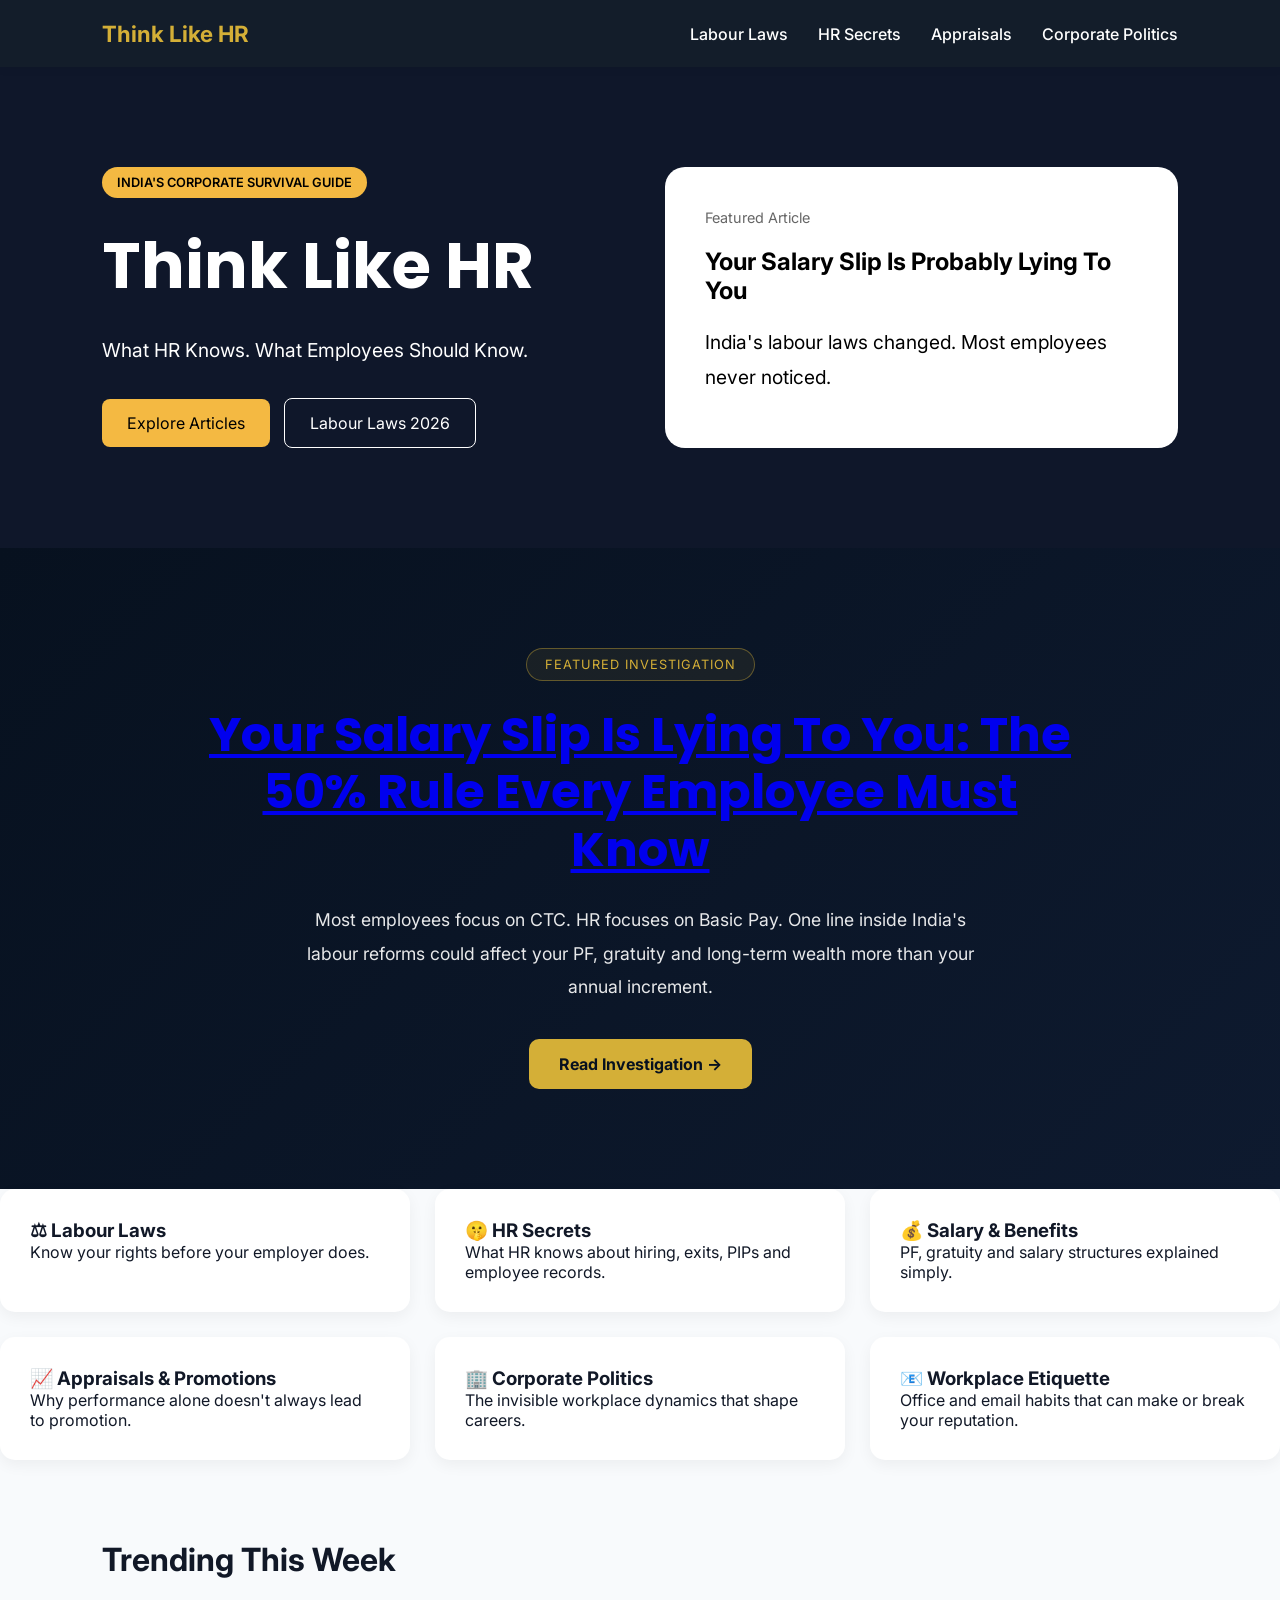
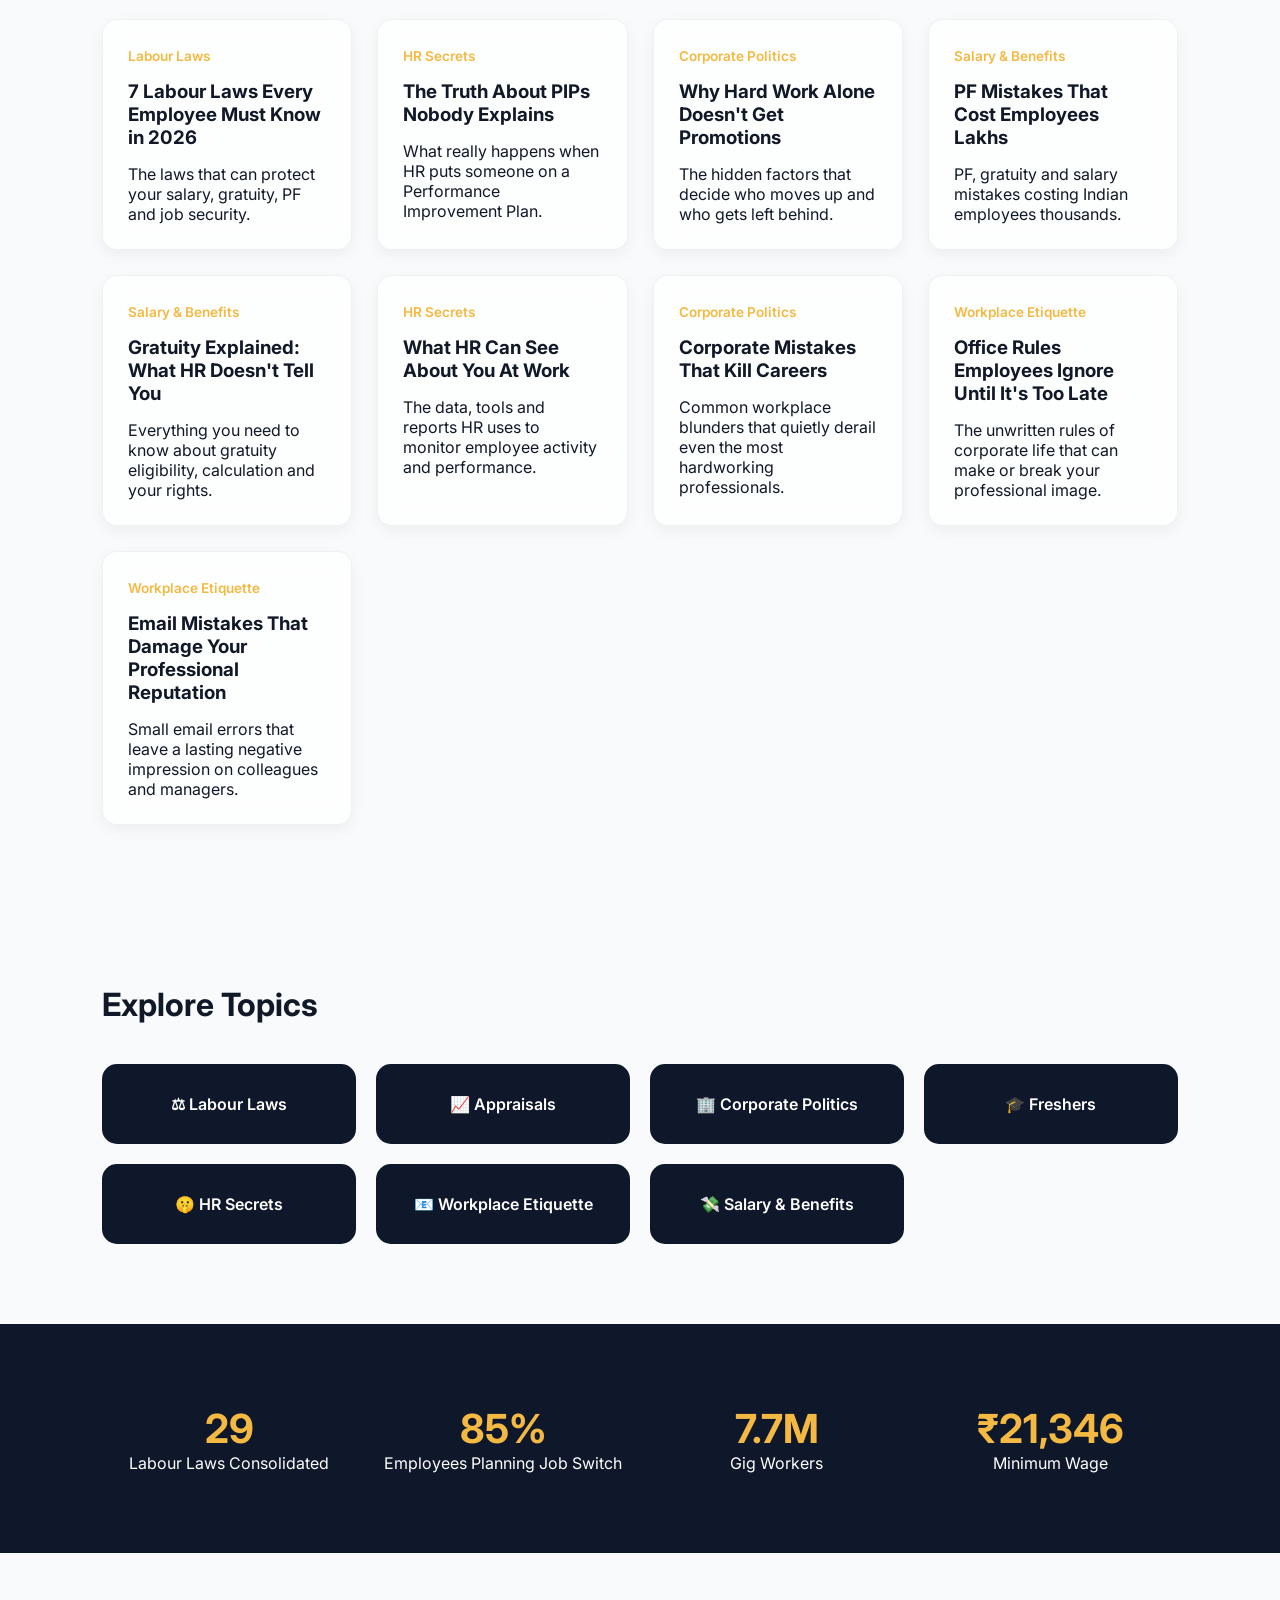
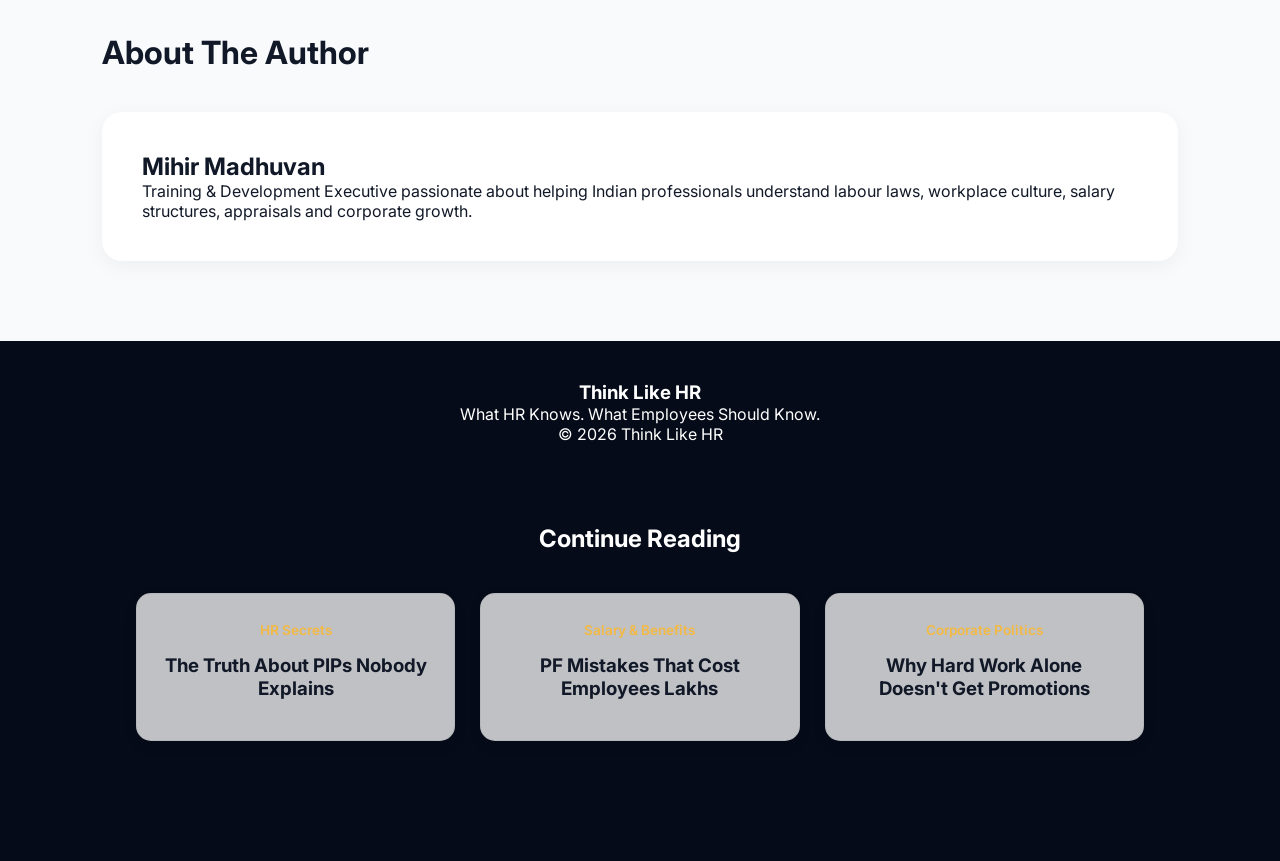
<file: index.html>
<!DOCTYPE html>
<html lang="en">
<head>
    <meta charset="UTF-8">
    <meta name="viewport" content="width=device-width, initial-scale=1.0">
    <title>Think Like HR | What HR Knows. What Employees Should Know.</title>

    <meta name="description" content="Labour Laws, HR Secrets, Workplace Etiquette, Salary & Benefits, Corporate Politics and Career Growth for Indian Professionals.">

    <link rel="stylesheet" href="assets/css/style.css">

    <link href="https://fonts.googleapis.com/css2?family=Inter:wght@300;400;500;600&family=Poppins:wght@500;600;700;800&display=swap" rel="stylesheet">
</head>

<body>

    <!-- NAVBAR -->
   <nav class="navbar">

    <div class="logo">
        Think Like HR
    </div>

    <ul class="nav-links">
        <li><a href="#">Labour Laws</a></li>
        <li><a href="#">HR Secrets</a></li>
        <li><a href="#">Appraisals</a></li>
        <li><a href="#">Corporate Politics</a></li>
    </ul>

</nav>

    <!-- HERO -->
    <section class="hero">

        <div class="hero-content">

            <span class="badge">
                INDIA'S CORPORATE SURVIVAL GUIDE
            </span>

            <h1>
                Think Like HR
            </h1>

            <p>
                What HR Knows. What Employees Should Know.
            </p>

            <div class="hero-buttons">
                <a href="#trending" class="btn-primary">
                    Explore Articles
                </a>

                <a href="articles/labour-laws-2026.html" class="btn-secondary">
                    Labour Laws 2026
                </a>
            </div>

        </div>

        <div class="featured-card">

            <span class="featured-tag">
                Featured Article
            </span>

            <h2>
                Your Salary Slip Is Probably Lying To You
            </h2>

            <p>
                India's labour laws changed. Most employees never noticed.
            </p>

        </div>

    </section>

<!-- FEATURED INVESTIGATION -->

<section class="investigation">

    <div class="investigation-content">

        <span class="investigation-label">
            FEATURED INVESTIGATION
        </span>

        <h2>
         <a href="articles/labour-laws-2026.html">
            Your Salary Slip Is Lying To You:
            The 50% Rule Every Employee Must Know
           </a>
        </h2>

        <p>
            Most employees focus on CTC.
            HR focuses on Basic Pay.

            One line inside India's labour reforms could affect your PF,
            gratuity and long-term wealth more than your annual increment.
        </p>

        <a href="articles/labour-laws-2026.html" class="investigation-btn">
            Read Investigation →
        </a>

    </div>

</section>

    <!-- FEATURED INSIGHTS -->
    <div class="insight-grid">

   <a href="categories/labour-laws.html" class="insight-card">
    <h3>⚖ Labour Laws</h3>
    <p>Know your rights before your employer does.</p>
</a>

    <div class="insight-card">
        <h3>🤫 HR Secrets</h3>
        <p>What HR knows about hiring, exits, PIPs and employee records.</p>
    </div>

    <div class="insight-card">
        <h3>💰 Salary & Benefits</h3>
        <p>PF, gratuity and salary structures explained simply.</p>
    </div>

    <div class="insight-card">
        <h3>📈 Appraisals & Promotions</h3>
        <p>Why performance alone doesn't always lead to promotion.</p>
    </div>

    <div class="insight-card">
        <h3>🏢 Corporate Politics</h3>
        <p>The invisible workplace dynamics that shape careers.</p>
    </div>

    <div class="insight-card">
        <h3>📧 Workplace Etiquette</h3>
        <p>Office and email habits that can make or break your reputation.</p>
    </div>

</div>

    </section>

<!-- TRENDING ARTICLES -->

<section class="trending">

    <div class="section-title">
        Trending This Week
    </div>

    <div class="article-grid">

        <div class="article-card">
            <span class="category">Labour Laws</span>

            <h3>
                <a href="articles/labour-laws-2026.html">7 Labour Laws Every Employee Must Know in 2026</a>
            </h3>

            <p>
                The laws that can protect your salary, gratuity, PF and job security.
            </p>
        </div>

        <div class="article-card">
            <span class="category">HR Secrets</span>

            <h3>
                <a href="articles/pip-truth.html">The Truth About PIPs Nobody Explains</a>
            </h3>

            <p>
                What really happens when HR puts someone on a Performance Improvement Plan.
            </p>
        </div>

        <div class="article-card">
            <span class="category">Corporate Politics</span>

            <h3>
                <a href="articles/hard-work-promotions.html">Why Hard Work Alone Doesn't Get Promotions</a>
            </h3>

            <p>
                The hidden factors that decide who moves up and who gets left behind.
            </p>
        </div>

        <div class="article-card">
            <span class="category">Salary & Benefits</span>

            <h3>
                <a href="articles/pf-mistakes.html">PF Mistakes That Cost Employees Lakhs</a>
            </h3>

            <p>
                PF, gratuity and salary mistakes costing Indian employees thousands.
            </p>
        </div>

        <div class="article-card">
            <span class="category">Salary & Benefits</span>

            <h3>
                <a href="articles/gratuity-explained.html">Gratuity Explained: What HR Doesn't Tell You</a>
            </h3>

            <p>
                Everything you need to know about gratuity eligibility, calculation and your rights.
            </p>
        </div>

        <div class="article-card">
            <span class="category">HR Secrets</span>

            <h3>
                <a href="articles/what-hr-can-see.html">What HR Can See About You At Work</a>
            </h3>

            <p>
                The data, tools and reports HR uses to monitor employee activity and performance.
            </p>
        </div>

        <div class="article-card">
            <span class="category">Corporate Politics</span>

            <h3>
                <a href="articles/corporate-mistakes.html">Corporate Mistakes That Kill Careers</a>
            </h3>

            <p>
                Common workplace blunders that quietly derail even the most hardworking professionals.
            </p>
        </div>

        <div class="article-card">
            <span class="category">Workplace Etiquette</span>

            <h3>
                <a href="articles/office-rules.html">Office Rules Employees Ignore Until It's Too Late</a>
            </h3>

            <p>
                The unwritten rules of corporate life that can make or break your professional image.
            </p>
        </div>

        <div class="article-card">
            <span class="category">Workplace Etiquette</span>

            <h3>
                <a href="articles/email-mistakes.html">Email Mistakes That Damage Your Professional Reputation</a>
            </h3>

            <p>
                Small email errors that leave a lasting negative impression on colleagues and managers.
            </p>
        </div>

    </div>

</section>

    <!-- CATEGORIES -->

<section class="categories">

    <div class="section-title">
        Explore Topics
    </div>

    <div class="category-grid">

        <div class="category-card">⚖ Labour Laws</div>

        <div class="category-card">📈 Appraisals</div>

        <div class="category-card">🏢 Corporate Politics</div>

        <div class="category-card">🎓 Freshers</div>

        <div class="category-card">🤫 HR Secrets</div>

        <div class="category-card">📧 Workplace Etiquette</div>

        <div class="category-card">💸 Salary & Benefits</div>

    </div>

</section>

    <!-- STATS -->

<section class="stats">

    <div class="stat-card">
        <h2>29</h2>
        <p>Labour Laws Consolidated</p>
    </div>

    <div class="stat-card">
        <h2>85%</h2>
        <p>Employees Planning Job Switch</p>
    </div>

    <div class="stat-card">
        <h2>7.7M</h2>
        <p>Gig Workers</p>
    </div>

    <div class="stat-card">
        <h2>₹21,346</h2>
        <p>Minimum Wage</p>
    </div>

</section>

    <!-- ABOUT AUTHOR -->

<section class="about-author">

    <div class="section-title">
        About The Author
    </div>

    <div class="author-box">

        <h2>Mihir Madhuvan</h2>

        <p>
            Training & Development Executive passionate about helping Indian professionals understand labour laws, workplace culture, salary structures, appraisals and corporate growth.
        </p>

    </div>

</section>

<footer>

    <h3>Think Like HR</h3>

    <p>
        What HR Knows. What Employees Should Know.
    </p>

    <p>
        © 2026 Think Like HR
    </p>

<section class="related-articles">

    <h2>Continue Reading</h2>

    <div class="article-grid">

        <div class="article-card">

            <span class="category">
                HR Secrets
            </span>

            <h3>
                <a href="articles/pip-truth.html">The Truth About PIPs Nobody Explains</a>
            </h3>

        </div>

        <div class="article-card">

            <span class="category">
                Salary & Benefits
            </span>

            <h3>
                <a href="articles/pf-mistakes.html">PF Mistakes That Cost Employees Lakhs</a>
            </h3>

        </div>

        <div class="article-card">

            <span class="category">
                Corporate Politics
            </span>

            <h3>
                <a href="articles/hard-work-promotions.html">Why Hard Work Alone Doesn't Get Promotions</a>
            </h3>

        </div>

    </div>

</section>

</footer>

</body>
</html>
</file>
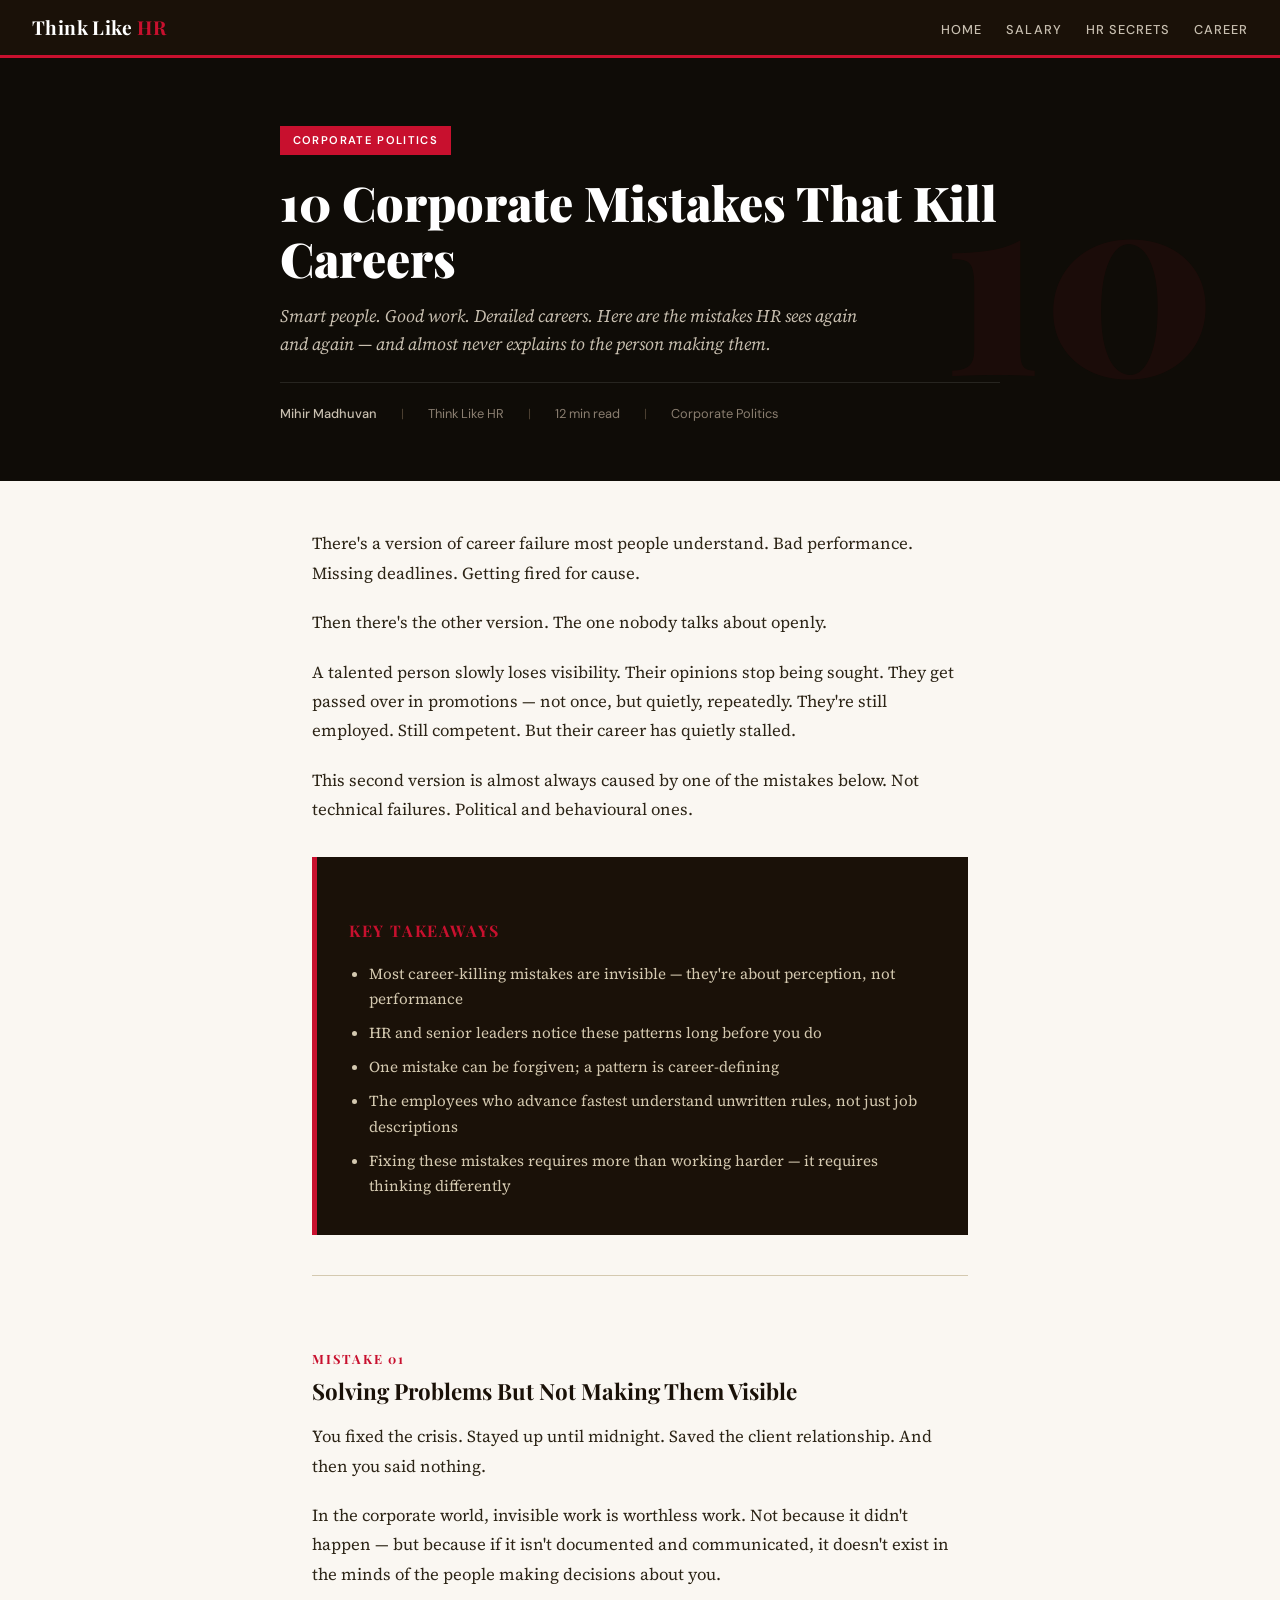
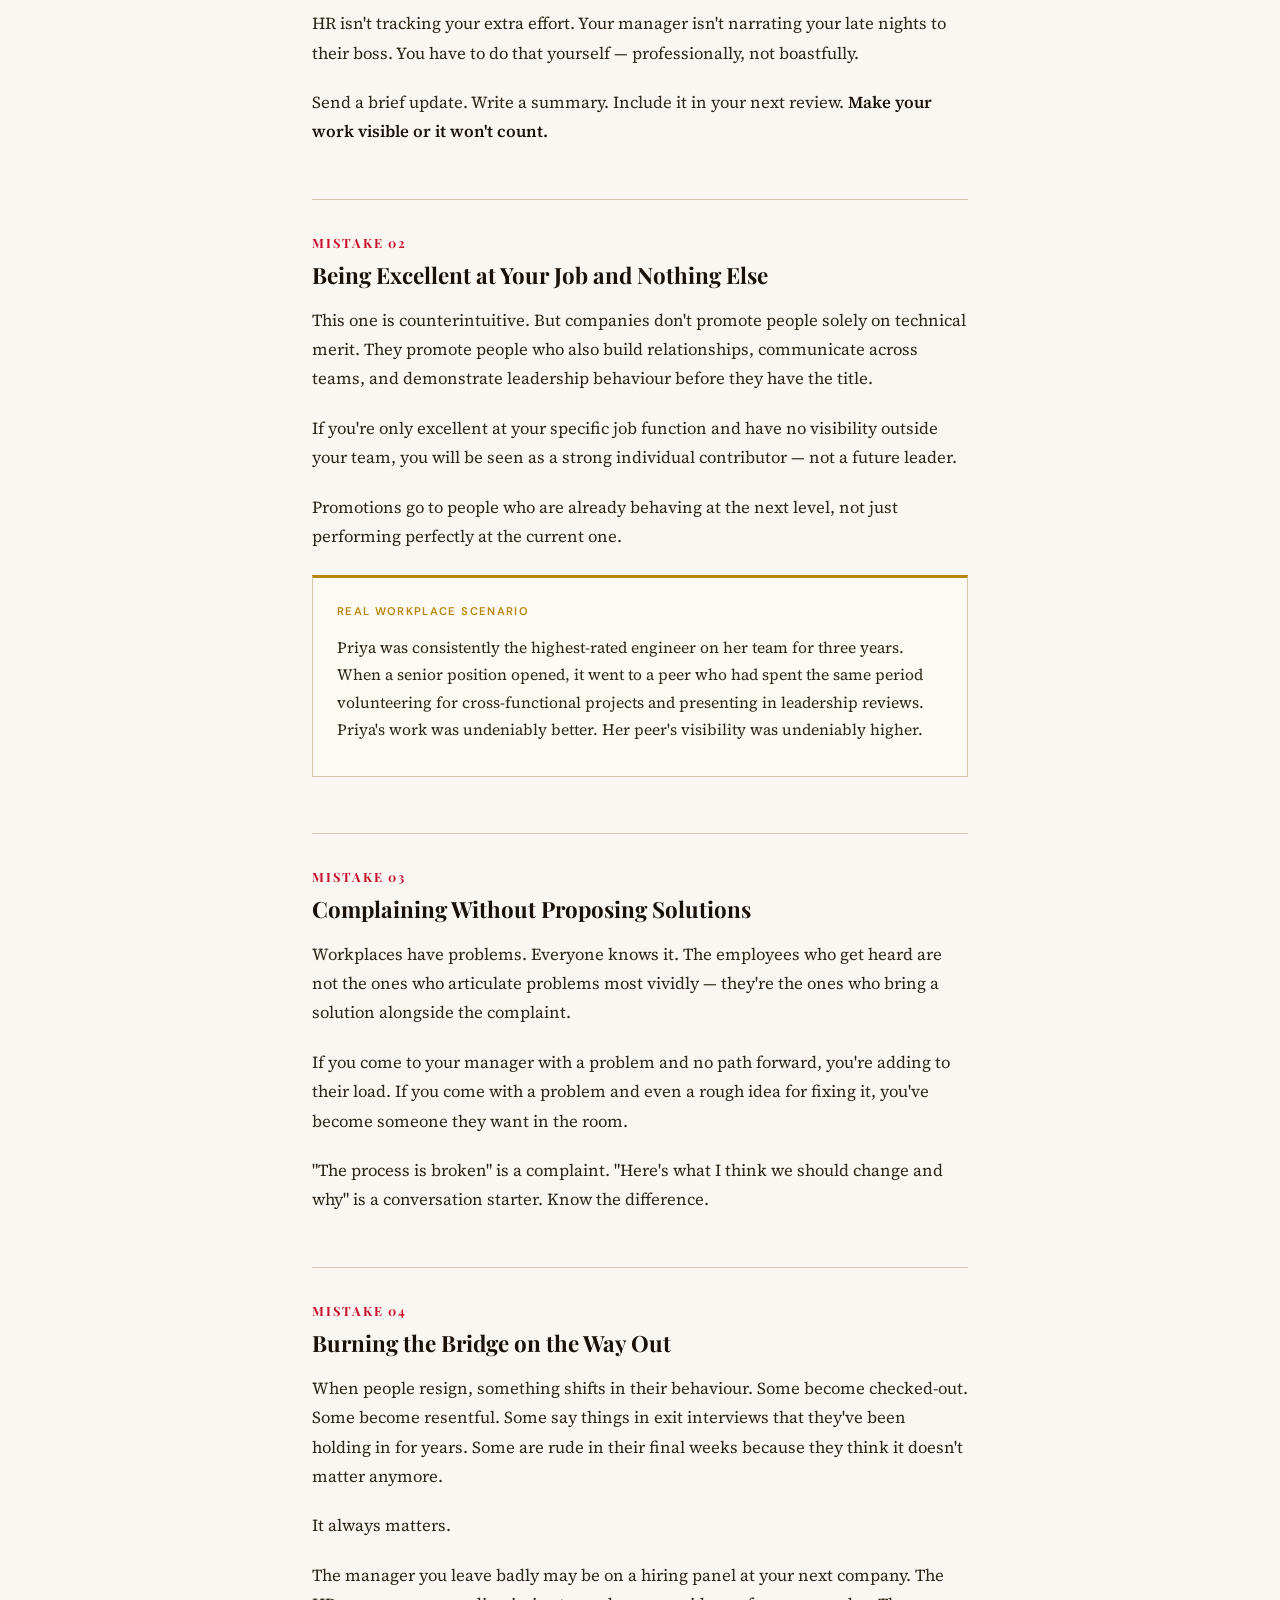
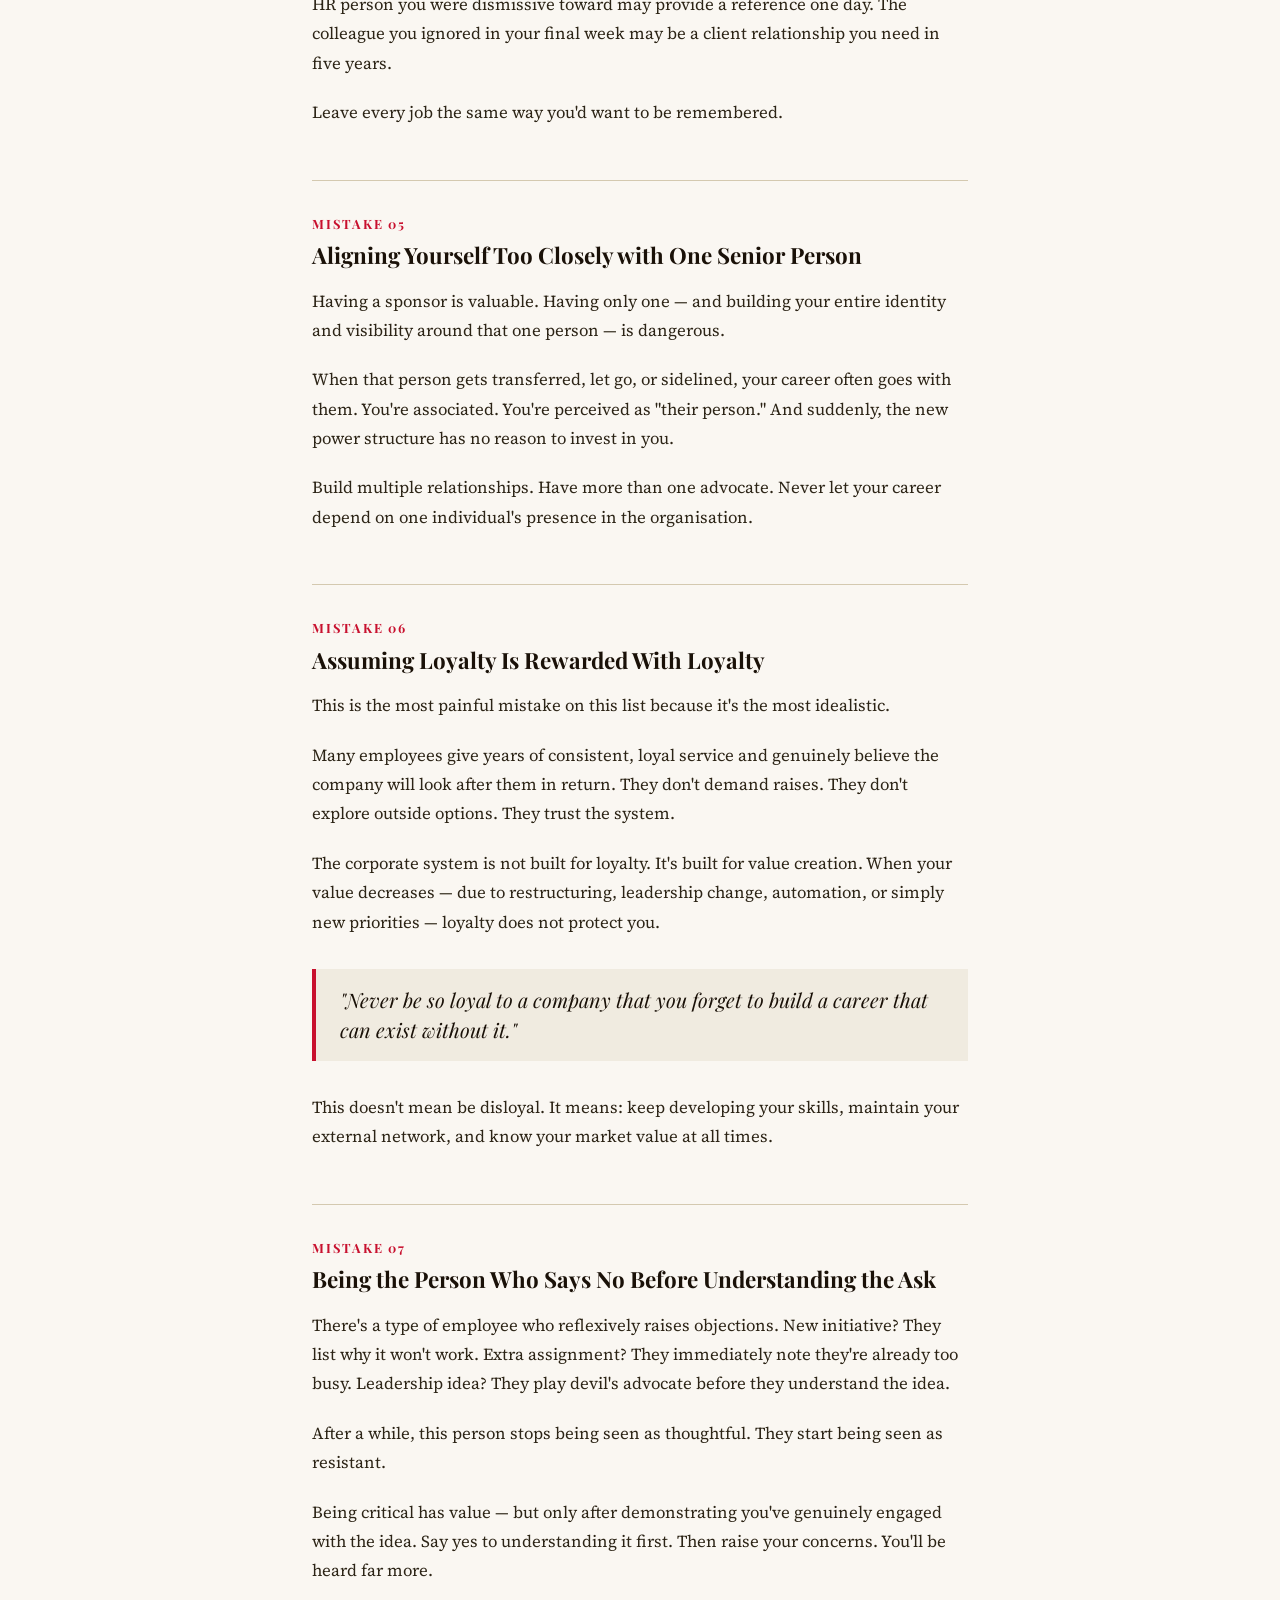
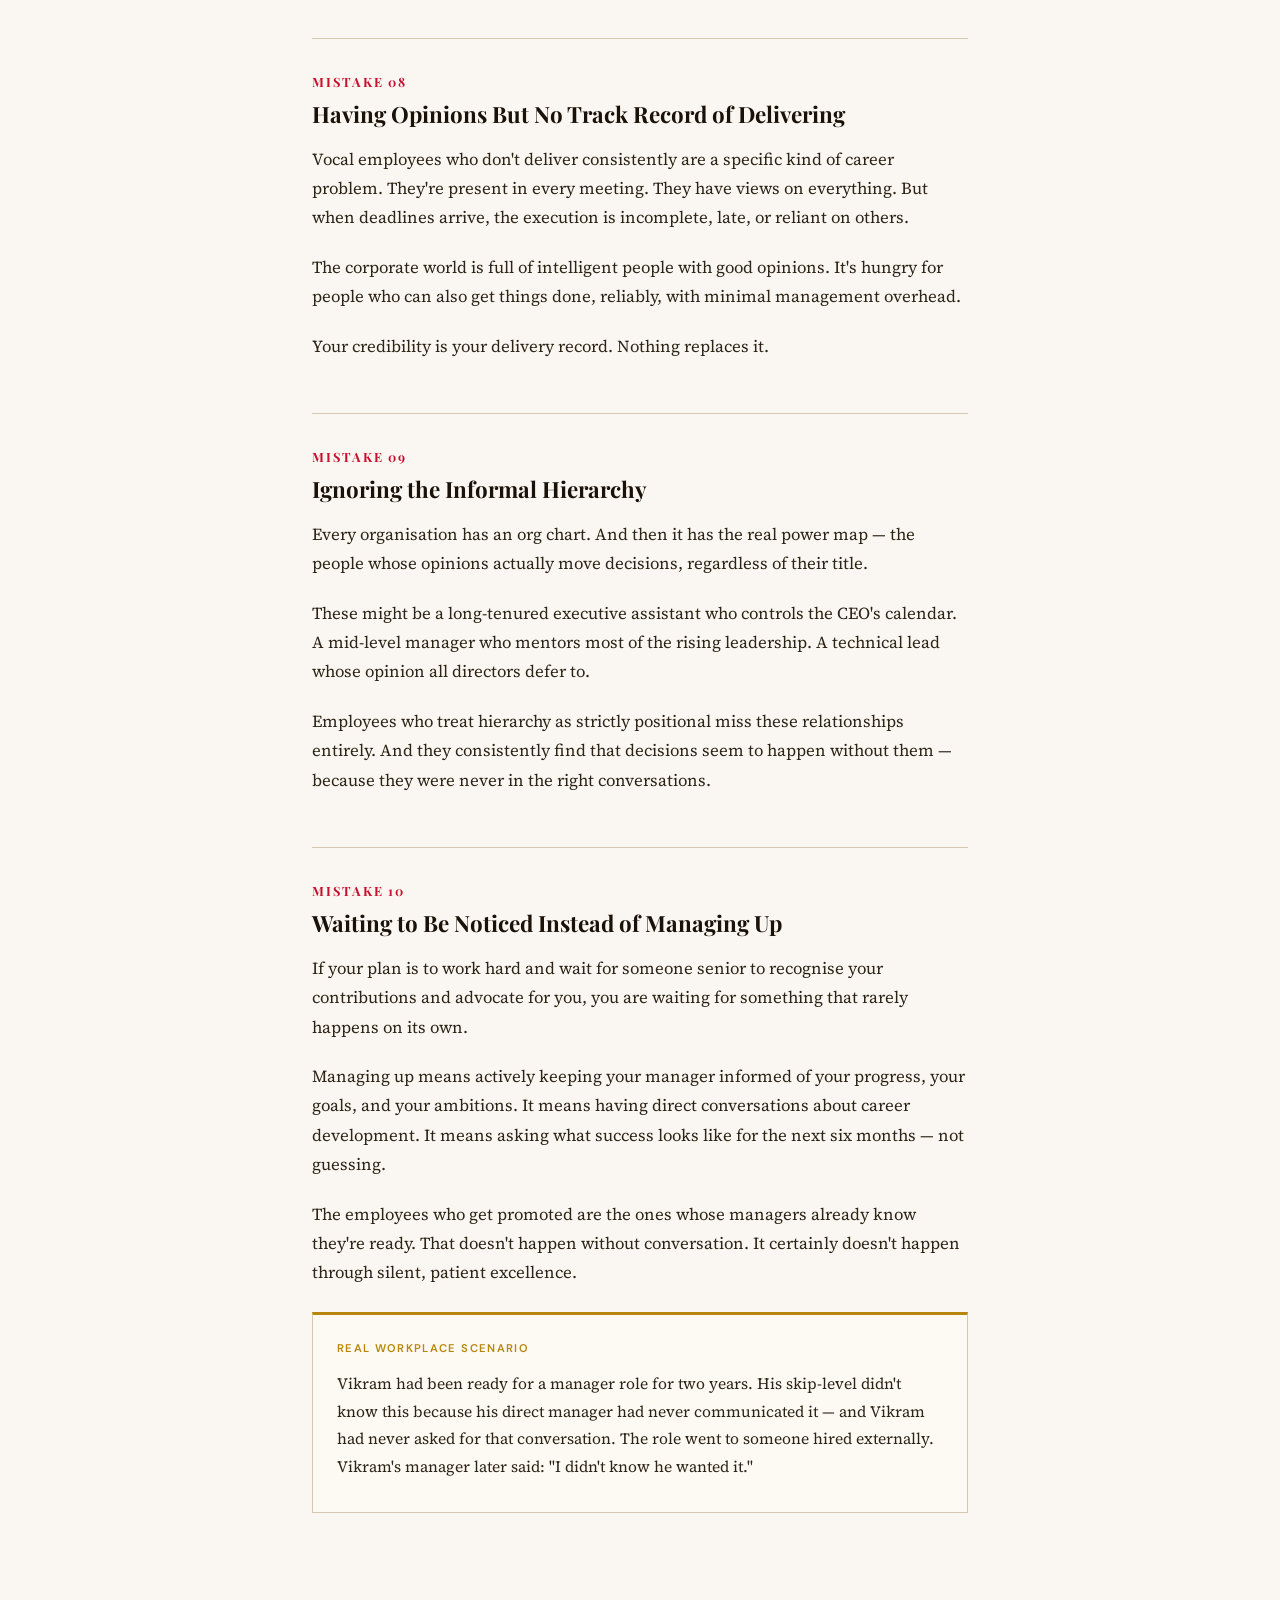
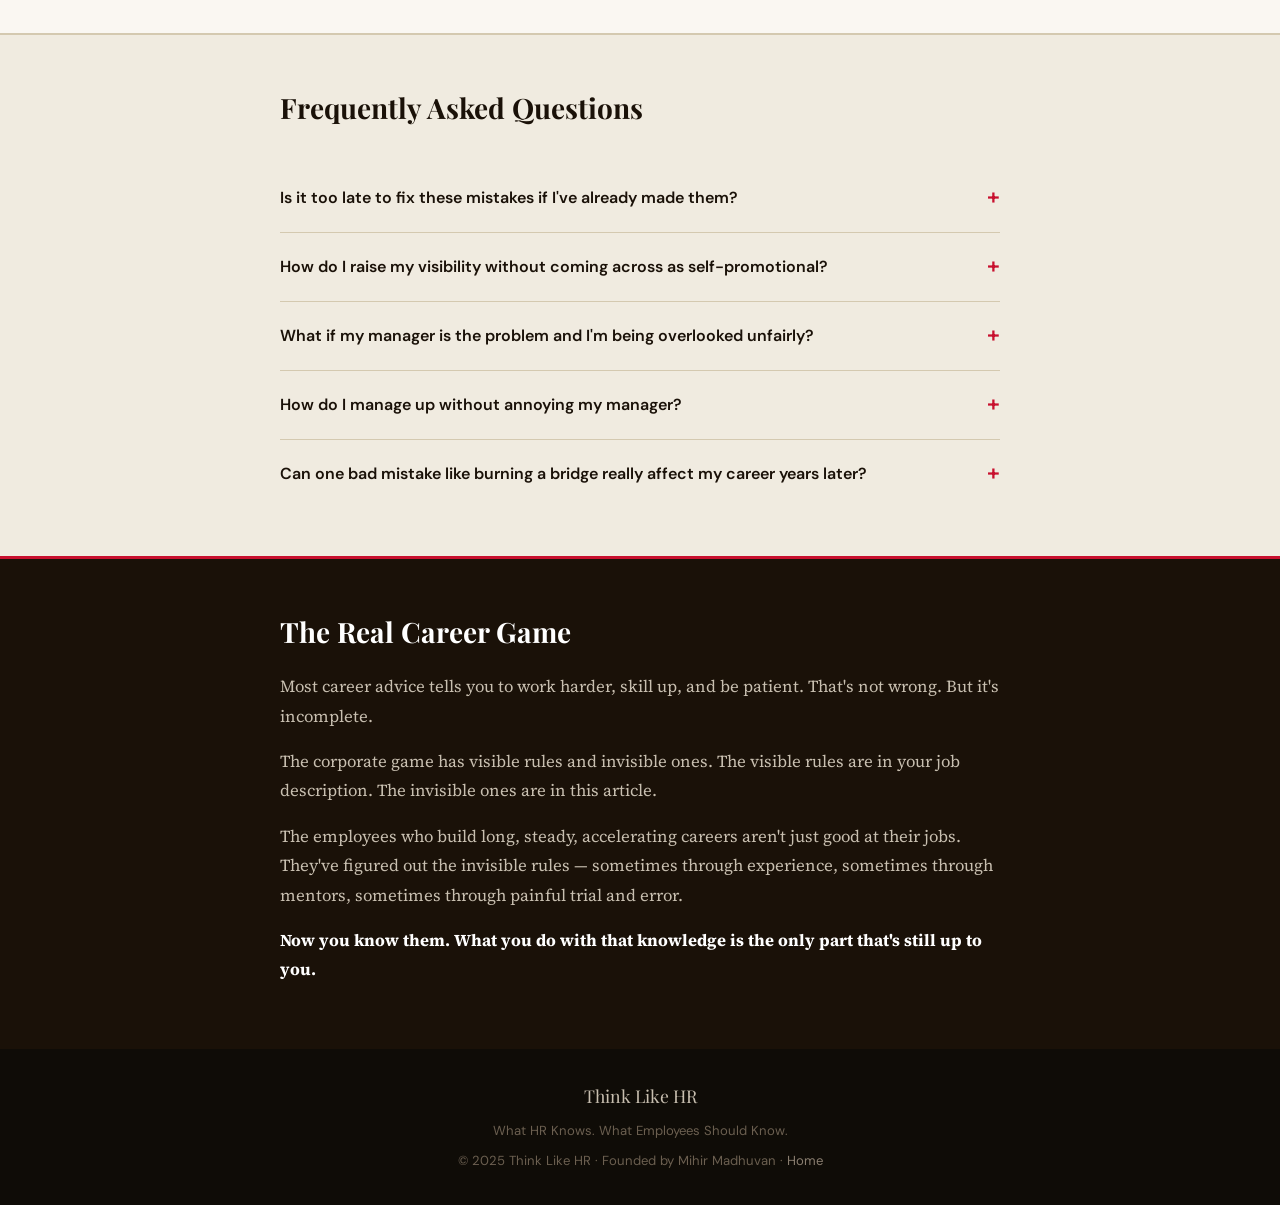
<file: articles/corporate-mistakes.html>
<!DOCTYPE html>
<html lang="en">
<head>
<meta charset="UTF-8">
<meta name="viewport" content="width=device-width, initial-scale=1.0">
<title>10 Corporate Mistakes That Kill Careers | Think Like HR</title>
<meta name="description" content="These aren't mistakes you make on a project. These are the invisible, political career errors that quietly sideline talented employees — and nobody warns you about them.">
<meta name="author" content="Mihir Madhuvan">
<meta property="og:title" content="10 Corporate Mistakes That Kill Careers | Think Like HR">
<meta property="og:description" content="The invisible, political career errors that quietly sideline talented employees — and nobody warns you about them.">
<meta property="og:type" content="article">
<link rel="preconnect" href="https://fonts.googleapis.com">
<link rel="preconnect" href="https://fonts.gstatic.com" crossorigin>
<link href="https://fonts.googleapis.com/css2?family=Playfair+Display:ital,wght@0,400;0,700;0,900;1,400;1,700&family=Source+Serif+4:ital,opsz,wght@0,8..60,300;0,8..60,400;0,8..60,600;1,8..60,300;1,8..60,400&family=DM+Sans:wght@300;400;500;600&display=swap" rel="stylesheet">
<style>
  :root {
    --ink: #1a1108;
    --ink-light: #3d3022;
    --paper: #faf7f2;
    --paper-dark: #f0ebe0;
    --accent: #c8102e;
    --accent-gold: #b8860b;
    --accent-warm: #e8d5b0;
    --rule: #d4c9b0;
    --text-body: #2c2416;
    --text-muted: #7a6e5f;
    --col-width: 720px;
  }
  *, *::before, *::after { box-sizing: border-box; margin: 0; padding: 0; }
  html { scroll-behavior: smooth; }
  body {
    background: var(--paper);
    color: var(--text-body);
    font-family: 'Source Serif 4', Georgia, serif;
    font-size: 18px;
    line-height: 1.75;
    -webkit-font-smoothing: antialiased;
  }
  .reading-progress {
    position: fixed; top: 0; left: 0; height: 3px;
    background: var(--accent); width: 0%; z-index: 9999;
    transition: width 0.1s linear;
  }
  .navbar {
    position: sticky; top: 0; z-index: 100;
    background: var(--ink); border-bottom: 3px solid var(--accent);
    padding: 0 2rem; display: flex; align-items: center;
    justify-content: space-between; height: 58px;
  }
  .logo {
    font-family: 'Playfair Display', serif; font-size: 1.2rem;
    font-weight: 700; color: #fff; text-decoration: none; letter-spacing: 0.02em;
  }
  .logo span { color: var(--accent); }
  .nav-links { display: flex; gap: 1.5rem; list-style: none; }
  .nav-links a {
    color: #c8bfb0; text-decoration: none; font-family: 'DM Sans', sans-serif;
    font-size: 0.8rem; font-weight: 500; letter-spacing: 0.08em;
    text-transform: uppercase; transition: color 0.2s;
  }
  .nav-links a:hover { color: #fff; }
  .article-hero {
    background: #0f0c07; color: #fff;
    padding: 4rem 2rem 3.5rem; position: relative; overflow: hidden;
  }
  .article-hero::after {
    content: '10';
    position: absolute; right: 5%; top: 50%; transform: translateY(-50%);
    font-family: 'Playfair Display', serif;
    font-size: clamp(8rem, 20vw, 16rem); font-weight: 900;
    color: rgba(200,16,46,0.07); line-height: 1; pointer-events: none;
    user-select: none;
  }
  .hero-inner { max-width: var(--col-width); margin: 0 auto; position: relative; }
  .article-tag {
    display: inline-block; background: var(--accent); color: #fff;
    font-family: 'DM Sans', sans-serif; font-size: 0.7rem; font-weight: 600;
    letter-spacing: 0.12em; text-transform: uppercase; padding: 0.3rem 0.8rem;
    margin-bottom: 1.25rem;
  }
  .article-hero h1 {
    font-family: 'Playfair Display', serif;
    font-size: clamp(2rem, 5vw, 3rem); font-weight: 900;
    line-height: 1.15; color: #fff; margin-bottom: 1rem;
  }
  .article-subtitle {
    font-size: 1.1rem; color: #c8bfb0; font-style: italic;
    margin-bottom: 1.5rem; line-height: 1.6; max-width: 600px;
  }
  .article-meta {
    display: flex; align-items: center; gap: 1.5rem; flex-wrap: wrap;
    font-family: 'DM Sans', sans-serif; font-size: 0.8rem; color: #8a7e70;
    border-top: 1px solid rgba(255,255,255,0.1); padding-top: 1.25rem;
  }
  .article-meta .author { color: #c8bfb0; font-weight: 500; }
  .article-meta .sep { color: #4a3e30; }
  .article-container {
    max-width: var(--col-width); margin: 0 auto; padding: 3rem 2rem 4rem;
  }
  .article-container h2 {
    font-family: 'Playfair Display', serif; font-size: 1.6rem;
    font-weight: 700; color: var(--ink); margin: 2.5rem 0 0.75rem; line-height: 1.3;
  }
  .article-container h3 {
    font-family: 'DM Sans', sans-serif; font-size: 1rem; font-weight: 600;
    color: var(--accent); letter-spacing: 0.08em; text-transform: uppercase;
    margin: 2rem 0 0.5rem;
  }
  .article-container p { margin-bottom: 1.25rem; font-size: 1.05rem; }
  .article-container ul, .article-container ol { margin: 1rem 0 1.5rem 1.5rem; }
  .article-container li { margin-bottom: 0.6rem; font-size: 1.05rem; line-height: 1.7; }
  .article-container strong { font-weight: 600; color: var(--ink); }
  .pull-quote {
    border-left: 4px solid var(--accent); padding: 1rem 1.5rem;
    margin: 2rem 0; background: var(--paper-dark);
  }
  .pull-quote p {
    font-family: 'Playfair Display', serif; font-size: 1.25rem;
    font-style: italic; color: var(--ink); margin: 0; line-height: 1.5;
  }
  .takeaways-box {
    background: var(--ink); color: #fff; padding: 1.75rem 2rem;
    margin: 2rem 0; border-left: 5px solid var(--accent);
  }
  .takeaways-box h3 {
    font-family: 'Playfair Display', serif; font-size: 1rem; font-weight: 700;
    color: var(--accent); letter-spacing: 0.1em; text-transform: uppercase;
    margin-bottom: 1rem;
  }
  .takeaways-box ul { margin: 0 0 0 1.25rem; }
  .takeaways-box li { color: #d4c9b0; margin-bottom: 0.5rem; font-size: 0.95rem; }
  .mistake-block {
    counter-increment: mistakes;
    border-bottom: 1px solid var(--rule);
    padding: 2rem 0;
  }
  .mistake-block:last-of-type { border-bottom: none; }
  .mistake-number {
    font-family: 'Playfair Display', serif;
    font-size: 0.8rem; font-weight: 700;
    color: var(--accent); letter-spacing: 0.15em;
    text-transform: uppercase; margin-bottom: 0.4rem;
    display: block;
  }
  .mistake-title {
    font-family: 'Playfair Display', serif; font-size: 1.4rem;
    font-weight: 700; color: var(--ink); margin-bottom: 1rem; line-height: 1.3;
  }
  .scenario-box {
    border: 1px solid var(--rule); border-top: 3px solid var(--accent-gold);
    padding: 1.5rem; margin: 1.5rem 0; background: #fdf9f3;
  }
  .scenario-box .scenario-label {
    font-family: 'DM Sans', sans-serif; font-size: 0.7rem; font-weight: 600;
    letter-spacing: 0.12em; text-transform: uppercase;
    color: var(--accent-gold); margin-bottom: 0.75rem;
  }
  .scenario-box p { font-size: 0.98rem; margin-bottom: 0.5rem; }
  .hr-divider { border: none; border-top: 1px solid var(--rule); margin: 2.5rem 0; }
  .faq-section {
    background: var(--paper-dark); border-top: 2px solid var(--rule); padding: 3rem 2rem;
  }
  .faq-inner { max-width: var(--col-width); margin: 0 auto; }
  .faq-section h2 {
    font-family: 'Playfair Display', serif; font-size: 1.75rem;
    font-weight: 700; margin-bottom: 2rem; color: var(--ink);
  }
  .faq-item { border-bottom: 1px solid var(--rule); padding: 1.25rem 0; }
  .faq-item:last-child { border-bottom: none; }
  .faq-q {
    font-family: 'DM Sans', sans-serif; font-size: 1rem; font-weight: 600;
    color: var(--ink); cursor: pointer; display: flex;
    justify-content: space-between; align-items: flex-start; gap: 1rem;
  }
  .faq-q::after { content: '+'; font-size: 1.4rem; color: var(--accent); flex-shrink: 0; line-height: 1.2; }
  .faq-item.open .faq-q::after { content: '−'; }
  .faq-a { display: none; padding-top: 0.75rem; color: var(--text-body); font-size: 0.98rem; line-height: 1.7; }
  .faq-item.open .faq-a { display: block; }
  .conclusion {
    background: var(--ink); color: #fff; padding: 3rem 2rem; border-top: 3px solid var(--accent);
  }
  .conclusion-inner { max-width: var(--col-width); margin: 0 auto; }
  .conclusion h2 {
    font-family: 'Playfair Display', serif; font-size: 1.75rem;
    font-weight: 700; color: #fff; margin-bottom: 1rem;
  }
  .conclusion p { color: #c8bfb0; font-size: 1.05rem; margin-bottom: 1rem; line-height: 1.75; }
  .conclusion strong { color: #fff; }
  footer {
    background: #0f0c07; color: #6b5f50; padding: 2rem;
    text-align: center; font-family: 'DM Sans', sans-serif; font-size: 0.82rem;
  }
  footer .footer-logo { font-family: 'Playfair Display', serif; font-size: 1.1rem; color: #c8bfb0; margin-bottom: 0.5rem; }
  footer a { color: #8a7e70; text-decoration: none; }
  footer a:hover { color: var(--accent); }
  @media (max-width: 640px) {
    .nav-links { display: none; }
    .article-container { padding: 2rem 1.25rem; }
    .article-hero { padding: 2.5rem 1.25rem; }
    .faq-section, .conclusion { padding: 2rem 1.25rem; }
    .article-hero::after { display: none; }
  }
</style>
</head>
<body>

<div class="reading-progress" id="readingProgress"></div>

<nav class="navbar">
  <a href="../index.html" class="logo">Think Like <span>HR</span></a>
  <ul class="nav-links">
    <li><a href="../index.html">Home</a></li>
    <li><a href="#">Salary</a></li>
    <li><a href="#">HR Secrets</a></li>
    <li><a href="#">Career</a></li>
  </ul>
</nav>

<header class="article-hero">
  <div class="hero-inner">
    <span class="article-tag">Corporate Politics</span>
    <h1>10 Corporate Mistakes That Kill Careers</h1>
    <p class="article-subtitle">Smart people. Good work. Derailed careers. Here are the mistakes HR sees again and again — and almost never explains to the person making them.</p>
    <div class="article-meta">
      <span class="author">Mihir Madhuvan</span>
      <span class="sep">|</span>
      <span>Think Like HR</span>
      <span class="sep">|</span>
      <span>12 min read</span>
      <span class="sep">|</span>
      <span>Corporate Politics</span>
    </div>
  </div>
</header>

<main class="article-container">

  <p>There's a version of career failure most people understand. Bad performance. Missing deadlines. Getting fired for cause.</p>

  <p>Then there's the other version. The one nobody talks about openly.</p>

  <p>A talented person slowly loses visibility. Their opinions stop being sought. They get passed over in promotions — not once, but quietly, repeatedly. They're still employed. Still competent. But their career has quietly stalled.</p>

  <p>This second version is almost always caused by one of the mistakes below. Not technical failures. Political and behavioural ones.</p>

  <div class="takeaways-box">
    <h3>Key Takeaways</h3>
    <ul>
      <li>Most career-killing mistakes are invisible — they're about perception, not performance</li>
      <li>HR and senior leaders notice these patterns long before you do</li>
      <li>One mistake can be forgiven; a pattern is career-defining</li>
      <li>The employees who advance fastest understand unwritten rules, not just job descriptions</li>
      <li>Fixing these mistakes requires more than working harder — it requires thinking differently</li>
    </ul>
  </div>

  <hr class="hr-divider">

  <div class="mistake-block">
    <span class="mistake-number">Mistake 01</span>
    <div class="mistake-title">Solving Problems But Not Making Them Visible</div>
    <p>You fixed the crisis. Stayed up until midnight. Saved the client relationship. And then you said nothing.</p>
    <p>In the corporate world, invisible work is worthless work. Not because it didn't happen — but because if it isn't documented and communicated, it doesn't exist in the minds of the people making decisions about you.</p>
    <p>HR isn't tracking your extra effort. Your manager isn't narrating your late nights to their boss. You have to do that yourself — professionally, not boastfully.</p>
    <p>Send a brief update. Write a summary. Include it in your next review. <strong>Make your work visible or it won't count.</strong></p>
  </div>

  <div class="mistake-block">
    <span class="mistake-number">Mistake 02</span>
    <div class="mistake-title">Being Excellent at Your Job and Nothing Else</div>
    <p>This one is counterintuitive. But companies don't promote people solely on technical merit. They promote people who also build relationships, communicate across teams, and demonstrate leadership behaviour before they have the title.</p>
    <p>If you're only excellent at your specific job function and have no visibility outside your team, you will be seen as a strong individual contributor — not a future leader.</p>
    <p>Promotions go to people who are already behaving at the next level, not just performing perfectly at the current one.</p>

    <div class="scenario-box">
      <div class="scenario-label">Real Workplace Scenario</div>
      <p>Priya was consistently the highest-rated engineer on her team for three years. When a senior position opened, it went to a peer who had spent the same period volunteering for cross-functional projects and presenting in leadership reviews. Priya's work was undeniably better. Her peer's visibility was undeniably higher.</p>
    </div>
  </div>

  <div class="mistake-block">
    <span class="mistake-number">Mistake 03</span>
    <div class="mistake-title">Complaining Without Proposing Solutions</div>
    <p>Workplaces have problems. Everyone knows it. The employees who get heard are not the ones who articulate problems most vividly — they're the ones who bring a solution alongside the complaint.</p>
    <p>If you come to your manager with a problem and no path forward, you're adding to their load. If you come with a problem and even a rough idea for fixing it, you've become someone they want in the room.</p>
    <p>"The process is broken" is a complaint. "Here's what I think we should change and why" is a conversation starter. Know the difference.</p>
  </div>

  <div class="mistake-block">
    <span class="mistake-number">Mistake 04</span>
    <div class="mistake-title">Burning the Bridge on the Way Out</div>
    <p>When people resign, something shifts in their behaviour. Some become checked-out. Some become resentful. Some say things in exit interviews that they've been holding in for years. Some are rude in their final weeks because they think it doesn't matter anymore.</p>
    <p>It always matters.</p>
    <p>The manager you leave badly may be on a hiring panel at your next company. The HR person you were dismissive toward may provide a reference one day. The colleague you ignored in your final week may be a client relationship you need in five years.</p>
    <p>Leave every job the same way you'd want to be remembered.</p>
  </div>

  <div class="mistake-block">
    <span class="mistake-number">Mistake 05</span>
    <div class="mistake-title">Aligning Yourself Too Closely with One Senior Person</div>
    <p>Having a sponsor is valuable. Having only one — and building your entire identity and visibility around that one person — is dangerous.</p>
    <p>When that person gets transferred, let go, or sidelined, your career often goes with them. You're associated. You're perceived as "their person." And suddenly, the new power structure has no reason to invest in you.</p>
    <p>Build multiple relationships. Have more than one advocate. Never let your career depend on one individual's presence in the organisation.</p>
  </div>

  <div class="mistake-block">
    <span class="mistake-number">Mistake 06</span>
    <div class="mistake-title">Assuming Loyalty Is Rewarded With Loyalty</div>
    <p>This is the most painful mistake on this list because it's the most idealistic.</p>
    <p>Many employees give years of consistent, loyal service and genuinely believe the company will look after them in return. They don't demand raises. They don't explore outside options. They trust the system.</p>
    <p>The corporate system is not built for loyalty. It's built for value creation. When your value decreases — due to restructuring, leadership change, automation, or simply new priorities — loyalty does not protect you.</p>

    <div class="pull-quote">
      <p>"Never be so loyal to a company that you forget to build a career that can exist without it."</p>
    </div>

    <p>This doesn't mean be disloyal. It means: keep developing your skills, maintain your external network, and know your market value at all times.</p>
  </div>

  <div class="mistake-block">
    <span class="mistake-number">Mistake 07</span>
    <div class="mistake-title">Being the Person Who Says No Before Understanding the Ask</div>
    <p>There's a type of employee who reflexively raises objections. New initiative? They list why it won't work. Extra assignment? They immediately note they're already too busy. Leadership idea? They play devil's advocate before they understand the idea.</p>
    <p>After a while, this person stops being seen as thoughtful. They start being seen as resistant.</p>
    <p>Being critical has value — but only after demonstrating you've genuinely engaged with the idea. Say yes to understanding it first. Then raise your concerns. You'll be heard far more.</p>
  </div>

  <div class="mistake-block">
    <span class="mistake-number">Mistake 08</span>
    <div class="mistake-title">Having Opinions But No Track Record of Delivering</div>
    <p>Vocal employees who don't deliver consistently are a specific kind of career problem. They're present in every meeting. They have views on everything. But when deadlines arrive, the execution is incomplete, late, or reliant on others.</p>
    <p>The corporate world is full of intelligent people with good opinions. It's hungry for people who can also get things done, reliably, with minimal management overhead.</p>
    <p>Your credibility is your delivery record. Nothing replaces it.</p>
  </div>

  <div class="mistake-block">
    <span class="mistake-number">Mistake 09</span>
    <div class="mistake-title">Ignoring the Informal Hierarchy</div>
    <p>Every organisation has an org chart. And then it has the real power map — the people whose opinions actually move decisions, regardless of their title.</p>
    <p>These might be a long-tenured executive assistant who controls the CEO's calendar. A mid-level manager who mentors most of the rising leadership. A technical lead whose opinion all directors defer to.</p>
    <p>Employees who treat hierarchy as strictly positional miss these relationships entirely. And they consistently find that decisions seem to happen without them — because they were never in the right conversations.</p>
  </div>

  <div class="mistake-block">
    <span class="mistake-number">Mistake 10</span>
    <div class="mistake-title">Waiting to Be Noticed Instead of Managing Up</div>
    <p>If your plan is to work hard and wait for someone senior to recognise your contributions and advocate for you, you are waiting for something that rarely happens on its own.</p>
    <p>Managing up means actively keeping your manager informed of your progress, your goals, and your ambitions. It means having direct conversations about career development. It means asking what success looks like for the next six months — not guessing.</p>
    <p>The employees who get promoted are the ones whose managers already know they're ready. That doesn't happen without conversation. It certainly doesn't happen through silent, patient excellence.</p>

    <div class="scenario-box">
      <div class="scenario-label">Real Workplace Scenario</div>
      <p>Vikram had been ready for a manager role for two years. His skip-level didn't know this because his direct manager had never communicated it — and Vikram had never asked for that conversation. The role went to someone hired externally. Vikram's manager later said: "I didn't know he wanted it."</p>
    </div>
  </div>

</main>

<section class="faq-section">
  <div class="faq-inner">
    <h2>Frequently Asked Questions</h2>

    <div class="faq-item">
      <div class="faq-q">Is it too late to fix these mistakes if I've already made them?</div>
      <div class="faq-a">Almost never. The most damaging thing is not the mistake itself but failing to recognise it and continuing the same pattern. A change in behaviour — visible, consistent, sustained — does register with managers and HR over time. The correction just takes longer than the mistake did.</div>
    </div>

    <div class="faq-item">
      <div class="faq-q">How do I raise my visibility without coming across as self-promotional?</div>
      <div class="faq-a">Frame it as communication, not credit-claiming. "I wanted to loop you in on what we resolved this week" is not boasting — it's professional communication. Sharing updates, writing summaries, and asking for feedback are all ways to be visible without being political about it.</div>
    </div>

    <div class="faq-item">
      <div class="faq-q">What if my manager is the problem and I'm being overlooked unfairly?</div>
      <div class="faq-a">That is real, and it happens. But even in unfair situations, you have options: build relationships outside your team, document your contributions consistently, and consider whether you need to move internally or externally to find a better environment. Staying in a dysfunctional situation without advocating for yourself is also a mistake.</div>
    </div>

    <div class="faq-item">
      <div class="faq-q">How do I manage up without annoying my manager?</div>
      <div class="faq-a">The key is relevance and brevity. Brief, structured updates — not constant check-ins — are welcome. Ask your manager how they prefer to receive updates. Most good managers are relieved when their team communicates proactively because it reduces their uncertainty about what's happening.</div>
    </div>

    <div class="faq-item">
      <div class="faq-q">Can one bad mistake like burning a bridge really affect my career years later?</div>
      <div class="faq-a">Yes. Industries in India are far smaller than they appear. The ex-manager you treated poorly in 2020 may be the hiring manager at your dream company in 2027. It's not paranoia — it's pattern recognition from how professional networks actually work.</div>
    </div>
  </div>
</section>

<section class="conclusion">
  <div class="conclusion-inner">
    <h2>The Real Career Game</h2>
    <p>Most career advice tells you to work harder, skill up, and be patient. That's not wrong. But it's incomplete.</p>
    <p>The corporate game has visible rules and invisible ones. The visible rules are in your job description. The invisible ones are in this article.</p>
    <p>The employees who build long, steady, accelerating careers aren't just good at their jobs. They've figured out the invisible rules — sometimes through experience, sometimes through mentors, sometimes through painful trial and error.</p>
    <p><strong>Now you know them. What you do with that knowledge is the only part that's still up to you.</strong></p>
  </div>
</section>

<footer>
  <div class="footer-logo">Think Like HR</div>
  <p>What HR Knows. What Employees Should Know.</p>
  <p style="margin-top:0.5rem;">© 2025 Think Like HR · Founded by Mihir Madhuvan · <a href="../index.html">Home</a></p>
</footer>

<script>
  const bar = document.getElementById('readingProgress');
  window.addEventListener('scroll', () => {
    const doc = document.documentElement;
    const scrollTop = doc.scrollTop || document.body.scrollTop;
    const scrollHeight = doc.scrollHeight - doc.clientHeight;
    bar.style.width = scrollHeight > 0 ? (scrollTop / scrollHeight * 100) + '%' : '0%';
  });
  document.querySelectorAll('.faq-q').forEach(q => {
    q.addEventListener('click', () => q.parentElement.classList.toggle('open'));
  });
</script>
</body>
</html>
</file>
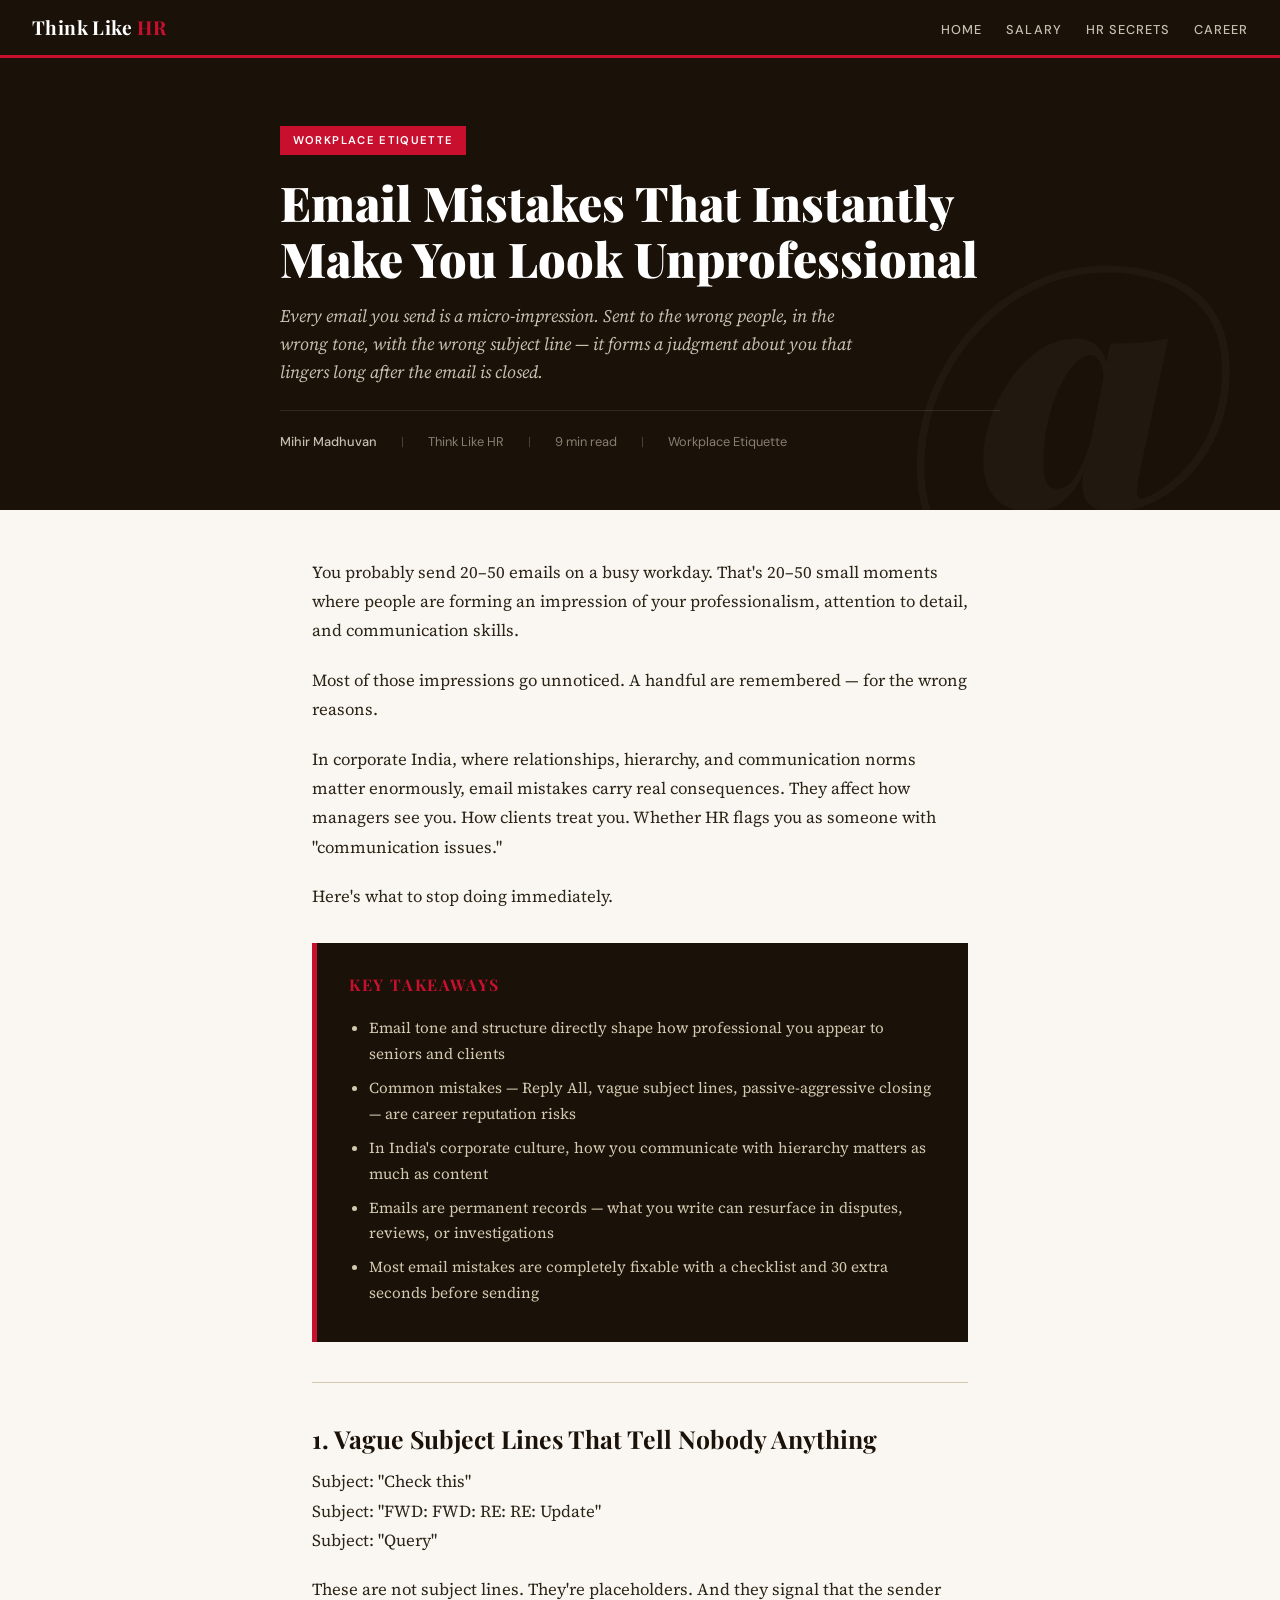
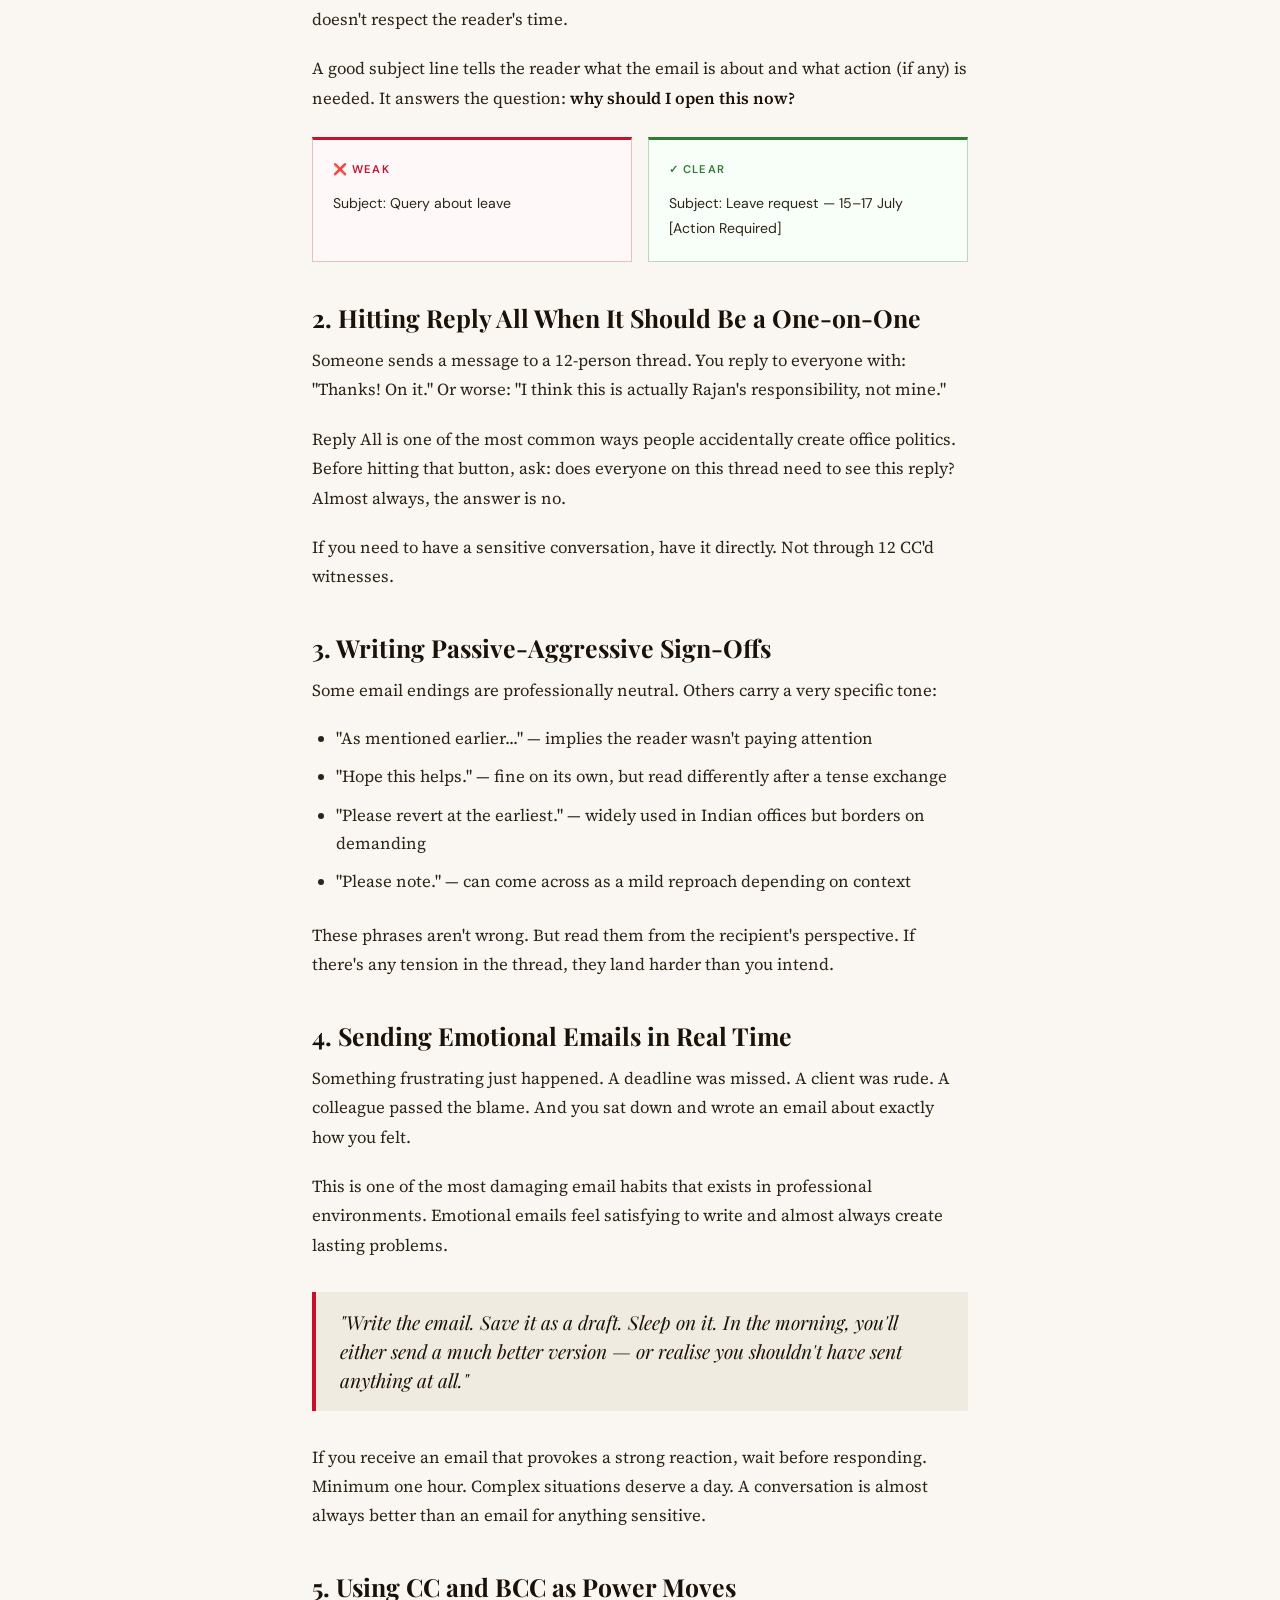
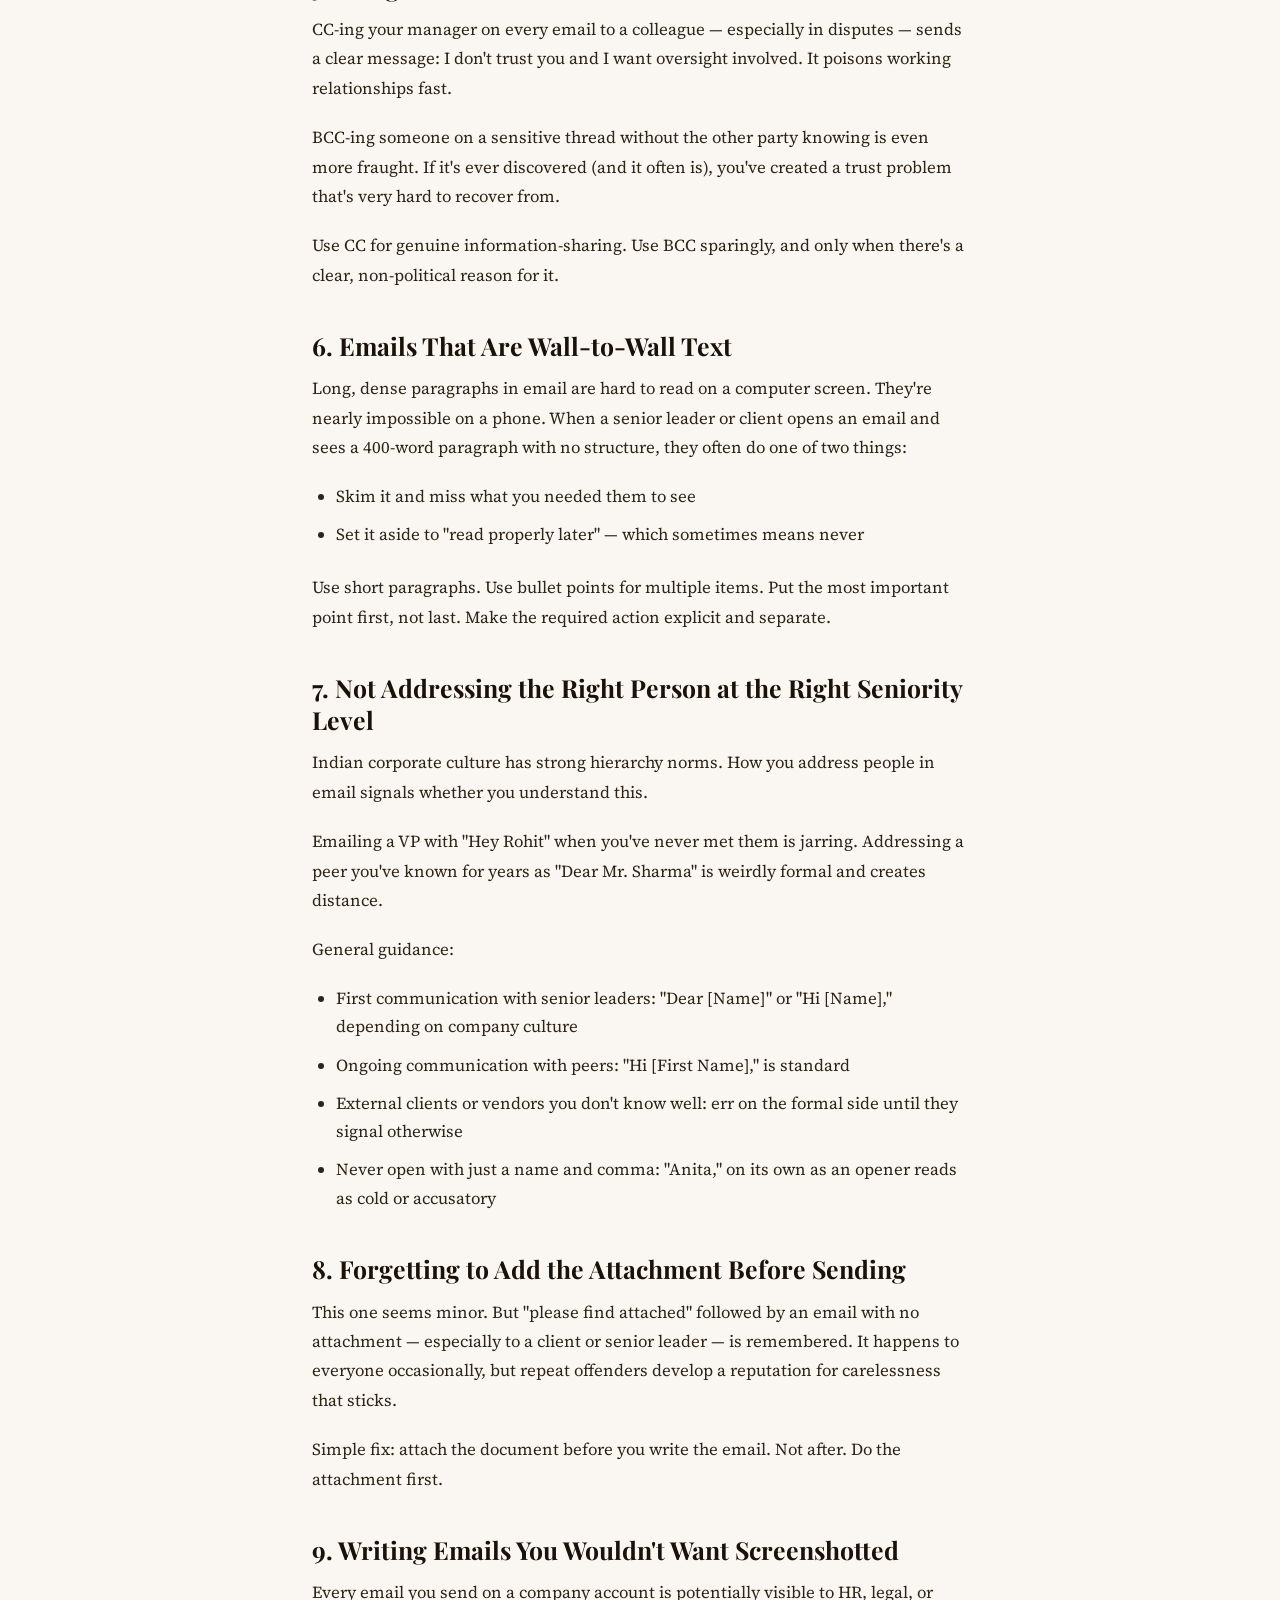
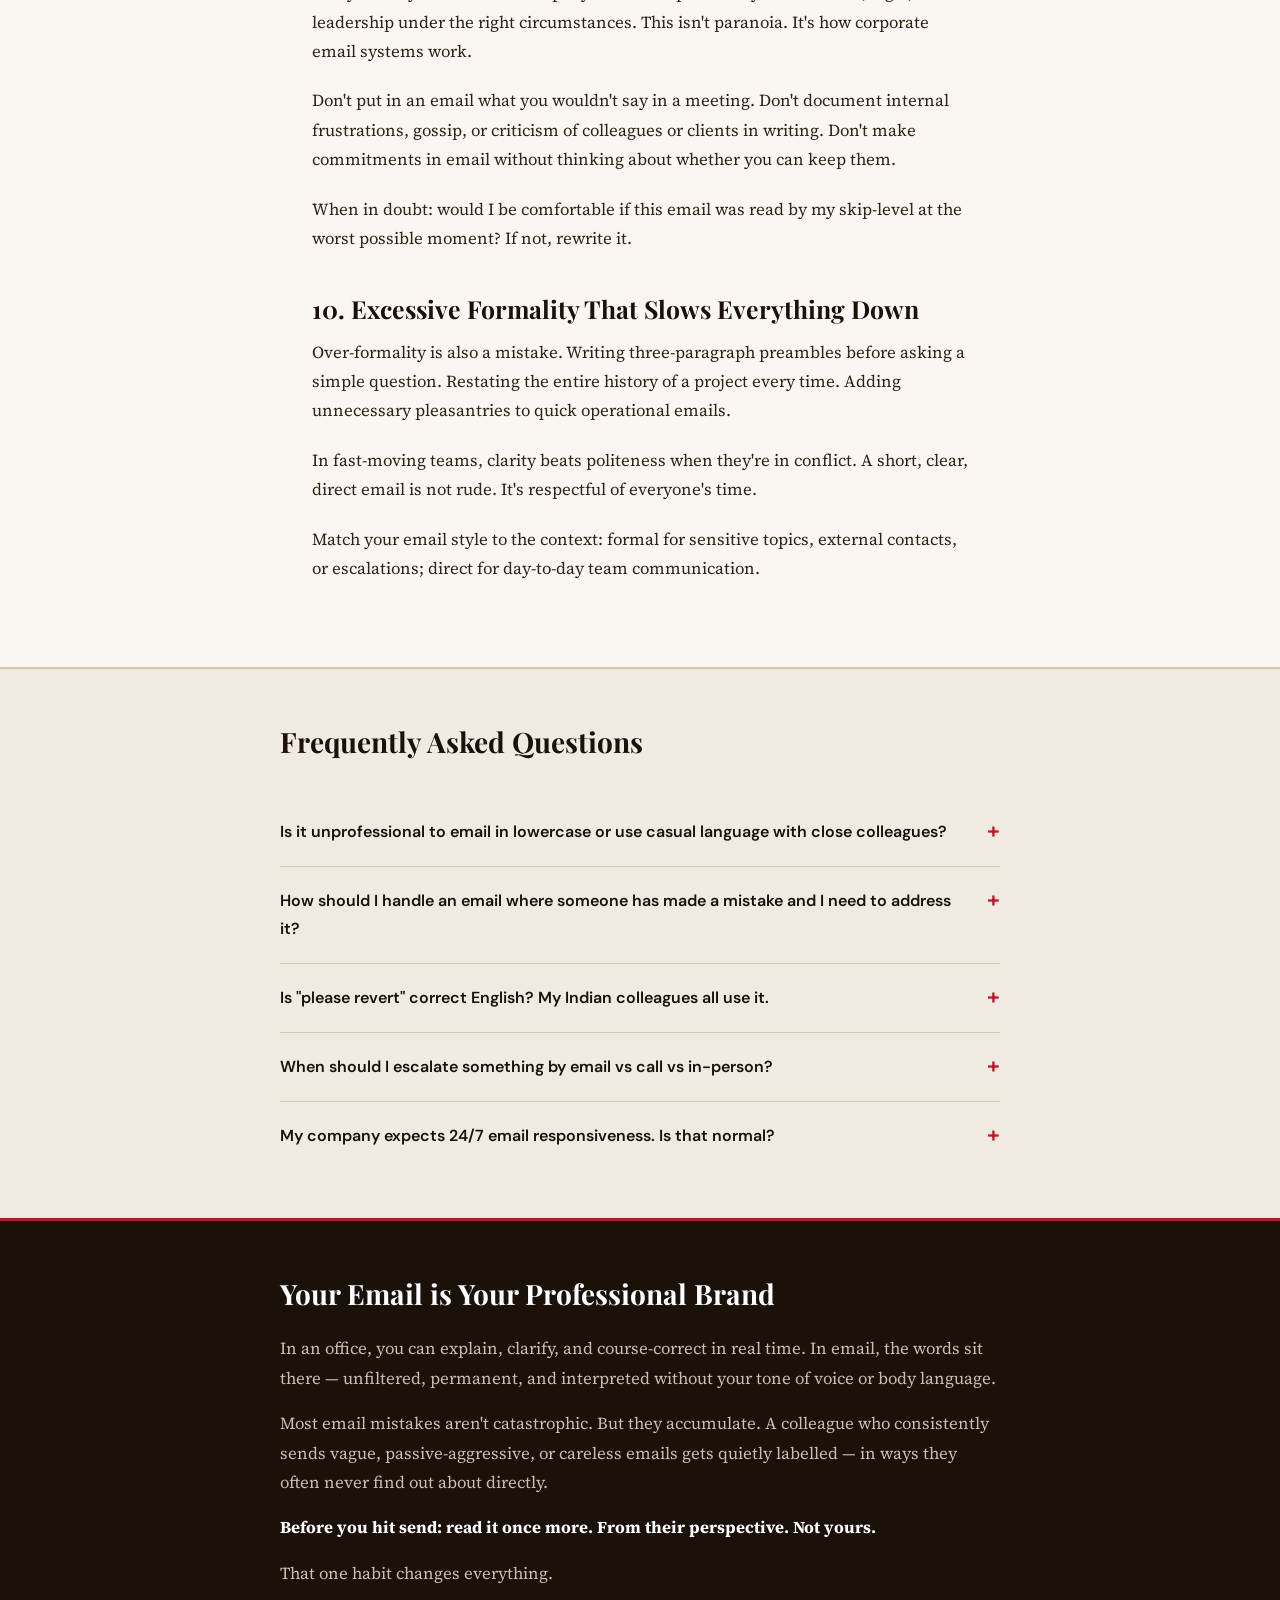
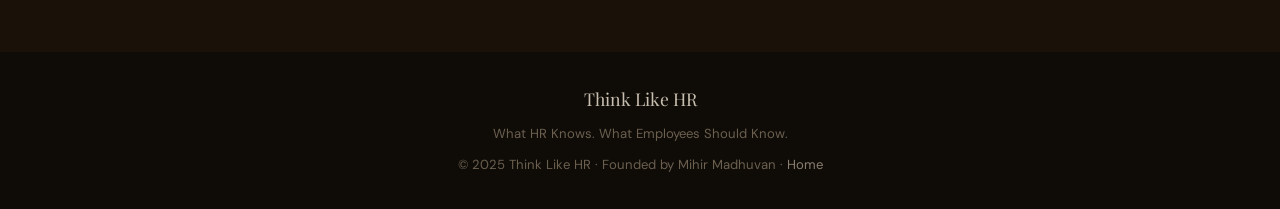
<file: articles/email-mistakes.html>
<!DOCTYPE html>
<html lang="en">
<head>
<meta charset="UTF-8">
<meta name="viewport" content="width=device-width, initial-scale=1.0">
<title>Email Mistakes That Make You Look Unprofessional | Think Like HR</title>
<meta name="description" content="Your emails are forming impressions you never intended. Here are the common email mistakes that quietly damage your professional reputation — and how to fix them today.">
<meta name="author" content="Mihir Madhuvan">
<meta property="og:title" content="Email Mistakes That Make You Look Unprofessional | Think Like HR">
<meta property="og:description" content="Your emails are forming impressions you never intended. Here are the mistakes quietly damaging your reputation.">
<meta property="og:type" content="article">
<link rel="preconnect" href="https://fonts.googleapis.com">
<link rel="preconnect" href="https://fonts.gstatic.com" crossorigin>
<link href="https://fonts.googleapis.com/css2?family=Playfair+Display:ital,wght@0,400;0,700;0,900;1,400;1,700&family=Source+Serif+4:ital,opsz,wght@0,8..60,300;0,8..60,400;0,8..60,600;1,8..60,300;1,8..60,400&family=DM+Sans:wght@300;400;500;600&display=swap" rel="stylesheet">
<style>
  :root {
    --ink: #1a1108;
    --paper: #faf7f2;
    --paper-dark: #f0ebe0;
    --accent: #c8102e;
    --accent-gold: #b8860b;
    --rule: #d4c9b0;
    --text-body: #2c2416;
    --text-muted: #7a6e5f;
    --col-width: 720px;
  }
  *, *::before, *::after { box-sizing: border-box; margin: 0; padding: 0; }
  html { scroll-behavior: smooth; }
  body { background: var(--paper); color: var(--text-body); font-family: 'Source Serif 4', Georgia, serif; font-size: 18px; line-height: 1.75; -webkit-font-smoothing: antialiased; }
  .reading-progress { position: fixed; top: 0; left: 0; height: 3px; background: var(--accent); width: 0%; z-index: 9999; transition: width 0.1s linear; }
  .navbar { position: sticky; top: 0; z-index: 100; background: var(--ink); border-bottom: 3px solid var(--accent); padding: 0 2rem; display: flex; align-items: center; justify-content: space-between; height: 58px; }
  .logo { font-family: 'Playfair Display', serif; font-size: 1.2rem; font-weight: 700; color: #fff; text-decoration: none; letter-spacing: 0.02em; }
  .logo span { color: var(--accent); }
  .nav-links { display: flex; gap: 1.5rem; list-style: none; }
  .nav-links a { color: #c8bfb0; text-decoration: none; font-family: 'DM Sans', sans-serif; font-size: 0.8rem; font-weight: 500; letter-spacing: 0.08em; text-transform: uppercase; transition: color 0.2s; }
  .nav-links a:hover { color: #fff; }
  .article-hero { background: var(--ink); color: #fff; padding: 4rem 2rem 3.5rem; position: relative; overflow: hidden; }
  .article-hero::before { content: '@'; position: absolute; right: 3%; bottom: -10%; font-family: 'Playfair Display', serif; font-size: clamp(12rem, 30vw, 24rem); font-weight: 900; color: rgba(255,255,255,0.03); line-height: 1; pointer-events: none; user-select: none; }
  .hero-inner { max-width: var(--col-width); margin: 0 auto; position: relative; }
  .article-tag { display: inline-block; background: var(--accent); color: #fff; font-family: 'DM Sans', sans-serif; font-size: 0.7rem; font-weight: 600; letter-spacing: 0.12em; text-transform: uppercase; padding: 0.3rem 0.8rem; margin-bottom: 1.25rem; }
  .article-hero h1 { font-family: 'Playfair Display', serif; font-size: clamp(2rem, 5vw, 3rem); font-weight: 900; line-height: 1.15; color: #fff; margin-bottom: 1rem; }
  .article-subtitle { font-size: 1.1rem; color: #c8bfb0; font-style: italic; margin-bottom: 1.5rem; line-height: 1.6; max-width: 600px; }
  .article-meta { display: flex; align-items: center; gap: 1.5rem; flex-wrap: wrap; font-family: 'DM Sans', sans-serif; font-size: 0.8rem; color: #8a7e70; border-top: 1px solid rgba(255,255,255,0.1); padding-top: 1.25rem; }
  .article-meta .author { color: #c8bfb0; font-weight: 500; }
  .article-meta .sep { color: #4a3e30; }
  .article-container { max-width: var(--col-width); margin: 0 auto; padding: 3rem 2rem 4rem; }
  .article-container h2 { font-family: 'Playfair Display', serif; font-size: 1.55rem; font-weight: 700; color: var(--ink); margin: 2.5rem 0 0.75rem; line-height: 1.3; }
  .article-container p { margin-bottom: 1.25rem; font-size: 1.05rem; }
  .article-container ul, .article-container ol { margin: 1rem 0 1.5rem 1.5rem; }
  .article-container li { margin-bottom: 0.6rem; font-size: 1.05rem; line-height: 1.7; }
  .article-container strong { font-weight: 600; color: var(--ink); }
  .email-example {
    font-family: 'DM Sans', sans-serif; font-size: 0.9rem; background: #f8f5ef;
    border: 1px solid var(--rule); border-left: 4px solid var(--accent-gold);
    padding: 1.25rem 1.5rem; margin: 1.5rem 0; line-height: 1.6;
  }
  .email-example .email-label { font-size: 0.7rem; font-weight: 600; letter-spacing: 0.1em; text-transform: uppercase; color: var(--accent-gold); margin-bottom: 0.6rem; display: block; }
  .email-example .email-field { color: var(--text-muted); margin-bottom: 0.25rem; }
  .email-example .email-field span { color: var(--ink); }
  .email-example .email-body { margin-top: 0.75rem; color: var(--text-body); border-top: 1px solid var(--rule); padding-top: 0.75rem; }
  .email-compare { display: grid; grid-template-columns: 1fr 1fr; gap: 1rem; margin: 1.5rem 0; }
  .email-bad { border-top: 3px solid var(--accent); background: #fff8f8; border: 1px solid #e8c0c0; border-top: 3px solid var(--accent); padding: 1.25rem; font-family: 'DM Sans', sans-serif; font-size: 0.88rem; }
  .email-good { border-top: 3px solid #2e7d32; background: #f8fff8; border: 1px solid #b8d8b8; border-top: 3px solid #2e7d32; padding: 1.25rem; font-family: 'DM Sans', sans-serif; font-size: 0.88rem; }
  .compare-label { font-size: 0.7rem; font-weight: 600; letter-spacing: 0.1em; text-transform: uppercase; margin-bottom: 0.75rem; display: block; }
  .email-bad .compare-label { color: var(--accent); }
  .email-good .compare-label { color: #2e7d32; }
  .pull-quote { border-left: 4px solid var(--accent); padding: 1rem 1.5rem; margin: 2rem 0; background: var(--paper-dark); }
  .pull-quote p { font-family: 'Playfair Display', serif; font-size: 1.2rem; font-style: italic; color: var(--ink); margin: 0; line-height: 1.5; }
  .takeaways-box { background: var(--ink); color: #fff; padding: 1.75rem 2rem; margin: 2rem 0; border-left: 5px solid var(--accent); }
  .takeaways-box h3 { font-family: 'Playfair Display', serif; font-size: 1rem; font-weight: 700; color: var(--accent); letter-spacing: 0.1em; text-transform: uppercase; margin-bottom: 1rem; }
  .takeaways-box ul { margin: 0 0 0 1.25rem; }
  .takeaways-box li { color: #d4c9b0; margin-bottom: 0.5rem; font-size: 0.95rem; }
  .hr-divider { border: none; border-top: 1px solid var(--rule); margin: 2.5rem 0; }
  .faq-section { background: var(--paper-dark); border-top: 2px solid var(--rule); padding: 3rem 2rem; }
  .faq-inner { max-width: var(--col-width); margin: 0 auto; }
  .faq-section h2 { font-family: 'Playfair Display', serif; font-size: 1.75rem; font-weight: 700; margin-bottom: 2rem; color: var(--ink); }
  .faq-item { border-bottom: 1px solid var(--rule); padding: 1.25rem 0; }
  .faq-item:last-child { border-bottom: none; }
  .faq-q { font-family: 'DM Sans', sans-serif; font-size: 1rem; font-weight: 600; color: var(--ink); cursor: pointer; display: flex; justify-content: space-between; align-items: flex-start; gap: 1rem; }
  .faq-q::after { content: '+'; font-size: 1.4rem; color: var(--accent); flex-shrink: 0; line-height: 1.2; }
  .faq-item.open .faq-q::after { content: '−'; }
  .faq-a { display: none; padding-top: 0.75rem; color: var(--text-body); font-size: 0.98rem; line-height: 1.7; }
  .faq-item.open .faq-a { display: block; }
  .conclusion { background: var(--ink); color: #fff; padding: 3rem 2rem; border-top: 3px solid var(--accent); }
  .conclusion-inner { max-width: var(--col-width); margin: 0 auto; }
  .conclusion h2 { font-family: 'Playfair Display', serif; font-size: 1.75rem; font-weight: 700; color: #fff; margin-bottom: 1rem; }
  .conclusion p { color: #c8bfb0; font-size: 1.05rem; margin-bottom: 1rem; line-height: 1.75; }
  .conclusion strong { color: #fff; }
  footer { background: #0f0c07; color: #6b5f50; padding: 2rem; text-align: center; font-family: 'DM Sans', sans-serif; font-size: 0.82rem; }
  footer .footer-logo { font-family: 'Playfair Display', serif; font-size: 1.1rem; color: #c8bfb0; margin-bottom: 0.5rem; }
  footer a { color: #8a7e70; text-decoration: none; }
  footer a:hover { color: var(--accent); }
  @media (max-width: 640px) {
    .nav-links { display: none; }
    .article-container { padding: 2rem 1.25rem; }
    .article-hero { padding: 2.5rem 1.25rem; }
    .faq-section, .conclusion { padding: 2rem 1.25rem; }
    .article-hero::before { display: none; }
    .email-compare { grid-template-columns: 1fr; }
  }
</style>
</head>
<body>

<div class="reading-progress" id="readingProgress"></div>

<nav class="navbar">
  <a href="../index.html" class="logo">Think Like <span>HR</span></a>
  <ul class="nav-links">
    <li><a href="../index.html">Home</a></li>
    <li><a href="#">Salary</a></li>
    <li><a href="#">HR Secrets</a></li>
    <li><a href="#">Career</a></li>
  </ul>
</nav>

<header class="article-hero">
  <div class="hero-inner">
    <span class="article-tag">Workplace Etiquette</span>
    <h1>Email Mistakes That Instantly Make You Look Unprofessional</h1>
    <p class="article-subtitle">Every email you send is a micro-impression. Sent to the wrong people, in the wrong tone, with the wrong subject line — it forms a judgment about you that lingers long after the email is closed.</p>
    <div class="article-meta">
      <span class="author">Mihir Madhuvan</span>
      <span class="sep">|</span>
      <span>Think Like HR</span>
      <span class="sep">|</span>
      <span>9 min read</span>
      <span class="sep">|</span>
      <span>Workplace Etiquette</span>
    </div>
  </div>
</header>

<main class="article-container">

  <p>You probably send 20–50 emails on a busy workday. That's 20–50 small moments where people are forming an impression of your professionalism, attention to detail, and communication skills.</p>

  <p>Most of those impressions go unnoticed. A handful are remembered — for the wrong reasons.</p>

  <p>In corporate India, where relationships, hierarchy, and communication norms matter enormously, email mistakes carry real consequences. They affect how managers see you. How clients treat you. Whether HR flags you as someone with "communication issues."</p>

  <p>Here's what to stop doing immediately.</p>

  <div class="takeaways-box">
    <h3>Key Takeaways</h3>
    <ul>
      <li>Email tone and structure directly shape how professional you appear to seniors and clients</li>
      <li>Common mistakes — Reply All, vague subject lines, passive-aggressive closing — are career reputation risks</li>
      <li>In India's corporate culture, how you communicate with hierarchy matters as much as content</li>
      <li>Emails are permanent records — what you write can resurface in disputes, reviews, or investigations</li>
      <li>Most email mistakes are completely fixable with a checklist and 30 extra seconds before sending</li>
    </ul>
  </div>

  <hr class="hr-divider">

  <h2>1. Vague Subject Lines That Tell Nobody Anything</h2>

  <p>Subject: "Check this"<br>
  Subject: "FWD: FWD: RE: RE: Update"<br>
  Subject: "Query"</p>

  <p>These are not subject lines. They're placeholders. And they signal that the sender doesn't respect the reader's time.</p>

  <p>A good subject line tells the reader what the email is about and what action (if any) is needed. It answers the question: <strong>why should I open this now?</strong></p>

  <div class="email-compare">
    <div class="email-bad">
      <span class="compare-label">❌ Weak</span>
      Subject: Query about leave
    </div>
    <div class="email-good">
      <span class="compare-label">✓ Clear</span>
      Subject: Leave request — 15–17 July [Action Required]
    </div>
  </div>

  <h2>2. Hitting Reply All When It Should Be a One-on-One</h2>

  <p>Someone sends a message to a 12-person thread. You reply to everyone with: "Thanks! On it." Or worse: "I think this is actually Rajan's responsibility, not mine."</p>

  <p>Reply All is one of the most common ways people accidentally create office politics. Before hitting that button, ask: does everyone on this thread need to see this reply? Almost always, the answer is no.</p>

  <p>If you need to have a sensitive conversation, have it directly. Not through 12 CC'd witnesses.</p>

  <h2>3. Writing Passive-Aggressive Sign-Offs</h2>

  <p>Some email endings are professionally neutral. Others carry a very specific tone:</p>

  <ul>
    <li>"As mentioned earlier..." — implies the reader wasn't paying attention</li>
    <li>"Hope this helps." — fine on its own, but read differently after a tense exchange</li>
    <li>"Please revert at the earliest." — widely used in Indian offices but borders on demanding</li>
    <li>"Please note." — can come across as a mild reproach depending on context</li>
  </ul>

  <p>These phrases aren't wrong. But read them from the recipient's perspective. If there's any tension in the thread, they land harder than you intend.</p>

  <h2>4. Sending Emotional Emails in Real Time</h2>

  <p>Something frustrating just happened. A deadline was missed. A client was rude. A colleague passed the blame. And you sat down and wrote an email about exactly how you felt.</p>

  <p>This is one of the most damaging email habits that exists in professional environments. Emotional emails feel satisfying to write and almost always create lasting problems.</p>

  <div class="pull-quote">
    <p>"Write the email. Save it as a draft. Sleep on it. In the morning, you'll either send a much better version — or realise you shouldn't have sent anything at all."</p>
  </div>

  <p>If you receive an email that provokes a strong reaction, wait before responding. Minimum one hour. Complex situations deserve a day. A conversation is almost always better than an email for anything sensitive.</p>

  <h2>5. Using CC and BCC as Power Moves</h2>

  <p>CC-ing your manager on every email to a colleague — especially in disputes — sends a clear message: I don't trust you and I want oversight involved. It poisons working relationships fast.</p>

  <p>BCC-ing someone on a sensitive thread without the other party knowing is even more fraught. If it's ever discovered (and it often is), you've created a trust problem that's very hard to recover from.</p>

  <p>Use CC for genuine information-sharing. Use BCC sparingly, and only when there's a clear, non-political reason for it.</p>

  <h2>6. Emails That Are Wall-to-Wall Text</h2>

  <p>Long, dense paragraphs in email are hard to read on a computer screen. They're nearly impossible on a phone. When a senior leader or client opens an email and sees a 400-word paragraph with no structure, they often do one of two things:</p>

  <ul>
    <li>Skim it and miss what you needed them to see</li>
    <li>Set it aside to "read properly later" — which sometimes means never</li>
  </ul>

  <p>Use short paragraphs. Use bullet points for multiple items. Put the most important point first, not last. Make the required action explicit and separate.</p>

  <h2>7. Not Addressing the Right Person at the Right Seniority Level</h2>

  <p>Indian corporate culture has strong hierarchy norms. How you address people in email signals whether you understand this.</p>

  <p>Emailing a VP with "Hey Rohit" when you've never met them is jarring. Addressing a peer you've known for years as "Dear Mr. Sharma" is weirdly formal and creates distance.</p>

  <p>General guidance:</p>

  <ul>
    <li>First communication with senior leaders: "Dear [Name]" or "Hi [Name]," depending on company culture</li>
    <li>Ongoing communication with peers: "Hi [First Name]," is standard</li>
    <li>External clients or vendors you don't know well: err on the formal side until they signal otherwise</li>
    <li>Never open with just a name and comma: "Anita," on its own as an opener reads as cold or accusatory</li>
  </ul>

  <h2>8. Forgetting to Add the Attachment Before Sending</h2>

  <p>This one seems minor. But "please find attached" followed by an email with no attachment — especially to a client or senior leader — is remembered. It happens to everyone occasionally, but repeat offenders develop a reputation for carelessness that sticks.</p>

  <p>Simple fix: attach the document before you write the email. Not after. Do the attachment first.</p>

  <h2>9. Writing Emails You Wouldn't Want Screenshotted</h2>

  <p>Every email you send on a company account is potentially visible to HR, legal, or leadership under the right circumstances. This isn't paranoia. It's how corporate email systems work.</p>

  <p>Don't put in an email what you wouldn't say in a meeting. Don't document internal frustrations, gossip, or criticism of colleagues or clients in writing. Don't make commitments in email without thinking about whether you can keep them.</p>

  <p>When in doubt: would I be comfortable if this email was read by my skip-level at the worst possible moment? If not, rewrite it.</p>

  <h2>10. Excessive Formality That Slows Everything Down</h2>

  <p>Over-formality is also a mistake. Writing three-paragraph preambles before asking a simple question. Restating the entire history of a project every time. Adding unnecessary pleasantries to quick operational emails.</p>

  <p>In fast-moving teams, clarity beats politeness when they're in conflict. A short, clear, direct email is not rude. It's respectful of everyone's time.</p>

  <p>Match your email style to the context: formal for sensitive topics, external contacts, or escalations; direct for day-to-day team communication.</p>

</main>

<section class="faq-section">
  <div class="faq-inner">
    <h2>Frequently Asked Questions</h2>

    <div class="faq-item">
      <div class="faq-q">Is it unprofessional to email in lowercase or use casual language with close colleagues?</div>
      <div class="faq-a">Depends on your team culture and who's on the thread. A casual internal Slack or Teams message is different from a formal email. But if you're CC-ing leadership, clients, or HR — even informally — keep the register professional. When you're unsure who might eventually see an email, write as if the most formal person on your contact list is reading it.</div>
    </div>

    <div class="faq-item">
      <div class="faq-q">How should I handle an email where someone has made a mistake and I need to address it?</div>
      <div class="faq-a">Fact-based, not blame-based. "I noticed the report shared on Monday had figures from the previous quarter — I've updated it here for clarity." Not: "You sent the wrong numbers again." The first version informs. The second creates defensiveness and a bad interaction that festers in an inbox.</div>
    </div>

    <div class="faq-item">
      <div class="faq-q">Is "please revert" correct English? My Indian colleagues all use it.</div>
      <div class="faq-a">It's commonly used in Indian corporate English but technically incorrect. "Revert" means to return to a previous state — it doesn't mean "reply." The correct phrasing is "please respond" or "please reply." In a domestic-only context it's usually understood, but in any international communication, avoid it.</div>
    </div>

    <div class="faq-item">
      <div class="faq-q">When should I escalate something by email vs call vs in-person?</div>
      <div class="faq-a">Email for documentation, confirmation, and non-urgent issues. Call or message for quick clarity and coordination. In-person (or video) for anything sensitive, ambiguous, or likely to cause tension. The more emotional or complex a situation, the less suitable email becomes as the medium.</div>
    </div>

    <div class="faq-item">
      <div class="faq-q">My company expects 24/7 email responsiveness. Is that normal?</div>
      <div class="faq-a">Increasingly common, rarely written into contracts, and worth understanding. Know your company's implicit norms. If senior leadership sends emails at 11pm and expects responses, that's the culture signal. If they don't, you're not obligated to perform availability. The key is to be clear about your availability — not to silently resent the expectation while meeting it.</div>
    </div>
  </div>
</section>

<section class="conclusion">
  <div class="conclusion-inner">
    <h2>Your Email is Your Professional Brand</h2>
    <p>In an office, you can explain, clarify, and course-correct in real time. In email, the words sit there — unfiltered, permanent, and interpreted without your tone of voice or body language.</p>
    <p>Most email mistakes aren't catastrophic. But they accumulate. A colleague who consistently sends vague, passive-aggressive, or careless emails gets quietly labelled — in ways they often never find out about directly.</p>
    <p><strong>Before you hit send: read it once more. From their perspective. Not yours.</strong></p>
    <p>That one habit changes everything.</p>
  </div>
</section>

<footer>
  <div class="footer-logo">Think Like HR</div>
  <p>What HR Knows. What Employees Should Know.</p>
  <p style="margin-top:0.5rem;">© 2025 Think Like HR · Founded by Mihir Madhuvan · <a href="../index.html">Home</a></p>
</footer>

<script>
  const bar = document.getElementById('readingProgress');
  window.addEventListener('scroll', () => {
    const doc = document.documentElement;
    const scrollTop = doc.scrollTop || document.body.scrollTop;
    const scrollHeight = doc.scrollHeight - doc.clientHeight;
    bar.style.width = scrollHeight > 0 ? (scrollTop / scrollHeight * 100) + '%' : '0%';
  });
  document.querySelectorAll('.faq-q').forEach(q => {
    q.addEventListener('click', () => q.parentElement.classList.toggle('open'));
  });
</script>
</body>
</html>
</file>
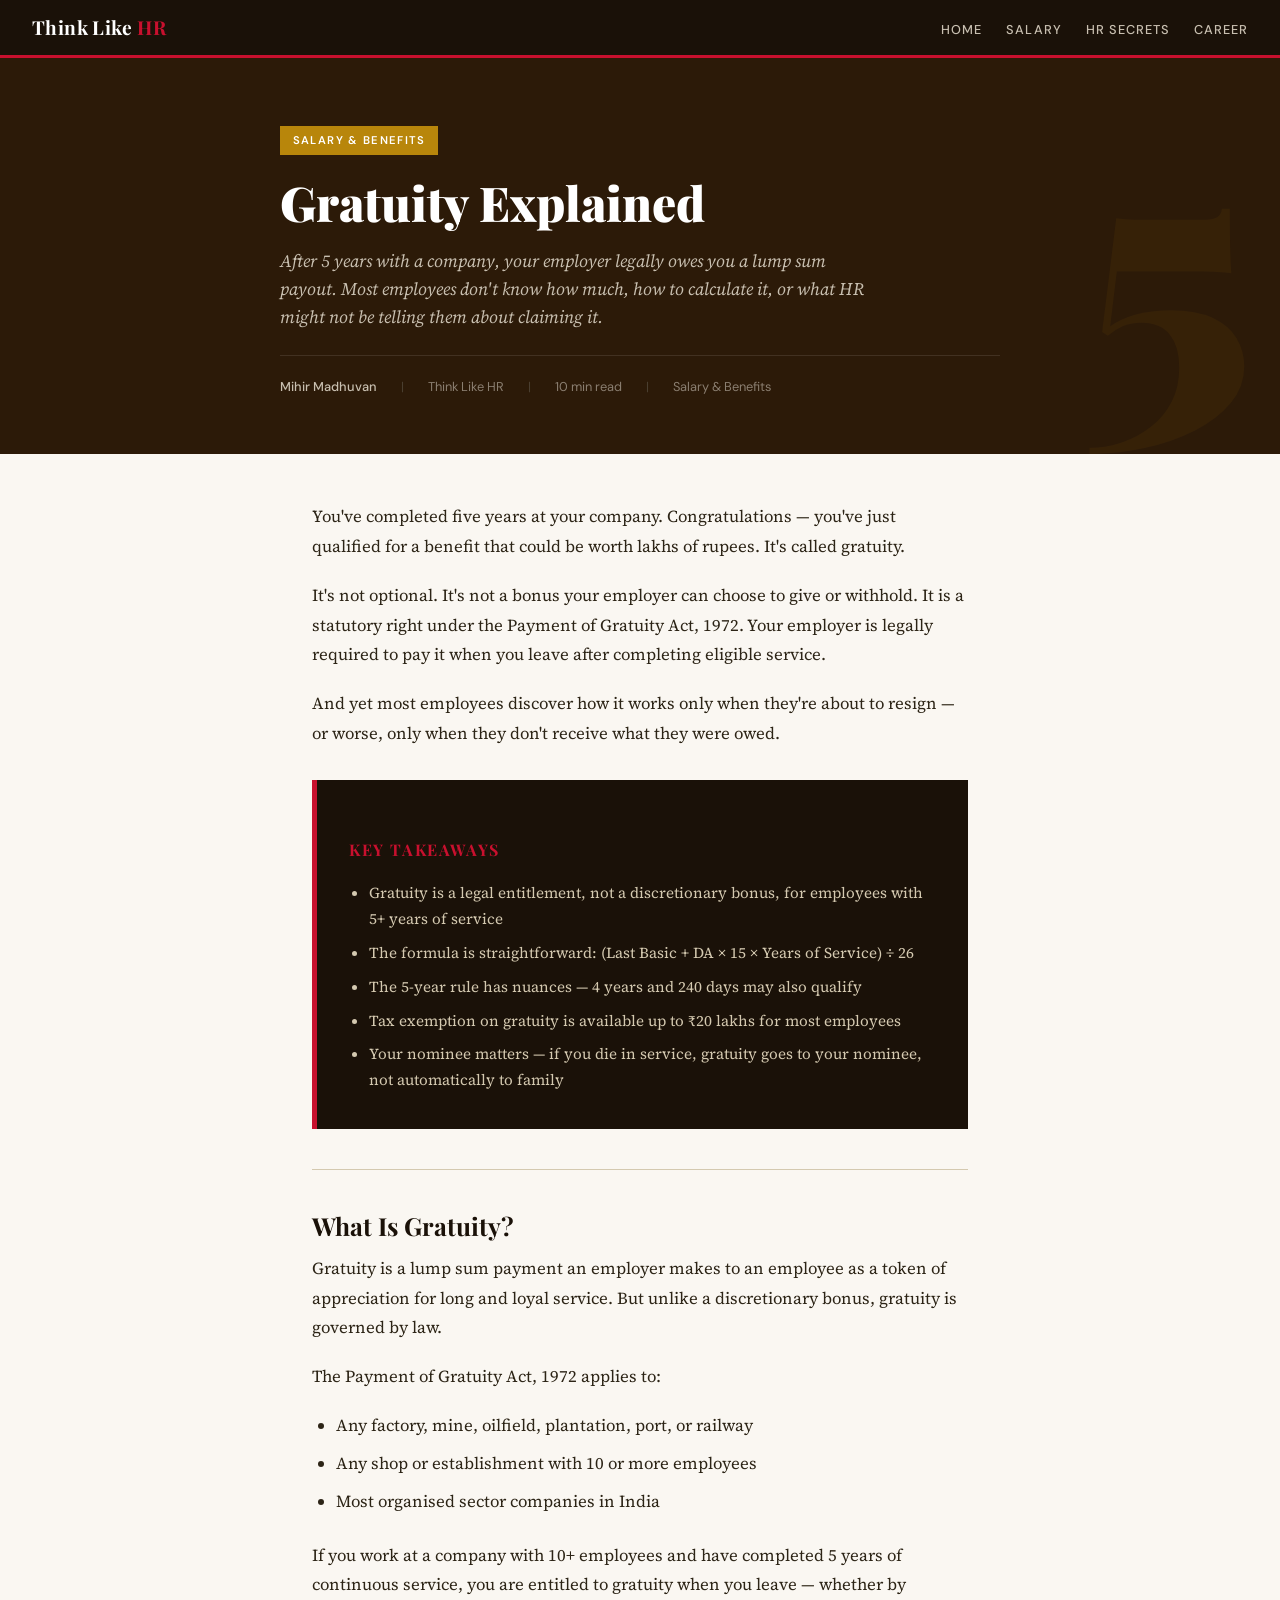
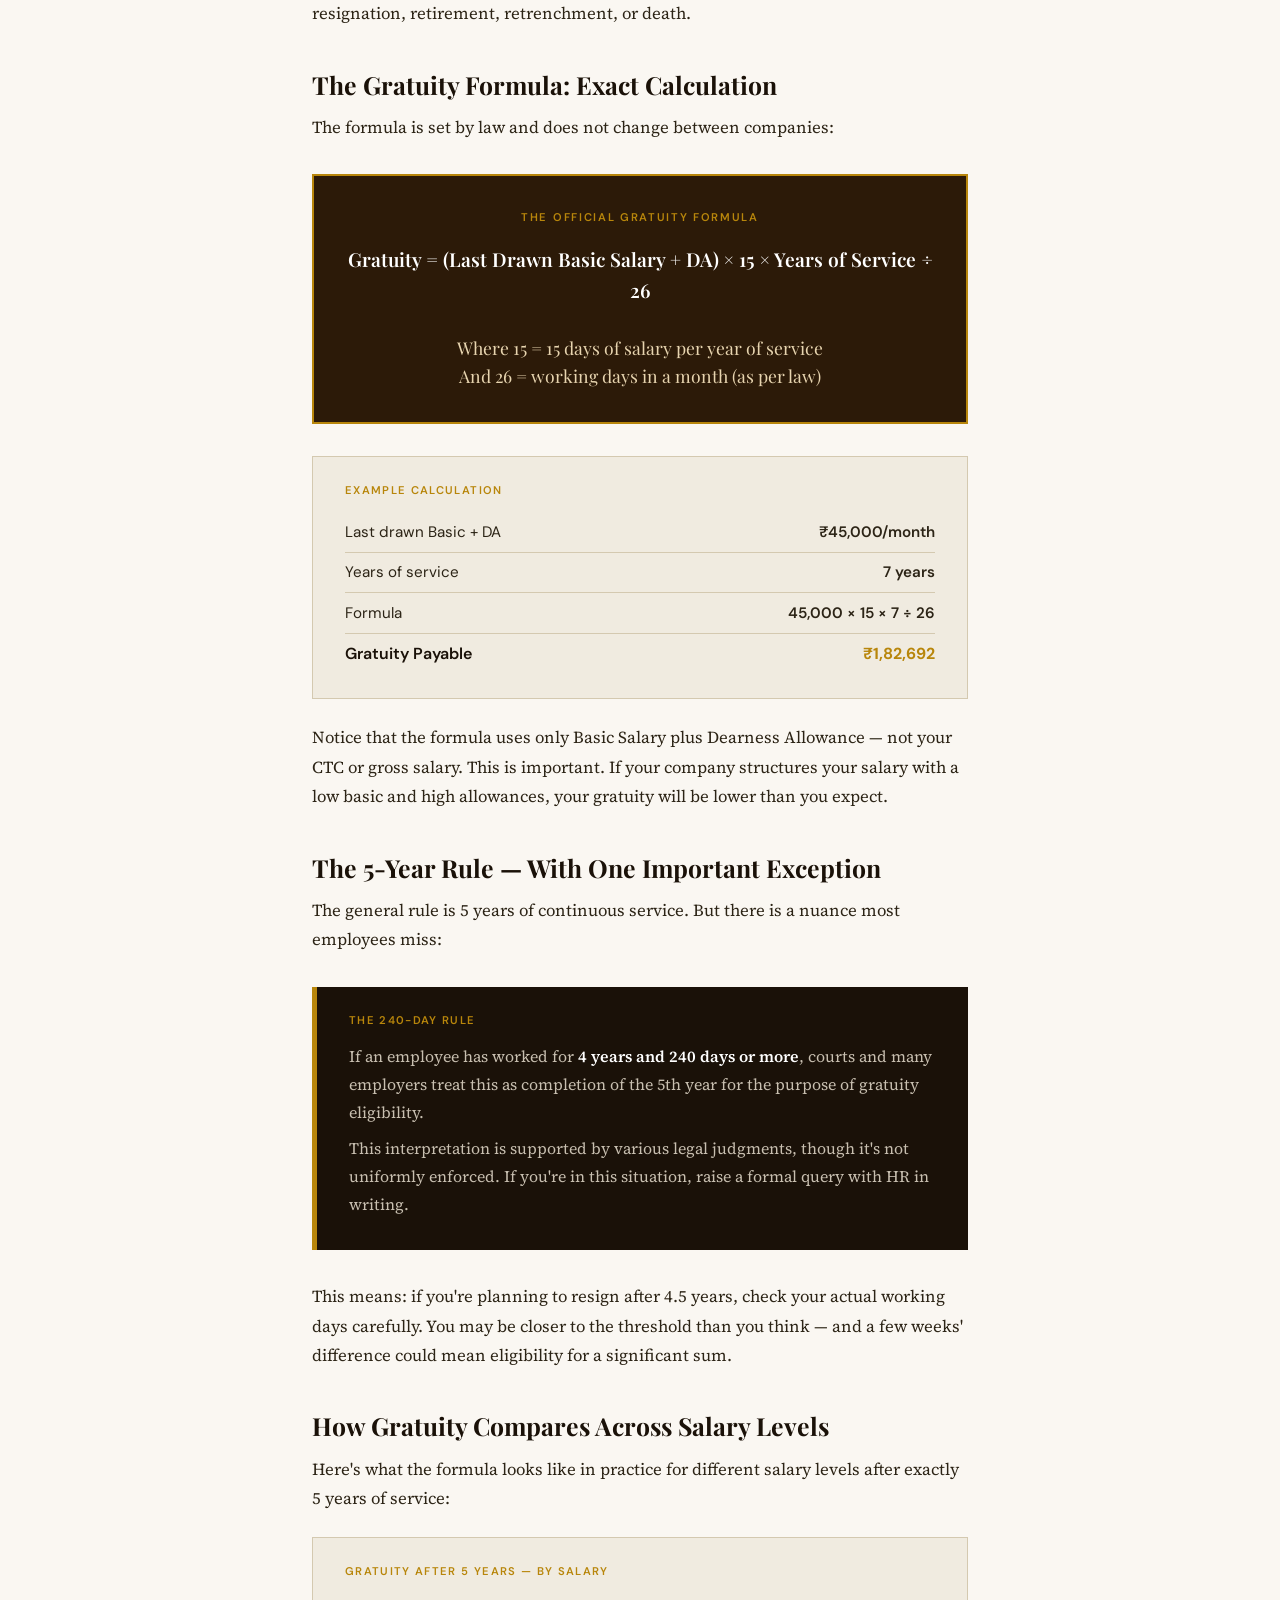
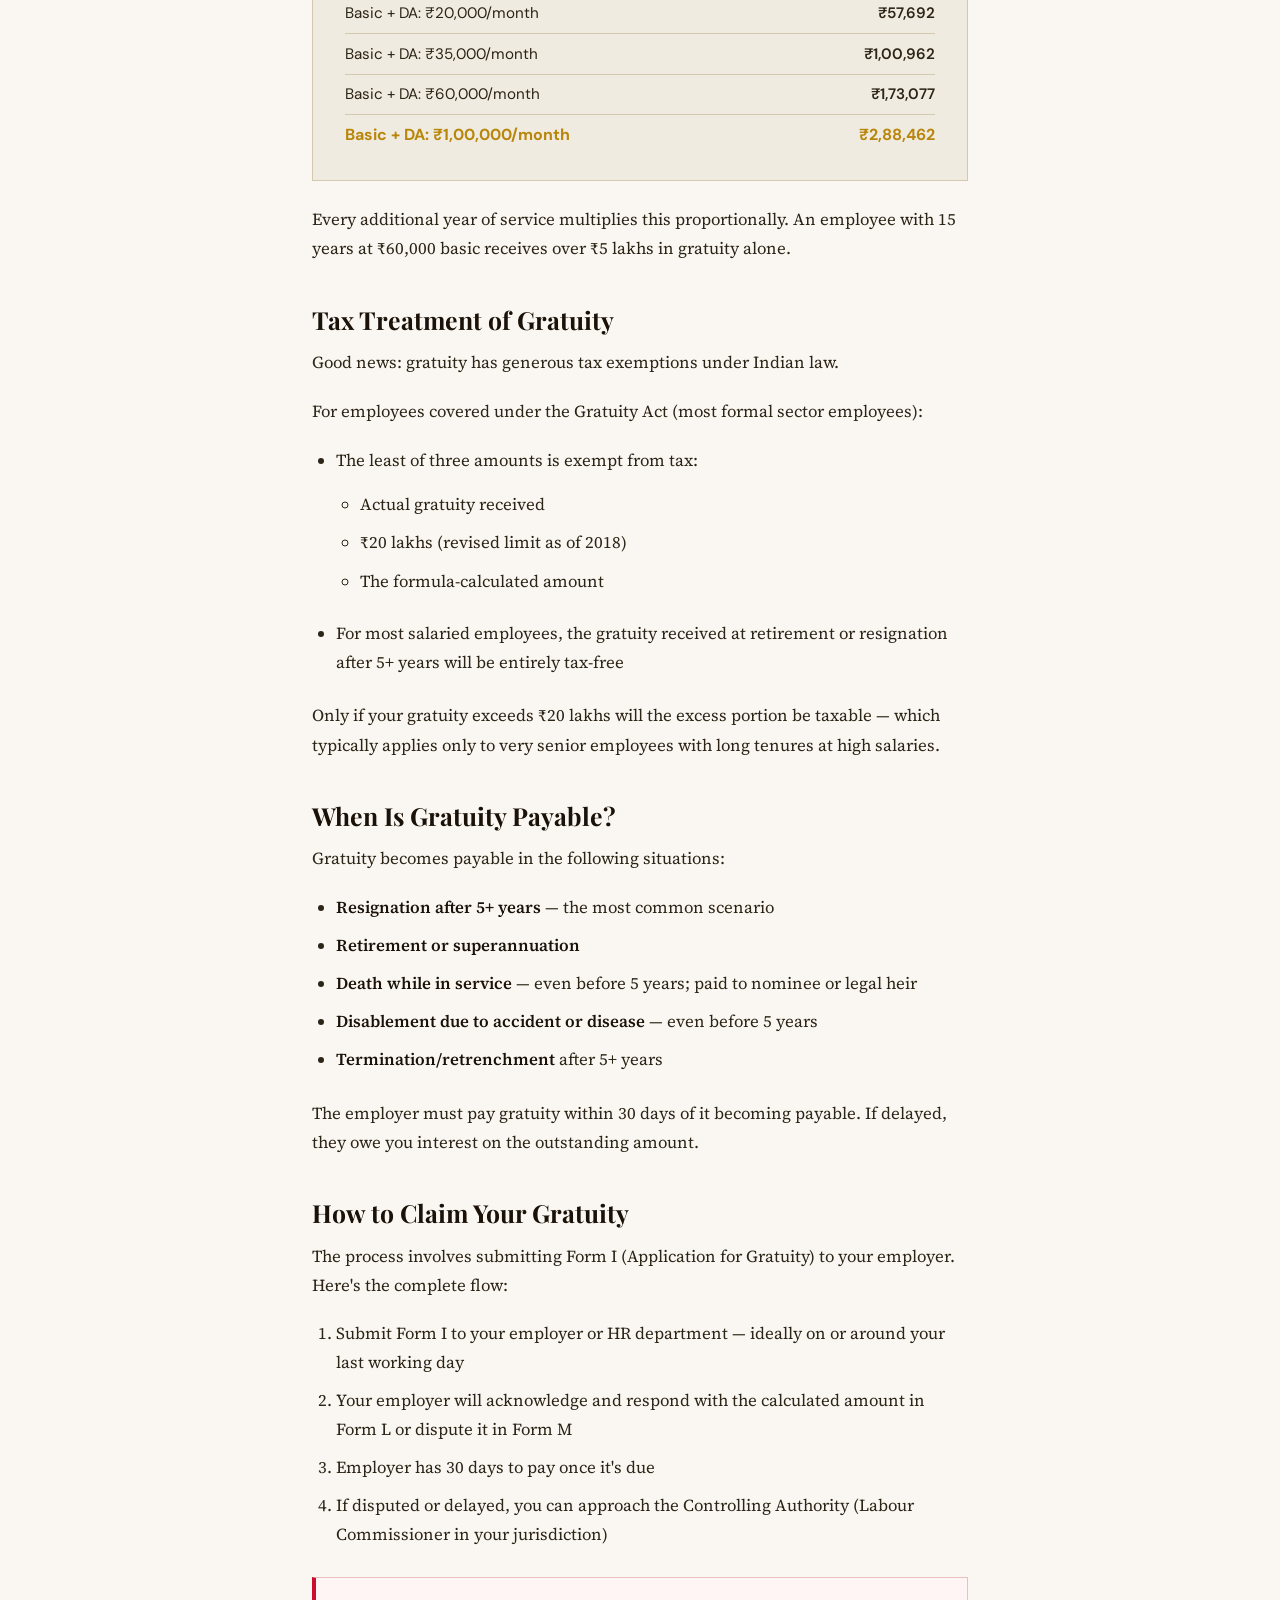
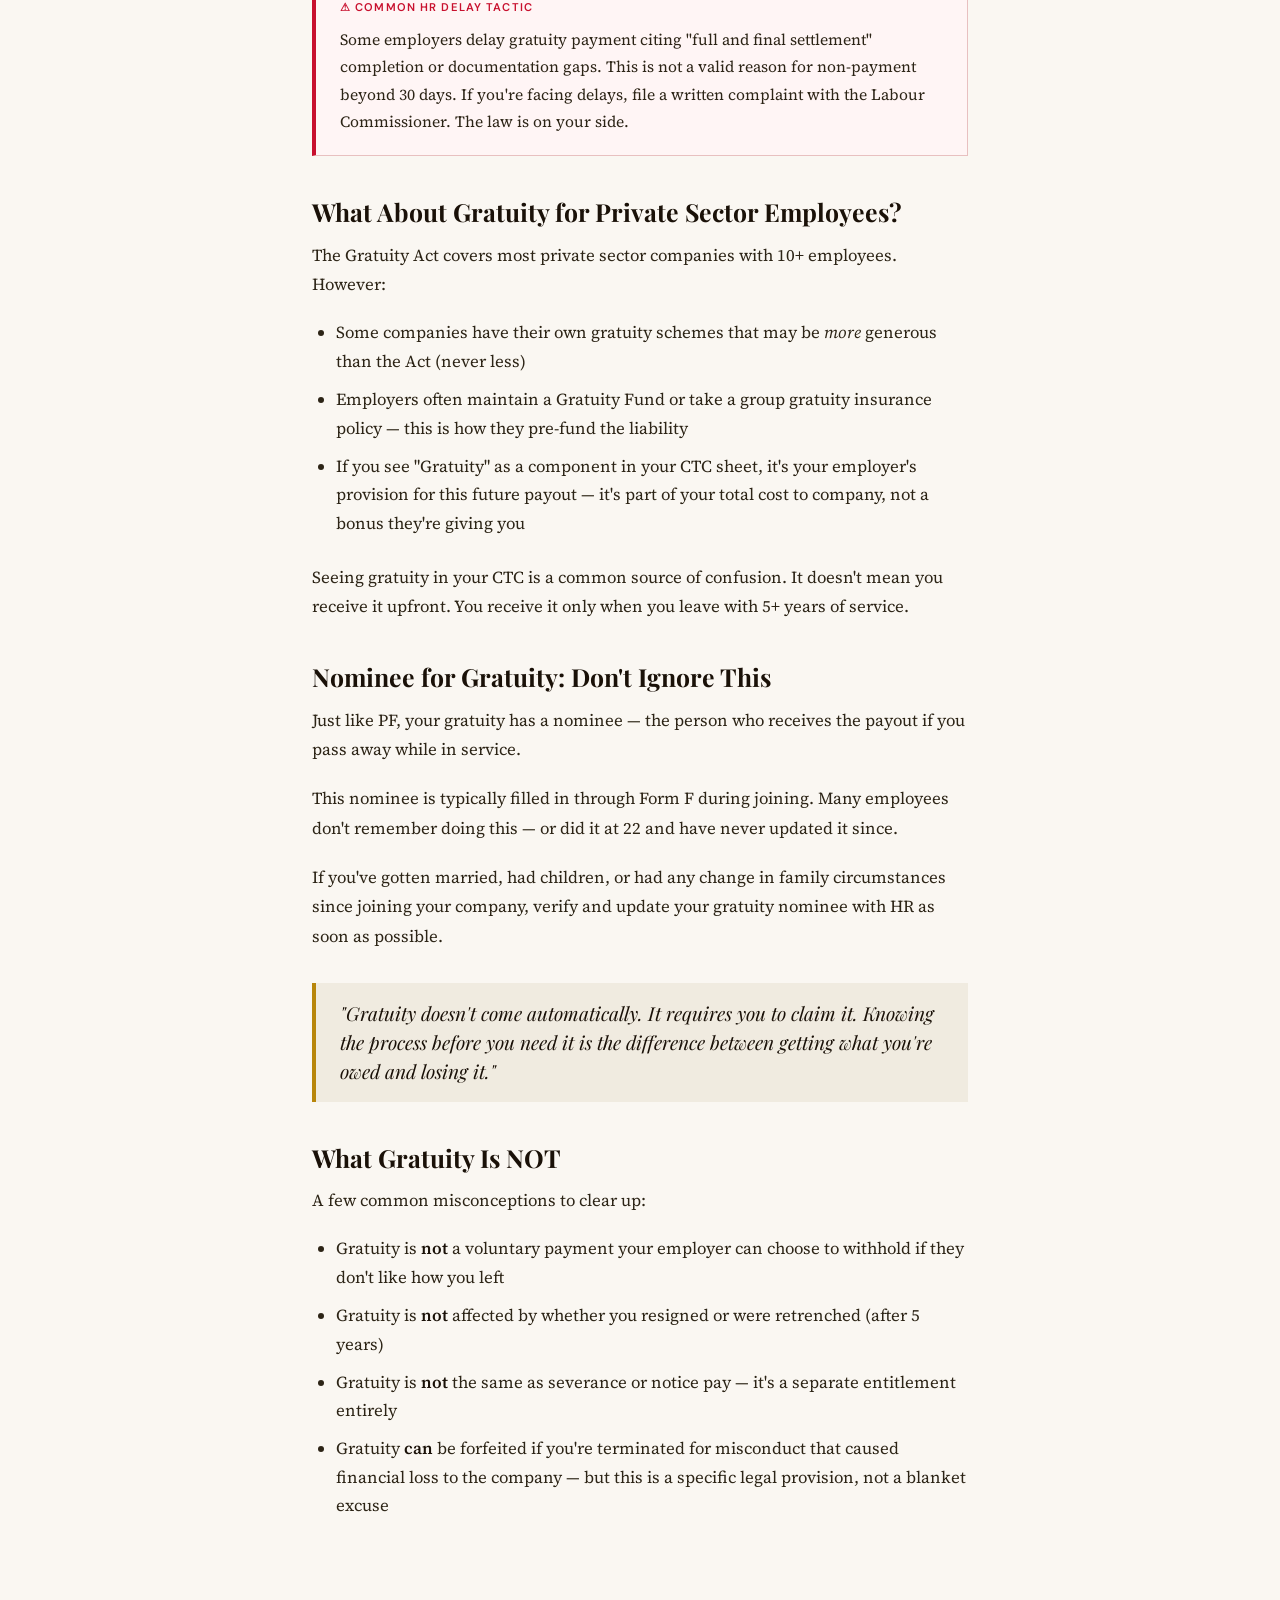
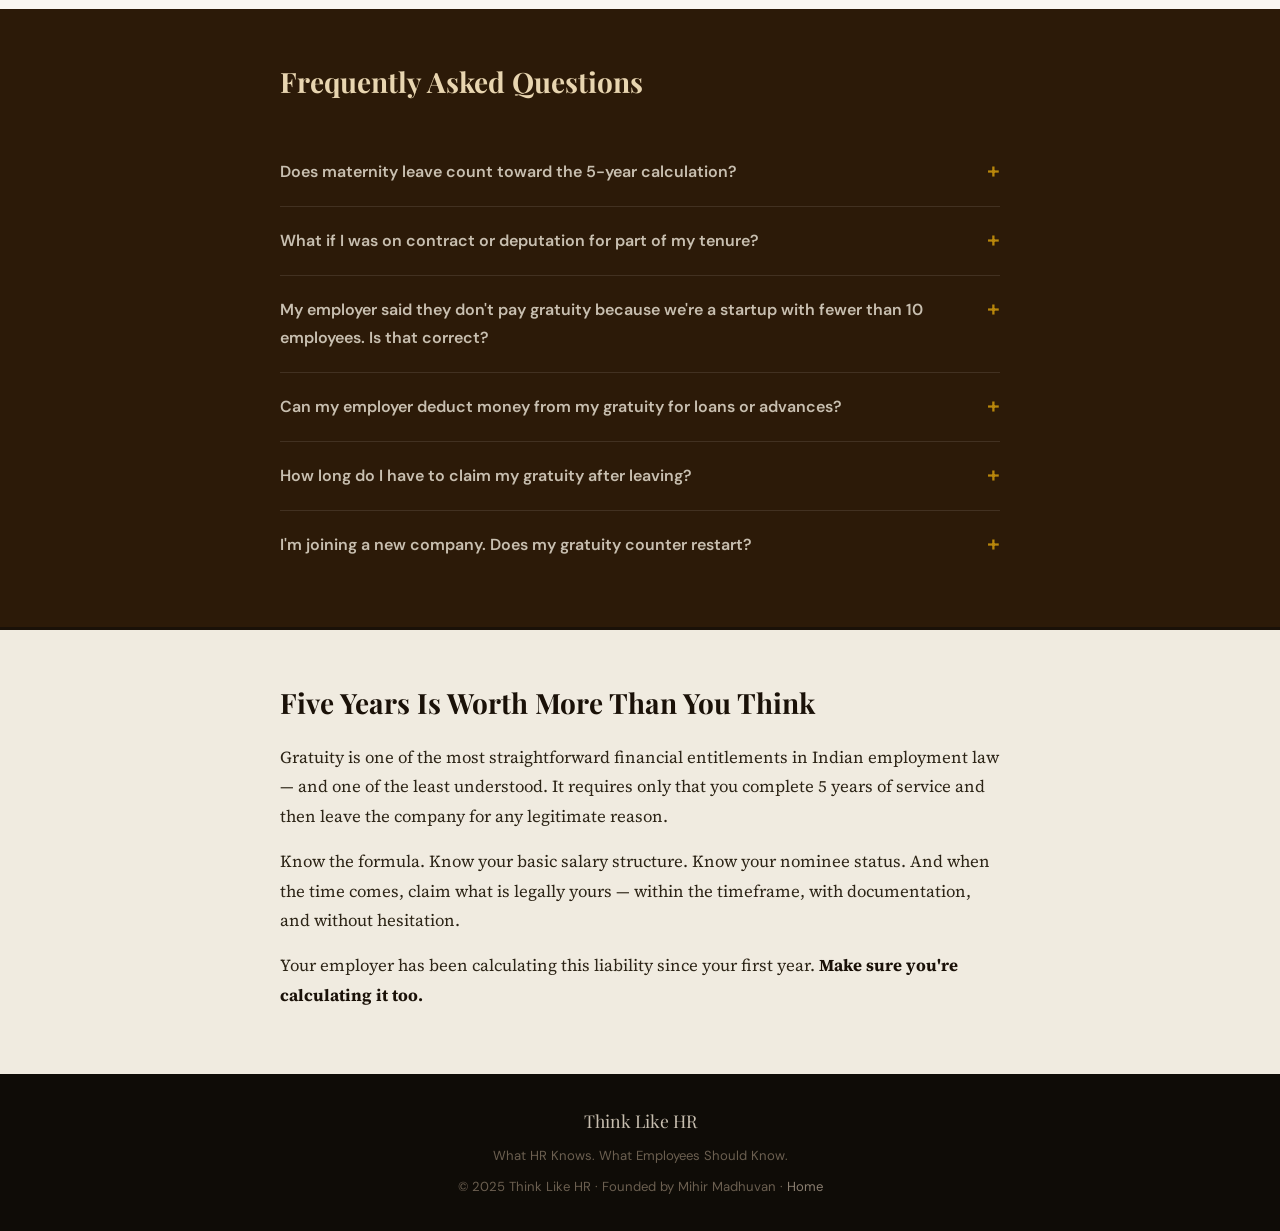
<file: articles/gratuity-explained.html>
<!DOCTYPE html>
<html lang="en">
<head>
<meta charset="UTF-8">
<meta name="viewport" content="width=device-width, initial-scale=1.0">
<title>Gratuity Explained: What Every Indian Employee Must Know | Think Like HR</title>
<meta name="description" content="Gratuity is money your employer legally owes you after 5 years of service. Most employees don't know how it's calculated, when they qualify, or what HR won't tell them about claiming it.">
<meta name="author" content="Mihir Madhuvan">
<meta property="og:title" content="Gratuity Explained | Think Like HR">
<meta property="og:description" content="Gratuity is money your employer legally owes you. Here's how it works, what you're owed, and what HR won't tell you about claiming it.">
<meta property="og:type" content="article">
<link rel="preconnect" href="https://fonts.googleapis.com">
<link rel="preconnect" href="https://fonts.gstatic.com" crossorigin>
<link href="https://fonts.googleapis.com/css2?family=Playfair+Display:ital,wght@0,400;0,700;0,900;1,400;1,700&family=Source+Serif+4:ital,opsz,wght@0,8..60,300;0,8..60,400;0,8..60,600;1,8..60,300;1,8..60,400&family=DM+Sans:wght@300;400;500;600&display=swap" rel="stylesheet">
<style>
  :root {
    --ink: #1a1108;
    --paper: #faf7f2;
    --paper-dark: #f0ebe0;
    --accent: #c8102e;
    --accent-gold: #b8860b;
    --rule: #d4c9b0;
    --text-body: #2c2416;
    --text-muted: #7a6e5f;
    --col-width: 720px;
  }
  *, *::before, *::after { box-sizing: border-box; margin: 0; padding: 0; }
  html { scroll-behavior: smooth; }
  body { background: var(--paper); color: var(--text-body); font-family: 'Source Serif 4', Georgia, serif; font-size: 18px; line-height: 1.75; -webkit-font-smoothing: antialiased; }
  .reading-progress { position: fixed; top: 0; left: 0; height: 3px; background: var(--accent); width: 0%; z-index: 9999; transition: width 0.1s linear; }
  .navbar { position: sticky; top: 0; z-index: 100; background: var(--ink); border-bottom: 3px solid var(--accent); padding: 0 2rem; display: flex; align-items: center; justify-content: space-between; height: 58px; }
  .logo { font-family: 'Playfair Display', serif; font-size: 1.2rem; font-weight: 700; color: #fff; text-decoration: none; letter-spacing: 0.02em; }
  .logo span { color: var(--accent); }
  .nav-links { display: flex; gap: 1.5rem; list-style: none; }
  .nav-links a { color: #c8bfb0; text-decoration: none; font-family: 'DM Sans', sans-serif; font-size: 0.8rem; font-weight: 500; letter-spacing: 0.08em; text-transform: uppercase; transition: color 0.2s; }
  .nav-links a:hover { color: #fff; }
  .article-hero { background: #2c1a08; color: #fff; padding: 4rem 2rem 3.5rem; position: relative; overflow: hidden; }
  .article-hero::before {
    content: '5';
    position: absolute; right: 2%; top: 50%; transform: translateY(-50%);
    font-family: 'Playfair Display', serif; font-size: clamp(12rem, 30vw, 22rem);
    font-weight: 900; color: rgba(184,134,11,0.07); line-height: 1;
    pointer-events: none; user-select: none;
  }
  .hero-inner { max-width: var(--col-width); margin: 0 auto; position: relative; }
  .article-tag { display: inline-block; background: var(--accent-gold); color: #fff; font-family: 'DM Sans', sans-serif; font-size: 0.7rem; font-weight: 600; letter-spacing: 0.12em; text-transform: uppercase; padding: 0.3rem 0.8rem; margin-bottom: 1.25rem; }
  .article-hero h1 { font-family: 'Playfair Display', serif; font-size: clamp(2rem, 5vw, 3rem); font-weight: 900; line-height: 1.15; color: #fff; margin-bottom: 1rem; }
  .article-subtitle { font-size: 1.1rem; color: #c8bfb0; font-style: italic; margin-bottom: 1.5rem; line-height: 1.6; max-width: 600px; }
  .article-meta { display: flex; align-items: center; gap: 1.5rem; flex-wrap: wrap; font-family: 'DM Sans', sans-serif; font-size: 0.8rem; color: #8a7e70; border-top: 1px solid rgba(255,255,255,0.1); padding-top: 1.25rem; }
  .article-meta .author { color: #c8bfb0; font-weight: 500; }
  .article-meta .sep { color: #4a3e30; }
  .article-container { max-width: var(--col-width); margin: 0 auto; padding: 3rem 2rem 4rem; }
  .article-container h2 { font-family: 'Playfair Display', serif; font-size: 1.55rem; font-weight: 700; color: var(--ink); margin: 2.5rem 0 0.75rem; line-height: 1.3; }
  .article-container h3 { font-family: 'DM Sans', sans-serif; font-size: 0.9rem; font-weight: 600; color: var(--accent-gold); letter-spacing: 0.08em; text-transform: uppercase; margin: 1.75rem 0 0.5rem; }
  .article-container p { margin-bottom: 1.25rem; font-size: 1.05rem; }
  .article-container ul, .article-container ol { margin: 1rem 0 1.5rem 1.5rem; }
  .article-container li { margin-bottom: 0.6rem; font-size: 1.05rem; line-height: 1.7; }
  .article-container strong { font-weight: 600; color: var(--ink); }
  .formula-box {
    background: #2c1a08; color: #fff; padding: 2rem; margin: 2rem 0;
    text-align: center; border: 2px solid var(--accent-gold);
  }
  .formula-box .formula-label { font-family: 'DM Sans', sans-serif; font-size: 0.7rem; font-weight: 600; letter-spacing: 0.15em; text-transform: uppercase; color: var(--accent-gold); margin-bottom: 1rem; }
  .formula-box .formula-main { font-family: 'Playfair Display', serif; font-size: 1.1rem; color: #e8d5b0; line-height: 1.6; }
  .formula-box .formula-main strong { color: #fff; font-size: 1.2rem; }
  .calc-example {
    background: var(--paper-dark); border: 1px solid var(--rule); padding: 1.5rem 2rem; margin: 1.5rem 0;
  }
  .calc-example .calc-label { font-family: 'DM Sans', sans-serif; font-size: 0.7rem; font-weight: 600; letter-spacing: 0.12em; text-transform: uppercase; color: var(--accent-gold); margin-bottom: 0.75rem; }
  .calc-example table { width: 100%; border-collapse: collapse; font-family: 'DM Sans', sans-serif; font-size: 0.95rem; }
  .calc-example td { padding: 0.4rem 0; border-bottom: 1px solid var(--rule); }
  .calc-example td:last-child { text-align: right; font-weight: 600; }
  .calc-example tr:last-child td { border-bottom: none; font-weight: 700; font-size: 1rem; color: var(--accent-gold); }
  .money-box { background: var(--ink); color: #fff; padding: 1.5rem 2rem; margin: 2rem 0; border-left: 5px solid var(--accent-gold); }
  .money-box .money-label { font-family: 'DM Sans', sans-serif; font-size: 0.7rem; font-weight: 600; letter-spacing: 0.12em; text-transform: uppercase; color: var(--accent-gold); margin-bottom: 0.75rem; }
  .money-box p { color: #c8bfb0; font-size: 1rem; margin-bottom: 0.5rem; }
  .money-box strong { color: #fff; }
  .warning-box { background: #fff5f5; border: 1px solid #e8c0c0; border-left: 4px solid var(--accent); padding: 1.25rem 1.5rem; margin: 1.75rem 0; }
  .warning-box .warning-label { font-family: 'DM Sans', sans-serif; font-size: 0.7rem; font-weight: 600; letter-spacing: 0.1em; text-transform: uppercase; color: var(--accent); margin-bottom: 0.5rem; }
  .warning-box p { font-size: 0.98rem; margin-bottom: 0; }
  .pull-quote { border-left: 4px solid var(--accent-gold); padding: 1rem 1.5rem; margin: 2rem 0; background: var(--paper-dark); }
  .pull-quote p { font-family: 'Playfair Display', serif; font-size: 1.2rem; font-style: italic; color: var(--ink); margin: 0; line-height: 1.5; }
  .takeaways-box { background: var(--ink); color: #fff; padding: 1.75rem 2rem; margin: 2rem 0; border-left: 5px solid var(--accent); }
  .takeaways-box h3 { font-family: 'Playfair Display', serif; font-size: 1rem; font-weight: 700; color: var(--accent); letter-spacing: 0.1em; text-transform: uppercase; margin-bottom: 1rem; }
  .takeaways-box ul { margin: 0 0 0 1.25rem; }
  .takeaways-box li { color: #d4c9b0; margin-bottom: 0.5rem; font-size: 0.95rem; }
  .hr-divider { border: none; border-top: 1px solid var(--rule); margin: 2.5rem 0; }
  .faq-section { background: #2c1a08; padding: 3rem 2rem; }
  .faq-inner { max-width: var(--col-width); margin: 0 auto; }
  .faq-section h2 { font-family: 'Playfair Display', serif; font-size: 1.75rem; font-weight: 700; margin-bottom: 2rem; color: #e8d5b0; }
  .faq-item { border-bottom: 1px solid rgba(255,255,255,0.1); padding: 1.25rem 0; }
  .faq-item:last-child { border-bottom: none; }
  .faq-q { font-family: 'DM Sans', sans-serif; font-size: 1rem; font-weight: 600; color: #c8bfb0; cursor: pointer; display: flex; justify-content: space-between; align-items: flex-start; gap: 1rem; }
  .faq-q::after { content: '+'; font-size: 1.4rem; color: var(--accent-gold); flex-shrink: 0; line-height: 1.2; }
  .faq-item.open .faq-q::after { content: '−'; }
  .faq-a { display: none; padding-top: 0.75rem; color: #a89880; font-size: 0.98rem; line-height: 1.7; }
  .faq-item.open .faq-a { display: block; }
  .conclusion { background: var(--paper-dark); padding: 3rem 2rem; border-top: 3px solid var(--ink); }
  .conclusion-inner { max-width: var(--col-width); margin: 0 auto; }
  .conclusion h2 { font-family: 'Playfair Display', serif; font-size: 1.75rem; font-weight: 700; color: var(--ink); margin-bottom: 1rem; }
  .conclusion p { color: var(--text-body); font-size: 1.05rem; margin-bottom: 1rem; line-height: 1.75; }
  .conclusion strong { color: var(--ink); }
  footer { background: #0f0c07; color: #6b5f50; padding: 2rem; text-align: center; font-family: 'DM Sans', sans-serif; font-size: 0.82rem; }
  footer .footer-logo { font-family: 'Playfair Display', serif; font-size: 1.1rem; color: #c8bfb0; margin-bottom: 0.5rem; }
  footer a { color: #8a7e70; text-decoration: none; }
  footer a:hover { color: var(--accent); }
  @media (max-width: 640px) {
    .nav-links { display: none; }
    .article-container { padding: 2rem 1.25rem; }
    .article-hero { padding: 2.5rem 1.25rem; }
    .faq-section, .conclusion { padding: 2rem 1.25rem; }
    .article-hero::before { display: none; }
  }
</style>
</head>
<body>

<div class="reading-progress" id="readingProgress"></div>

<nav class="navbar">
  <a href="../index.html" class="logo">Think Like <span>HR</span></a>
  <ul class="nav-links">
    <li><a href="../index.html">Home</a></li>
    <li><a href="#">Salary</a></li>
    <li><a href="#">HR Secrets</a></li>
    <li><a href="#">Career</a></li>
  </ul>
</nav>

<header class="article-hero">
  <div class="hero-inner">
    <span class="article-tag">Salary &amp; Benefits</span>
    <h1>Gratuity Explained</h1>
    <p class="article-subtitle">After 5 years with a company, your employer legally owes you a lump sum payout. Most employees don't know how much, how to calculate it, or what HR might not be telling them about claiming it.</p>
    <div class="article-meta">
      <span class="author">Mihir Madhuvan</span>
      <span class="sep">|</span>
      <span>Think Like HR</span>
      <span class="sep">|</span>
      <span>10 min read</span>
      <span class="sep">|</span>
      <span>Salary &amp; Benefits</span>
    </div>
  </div>
</header>

<main class="article-container">

  <p>You've completed five years at your company. Congratulations — you've just qualified for a benefit that could be worth lakhs of rupees. It's called gratuity.</p>

  <p>It's not optional. It's not a bonus your employer can choose to give or withhold. It is a statutory right under the Payment of Gratuity Act, 1972. Your employer is legally required to pay it when you leave after completing eligible service.</p>

  <p>And yet most employees discover how it works only when they're about to resign — or worse, only when they don't receive what they were owed.</p>

  <div class="takeaways-box">
    <h3>Key Takeaways</h3>
    <ul>
      <li>Gratuity is a legal entitlement, not a discretionary bonus, for employees with 5+ years of service</li>
      <li>The formula is straightforward: (Last Basic + DA × 15 × Years of Service) ÷ 26</li>
      <li>The 5-year rule has nuances — 4 years and 240 days may also qualify</li>
      <li>Tax exemption on gratuity is available up to ₹20 lakhs for most employees</li>
      <li>Your nominee matters — if you die in service, gratuity goes to your nominee, not automatically to family</li>
    </ul>
  </div>

  <hr class="hr-divider">

  <h2>What Is Gratuity?</h2>

  <p>Gratuity is a lump sum payment an employer makes to an employee as a token of appreciation for long and loyal service. But unlike a discretionary bonus, gratuity is governed by law.</p>

  <p>The Payment of Gratuity Act, 1972 applies to:</p>

  <ul>
    <li>Any factory, mine, oilfield, plantation, port, or railway</li>
    <li>Any shop or establishment with 10 or more employees</li>
    <li>Most organised sector companies in India</li>
  </ul>

  <p>If you work at a company with 10+ employees and have completed 5 years of continuous service, you are entitled to gratuity when you leave — whether by resignation, retirement, retrenchment, or death.</p>

  <h2>The Gratuity Formula: Exact Calculation</h2>

  <p>The formula is set by law and does not change between companies:</p>

  <div class="formula-box">
    <div class="formula-label">The Official Gratuity Formula</div>
    <div class="formula-main">
      <strong>Gratuity = (Last Drawn Basic Salary + DA) × 15 × Years of Service ÷ 26</strong><br><br>
      Where 15 = 15 days of salary per year of service<br>
      And 26 = working days in a month (as per law)
    </div>
  </div>

  <div class="calc-example">
    <div class="calc-label">Example Calculation</div>
    <table>
      <tr><td>Last drawn Basic + DA</td><td>₹45,000/month</td></tr>
      <tr><td>Years of service</td><td>7 years</td></tr>
      <tr><td>Formula</td><td>45,000 × 15 × 7 ÷ 26</td></tr>
      <tr><td><strong>Gratuity Payable</strong></td><td>₹1,82,692</td></tr>
    </table>
  </div>

  <p>Notice that the formula uses only Basic Salary plus Dearness Allowance — not your CTC or gross salary. This is important. If your company structures your salary with a low basic and high allowances, your gratuity will be lower than you expect.</p>

  <h2>The 5-Year Rule — With One Important Exception</h2>

  <p>The general rule is 5 years of continuous service. But there is a nuance most employees miss:</p>

  <div class="money-box">
    <div class="money-label">The 240-Day Rule</div>
    <p>If an employee has worked for <strong>4 years and 240 days or more</strong>, courts and many employers treat this as completion of the 5th year for the purpose of gratuity eligibility.</p>
    <p>This interpretation is supported by various legal judgments, though it's not uniformly enforced. If you're in this situation, raise a formal query with HR in writing.</p>
  </div>

  <p>This means: if you're planning to resign after 4.5 years, check your actual working days carefully. You may be closer to the threshold than you think — and a few weeks' difference could mean eligibility for a significant sum.</p>

  <h2>How Gratuity Compares Across Salary Levels</h2>

  <p>Here's what the formula looks like in practice for different salary levels after exactly 5 years of service:</p>

  <div class="calc-example">
    <div class="calc-label">Gratuity After 5 Years — By Salary</div>
    <table>
      <tr><td>Basic + DA: ₹20,000/month</td><td>₹57,692</td></tr>
      <tr><td>Basic + DA: ₹35,000/month</td><td>₹1,00,962</td></tr>
      <tr><td>Basic + DA: ₹60,000/month</td><td>₹1,73,077</td></tr>
      <tr><td>Basic + DA: ₹1,00,000/month</td><td>₹2,88,462</td></tr>
    </table>
  </div>

  <p>Every additional year of service multiplies this proportionally. An employee with 15 years at ₹60,000 basic receives over ₹5 lakhs in gratuity alone.</p>

  <h2>Tax Treatment of Gratuity</h2>

  <p>Good news: gratuity has generous tax exemptions under Indian law.</p>

  <p>For employees covered under the Gratuity Act (most formal sector employees):</p>

  <ul>
    <li>The least of three amounts is exempt from tax:
      <ul>
        <li>Actual gratuity received</li>
        <li>₹20 lakhs (revised limit as of 2018)</li>
        <li>The formula-calculated amount</li>
      </ul>
    </li>
    <li>For most salaried employees, the gratuity received at retirement or resignation after 5+ years will be entirely tax-free</li>
  </ul>

  <p>Only if your gratuity exceeds ₹20 lakhs will the excess portion be taxable — which typically applies only to very senior employees with long tenures at high salaries.</p>

  <h2>When Is Gratuity Payable?</h2>

  <p>Gratuity becomes payable in the following situations:</p>

  <ul>
    <li><strong>Resignation after 5+ years</strong> — the most common scenario</li>
    <li><strong>Retirement or superannuation</strong></li>
    <li><strong>Death while in service</strong> — even before 5 years; paid to nominee or legal heir</li>
    <li><strong>Disablement due to accident or disease</strong> — even before 5 years</li>
    <li><strong>Termination/retrenchment</strong> after 5+ years</li>
  </ul>

  <p>The employer must pay gratuity within 30 days of it becoming payable. If delayed, they owe you interest on the outstanding amount.</p>

  <h2>How to Claim Your Gratuity</h2>

  <p>The process involves submitting Form I (Application for Gratuity) to your employer. Here's the complete flow:</p>

  <ol>
    <li>Submit Form I to your employer or HR department — ideally on or around your last working day</li>
    <li>Your employer will acknowledge and respond with the calculated amount in Form L or dispute it in Form M</li>
    <li>Employer has 30 days to pay once it's due</li>
    <li>If disputed or delayed, you can approach the Controlling Authority (Labour Commissioner in your jurisdiction)</li>
  </ol>

  <div class="warning-box">
    <div class="warning-label">⚠ Common HR Delay Tactic</div>
    <p>Some employers delay gratuity payment citing "full and final settlement" completion or documentation gaps. This is not a valid reason for non-payment beyond 30 days. If you're facing delays, file a written complaint with the Labour Commissioner. The law is on your side.</p>
  </div>

  <h2>What About Gratuity for Private Sector Employees?</h2>

  <p>The Gratuity Act covers most private sector companies with 10+ employees. However:</p>

  <ul>
    <li>Some companies have their own gratuity schemes that may be <em>more</em> generous than the Act (never less)</li>
    <li>Employers often maintain a Gratuity Fund or take a group gratuity insurance policy — this is how they pre-fund the liability</li>
    <li>If you see "Gratuity" as a component in your CTC sheet, it's your employer's provision for this future payout — it's part of your total cost to company, not a bonus they're giving you</li>
  </ul>

  <p>Seeing gratuity in your CTC is a common source of confusion. It doesn't mean you receive it upfront. You receive it only when you leave with 5+ years of service.</p>

  <h2>Nominee for Gratuity: Don't Ignore This</h2>

  <p>Just like PF, your gratuity has a nominee — the person who receives the payout if you pass away while in service.</p>

  <p>This nominee is typically filled in through Form F during joining. Many employees don't remember doing this — or did it at 22 and have never updated it since.</p>

  <p>If you've gotten married, had children, or had any change in family circumstances since joining your company, verify and update your gratuity nominee with HR as soon as possible.</p>

  <div class="pull-quote">
    <p>"Gratuity doesn't come automatically. It requires you to claim it. Knowing the process before you need it is the difference between getting what you're owed and losing it."</p>
  </div>

  <h2>What Gratuity Is NOT</h2>

  <p>A few common misconceptions to clear up:</p>

  <ul>
    <li>Gratuity is <strong>not</strong> a voluntary payment your employer can choose to withhold if they don't like how you left</li>
    <li>Gratuity is <strong>not</strong> affected by whether you resigned or were retrenched (after 5 years)</li>
    <li>Gratuity is <strong>not</strong> the same as severance or notice pay — it's a separate entitlement entirely</li>
    <li>Gratuity <strong>can</strong> be forfeited if you're terminated for misconduct that caused financial loss to the company — but this is a specific legal provision, not a blanket excuse</li>
  </ul>

</main>

<section class="faq-section">
  <div class="faq-inner">
    <h2>Frequently Asked Questions</h2>

    <div class="faq-item">
      <div class="faq-q">Does maternity leave count toward the 5-year calculation?</div>
      <div class="faq-a">Yes. Maternity leave is considered part of continuous service under both the Maternity Benefit Act and the Gratuity Act. It does not break your service continuity or reduce your years for gratuity calculation purposes.</div>
    </div>

    <div class="faq-item">
      <div class="faq-q">What if I was on contract or deputation for part of my tenure?</div>
      <div class="faq-a">The nature of employment matters. If you were on a fixed-term contract that was renewed continuously, courts have generally held that this qualifies as continuous service. If you were deputed to a subsidiary or group company, the specific arrangement and whether it was treated as service with the parent company will determine eligibility. Consult an employment lawyer if you're uncertain about your specific situation.</div>
    </div>

    <div class="faq-item">
      <div class="faq-q">My employer said they don't pay gratuity because we're a startup with fewer than 10 employees. Is that correct?</div>
      <div class="faq-a">The Gratuity Act applies to companies that have had 10 or more employees at any point. It's not a current headcount test — once a company crosses this threshold, the Act applies going forward even if headcount later falls below 10. If your company had 10+ employees at any time during your service, you may be eligible. Verify the company's history before accepting this claim.</div>
    </div>

    <div class="faq-item">
      <div class="faq-q">Can my employer deduct money from my gratuity for loans or advances?</div>
      <div class="faq-a">Only in specific circumstances. If you have an outstanding salary advance or loan explicitly secured against your gratuity (with a written agreement), deduction may be permissible. However, general dues, notice pay shortfalls, or equipment damage claims cannot legally be deducted from gratuity without a specific legal process. If your employer is withholding gratuity citing vague deductions, challenge it.</div>
    </div>

    <div class="faq-item">
      <div class="faq-q">How long do I have to claim my gratuity after leaving?</div>
      <div class="faq-a">There's no explicit statute of limitations in the Gratuity Act for making a claim, but delays weaken your case practically. Ideally, submit Form I at the time of leaving or within a few months. If you've left a job years ago without claiming, you can still try — but gather all documentation of your employment dates and salary carefully.</div>
    </div>

    <div class="faq-item">
      <div class="faq-q">I'm joining a new company. Does my gratuity counter restart?</div>
      <div class="faq-a">Yes. Gratuity is employer-specific. When you join a new company, your service clock starts fresh. You need another 5 years with the new employer to be eligible for gratuity there. The gratuity from your previous employer is a separate, already-earned entitlement — claim it separately when you leave that company.</div>
    </div>
  </div>
</section>

<section class="conclusion">
  <div class="conclusion-inner">
    <h2>Five Years Is Worth More Than You Think</h2>
    <p>Gratuity is one of the most straightforward financial entitlements in Indian employment law — and one of the least understood. It requires only that you complete 5 years of service and then leave the company for any legitimate reason.</p>
    <p>Know the formula. Know your basic salary structure. Know your nominee status. And when the time comes, claim what is legally yours — within the timeframe, with documentation, and without hesitation.</p>
    <p>Your employer has been calculating this liability since your first year. <strong>Make sure you're calculating it too.</strong></p>
  </div>
</section>

<footer>
  <div class="footer-logo">Think Like HR</div>
  <p>What HR Knows. What Employees Should Know.</p>
  <p style="margin-top:0.5rem;">© 2025 Think Like HR · Founded by Mihir Madhuvan · <a href="../index.html">Home</a></p>
</footer>

<script>
  const bar = document.getElementById('readingProgress');
  window.addEventListener('scroll', () => {
    const doc = document.documentElement;
    const scrollTop = doc.scrollTop || document.body.scrollTop;
    const scrollHeight = doc.scrollHeight - doc.clientHeight;
    bar.style.width = scrollHeight > 0 ? (scrollTop / scrollHeight * 100) + '%' : '0%';
  });
  document.querySelectorAll('.faq-q').forEach(q => {
    q.addEventListener('click', () => q.parentElement.classList.toggle('open'));
  });
</script>
</body>
</html>
</file>
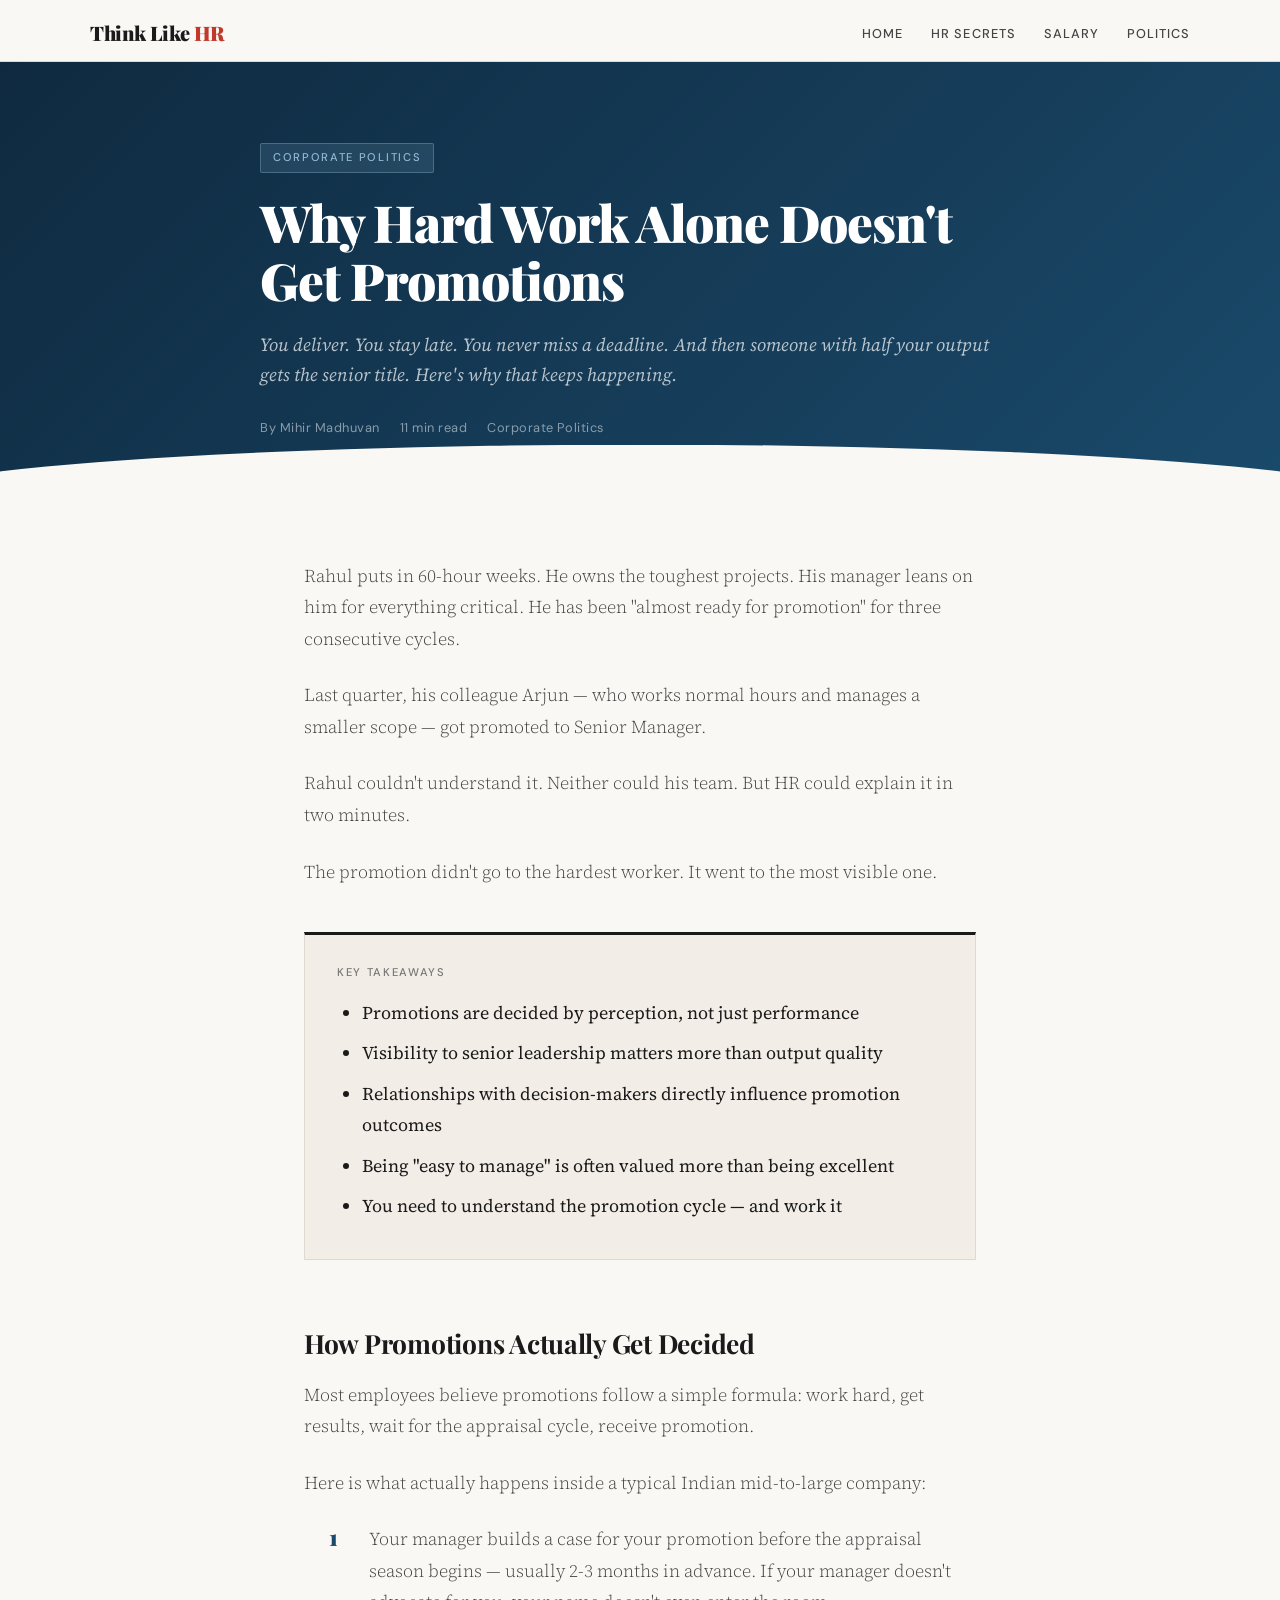
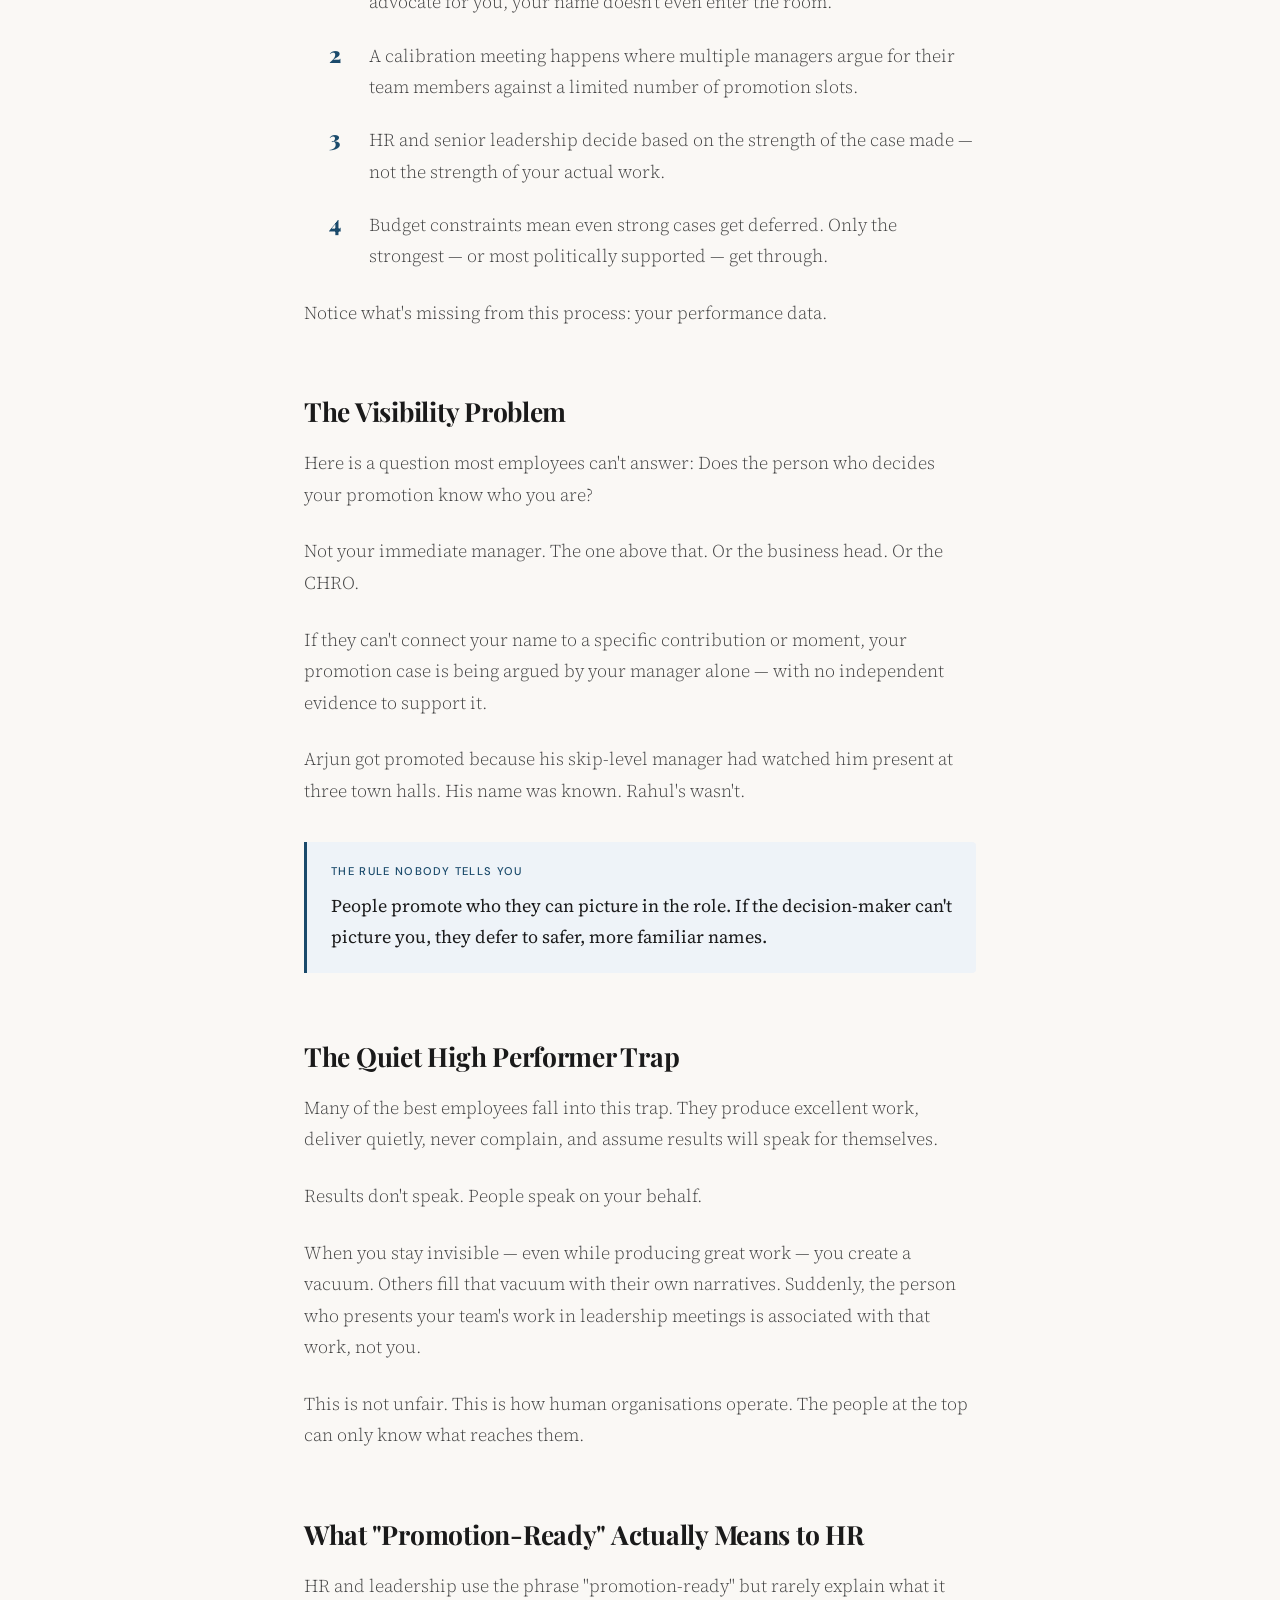
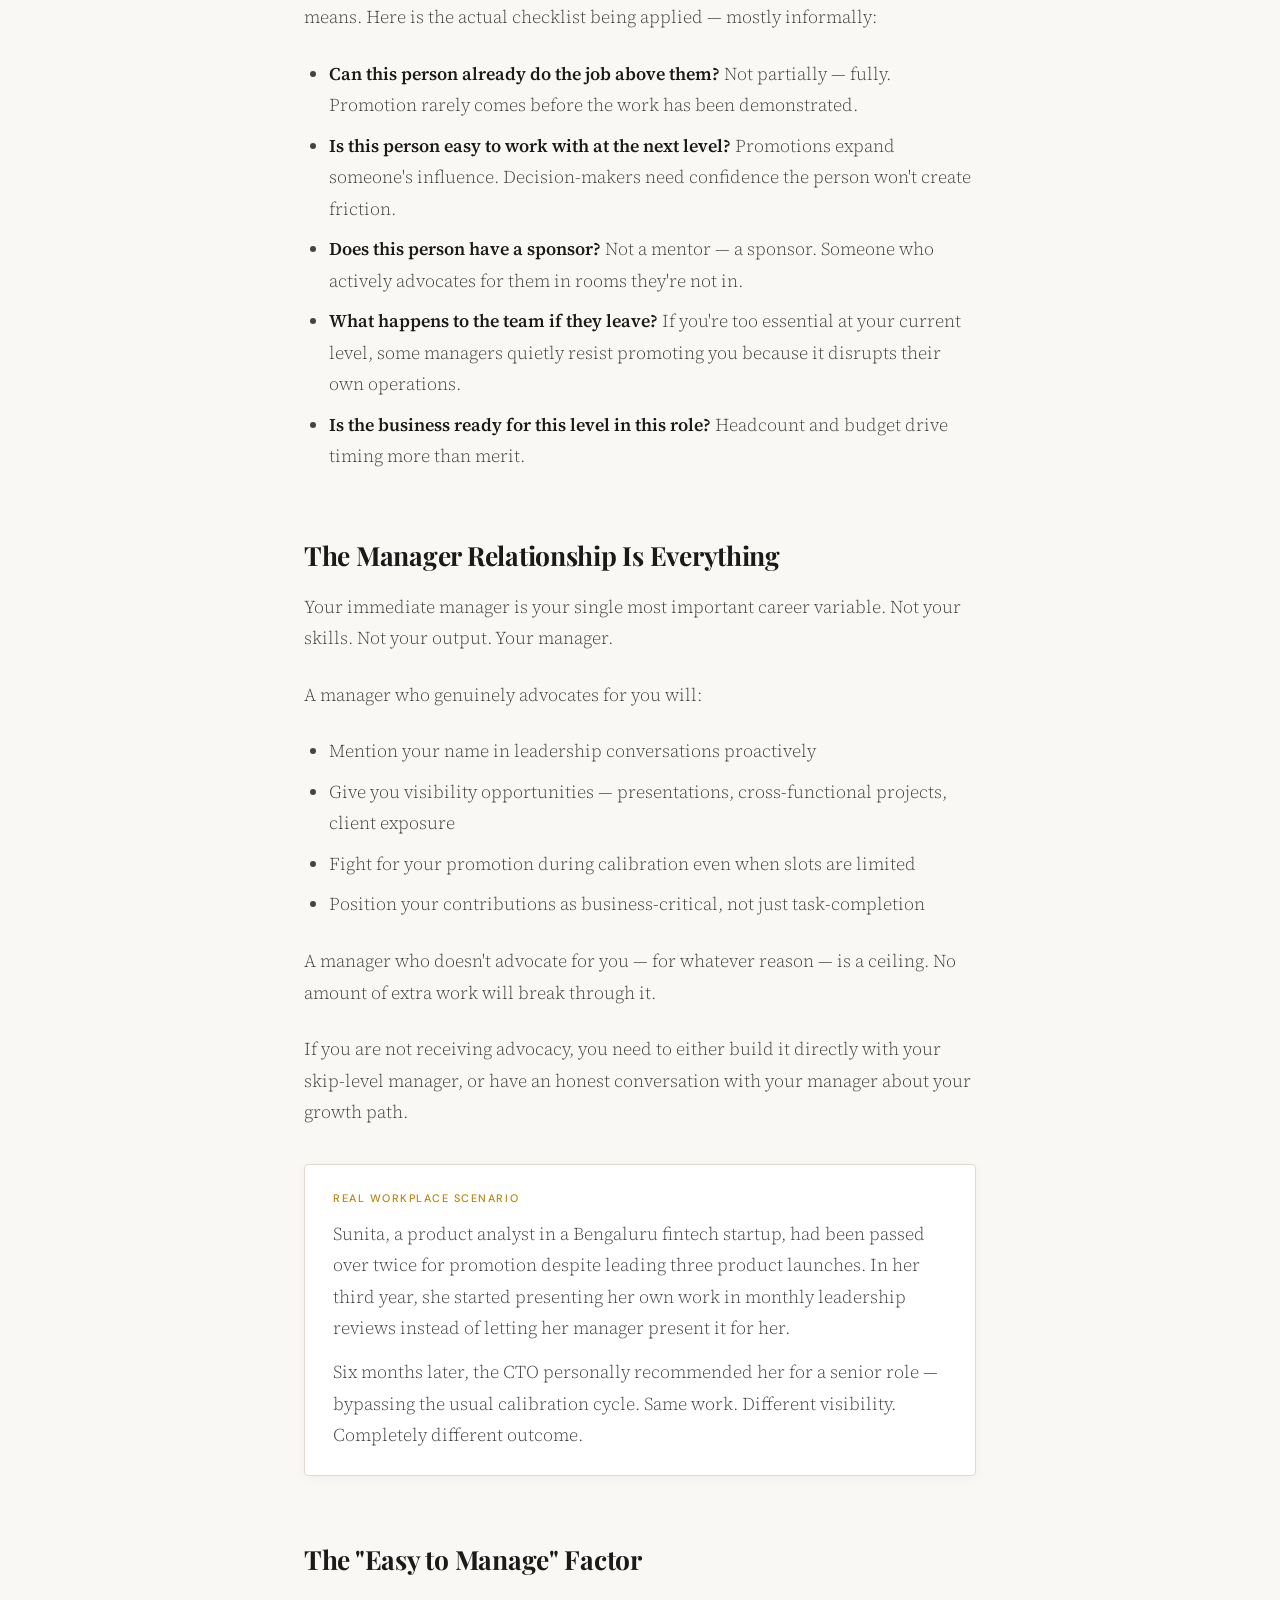
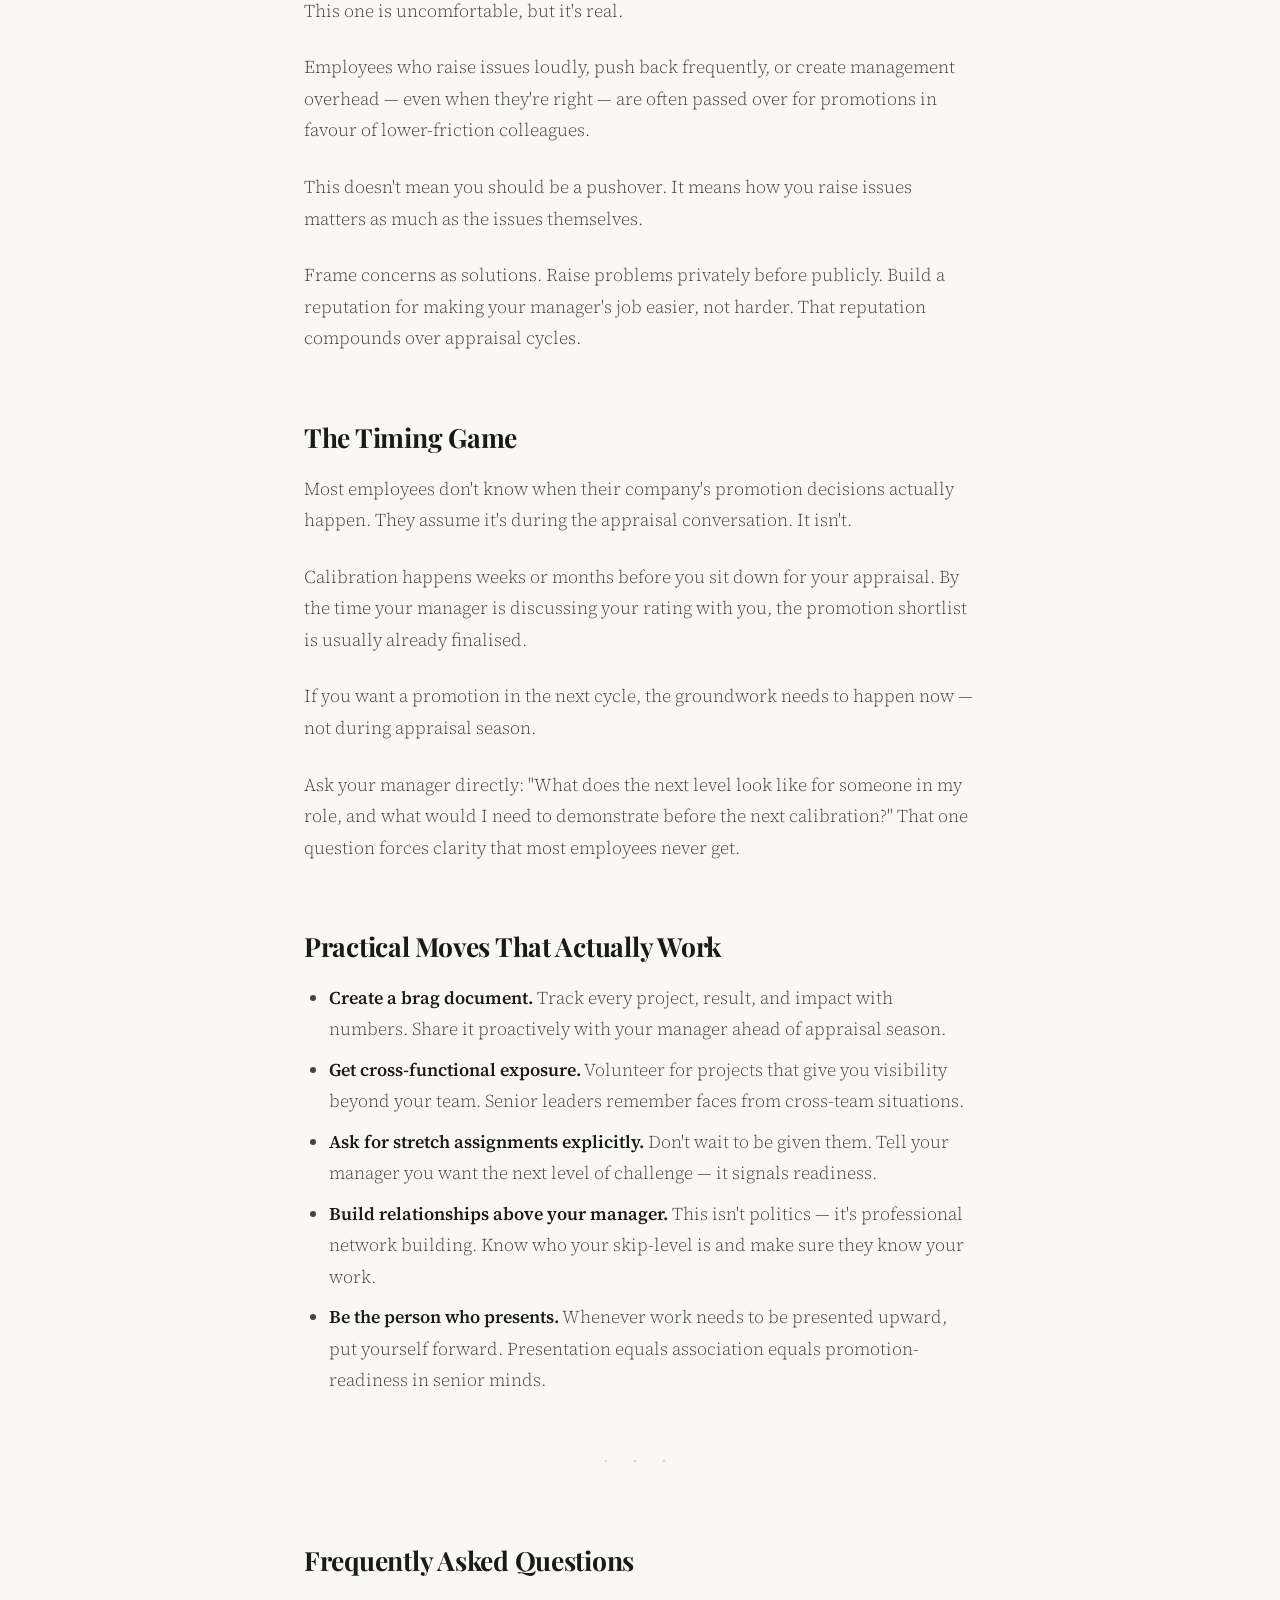
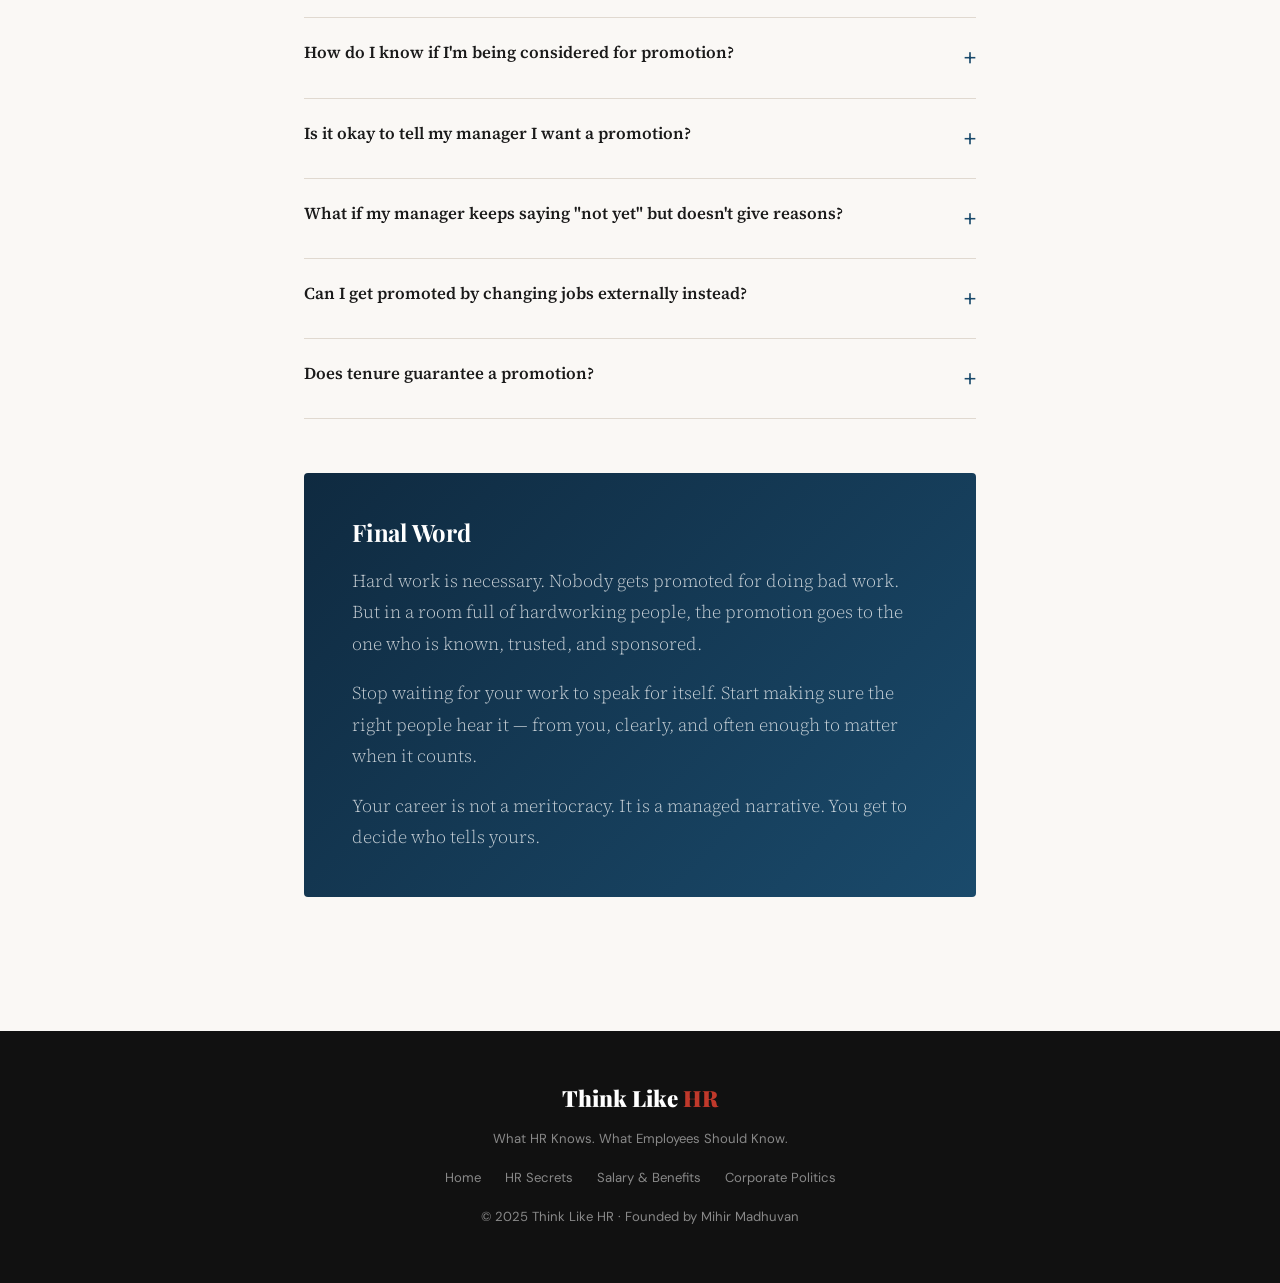
<file: articles/hard-work-promotions.html>
<!DOCTYPE html>
<html lang="en">
<head>
<meta charset="UTF-8">
<meta name="viewport" content="width=device-width, initial-scale=1.0">
<title>Why Hard Work Alone Doesn't Get Promotions | Think Like HR</title>
<meta name="description" content="You work harder than anyone in your team. Yet someone else got promoted. Here's the uncomfortable truth about how promotions actually happen in corporate India.">
<meta name="author" content="Mihir Madhuvan">
<meta property="og:title" content="Why Hard Work Alone Doesn't Get Promotions | Think Like HR">
<meta property="og:description" content="You work harder than anyone in your team. Yet someone else got promoted. Here's the uncomfortable truth about how promotions actually happen in corporate India.">
<meta property="og:type" content="article">
<link rel="preconnect" href="https://fonts.googleapis.com">
<link rel="preconnect" href="https://fonts.gstatic.com" crossorigin>
<link href="https://fonts.googleapis.com/css2?family=Playfair+Display:ital,wght@0,400;0,700;0,900;1,400&family=Source+Serif+4:ital,wght@0,300;0,400;0,600;1,300;1,400&family=DM+Sans:wght@300;400;500&display=swap" rel="stylesheet">
<style>
  :root {
    --ink: #1a1a1a;
    --ink-light: #444;
    --ink-muted: #777;
    --paper: #faf8f5;
    --paper-warm: #f2ede6;
    --accent: #1a4a6b;
    --accent-pale: #eef3f8;
    --border: #e0d9d0;
    --gold: #b8860b;
    --progress-h: 3px;
  }
  *, *::before, *::after { box-sizing: border-box; margin: 0; padding: 0; }
  html { scroll-behavior: smooth; }
  body { background: var(--paper); color: var(--ink); font-family: 'Source Serif 4', Georgia, serif; font-size: 18px; line-height: 1.75; }

  .reading-progress { position: fixed; top: 0; left: 0; width: 0%; height: var(--progress-h); background: linear-gradient(90deg, var(--accent), var(--gold)); z-index: 1000; transition: width 0.1s linear; }

  .navbar { position: sticky; top: var(--progress-h); background: var(--paper); border-bottom: 1px solid var(--border); z-index: 900; padding: 0 24px; }
  .navbar-inner { max-width: 1100px; margin: 0 auto; display: flex; align-items: center; justify-content: space-between; height: 58px; }
  .logo { font-family: 'Playfair Display', serif; font-size: 1.25rem; font-weight: 900; color: var(--ink); text-decoration: none; letter-spacing: -0.02em; }
  .logo span { color: #c0392b; }
  .nav-links { display: flex; gap: 28px; list-style: none; }
  .nav-links a { font-family: 'DM Sans', sans-serif; font-size: 0.8rem; font-weight: 500; color: var(--ink-light); text-decoration: none; text-transform: uppercase; letter-spacing: 0.08em; transition: color 0.2s; }
  .nav-links a:hover { color: var(--accent); }
  @media(max-width:640px){ .nav-links { display:none; } }

  .article-hero { background: linear-gradient(135deg, #0f2a40 0%, #1a4a6b 100%); color: #fff; padding: 80px 24px 64px; position: relative; overflow: hidden; }
  .article-hero::after { content: ''; position: absolute; bottom: -1px; left: 0; right: 0; height: 60px; background: var(--paper); clip-path: ellipse(60% 100% at 50% 100%); }
  .hero-inner { max-width: 760px; margin: 0 auto; position: relative; z-index: 1; }
  .article-tag { display: inline-block; font-family: 'DM Sans', sans-serif; font-size: 0.7rem; font-weight: 500; letter-spacing: 0.15em; text-transform: uppercase; color: #90b8d4; background: rgba(144,184,212,0.15); border: 1px solid rgba(144,184,212,0.35); padding: 4px 12px; border-radius: 2px; margin-bottom: 20px; }
  .article-hero h1 { font-family: 'Playfair Display', serif; font-size: clamp(2rem, 5vw, 3.2rem); font-weight: 900; line-height: 1.15; color: #fff; margin-bottom: 20px; letter-spacing: -0.02em; }
  .article-subtitle { font-size: 1.15rem; color: rgba(255,255,255,0.7); font-style: italic; margin-bottom: 28px; line-height: 1.6; }
  .article-meta { display: flex; flex-wrap: wrap; gap: 20px; font-family: 'DM Sans', sans-serif; font-size: 0.8rem; color: rgba(255,255,255,0.5); letter-spacing: 0.04em; }

  .article-container { max-width: 720px; margin: 0 auto; padding: 56px 24px 80px; }
  .article-container p { margin-bottom: 1.4em; color: var(--ink-light); font-weight: 300; }
  .article-container h2 { font-family: 'Playfair Display', serif; font-size: 1.65rem; font-weight: 700; color: var(--ink); margin: 2.5em 0 0.7em; letter-spacing: -0.01em; line-height: 1.3; }
  .article-container h3 { font-family: 'Playfair Display', serif; font-size: 1.2rem; font-weight: 700; color: var(--ink); margin: 2em 0 0.5em; font-style: italic; }
  .article-container ul, .article-container ol { padding-left: 1.4em; margin-bottom: 1.4em; }
  .article-container li { margin-bottom: 0.5em; color: var(--ink-light); font-weight: 300; }
  .article-container strong { color: var(--ink); font-weight: 600; }

  .callout { background: var(--accent-pale); border-left: 3px solid var(--accent); padding: 20px 24px; margin: 2em 0; border-radius: 0 4px 4px 0; }
  .callout p { margin: 0; color: var(--ink); font-weight: 400; }
  .callout-title { font-family: 'DM Sans', sans-serif; font-size: 0.7rem; font-weight: 500; letter-spacing: 0.12em; text-transform: uppercase; color: var(--accent); margin-bottom: 8px; }

  .takeaways { background: var(--paper-warm); border: 1px solid var(--border); border-top: 3px solid var(--ink); padding: 28px 32px; margin: 2.5em 0; }
  .takeaways-title { font-family: 'DM Sans', sans-serif; font-size: 0.7rem; font-weight: 500; letter-spacing: 0.15em; text-transform: uppercase; color: var(--ink-muted); margin-bottom: 14px; }
  .takeaways ul { margin: 0; }
  .takeaways li { font-weight: 400; color: var(--ink); }

  .scenario { background: #fff; border: 1px solid var(--border); padding: 24px 28px; margin: 2em 0; border-radius: 4px; box-shadow: 0 2px 12px rgba(0,0,0,0.04); }
  .scenario-label { font-family: 'DM Sans', sans-serif; font-size: 0.68rem; font-weight: 500; letter-spacing: 0.14em; text-transform: uppercase; color: var(--gold); margin-bottom: 10px; }
  .scenario p { margin-bottom: 0.7em; }
  .scenario p:last-child { margin-bottom: 0; }

  .numbered-list { counter-reset: item; list-style: none; padding: 0; }
  .numbered-list li { counter-increment: item; display: flex; gap: 16px; margin-bottom: 1.2em; align-items: flex-start; }
  .numbered-list li::before { content: counter(item); font-family: 'Playfair Display', serif; font-size: 1.4rem; font-weight: 900; color: var(--accent); flex-shrink: 0; line-height: 1.3; min-width: 24px; }

  .divider { text-align: center; margin: 2.5em 0; color: var(--border); font-size: 1.2rem; letter-spacing: 0.5em; }

  .faq-section { margin: 3em 0; }
  .faq-section h2 { font-family: 'Playfair Display', serif; font-size: 1.65rem; font-weight: 700; margin-bottom: 1.5em; }
  .faq-item { border-bottom: 1px solid var(--border); padding: 20px 0; }
  .faq-item:first-of-type { border-top: 1px solid var(--border); }
  .faq-q { font-family: 'Source Serif 4', serif; font-size: 1.05rem; font-weight: 600; color: var(--ink); cursor: pointer; display: flex; justify-content: space-between; align-items: flex-start; gap: 16px; }
  .faq-q::after { content: '+'; font-size: 1.4rem; color: var(--accent); flex-shrink: 0; transition: transform 0.2s; }
  .faq-item.open .faq-q::after { transform: rotate(45deg); }
  .faq-a { display: none; padding-top: 12px; color: var(--ink-light); font-weight: 300; line-height: 1.7; }
  .faq-item.open .faq-a { display: block; }

  .conclusion { background: linear-gradient(135deg, #0f2a40, #1a4a6b); color: #fff; padding: 44px 48px; margin: 3em 0; border-radius: 4px; }
  .conclusion h2 { font-family: 'Playfair Display', serif; font-size: 1.5rem; color: #fff; margin-bottom: 16px; margin-top: 0; }
  .conclusion p { color: rgba(255,255,255,0.75); font-weight: 300; margin-bottom: 1em; }
  .conclusion p:last-child { margin-bottom: 0; }

  footer { background: #111; color: rgba(255,255,255,0.5); padding: 48px 24px; text-align: center; font-family: 'DM Sans', sans-serif; font-size: 0.82rem; }
  footer .footer-logo { font-family: 'Playfair Display', serif; font-size: 1.4rem; font-weight: 900; color: #fff; margin-bottom: 10px; }
  footer .footer-logo span { color: #c0392b; }
  footer p { margin-bottom: 6px; }
  footer a { color: rgba(255,255,255,0.5); text-decoration: none; }
  footer a:hover { color: #fff; }
  .footer-links { display: flex; justify-content: center; gap: 24px; margin: 16px 0; flex-wrap: wrap; }

  @media(max-width:640px){
    .article-hero { padding: 56px 20px 80px; }
    .article-container { padding: 40px 20px 60px; }
    .conclusion { padding: 32px 24px; }
  }
</style>
</head>
<body>

<div class="reading-progress" id="readingProgress"></div>

<nav class="navbar">
  <div class="navbar-inner">
    <a href="../index.html" class="logo">Think Like <span>HR</span></a>
    <ul class="nav-links">
      <li><a href="../index.html">Home</a></li>
      <li><a href="#">HR Secrets</a></li>
      <li><a href="#">Salary</a></li>
      <li><a href="#">Politics</a></li>
    </ul>
  </div>
</nav>

<header class="article-hero">
  <div class="hero-inner">
    <div class="article-tag">Corporate Politics</div>
    <h1>Why Hard Work Alone Doesn't Get Promotions</h1>
    <p class="article-subtitle">You deliver. You stay late. You never miss a deadline. And then someone with half your output gets the senior title. Here's why that keeps happening.</p>
    <div class="article-meta">
      <span>By Mihir Madhuvan</span>
      <span>11 min read</span>
      <span>Corporate Politics</span>
    </div>
  </div>
</header>

<main class="article-container">

  <p>Rahul puts in 60-hour weeks. He owns the toughest projects. His manager leans on him for everything critical. He has been "almost ready for promotion" for three consecutive cycles.</p>

  <p>Last quarter, his colleague Arjun — who works normal hours and manages a smaller scope — got promoted to Senior Manager.</p>

  <p>Rahul couldn't understand it. Neither could his team. But HR could explain it in two minutes.</p>

  <p>The promotion didn't go to the hardest worker. It went to the most visible one.</p>

  <div class="takeaways">
    <div class="takeaways-title">Key Takeaways</div>
    <ul>
      <li>Promotions are decided by perception, not just performance</li>
      <li>Visibility to senior leadership matters more than output quality</li>
      <li>Relationships with decision-makers directly influence promotion outcomes</li>
      <li>Being "easy to manage" is often valued more than being excellent</li>
      <li>You need to understand the promotion cycle — and work it</li>
    </ul>
  </div>

  <h2>How Promotions Actually Get Decided</h2>

  <p>Most employees believe promotions follow a simple formula: work hard, get results, wait for the appraisal cycle, receive promotion.</p>

  <p>Here is what actually happens inside a typical Indian mid-to-large company:</p>

  <ol class="numbered-list">
    <li><span>Your manager builds a case for your promotion before the appraisal season begins — usually 2-3 months in advance. If your manager doesn't advocate for you, your name doesn't even enter the room.</span></li>
    <li><span>A calibration meeting happens where multiple managers argue for their team members against a limited number of promotion slots.</span></li>
    <li><span>HR and senior leadership decide based on the strength of the case made — not the strength of your actual work.</span></li>
    <li><span>Budget constraints mean even strong cases get deferred. Only the strongest — or most politically supported — get through.</span></li>
  </ol>

  <p>Notice what's missing from this process: your performance data.</p>

  <h2>The Visibility Problem</h2>

  <p>Here is a question most employees can't answer: Does the person who decides your promotion know who you are?</p>

  <p>Not your immediate manager. The one above that. Or the business head. Or the CHRO.</p>

  <p>If they can't connect your name to a specific contribution or moment, your promotion case is being argued by your manager alone — with no independent evidence to support it.</p>

  <p>Arjun got promoted because his skip-level manager had watched him present at three town halls. His name was known. Rahul's wasn't.</p>

  <div class="callout">
    <div class="callout-title">The Rule Nobody Tells You</div>
    <p>People promote who they can picture in the role. If the decision-maker can't picture you, they defer to safer, more familiar names.</p>
  </div>

  <h2>The Quiet High Performer Trap</h2>

  <p>Many of the best employees fall into this trap. They produce excellent work, deliver quietly, never complain, and assume results will speak for themselves.</p>

  <p>Results don't speak. People speak on your behalf.</p>

  <p>When you stay invisible — even while producing great work — you create a vacuum. Others fill that vacuum with their own narratives. Suddenly, the person who presents your team's work in leadership meetings is associated with that work, not you.</p>

  <p>This is not unfair. This is how human organisations operate. The people at the top can only know what reaches them.</p>

  <h2>What "Promotion-Ready" Actually Means to HR</h2>

  <p>HR and leadership use the phrase "promotion-ready" but rarely explain what it means. Here is the actual checklist being applied — mostly informally:</p>

  <ul>
    <li><strong>Can this person already do the job above them?</strong> Not partially — fully. Promotion rarely comes before the work has been demonstrated.</li>
    <li><strong>Is this person easy to work with at the next level?</strong> Promotions expand someone's influence. Decision-makers need confidence the person won't create friction.</li>
    <li><strong>Does this person have a sponsor?</strong> Not a mentor — a sponsor. Someone who actively advocates for them in rooms they're not in.</li>
    <li><strong>What happens to the team if they leave?</strong> If you're too essential at your current level, some managers quietly resist promoting you because it disrupts their own operations.</li>
    <li><strong>Is the business ready for this level in this role?</strong> Headcount and budget drive timing more than merit.</li>
  </ul>

  <h2>The Manager Relationship Is Everything</h2>

  <p>Your immediate manager is your single most important career variable. Not your skills. Not your output. Your manager.</p>

  <p>A manager who genuinely advocates for you will:</p>
  <ul>
    <li>Mention your name in leadership conversations proactively</li>
    <li>Give you visibility opportunities — presentations, cross-functional projects, client exposure</li>
    <li>Fight for your promotion during calibration even when slots are limited</li>
    <li>Position your contributions as business-critical, not just task-completion</li>
  </ul>

  <p>A manager who doesn't advocate for you — for whatever reason — is a ceiling. No amount of extra work will break through it.</p>

  <p>If you are not receiving advocacy, you need to either build it directly with your skip-level manager, or have an honest conversation with your manager about your growth path.</p>

  <div class="scenario">
    <div class="scenario-label">Real Workplace Scenario</div>
    <p>Sunita, a product analyst in a Bengaluru fintech startup, had been passed over twice for promotion despite leading three product launches. In her third year, she started presenting her own work in monthly leadership reviews instead of letting her manager present it for her.</p>
    <p>Six months later, the CTO personally recommended her for a senior role — bypassing the usual calibration cycle. Same work. Different visibility. Completely different outcome.</p>
  </div>

  <h2>The "Easy to Manage" Factor</h2>

  <p>This one is uncomfortable, but it's real.</p>

  <p>Employees who raise issues loudly, push back frequently, or create management overhead — even when they're right — are often passed over for promotions in favour of lower-friction colleagues.</p>

  <p>This doesn't mean you should be a pushover. It means how you raise issues matters as much as the issues themselves.</p>

  <p>Frame concerns as solutions. Raise problems privately before publicly. Build a reputation for making your manager's job easier, not harder. That reputation compounds over appraisal cycles.</p>

  <h2>The Timing Game</h2>

  <p>Most employees don't know when their company's promotion decisions actually happen. They assume it's during the appraisal conversation. It isn't.</p>

  <p>Calibration happens weeks or months before you sit down for your appraisal. By the time your manager is discussing your rating with you, the promotion shortlist is usually already finalised.</p>

  <p>If you want a promotion in the next cycle, the groundwork needs to happen now — not during appraisal season.</p>

  <p>Ask your manager directly: "What does the next level look like for someone in my role, and what would I need to demonstrate before the next calibration?" That one question forces clarity that most employees never get.</p>

  <h2>Practical Moves That Actually Work</h2>

  <ul>
    <li><strong>Create a brag document.</strong> Track every project, result, and impact with numbers. Share it proactively with your manager ahead of appraisal season.</li>
    <li><strong>Get cross-functional exposure.</strong> Volunteer for projects that give you visibility beyond your team. Senior leaders remember faces from cross-team situations.</li>
    <li><strong>Ask for stretch assignments explicitly.</strong> Don't wait to be given them. Tell your manager you want the next level of challenge — it signals readiness.</li>
    <li><strong>Build relationships above your manager.</strong> This isn't politics — it's professional network building. Know who your skip-level is and make sure they know your work.</li>
    <li><strong>Be the person who presents.</strong> Whenever work needs to be presented upward, put yourself forward. Presentation equals association equals promotion-readiness in senior minds.</li>
  </ul>

  <div class="divider">· · ·</div>

  <section class="faq-section">
    <h2>Frequently Asked Questions</h2>

    <div class="faq-item">
      <div class="faq-q">How do I know if I'm being considered for promotion?</div>
      <div class="faq-a">Ask directly: "Am I on the promotion shortlist for this cycle?" Many managers will give you a clear answer if asked point-blank. Vague responses like "let's see" or "it depends on the business" usually mean no. A yes usually comes with specifics about what needs to happen.</div>
    </div>

    <div class="faq-item">
      <div class="faq-q">Is it okay to tell my manager I want a promotion?</div>
      <div class="faq-a">Yes — and you should. Managers cannot read minds. Stating your ambition clearly, with a conversation about what you need to demonstrate, is the most direct path to a promotion plan. The employees who never ask are often the ones who wait the longest.</div>
    </div>

    <div class="faq-item">
      <div class="faq-q">What if my manager keeps saying "not yet" but doesn't give reasons?</div>
      <div class="faq-a">Ask for specifics: "What specifically do I need to demonstrate, and by when, to be considered?" If the answer remains vague after multiple conversations, your manager may not be advocating for you — and it may be time to look at other teams or companies.</div>
    </div>

    <div class="faq-item">
      <div class="faq-q">Can I get promoted by changing jobs externally instead?</div>
      <div class="faq-a">Often faster than internal promotion. Most companies offer better titles and packages to external hires than to internal candidates. The irony is that employees who leave often return to the same company at a higher level a few years later — because external market validation resets the internal perception.</div>
    </div>

    <div class="faq-item">
      <div class="faq-q">Does tenure guarantee a promotion?</div>
      <div class="faq-a">No. Tenure proves loyalty, not capability. Some of the most loyal employees are the least likely to be promoted because they've demonstrated comfort with their current scope. Growth signals are what move promotion decisions.</div>
    </div>
  </section>

  <section class="conclusion">
    <h2>Final Word</h2>
    <p>Hard work is necessary. Nobody gets promoted for doing bad work. But in a room full of hardworking people, the promotion goes to the one who is known, trusted, and sponsored.</p>
    <p>Stop waiting for your work to speak for itself. Start making sure the right people hear it — from you, clearly, and often enough to matter when it counts.</p>
    <p>Your career is not a meritocracy. It is a managed narrative. You get to decide who tells yours.</p>
  </section>

</main>

<footer>
  <div class="footer-logo">Think Like <span>HR</span></div>
  <p>What HR Knows. What Employees Should Know.</p>
  <div class="footer-links">
    <a href="../index.html">Home</a>
    <a href="#">HR Secrets</a>
    <a href="#">Salary & Benefits</a>
    <a href="#">Corporate Politics</a>
  </div>
  <p style="margin-top:16px;">© 2025 Think Like HR · Founded by Mihir Madhuvan</p>
</footer>

<script>
  const bar = document.getElementById('readingProgress');
  window.addEventListener('scroll', () => {
    const scrollTop = window.scrollY;
    const docHeight = document.documentElement.scrollHeight - window.innerHeight;
    bar.style.width = (scrollTop / docHeight * 100) + '%';
  });
  document.querySelectorAll('.faq-q').forEach(q => {
    q.addEventListener('click', () => q.parentElement.classList.toggle('open'));
  });
</script>
</body>
</html>
</file>
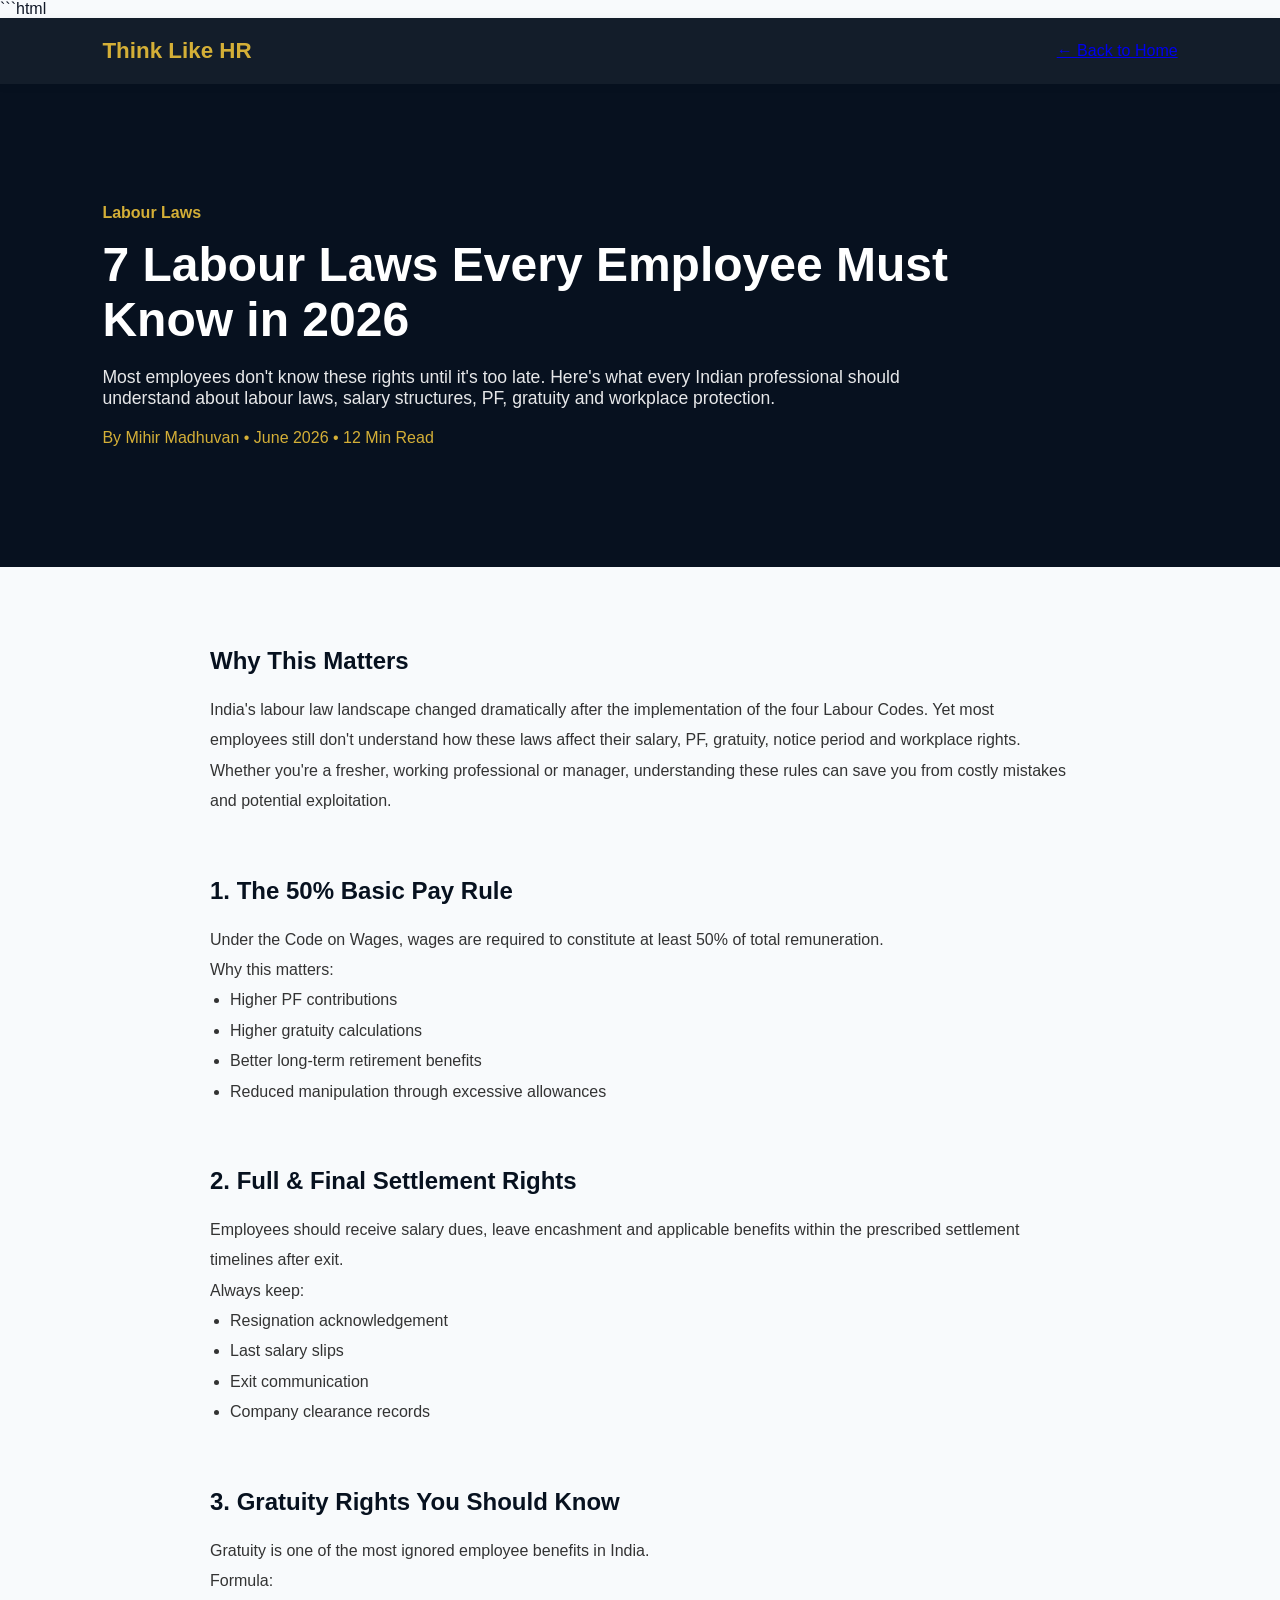
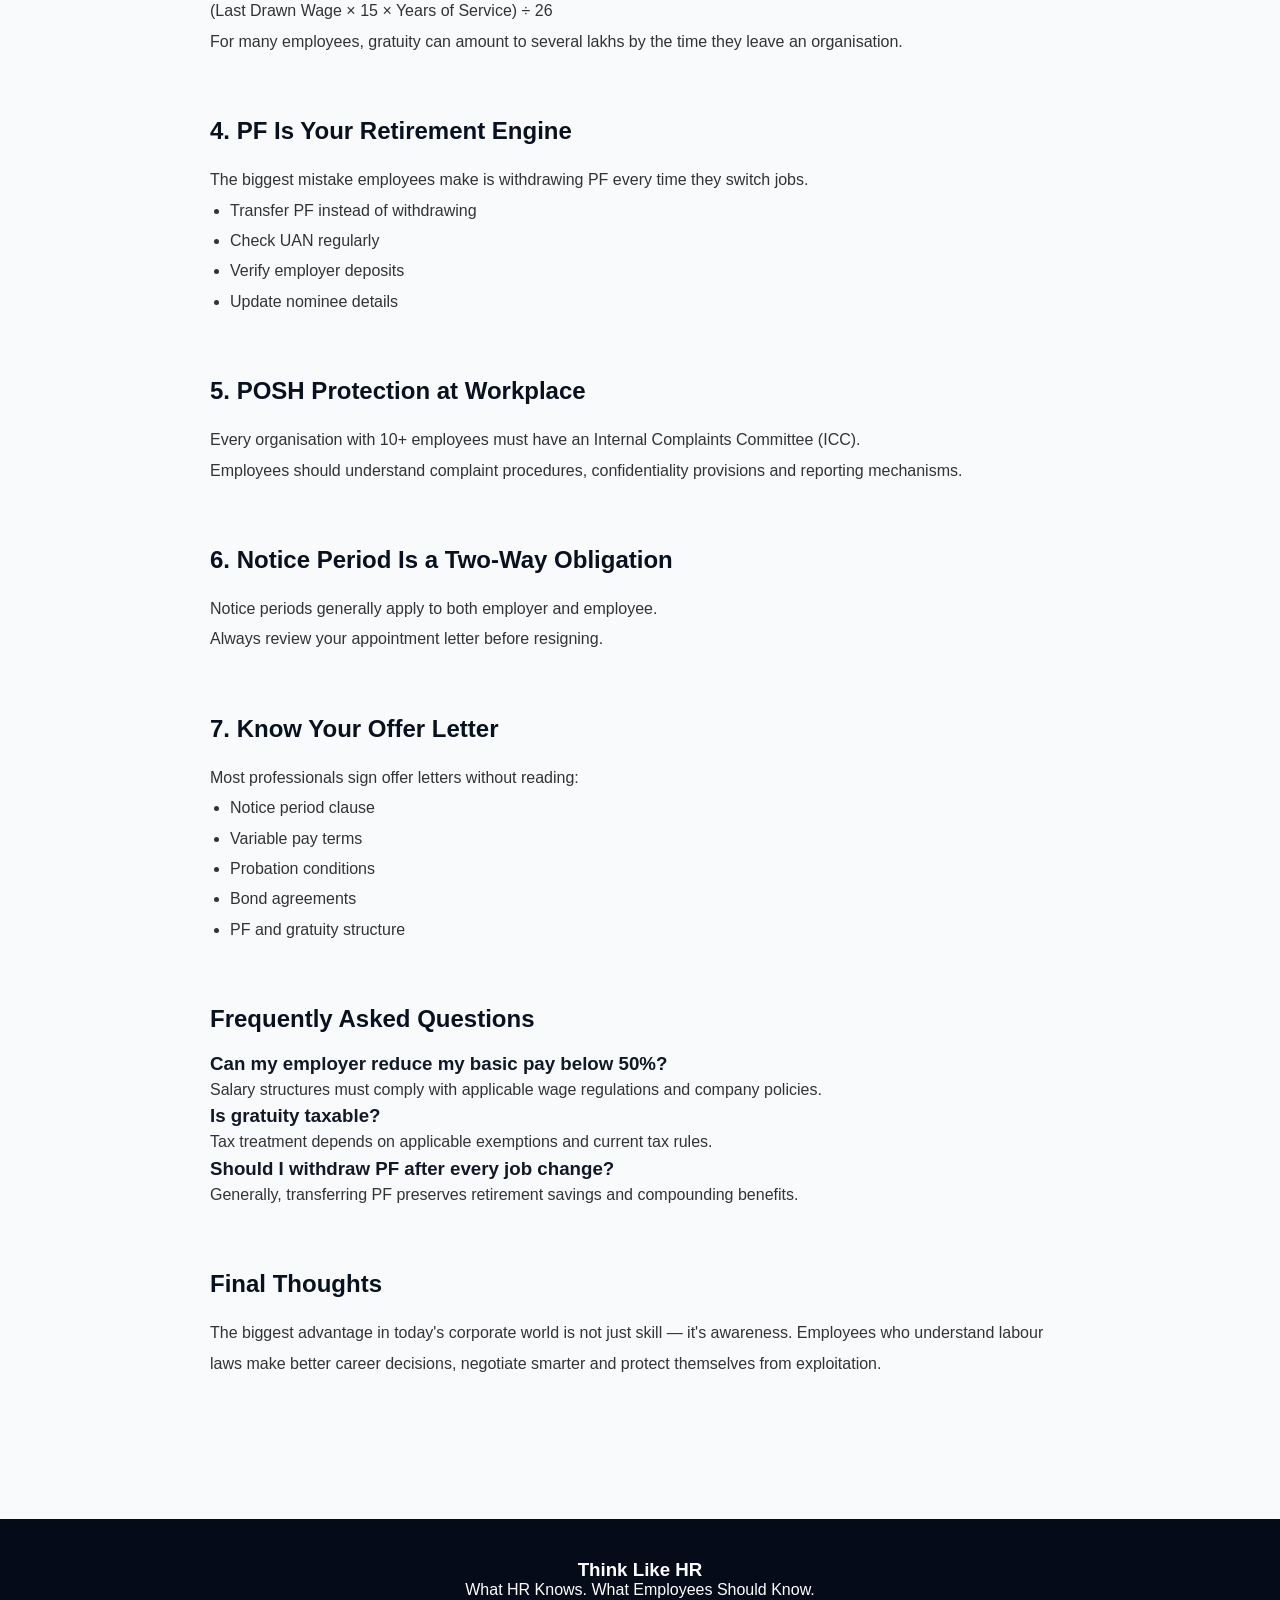
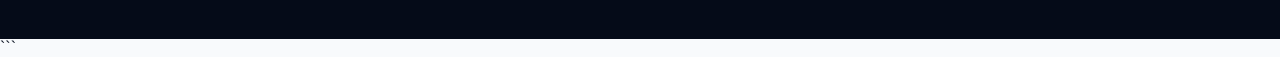
<file: articles/labour-laws-2026.html>
```html
<!DOCTYPE html>
<html lang="en">
<head>

<meta charset="UTF-8">
<meta name="viewport" content="width=device-width, initial-scale=1.0">

<title>
7 Labour Laws Every Employee Must Know in 2026 | Think Like HR
</title>

<link rel="stylesheet" href="../assets/css/style.css">

</head>
<script>

window.addEventListener('scroll', () => {

    const scrollTop =
        document.documentElement.scrollTop;

    const scrollHeight =
        document.documentElement.scrollHeight -
        document.documentElement.clientHeight;

    const progress =
        (scrollTop / scrollHeight) * 100;

    document.querySelector('.reading-progress')
        .style.width = progress + '%';

});

</script>
<body>
<div class="reading-progress"></div>
<nav class="navbar">

    <div class="logo">
        Think Like HR
    </div>

    <a href="../index.html">← Back to Home</a>

</nav>

<header class="article-hero">

    <div class="article-tag">
        Labour Laws
    </div>

    <h1>
        7 Labour Laws Every Employee Must Know in 2026
    </h1>

    <p class="article-subtitle">
        Most employees don't know these rights until it's too late. Here's what every Indian professional should understand about labour laws, salary structures, PF, gratuity and workplace protection.
    </p>

    <div class="article-meta">
        By Mihir Madhuvan • June 2026 • 12 Min Read
    </div>

</header>

<main class="article-container">

<section>

<h2>
Why This Matters
</h2>

<p>
India's labour law landscape changed dramatically after the implementation of the four Labour Codes. Yet most employees still don't understand how these laws affect their salary, PF, gratuity, notice period and workplace rights.
</p>

<p>
Whether you're a fresher, working professional or manager, understanding these rules can save you from costly mistakes and potential exploitation.
</p>

</section>

<section>

<h2>
1. The 50% Basic Pay Rule
</h2>

<p>
Under the Code on Wages, wages are required to constitute at least 50% of total remuneration.
</p>

<p>
Why this matters:
</p>

<ul>
<li>Higher PF contributions</li>
<li>Higher gratuity calculations</li>
<li>Better long-term retirement benefits</li>
<li>Reduced manipulation through excessive allowances</li>
</ul>

</section>

<section>

<h2>
2. Full & Final Settlement Rights
</h2>

<p>
Employees should receive salary dues, leave encashment and applicable benefits within the prescribed settlement timelines after exit.
</p>

<p>
Always keep:
</p>

<ul>
<li>Resignation acknowledgement</li>
<li>Last salary slips</li>
<li>Exit communication</li>
<li>Company clearance records</li>
</ul>

</section>

<section>

<h2>
3. Gratuity Rights You Should Know
</h2>

<p>
Gratuity is one of the most ignored employee benefits in India.
</p>

<p>
Formula:
</p>

<p>
(Last Drawn Wage × 15 × Years of Service) ÷ 26
</p>

<p>
For many employees, gratuity can amount to several lakhs by the time they leave an organisation.
</p>

</section>

<section>

<h2>
4. PF Is Your Retirement Engine
</h2>

<p>
The biggest mistake employees make is withdrawing PF every time they switch jobs.
</p>

<ul>
<li>Transfer PF instead of withdrawing</li>
<li>Check UAN regularly</li>
<li>Verify employer deposits</li>
<li>Update nominee details</li>
</ul>

</section>

<section>

<h2>
5. POSH Protection at Workplace
</h2>

<p>
Every organisation with 10+ employees must have an Internal Complaints Committee (ICC).
</p>

<p>
Employees should understand complaint procedures, confidentiality provisions and reporting mechanisms.
</p>

</section>

<section>

<h2>
6. Notice Period Is a Two-Way Obligation
</h2>

<p>
Notice periods generally apply to both employer and employee.
</p>

<p>
Always review your appointment letter before resigning.
</p>

</section>

<section>

<h2>
7. Know Your Offer Letter
</h2>

<p>
Most professionals sign offer letters without reading:
</p>

<ul>
<li>Notice period clause</li>
<li>Variable pay terms</li>
<li>Probation conditions</li>
<li>Bond agreements</li>
<li>PF and gratuity structure</li>
</ul>

</section>
<section class="faq">

<h2>
Frequently Asked Questions
</h2>

<h3>
Can my employer reduce my basic pay below 50%?
</h3>

<p>
Salary structures must comply with applicable wage regulations and company policies.
</p>

<h3>
Is gratuity taxable?
</h3>

<p>
Tax treatment depends on applicable exemptions and current tax rules.
</p>

<h3>
Should I withdraw PF after every job change?
</h3>

<p>
Generally, transferring PF preserves retirement savings and compounding benefits.
</p>

</section>
<section class="conclusion">

<h2>
Final Thoughts
</h2>

<p>
The biggest advantage in today's corporate world is not just skill — it's awareness.
Employees who understand labour laws make better career decisions, negotiate smarter and protect themselves from exploitation.
</p>

</section>

</main>

<footer>

<h3>Think Like HR</h3>

<p>
What HR Knows. What Employees Should Know.
</p>

</footer>

</body>
</html>
```
</file>
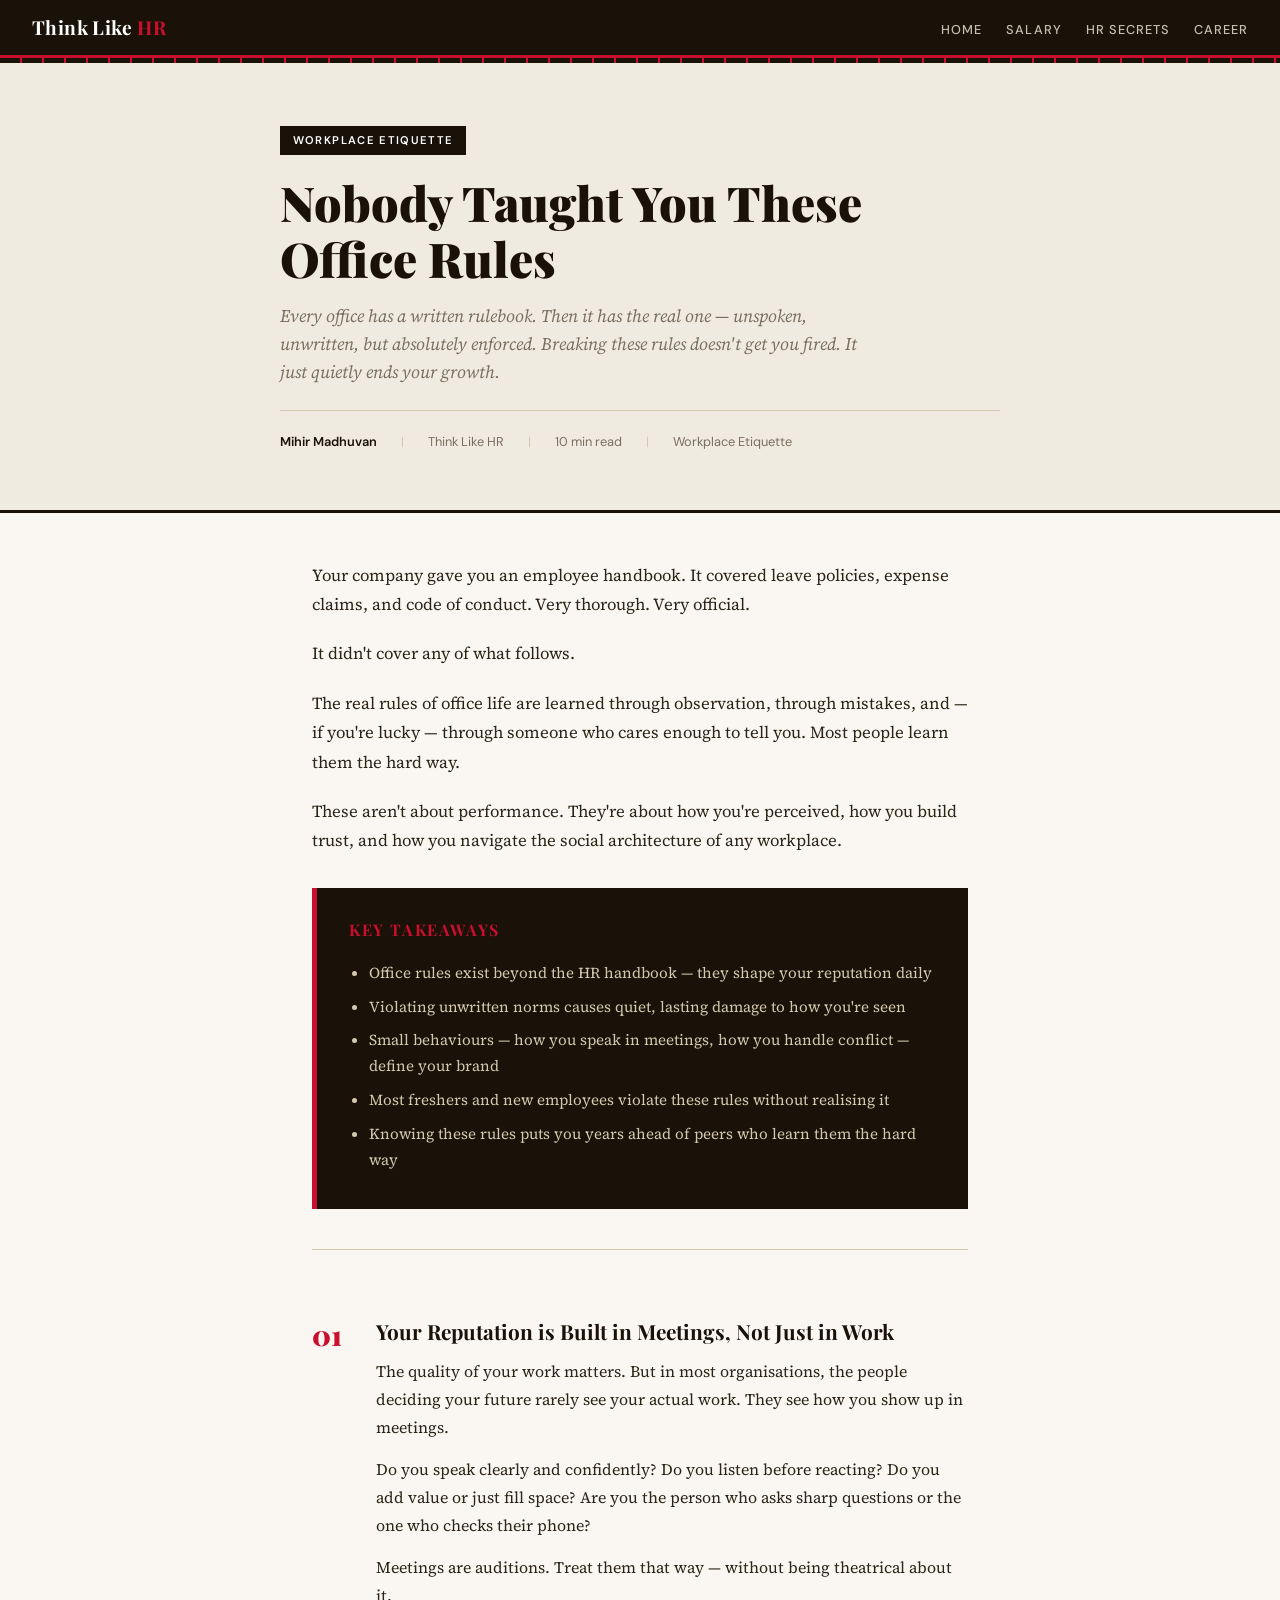
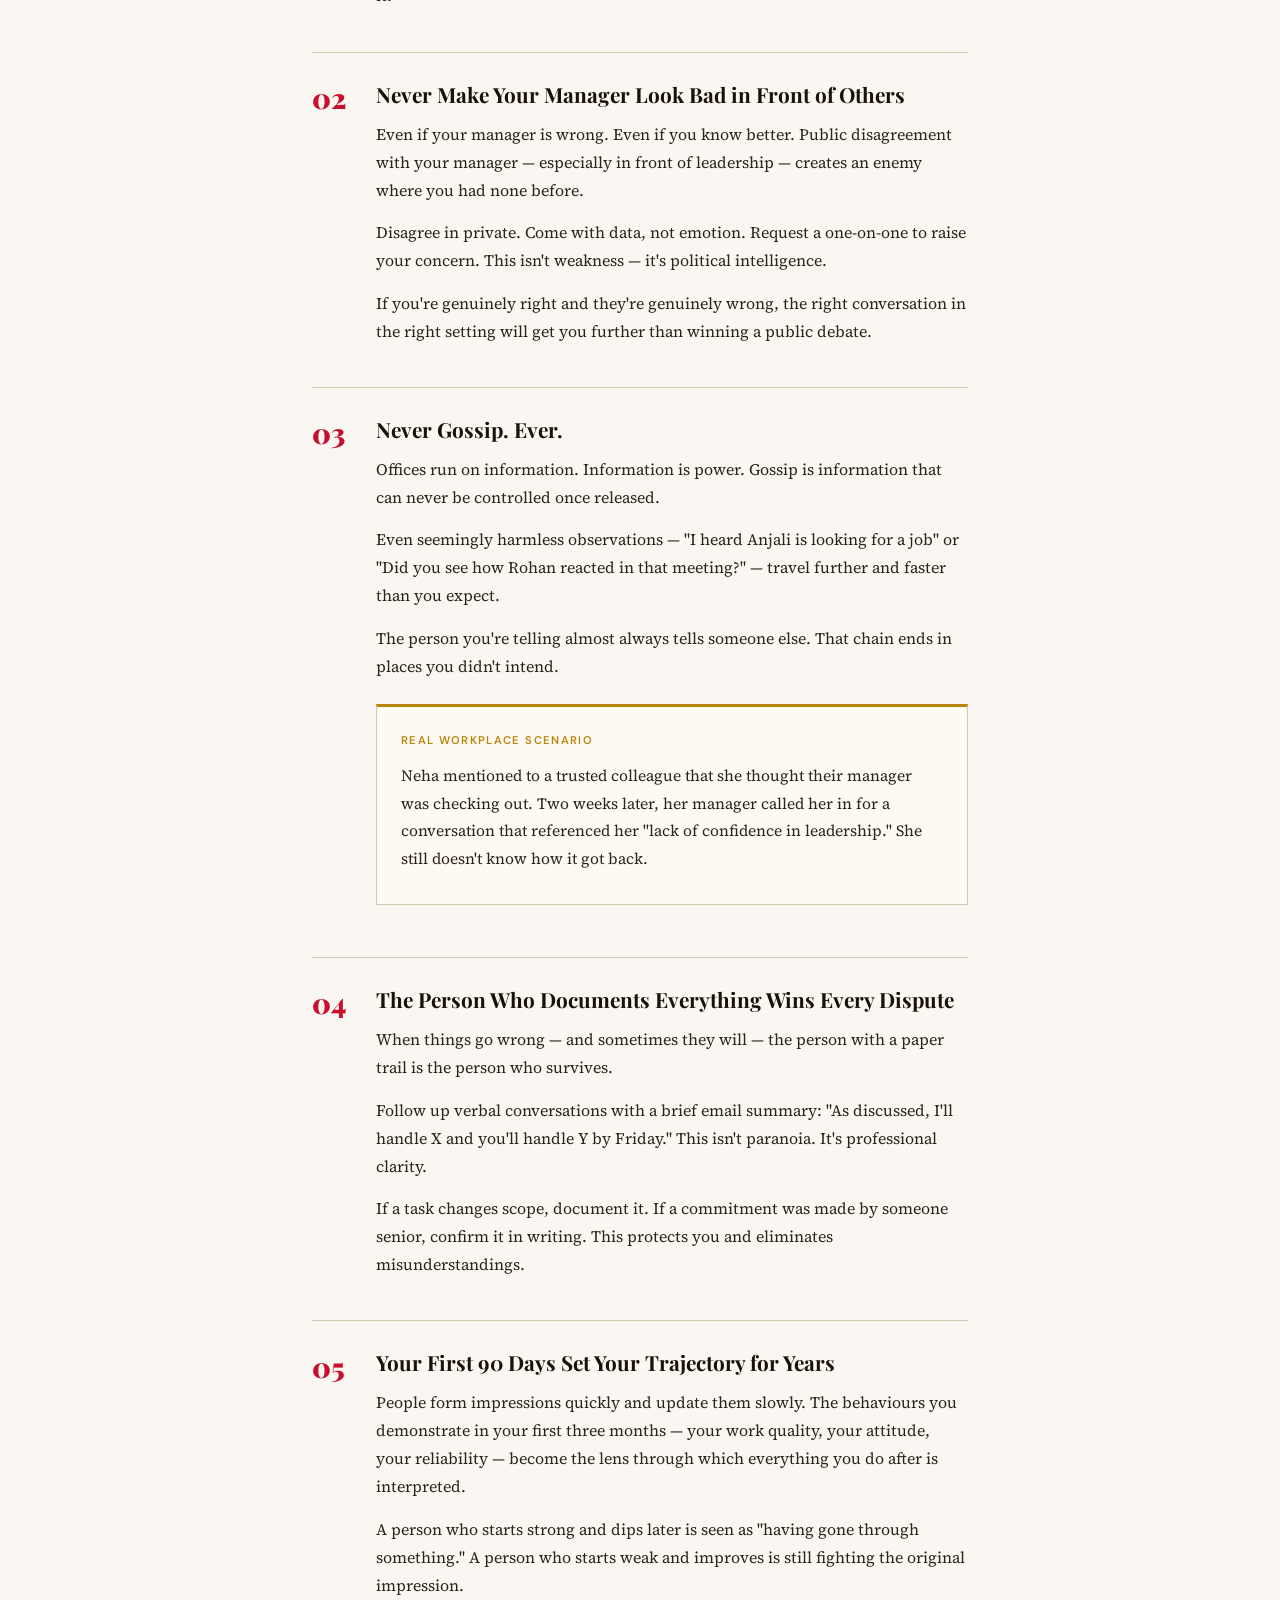
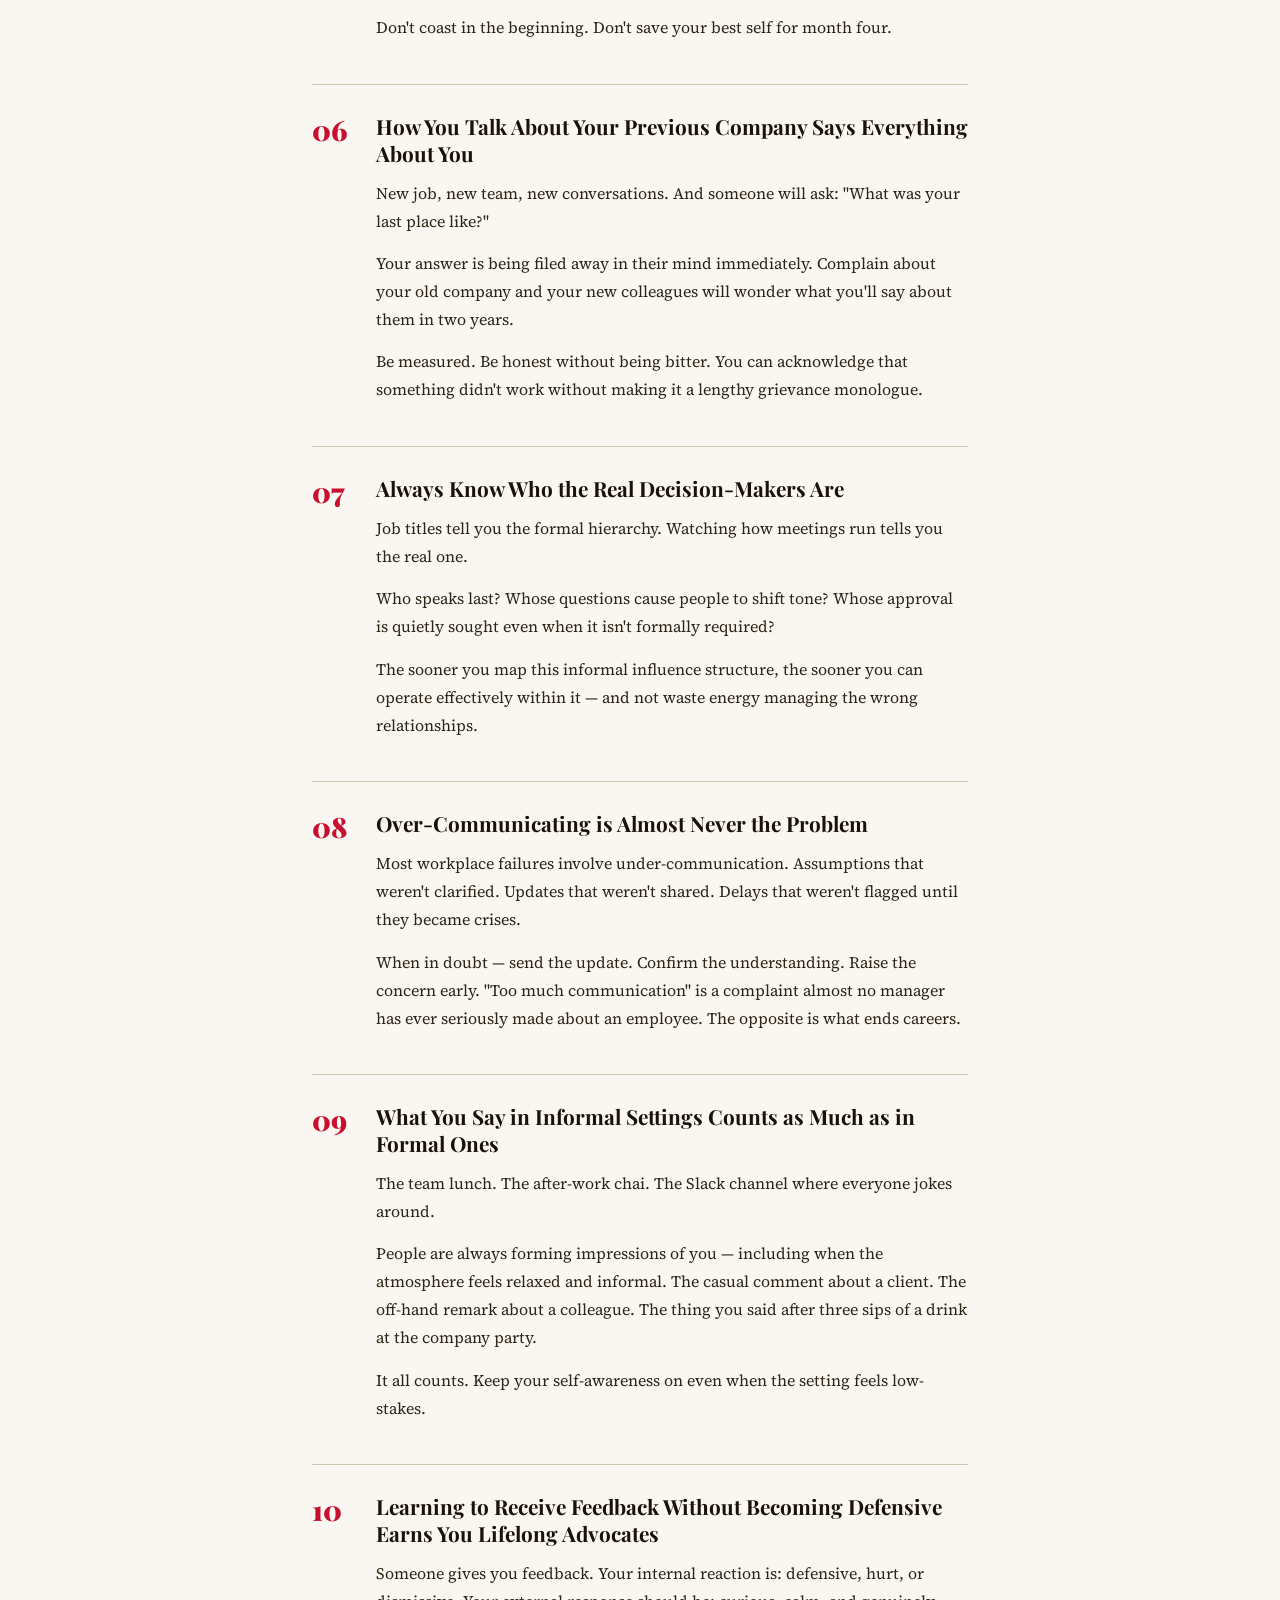
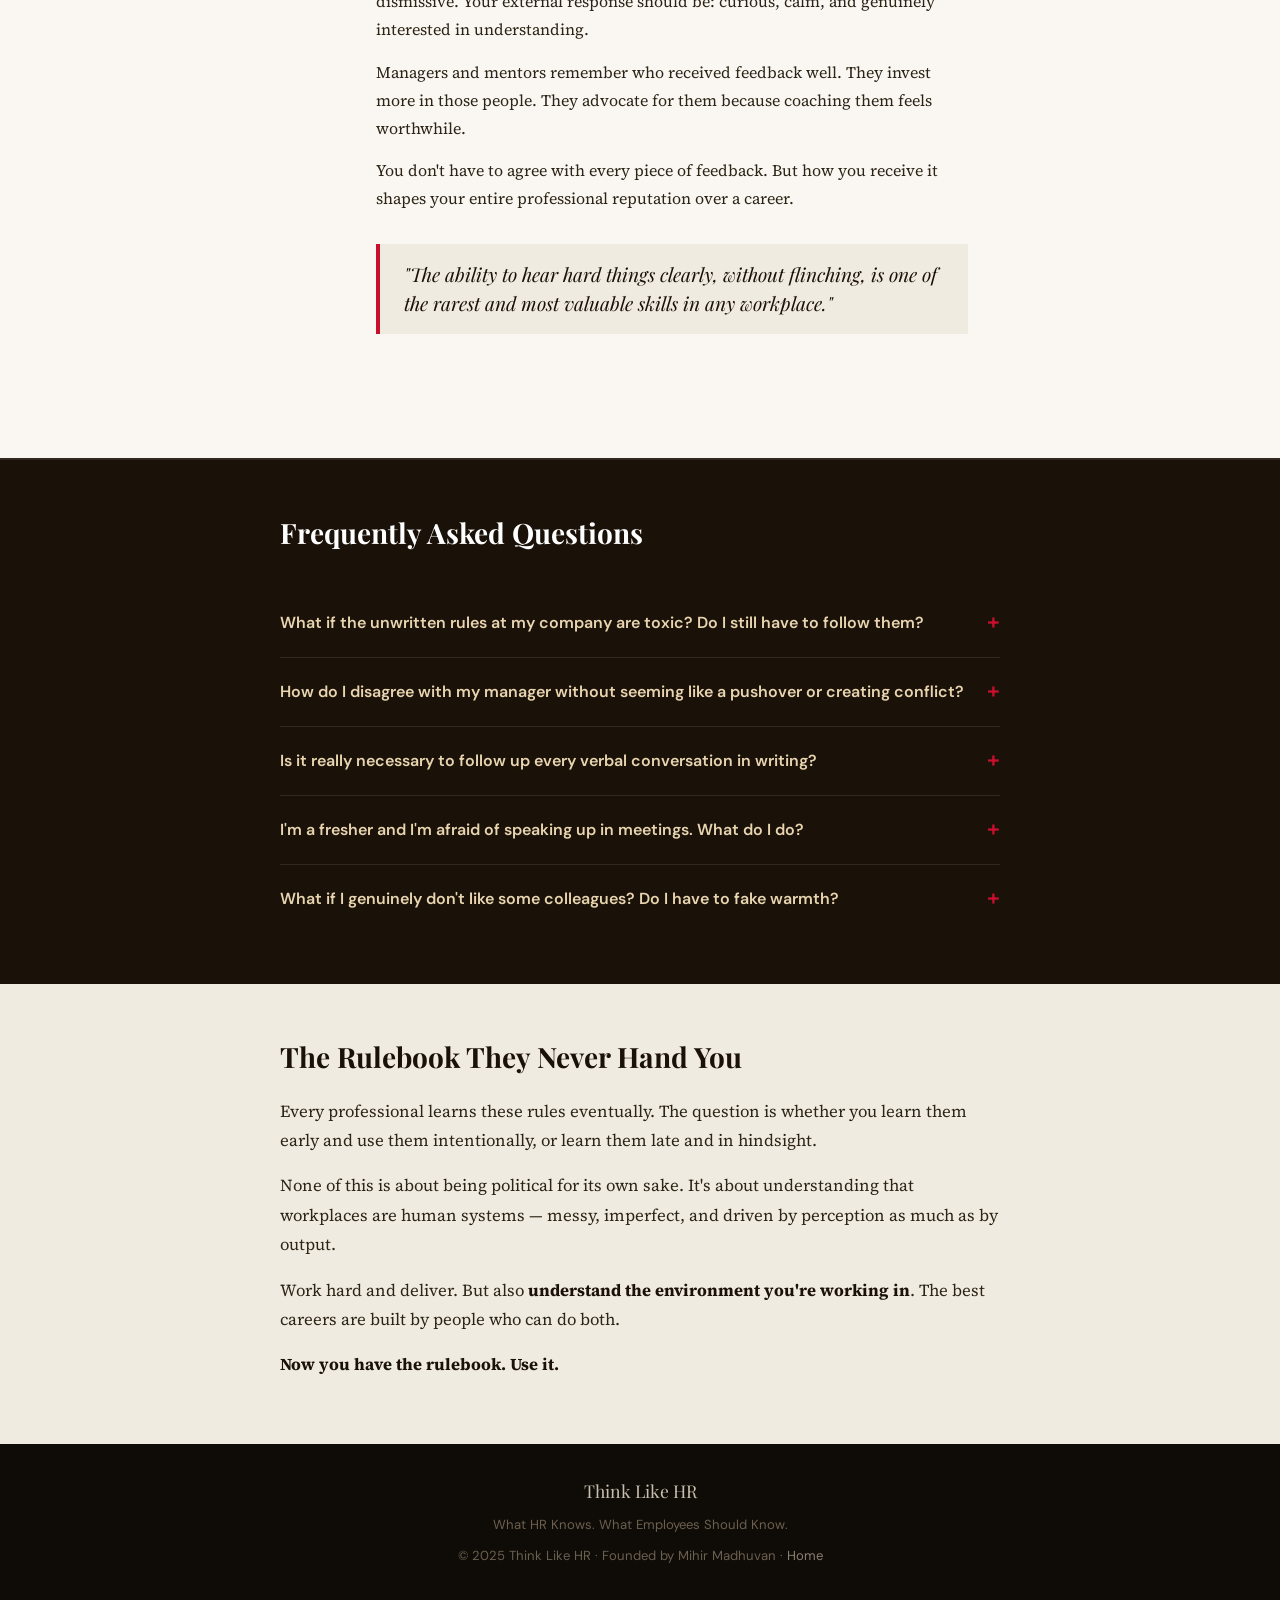
<file: articles/office-rules.html>
<!DOCTYPE html>
<html lang="en">
<head>
<meta charset="UTF-8">
<meta name="viewport" content="width=device-width, initial-scale=1.0">
<title>Nobody Taught You These Office Rules | Think Like HR</title>
<meta name="description" content="The workplace has a second rulebook — unwritten, unspoken, but very much enforced. Here are the office rules no orientation session will ever cover.">
<meta name="author" content="Mihir Madhuvan">
<meta property="og:title" content="Nobody Taught You These Office Rules | Think Like HR">
<meta property="og:description" content="The unwritten office rules no orientation will ever cover — and why violating them quietly kills careers.">
<meta property="og:type" content="article">
<link rel="preconnect" href="https://fonts.googleapis.com">
<link rel="preconnect" href="https://fonts.gstatic.com" crossorigin>
<link href="https://fonts.googleapis.com/css2?family=Playfair+Display:ital,wght@0,400;0,700;0,900;1,400;1,700&family=Source+Serif+4:ital,opsz,wght@0,8..60,300;0,8..60,400;0,8..60,600;1,8..60,300;1,8..60,400&family=DM+Sans:wght@300;400;500;600&display=swap" rel="stylesheet">
<style>
  :root {
    --ink: #1a1108;
    --paper: #faf7f2;
    --paper-dark: #f0ebe0;
    --accent: #c8102e;
    --accent-gold: #b8860b;
    --rule: #d4c9b0;
    --text-body: #2c2416;
    --text-muted: #7a6e5f;
    --col-width: 720px;
  }
  *, *::before, *::after { box-sizing: border-box; margin: 0; padding: 0; }
  html { scroll-behavior: smooth; }
  body {
    background: var(--paper); color: var(--text-body);
    font-family: 'Source Serif 4', Georgia, serif; font-size: 18px;
    line-height: 1.75; -webkit-font-smoothing: antialiased;
  }
  .reading-progress {
    position: fixed; top: 0; left: 0; height: 3px;
    background: var(--accent); width: 0%; z-index: 9999; transition: width 0.1s linear;
  }
  .navbar {
    position: sticky; top: 0; z-index: 100; background: var(--ink);
    border-bottom: 3px solid var(--accent); padding: 0 2rem;
    display: flex; align-items: center; justify-content: space-between; height: 58px;
  }
  .logo { font-family: 'Playfair Display', serif; font-size: 1.2rem; font-weight: 700; color: #fff; text-decoration: none; letter-spacing: 0.02em; }
  .logo span { color: var(--accent); }
  .nav-links { display: flex; gap: 1.5rem; list-style: none; }
  .nav-links a { color: #c8bfb0; text-decoration: none; font-family: 'DM Sans', sans-serif; font-size: 0.8rem; font-weight: 500; letter-spacing: 0.08em; text-transform: uppercase; transition: color 0.2s; }
  .nav-links a:hover { color: #fff; }
  .article-hero {
    background: var(--paper-dark); border-bottom: 3px solid var(--ink);
    padding: 4rem 2rem 3.5rem; position: relative;
  }
  .article-hero::before {
    content: '';
    position: absolute; top: 0; left: 0; right: 0; height: 5px;
    background: repeating-linear-gradient(90deg, var(--ink) 0, var(--ink) 20px, var(--accent) 20px, var(--accent) 22px);
  }
  .hero-inner { max-width: var(--col-width); margin: 0 auto; }
  .article-tag {
    display: inline-block; background: var(--ink); color: #fff;
    font-family: 'DM Sans', sans-serif; font-size: 0.7rem; font-weight: 600;
    letter-spacing: 0.12em; text-transform: uppercase; padding: 0.3rem 0.8rem; margin-bottom: 1.25rem;
  }
  .article-hero h1 {
    font-family: 'Playfair Display', serif; font-size: clamp(2rem, 5vw, 3rem);
    font-weight: 900; line-height: 1.15; color: var(--ink); margin-bottom: 1rem;
  }
  .article-subtitle {
    font-size: 1.1rem; color: var(--text-muted); font-style: italic;
    margin-bottom: 1.5rem; line-height: 1.6; max-width: 600px;
  }
  .article-meta {
    display: flex; align-items: center; gap: 1.5rem; flex-wrap: wrap;
    font-family: 'DM Sans', sans-serif; font-size: 0.8rem; color: var(--text-muted);
    border-top: 1px solid var(--rule); padding-top: 1.25rem;
  }
  .article-meta .author { color: var(--ink); font-weight: 600; }
  .article-meta .sep { color: var(--rule); }
  .article-container { max-width: var(--col-width); margin: 0 auto; padding: 3rem 2rem 4rem; }
  .article-container h2 { font-family: 'Playfair Display', serif; font-size: 1.5rem; font-weight: 700; color: var(--ink); margin: 2.5rem 0 0.75rem; line-height: 1.3; }
  .article-container p { margin-bottom: 1.25rem; font-size: 1.05rem; }
  .article-container ul, .article-container ol { margin: 1rem 0 1.5rem 1.5rem; }
  .article-container li { margin-bottom: 0.6rem; font-size: 1.05rem; line-height: 1.7; }
  .article-container strong { font-weight: 600; color: var(--ink); }
  .rule-card {
    display: grid; grid-template-columns: 3rem 1fr;
    gap: 1rem; align-items: start;
    border-bottom: 1px solid var(--rule); padding: 1.75rem 0;
  }
  .rule-card:last-of-type { border-bottom: none; }
  .rule-num {
    font-family: 'Playfair Display', serif; font-size: 1.75rem;
    font-weight: 900; color: var(--accent); line-height: 1; padding-top: 0.2rem;
  }
  .rule-content h2 {
    font-family: 'Playfair Display', serif; font-size: 1.3rem;
    font-weight: 700; color: var(--ink); margin: 0 0 0.75rem; line-height: 1.3;
  }
  .rule-content p { font-size: 1rem; margin-bottom: 0.9rem; }
  .rule-content ul { margin: 0.5rem 0 0.9rem 1.2rem; }
  .rule-content li { font-size: 1rem; margin-bottom: 0.4rem; }
  .pull-quote {
    border-left: 4px solid var(--accent); padding: 1rem 1.5rem;
    margin: 2rem 0; background: var(--paper-dark);
  }
  .pull-quote p { font-family: 'Playfair Display', serif; font-size: 1.2rem; font-style: italic; color: var(--ink); margin: 0; line-height: 1.5; }
  .takeaways-box { background: var(--ink); color: #fff; padding: 1.75rem 2rem; margin: 2rem 0; border-left: 5px solid var(--accent); }
  .takeaways-box h3 { font-family: 'Playfair Display', serif; font-size: 1rem; font-weight: 700; color: var(--accent); letter-spacing: 0.1em; text-transform: uppercase; margin-bottom: 1rem; }
  .takeaways-box ul { margin: 0 0 0 1.25rem; }
  .takeaways-box li { color: #d4c9b0; margin-bottom: 0.5rem; font-size: 0.95rem; }
  .scenario-box { border: 1px solid var(--rule); border-top: 3px solid var(--accent-gold); padding: 1.5rem; margin: 1.5rem 0; background: #fdf9f3; }
  .scenario-box .scenario-label { font-family: 'DM Sans', sans-serif; font-size: 0.7rem; font-weight: 600; letter-spacing: 0.12em; text-transform: uppercase; color: var(--accent-gold); margin-bottom: 0.75rem; }
  .scenario-box p { font-size: 0.98rem; margin-bottom: 0.5rem; }
  .hr-divider { border: none; border-top: 1px solid var(--rule); margin: 2.5rem 0; }
  .faq-section { background: var(--ink); border-top: 2px solid rgba(255,255,255,0.1); padding: 3rem 2rem; }
  .faq-inner { max-width: var(--col-width); margin: 0 auto; }
  .faq-section h2 { font-family: 'Playfair Display', serif; font-size: 1.75rem; font-weight: 700; margin-bottom: 2rem; color: #fff; }
  .faq-item { border-bottom: 1px solid rgba(255,255,255,0.1); padding: 1.25rem 0; }
  .faq-item:last-child { border-bottom: none; }
  .faq-q { font-family: 'DM Sans', sans-serif; font-size: 1rem; font-weight: 600; color: #e8d5b0; cursor: pointer; display: flex; justify-content: space-between; align-items: flex-start; gap: 1rem; }
  .faq-q::after { content: '+'; font-size: 1.4rem; color: var(--accent); flex-shrink: 0; line-height: 1.2; }
  .faq-item.open .faq-q::after { content: '−'; }
  .faq-a { display: none; padding-top: 0.75rem; color: #c8bfb0; font-size: 0.98rem; line-height: 1.7; }
  .faq-item.open .faq-a { display: block; }
  .conclusion { background: var(--paper-dark); padding: 3rem 2rem; border-top: 3px solid var(--ink); }
  .conclusion-inner { max-width: var(--col-width); margin: 0 auto; }
  .conclusion h2 { font-family: 'Playfair Display', serif; font-size: 1.75rem; font-weight: 700; color: var(--ink); margin-bottom: 1rem; }
  .conclusion p { color: var(--text-body); font-size: 1.05rem; margin-bottom: 1rem; line-height: 1.75; }
  .conclusion strong { color: var(--ink); }
  footer { background: #0f0c07; color: #6b5f50; padding: 2rem; text-align: center; font-family: 'DM Sans', sans-serif; font-size: 0.82rem; }
  footer .footer-logo { font-family: 'Playfair Display', serif; font-size: 1.1rem; color: #c8bfb0; margin-bottom: 0.5rem; }
  footer a { color: #8a7e70; text-decoration: none; }
  footer a:hover { color: var(--accent); }
  @media (max-width: 640px) {
    .nav-links { display: none; }
    .article-container { padding: 2rem 1.25rem; }
    .article-hero { padding: 2.5rem 1.25rem; }
    .faq-section, .conclusion { padding: 2rem 1.25rem; }
    .rule-card { grid-template-columns: 1fr; }
    .rule-num { font-size: 1.2rem; }
  }
</style>
</head>
<body>

<div class="reading-progress" id="readingProgress"></div>

<nav class="navbar">
  <a href="../index.html" class="logo">Think Like <span>HR</span></a>
  <ul class="nav-links">
    <li><a href="../index.html">Home</a></li>
    <li><a href="#">Salary</a></li>
    <li><a href="#">HR Secrets</a></li>
    <li><a href="#">Career</a></li>
  </ul>
</nav>

<header class="article-hero">
  <div class="hero-inner">
    <span class="article-tag">Workplace Etiquette</span>
    <h1>Nobody Taught You These Office Rules</h1>
    <p class="article-subtitle">Every office has a written rulebook. Then it has the real one — unspoken, unwritten, but absolutely enforced. Breaking these rules doesn't get you fired. It just quietly ends your growth.</p>
    <div class="article-meta">
      <span class="author">Mihir Madhuvan</span>
      <span class="sep">|</span>
      <span>Think Like HR</span>
      <span class="sep">|</span>
      <span>10 min read</span>
      <span class="sep">|</span>
      <span>Workplace Etiquette</span>
    </div>
  </div>
</header>

<main class="article-container">

  <p>Your company gave you an employee handbook. It covered leave policies, expense claims, and code of conduct. Very thorough. Very official.</p>

  <p>It didn't cover any of what follows.</p>

  <p>The real rules of office life are learned through observation, through mistakes, and — if you're lucky — through someone who cares enough to tell you. Most people learn them the hard way.</p>

  <p>These aren't about performance. They're about how you're perceived, how you build trust, and how you navigate the social architecture of any workplace.</p>

  <div class="takeaways-box">
    <h3>Key Takeaways</h3>
    <ul>
      <li>Office rules exist beyond the HR handbook — they shape your reputation daily</li>
      <li>Violating unwritten norms causes quiet, lasting damage to how you're seen</li>
      <li>Small behaviours — how you speak in meetings, how you handle conflict — define your brand</li>
      <li>Most freshers and new employees violate these rules without realising it</li>
      <li>Knowing these rules puts you years ahead of peers who learn them the hard way</li>
    </ul>
  </div>

  <hr class="hr-divider">

  <div class="rule-card">
    <div class="rule-num">01</div>
    <div class="rule-content">
      <h2>Your Reputation is Built in Meetings, Not Just in Work</h2>
      <p>The quality of your work matters. But in most organisations, the people deciding your future rarely see your actual work. They see how you show up in meetings.</p>
      <p>Do you speak clearly and confidently? Do you listen before reacting? Do you add value or just fill space? Are you the person who asks sharp questions or the one who checks their phone?</p>
      <p>Meetings are auditions. Treat them that way — without being theatrical about it.</p>
    </div>
  </div>

  <div class="rule-card">
    <div class="rule-num">02</div>
    <div class="rule-content">
      <h2>Never Make Your Manager Look Bad in Front of Others</h2>
      <p>Even if your manager is wrong. Even if you know better. Public disagreement with your manager — especially in front of leadership — creates an enemy where you had none before.</p>
      <p>Disagree in private. Come with data, not emotion. Request a one-on-one to raise your concern. This isn't weakness — it's political intelligence.</p>
      <p>If you're genuinely right and they're genuinely wrong, the right conversation in the right setting will get you further than winning a public debate.</p>
    </div>
  </div>

  <div class="rule-card">
    <div class="rule-num">03</div>
    <div class="rule-content">
      <h2>Never Gossip. Ever.</h2>
      <p>Offices run on information. Information is power. Gossip is information that can never be controlled once released.</p>
      <p>Even seemingly harmless observations — "I heard Anjali is looking for a job" or "Did you see how Rohan reacted in that meeting?" — travel further and faster than you expect.</p>
      <p>The person you're telling almost always tells someone else. That chain ends in places you didn't intend.</p>

      <div class="scenario-box">
        <div class="scenario-label">Real Workplace Scenario</div>
        <p>Neha mentioned to a trusted colleague that she thought their manager was checking out. Two weeks later, her manager called her in for a conversation that referenced her "lack of confidence in leadership." She still doesn't know how it got back.</p>
      </div>
    </div>
  </div>

  <div class="rule-card">
    <div class="rule-num">04</div>
    <div class="rule-content">
      <h2>The Person Who Documents Everything Wins Every Dispute</h2>
      <p>When things go wrong — and sometimes they will — the person with a paper trail is the person who survives.</p>
      <p>Follow up verbal conversations with a brief email summary: "As discussed, I'll handle X and you'll handle Y by Friday." This isn't paranoia. It's professional clarity.</p>
      <p>If a task changes scope, document it. If a commitment was made by someone senior, confirm it in writing. This protects you and eliminates misunderstandings.</p>
    </div>
  </div>

  <div class="rule-card">
    <div class="rule-num">05</div>
    <div class="rule-content">
      <h2>Your First 90 Days Set Your Trajectory for Years</h2>
      <p>People form impressions quickly and update them slowly. The behaviours you demonstrate in your first three months — your work quality, your attitude, your reliability — become the lens through which everything you do after is interpreted.</p>
      <p>A person who starts strong and dips later is seen as "having gone through something." A person who starts weak and improves is still fighting the original impression.</p>
      <p>Don't coast in the beginning. Don't save your best self for month four.</p>
    </div>
  </div>

  <div class="rule-card">
    <div class="rule-num">06</div>
    <div class="rule-content">
      <h2>How You Talk About Your Previous Company Says Everything About You</h2>
      <p>New job, new team, new conversations. And someone will ask: "What was your last place like?"</p>
      <p>Your answer is being filed away in their mind immediately. Complain about your old company and your new colleagues will wonder what you'll say about them in two years.</p>
      <p>Be measured. Be honest without being bitter. You can acknowledge that something didn't work without making it a lengthy grievance monologue.</p>
    </div>
  </div>

  <div class="rule-card">
    <div class="rule-num">07</div>
    <div class="rule-content">
      <h2>Always Know Who the Real Decision-Makers Are</h2>
      <p>Job titles tell you the formal hierarchy. Watching how meetings run tells you the real one.</p>
      <p>Who speaks last? Whose questions cause people to shift tone? Whose approval is quietly sought even when it isn't formally required?</p>
      <p>The sooner you map this informal influence structure, the sooner you can operate effectively within it — and not waste energy managing the wrong relationships.</p>
    </div>
  </div>

  <div class="rule-card">
    <div class="rule-num">08</div>
    <div class="rule-content">
      <h2>Over-Communicating is Almost Never the Problem</h2>
      <p>Most workplace failures involve under-communication. Assumptions that weren't clarified. Updates that weren't shared. Delays that weren't flagged until they became crises.</p>
      <p>When in doubt — send the update. Confirm the understanding. Raise the concern early. "Too much communication" is a complaint almost no manager has ever seriously made about an employee. The opposite is what ends careers.</p>
    </div>
  </div>

  <div class="rule-card">
    <div class="rule-num">09</div>
    <div class="rule-content">
      <h2>What You Say in Informal Settings Counts as Much as in Formal Ones</h2>
      <p>The team lunch. The after-work chai. The Slack channel where everyone jokes around.</p>
      <p>People are always forming impressions of you — including when the atmosphere feels relaxed and informal. The casual comment about a client. The off-hand remark about a colleague. The thing you said after three sips of a drink at the company party.</p>
      <p>It all counts. Keep your self-awareness on even when the setting feels low-stakes.</p>
    </div>
  </div>

  <div class="rule-card">
    <div class="rule-num">10</div>
    <div class="rule-content">
      <h2>Learning to Receive Feedback Without Becoming Defensive Earns You Lifelong Advocates</h2>
      <p>Someone gives you feedback. Your internal reaction is: defensive, hurt, or dismissive. Your external response should be: curious, calm, and genuinely interested in understanding.</p>
      <p>Managers and mentors remember who received feedback well. They invest more in those people. They advocate for them because coaching them feels worthwhile.</p>
      <p>You don't have to agree with every piece of feedback. But how you receive it shapes your entire professional reputation over a career.</p>

      <div class="pull-quote">
        <p>"The ability to hear hard things clearly, without flinching, is one of the rarest and most valuable skills in any workplace."</p>
      </div>
    </div>
  </div>

</main>

<section class="faq-section">
  <div class="faq-inner">
    <h2>Frequently Asked Questions</h2>

    <div class="faq-item">
      <div class="faq-q">What if the unwritten rules at my company are toxic? Do I still have to follow them?</div>
      <div class="faq-a">There's a difference between unwritten rules of professionalism and toxic culture norms. You should never compromise your ethics or wellbeing to fit in. But before labelling something "toxic," it's worth asking whether you're fully understanding the context. If the culture is genuinely harmful, that's a signal about whether to stay — not a reason to lower your professional standards.</div>
    </div>

    <div class="faq-item">
      <div class="faq-q">How do I disagree with my manager without seeming like a pushover or creating conflict?</div>
      <div class="faq-a">Ask questions before asserting positions. "I want to make sure I understand the reasoning — can you help me see why we're prioritising X over Y?" invites dialogue. State your view factually, not emotionally. End with "I'm happy to proceed either way — I just wanted to share this perspective." That's not being a pushover. That's being professional while still speaking up.</div>
    </div>

    <div class="faq-item">
      <div class="faq-q">Is it really necessary to follow up every verbal conversation in writing?</div>
      <div class="faq-a">Not every casual exchange needs an email confirmation. But anything involving commitments, deadlines, scope changes, or decisions that affect your work should be documented. A two-line email — "Just following up on our conversation — I'll do X, you'll handle Y" — takes 45 seconds and has saved many careers.</div>
    </div>

    <div class="faq-item">
      <div class="faq-q">I'm a fresher and I'm afraid of speaking up in meetings. What do I do?</div>
      <div class="faq-a">Prepare one question or one observation before every meeting. You don't need to dominate the conversation — you need to be present in it. Even one well-timed, relevant contribution registers. Silence in every meeting for months is what creates the impression of someone with nothing to add.</div>
    </div>

    <div class="faq-item">
      <div class="faq-q">What if I genuinely don't like some colleagues? Do I have to fake warmth?</div>
      <div class="faq-a">No. Professional courtesy is not the same as forced friendship. Be reliable, respectful, and collaborative. You don't have to like everyone. You do have to work with them in a way that doesn't create drama or reputation damage for you.</div>
    </div>
  </div>
</section>

<section class="conclusion">
  <div class="conclusion-inner">
    <h2>The Rulebook They Never Hand You</h2>
    <p>Every professional learns these rules eventually. The question is whether you learn them early and use them intentionally, or learn them late and in hindsight.</p>
    <p>None of this is about being political for its own sake. It's about understanding that workplaces are human systems — messy, imperfect, and driven by perception as much as by output.</p>
    <p>Work hard and deliver. But also <strong>understand the environment you're working in</strong>. The best careers are built by people who can do both.</p>
    <p><strong>Now you have the rulebook. Use it.</strong></p>
  </div>
</section>

<footer>
  <div class="footer-logo">Think Like HR</div>
  <p>What HR Knows. What Employees Should Know.</p>
  <p style="margin-top:0.5rem;">© 2025 Think Like HR · Founded by Mihir Madhuvan · <a href="../index.html">Home</a></p>
</footer>

<script>
  const bar = document.getElementById('readingProgress');
  window.addEventListener('scroll', () => {
    const doc = document.documentElement;
    const scrollTop = doc.scrollTop || document.body.scrollTop;
    const scrollHeight = doc.scrollHeight - doc.clientHeight;
    bar.style.width = scrollHeight > 0 ? (scrollTop / scrollHeight * 100) + '%' : '0%';
  });
  document.querySelectorAll('.faq-q').forEach(q => {
    q.addEventListener('click', () => q.parentElement.classList.toggle('open'));
  });
</script>
</body>
</html>
</file>
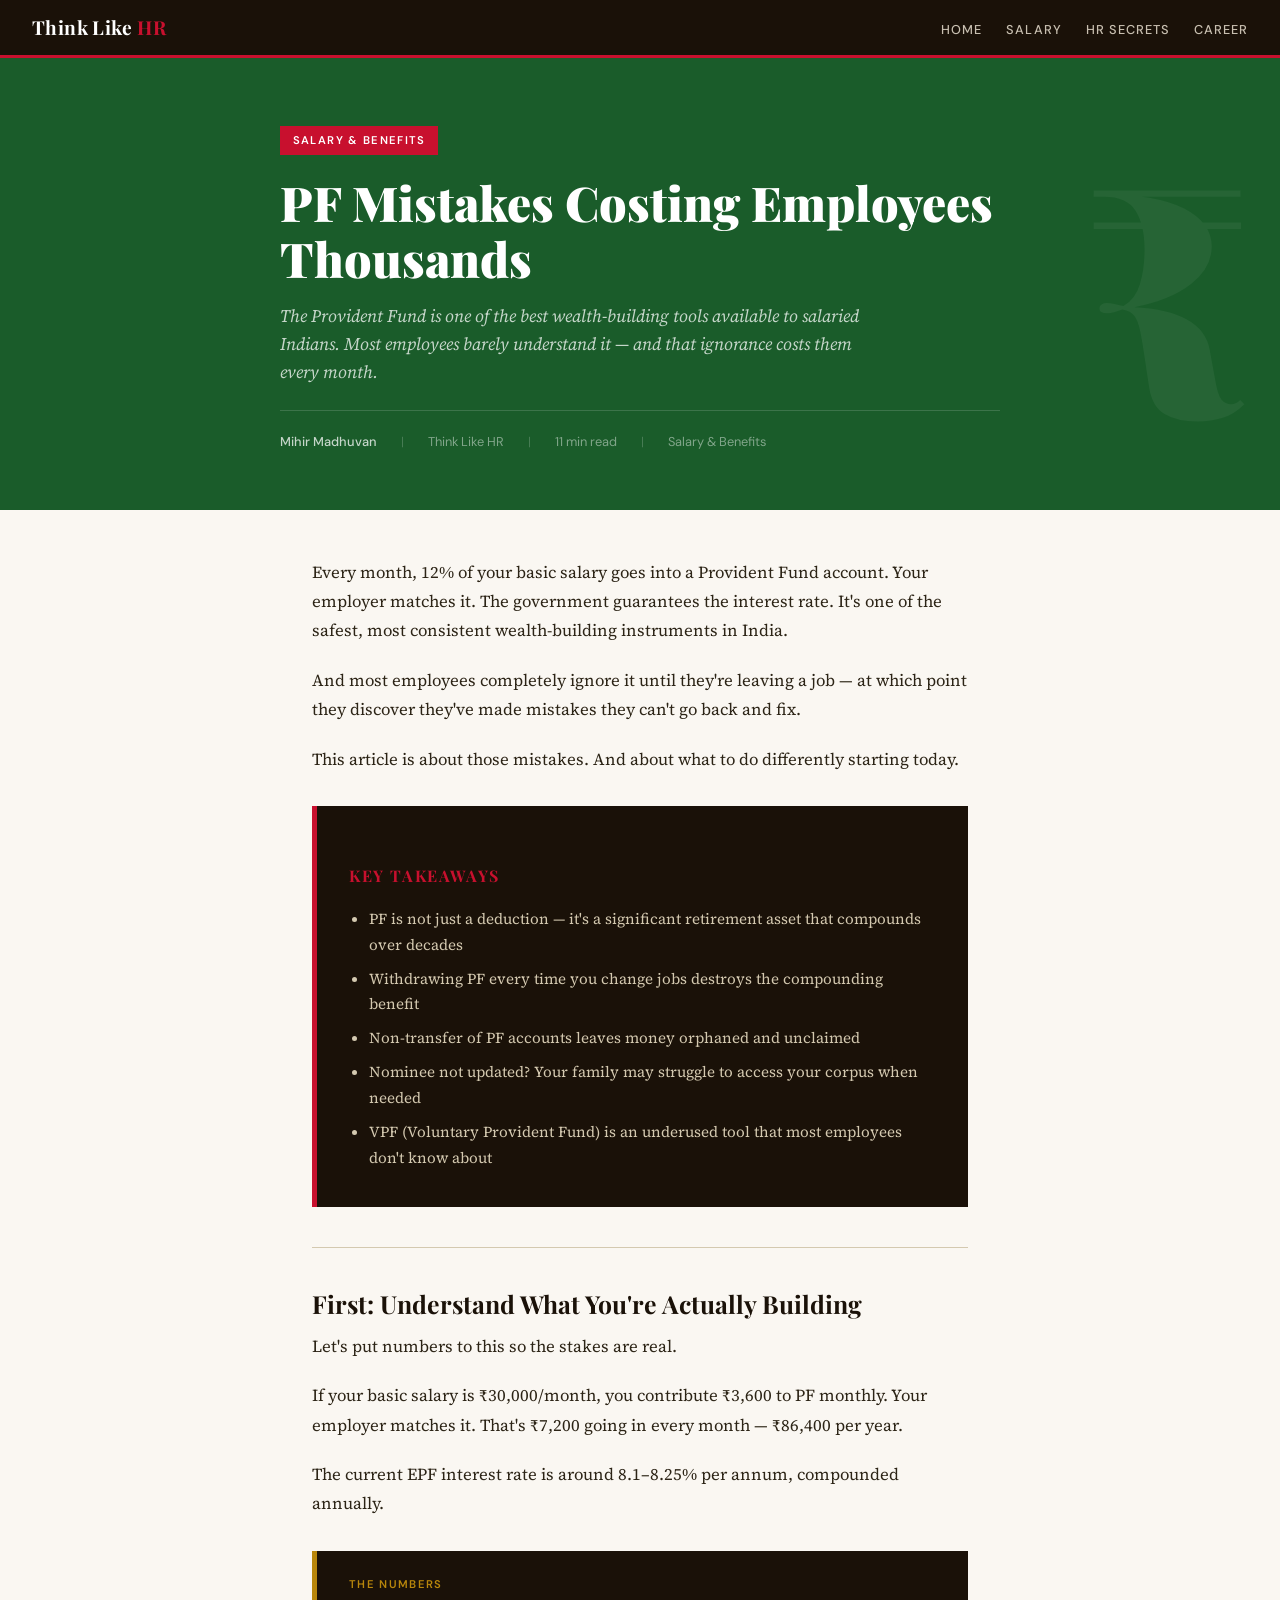
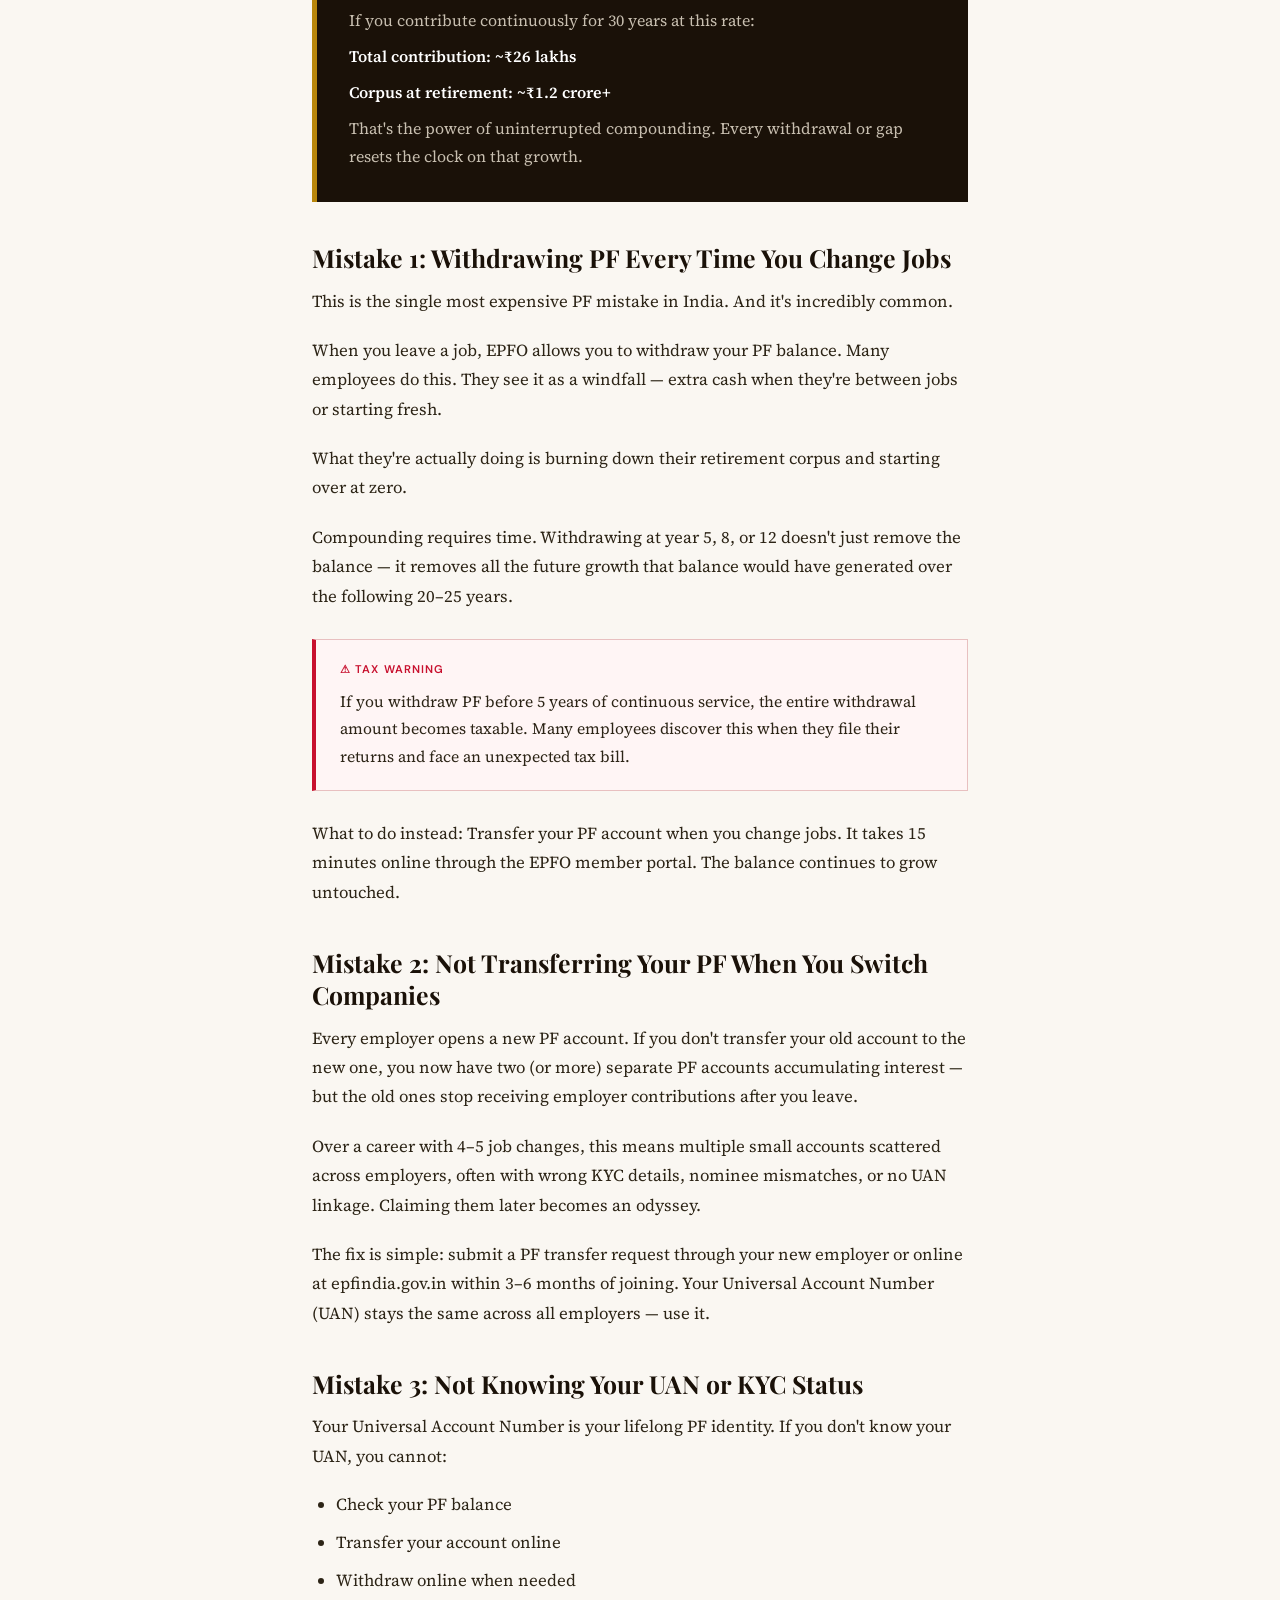
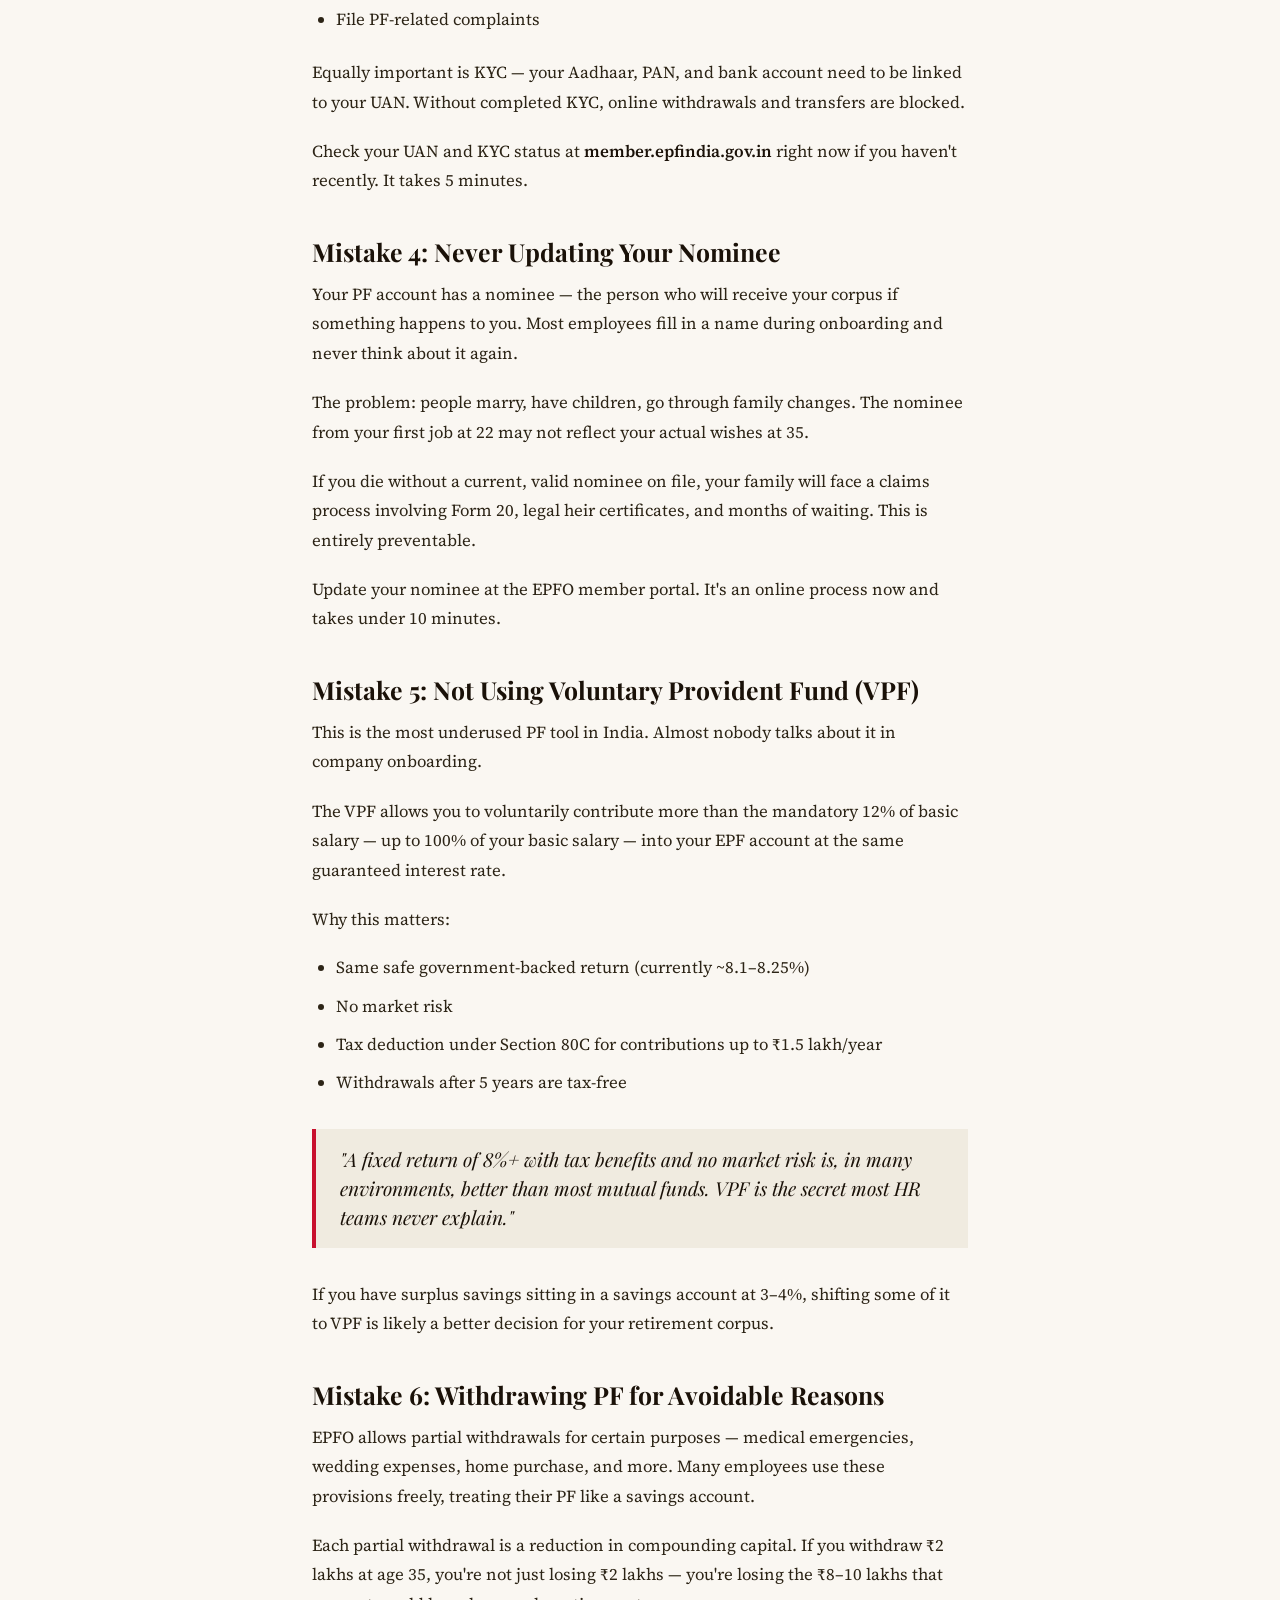
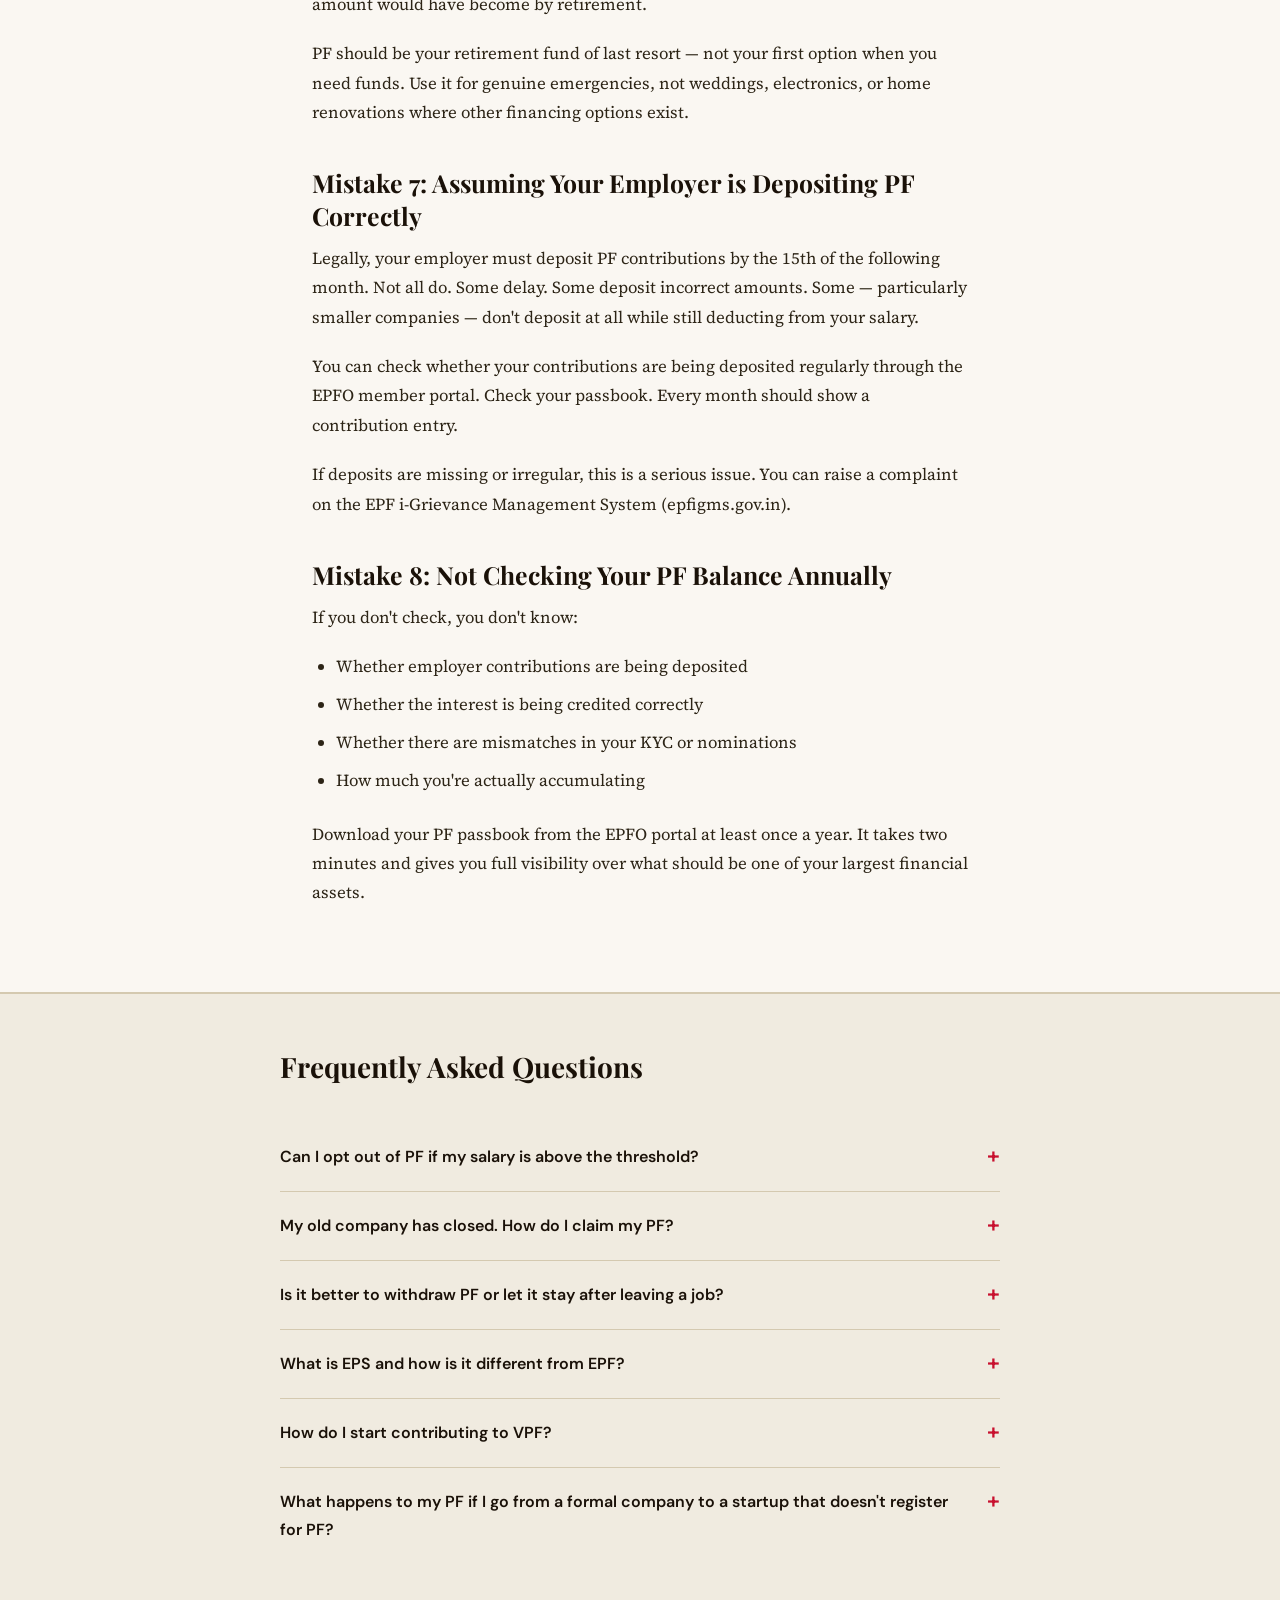
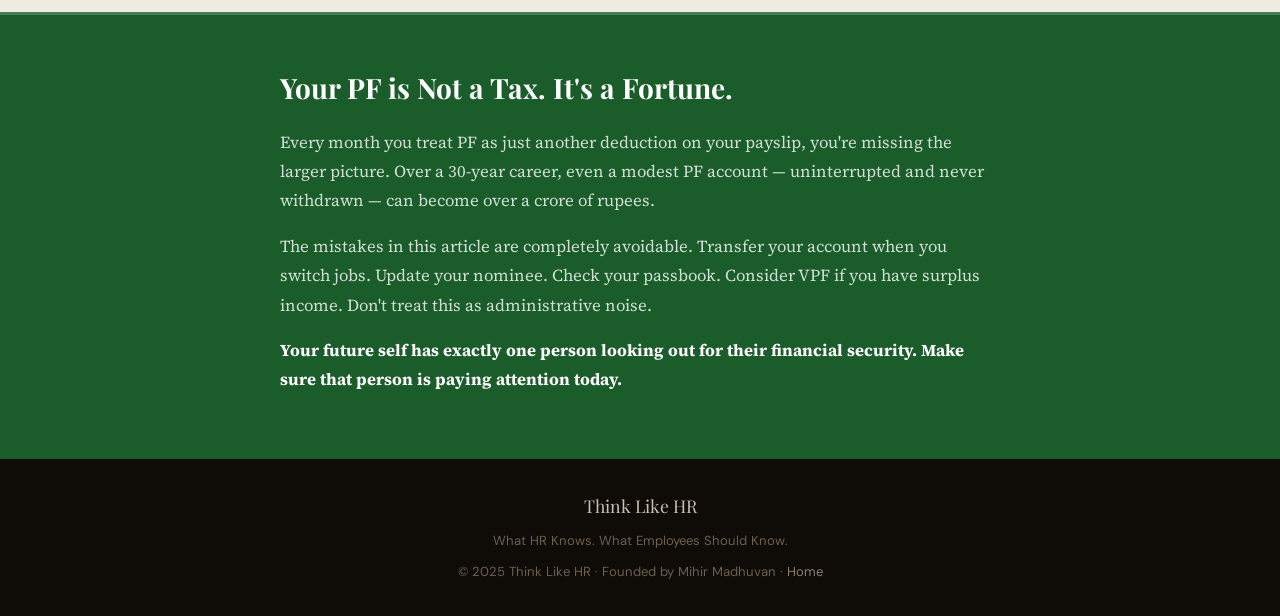
<file: articles/pf-mistakes.html>
<!DOCTYPE html>
<html lang="en">
<head>
<meta charset="UTF-8">
<meta name="viewport" content="width=device-width, initial-scale=1.0">
<title>PF Mistakes Costing Employees Thousands | Think Like HR</title>
<meta name="description" content="Most Indian employees don't understand their Provident Fund. These simple PF mistakes silently drain thousands of rupees from your retirement corpus — and your HR won't tell you about them.">
<meta name="author" content="Mihir Madhuvan">
<meta property="og:title" content="PF Mistakes Costing Employees Thousands | Think Like HR">
<meta property="og:description" content="These PF mistakes are silently draining thousands from your retirement corpus. Here's what to fix today.">
<meta property="og:type" content="article">
<link rel="preconnect" href="https://fonts.googleapis.com">
<link rel="preconnect" href="https://fonts.gstatic.com" crossorigin>
<link href="https://fonts.googleapis.com/css2?family=Playfair+Display:ital,wght@0,400;0,700;0,900;1,400;1,700&family=Source+Serif+4:ital,opsz,wght@0,8..60,300;0,8..60,400;0,8..60,600;1,8..60,300;1,8..60,400&family=DM+Sans:wght@300;400;500;600&display=swap" rel="stylesheet">
<style>
  :root {
    --ink: #1a1108;
    --paper: #faf7f2;
    --paper-dark: #f0ebe0;
    --accent: #c8102e;
    --accent-gold: #b8860b;
    --accent-green: #1a5c2a;
    --rule: #d4c9b0;
    --text-body: #2c2416;
    --text-muted: #7a6e5f;
    --col-width: 720px;
  }
  *, *::before, *::after { box-sizing: border-box; margin: 0; padding: 0; }
  html { scroll-behavior: smooth; }
  body { background: var(--paper); color: var(--text-body); font-family: 'Source Serif 4', Georgia, serif; font-size: 18px; line-height: 1.75; -webkit-font-smoothing: antialiased; }
  .reading-progress { position: fixed; top: 0; left: 0; height: 3px; background: var(--accent); width: 0%; z-index: 9999; transition: width 0.1s linear; }
  .navbar { position: sticky; top: 0; z-index: 100; background: var(--ink); border-bottom: 3px solid var(--accent); padding: 0 2rem; display: flex; align-items: center; justify-content: space-between; height: 58px; }
  .logo { font-family: 'Playfair Display', serif; font-size: 1.2rem; font-weight: 700; color: #fff; text-decoration: none; letter-spacing: 0.02em; }
  .logo span { color: var(--accent); }
  .nav-links { display: flex; gap: 1.5rem; list-style: none; }
  .nav-links a { color: #c8bfb0; text-decoration: none; font-family: 'DM Sans', sans-serif; font-size: 0.8rem; font-weight: 500; letter-spacing: 0.08em; text-transform: uppercase; transition: color 0.2s; }
  .nav-links a:hover { color: #fff; }
  .article-hero { background: var(--accent-green); color: #fff; padding: 4rem 2rem 3.5rem; position: relative; overflow: hidden; }
  .article-hero::before { content: '₹'; position: absolute; right: 2%; top: 50%; transform: translateY(-50%); font-family: 'Playfair Display', serif; font-size: clamp(10rem, 25vw, 20rem); font-weight: 900; color: rgba(255,255,255,0.05); line-height: 1; pointer-events: none; user-select: none; }
  .hero-inner { max-width: var(--col-width); margin: 0 auto; position: relative; }
  .article-tag { display: inline-block; background: var(--accent); color: #fff; font-family: 'DM Sans', sans-serif; font-size: 0.7rem; font-weight: 600; letter-spacing: 0.12em; text-transform: uppercase; padding: 0.3rem 0.8rem; margin-bottom: 1.25rem; }
  .article-hero h1 { font-family: 'Playfair Display', serif; font-size: clamp(2rem, 5vw, 3rem); font-weight: 900; line-height: 1.15; color: #fff; margin-bottom: 1rem; }
  .article-subtitle { font-size: 1.1rem; color: rgba(255,255,255,0.75); font-style: italic; margin-bottom: 1.5rem; line-height: 1.6; max-width: 600px; }
  .article-meta { display: flex; align-items: center; gap: 1.5rem; flex-wrap: wrap; font-family: 'DM Sans', sans-serif; font-size: 0.8rem; color: rgba(255,255,255,0.45); border-top: 1px solid rgba(255,255,255,0.15); padding-top: 1.25rem; }
  .article-meta .author { color: rgba(255,255,255,0.75); font-weight: 500; }
  .article-meta .sep { color: rgba(255,255,255,0.2); }
  .article-container { max-width: var(--col-width); margin: 0 auto; padding: 3rem 2rem 4rem; }
  .article-container h2 { font-family: 'Playfair Display', serif; font-size: 1.55rem; font-weight: 700; color: var(--ink); margin: 2.5rem 0 0.75rem; line-height: 1.3; }
  .article-container h3 { font-family: 'DM Sans', sans-serif; font-size: 0.9rem; font-weight: 600; color: var(--accent); letter-spacing: 0.08em; text-transform: uppercase; margin: 1.75rem 0 0.5rem; }
  .article-container p { margin-bottom: 1.25rem; font-size: 1.05rem; }
  .article-container ul, .article-container ol { margin: 1rem 0 1.5rem 1.5rem; }
  .article-container li { margin-bottom: 0.6rem; font-size: 1.05rem; line-height: 1.7; }
  .article-container strong { font-weight: 600; color: var(--ink); }
  .money-box { background: var(--ink); color: #fff; padding: 1.5rem 2rem; margin: 2rem 0; border-left: 5px solid var(--accent-gold); }
  .money-box .money-label { font-family: 'DM Sans', sans-serif; font-size: 0.7rem; font-weight: 600; letter-spacing: 0.12em; text-transform: uppercase; color: var(--accent-gold); margin-bottom: 0.75rem; }
  .money-box p { color: #c8bfb0; font-size: 1rem; margin-bottom: 0.5rem; }
  .money-box strong { color: #fff; }
  .warning-box { background: #fff5f5; border: 1px solid #e8c0c0; border-left: 4px solid var(--accent); padding: 1.25rem 1.5rem; margin: 1.75rem 0; }
  .warning-box .warning-label { font-family: 'DM Sans', sans-serif; font-size: 0.7rem; font-weight: 600; letter-spacing: 0.1em; text-transform: uppercase; color: var(--accent); margin-bottom: 0.5rem; }
  .warning-box p { font-size: 0.98rem; margin-bottom: 0; }
  .pull-quote { border-left: 4px solid var(--accent); padding: 1rem 1.5rem; margin: 2rem 0; background: var(--paper-dark); }
  .pull-quote p { font-family: 'Playfair Display', serif; font-size: 1.2rem; font-style: italic; color: var(--ink); margin: 0; line-height: 1.5; }
  .takeaways-box { background: var(--ink); color: #fff; padding: 1.75rem 2rem; margin: 2rem 0; border-left: 5px solid var(--accent); }
  .takeaways-box h3 { font-family: 'Playfair Display', serif; font-size: 1rem; font-weight: 700; color: var(--accent); letter-spacing: 0.1em; text-transform: uppercase; margin-bottom: 1rem; }
  .takeaways-box ul { margin: 0 0 0 1.25rem; }
  .takeaways-box li { color: #d4c9b0; margin-bottom: 0.5rem; font-size: 0.95rem; }
  .hr-divider { border: none; border-top: 1px solid var(--rule); margin: 2.5rem 0; }
  .faq-section { background: var(--paper-dark); border-top: 2px solid var(--rule); padding: 3rem 2rem; }
  .faq-inner { max-width: var(--col-width); margin: 0 auto; }
  .faq-section h2 { font-family: 'Playfair Display', serif; font-size: 1.75rem; font-weight: 700; margin-bottom: 2rem; color: var(--ink); }
  .faq-item { border-bottom: 1px solid var(--rule); padding: 1.25rem 0; }
  .faq-item:last-child { border-bottom: none; }
  .faq-q { font-family: 'DM Sans', sans-serif; font-size: 1rem; font-weight: 600; color: var(--ink); cursor: pointer; display: flex; justify-content: space-between; align-items: flex-start; gap: 1rem; }
  .faq-q::after { content: '+'; font-size: 1.4rem; color: var(--accent); flex-shrink: 0; line-height: 1.2; }
  .faq-item.open .faq-q::after { content: '−'; }
  .faq-a { display: none; padding-top: 0.75rem; color: var(--text-body); font-size: 0.98rem; line-height: 1.7; }
  .faq-item.open .faq-a { display: block; }
  .conclusion { background: var(--accent-green); color: #fff; padding: 3rem 2rem; border-top: 3px solid rgba(255,255,255,0.2); }
  .conclusion-inner { max-width: var(--col-width); margin: 0 auto; }
  .conclusion h2 { font-family: 'Playfair Display', serif; font-size: 1.75rem; font-weight: 700; color: #fff; margin-bottom: 1rem; }
  .conclusion p { color: rgba(255,255,255,0.8); font-size: 1.05rem; margin-bottom: 1rem; line-height: 1.75; }
  .conclusion strong { color: #fff; }
  footer { background: #0f0c07; color: #6b5f50; padding: 2rem; text-align: center; font-family: 'DM Sans', sans-serif; font-size: 0.82rem; }
  footer .footer-logo { font-family: 'Playfair Display', serif; font-size: 1.1rem; color: #c8bfb0; margin-bottom: 0.5rem; }
  footer a { color: #8a7e70; text-decoration: none; }
  footer a:hover { color: var(--accent); }
  @media (max-width: 640px) {
    .nav-links { display: none; }
    .article-container { padding: 2rem 1.25rem; }
    .article-hero { padding: 2.5rem 1.25rem; }
    .faq-section, .conclusion { padding: 2rem 1.25rem; }
    .article-hero::before { display: none; }
  }
</style>
</head>
<body>

<div class="reading-progress" id="readingProgress"></div>

<nav class="navbar">
  <a href="../index.html" class="logo">Think Like <span>HR</span></a>
  <ul class="nav-links">
    <li><a href="../index.html">Home</a></li>
    <li><a href="#">Salary</a></li>
    <li><a href="#">HR Secrets</a></li>
    <li><a href="#">Career</a></li>
  </ul>
</nav>

<header class="article-hero">
  <div class="hero-inner">
    <span class="article-tag">Salary &amp; Benefits</span>
    <h1>PF Mistakes Costing Employees Thousands</h1>
    <p class="article-subtitle">The Provident Fund is one of the best wealth-building tools available to salaried Indians. Most employees barely understand it — and that ignorance costs them every month.</p>
    <div class="article-meta">
      <span class="author">Mihir Madhuvan</span>
      <span class="sep">|</span>
      <span>Think Like HR</span>
      <span class="sep">|</span>
      <span>11 min read</span>
      <span class="sep">|</span>
      <span>Salary &amp; Benefits</span>
    </div>
  </div>
</header>

<main class="article-container">

  <p>Every month, 12% of your basic salary goes into a Provident Fund account. Your employer matches it. The government guarantees the interest rate. It's one of the safest, most consistent wealth-building instruments in India.</p>

  <p>And most employees completely ignore it until they're leaving a job — at which point they discover they've made mistakes they can't go back and fix.</p>

  <p>This article is about those mistakes. And about what to do differently starting today.</p>

  <div class="takeaways-box">
    <h3>Key Takeaways</h3>
    <ul>
      <li>PF is not just a deduction — it's a significant retirement asset that compounds over decades</li>
      <li>Withdrawing PF every time you change jobs destroys the compounding benefit</li>
      <li>Non-transfer of PF accounts leaves money orphaned and unclaimed</li>
      <li>Nominee not updated? Your family may struggle to access your corpus when needed</li>
      <li>VPF (Voluntary Provident Fund) is an underused tool that most employees don't know about</li>
    </ul>
  </div>

  <hr class="hr-divider">

  <h2>First: Understand What You're Actually Building</h2>

  <p>Let's put numbers to this so the stakes are real.</p>

  <p>If your basic salary is ₹30,000/month, you contribute ₹3,600 to PF monthly. Your employer matches it. That's ₹7,200 going in every month — ₹86,400 per year.</p>

  <p>The current EPF interest rate is around 8.1–8.25% per annum, compounded annually.</p>

  <div class="money-box">
    <div class="money-label">The Numbers</div>
    <p>If you contribute continuously for 30 years at this rate:</p>
    <p><strong>Total contribution: ~₹26 lakhs</strong></p>
    <p><strong>Corpus at retirement: ~₹1.2 crore+</strong></p>
    <p>That's the power of uninterrupted compounding. Every withdrawal or gap resets the clock on that growth.</p>
  </div>

  <h2>Mistake 1: Withdrawing PF Every Time You Change Jobs</h2>

  <p>This is the single most expensive PF mistake in India. And it's incredibly common.</p>

  <p>When you leave a job, EPFO allows you to withdraw your PF balance. Many employees do this. They see it as a windfall — extra cash when they're between jobs or starting fresh.</p>

  <p>What they're actually doing is burning down their retirement corpus and starting over at zero.</p>

  <p>Compounding requires time. Withdrawing at year 5, 8, or 12 doesn't just remove the balance — it removes all the future growth that balance would have generated over the following 20–25 years.</p>

  <div class="warning-box">
    <div class="warning-label">⚠ Tax Warning</div>
    <p>If you withdraw PF before 5 years of continuous service, the entire withdrawal amount becomes taxable. Many employees discover this when they file their returns and face an unexpected tax bill.</p>
  </div>

  <p>What to do instead: Transfer your PF account when you change jobs. It takes 15 minutes online through the EPFO member portal. The balance continues to grow untouched.</p>

  <h2>Mistake 2: Not Transferring Your PF When You Switch Companies</h2>

  <p>Every employer opens a new PF account. If you don't transfer your old account to the new one, you now have two (or more) separate PF accounts accumulating interest — but the old ones stop receiving employer contributions after you leave.</p>

  <p>Over a career with 4–5 job changes, this means multiple small accounts scattered across employers, often with wrong KYC details, nominee mismatches, or no UAN linkage. Claiming them later becomes an odyssey.</p>

  <p>The fix is simple: submit a PF transfer request through your new employer or online at epfindia.gov.in within 3–6 months of joining. Your Universal Account Number (UAN) stays the same across all employers — use it.</p>

  <h2>Mistake 3: Not Knowing Your UAN or KYC Status</h2>

  <p>Your Universal Account Number is your lifelong PF identity. If you don't know your UAN, you cannot:</p>

  <ul>
    <li>Check your PF balance</li>
    <li>Transfer your account online</li>
    <li>Withdraw online when needed</li>
    <li>File PF-related complaints</li>
  </ul>

  <p>Equally important is KYC — your Aadhaar, PAN, and bank account need to be linked to your UAN. Without completed KYC, online withdrawals and transfers are blocked.</p>

  <p>Check your UAN and KYC status at <strong>member.epfindia.gov.in</strong> right now if you haven't recently. It takes 5 minutes.</p>

  <h2>Mistake 4: Never Updating Your Nominee</h2>

  <p>Your PF account has a nominee — the person who will receive your corpus if something happens to you. Most employees fill in a name during onboarding and never think about it again.</p>

  <p>The problem: people marry, have children, go through family changes. The nominee from your first job at 22 may not reflect your actual wishes at 35.</p>

  <p>If you die without a current, valid nominee on file, your family will face a claims process involving Form 20, legal heir certificates, and months of waiting. This is entirely preventable.</p>

  <p>Update your nominee at the EPFO member portal. It's an online process now and takes under 10 minutes.</p>

  <h2>Mistake 5: Not Using Voluntary Provident Fund (VPF)</h2>

  <p>This is the most underused PF tool in India. Almost nobody talks about it in company onboarding.</p>

  <p>The VPF allows you to voluntarily contribute more than the mandatory 12% of basic salary — up to 100% of your basic salary — into your EPF account at the same guaranteed interest rate.</p>

  <p>Why this matters:</p>

  <ul>
    <li>Same safe government-backed return (currently ~8.1–8.25%)</li>
    <li>No market risk</li>
    <li>Tax deduction under Section 80C for contributions up to ₹1.5 lakh/year</li>
    <li>Withdrawals after 5 years are tax-free</li>
  </ul>

  <div class="pull-quote">
    <p>"A fixed return of 8%+ with tax benefits and no market risk is, in many environments, better than most mutual funds. VPF is the secret most HR teams never explain."</p>
  </div>

  <p>If you have surplus savings sitting in a savings account at 3–4%, shifting some of it to VPF is likely a better decision for your retirement corpus.</p>

  <h2>Mistake 6: Withdrawing PF for Avoidable Reasons</h2>

  <p>EPFO allows partial withdrawals for certain purposes — medical emergencies, wedding expenses, home purchase, and more. Many employees use these provisions freely, treating their PF like a savings account.</p>

  <p>Each partial withdrawal is a reduction in compounding capital. If you withdraw ₹2 lakhs at age 35, you're not just losing ₹2 lakhs — you're losing the ₹8–10 lakhs that amount would have become by retirement.</p>

  <p>PF should be your retirement fund of last resort — not your first option when you need funds. Use it for genuine emergencies, not weddings, electronics, or home renovations where other financing options exist.</p>

  <h2>Mistake 7: Assuming Your Employer is Depositing PF Correctly</h2>

  <p>Legally, your employer must deposit PF contributions by the 15th of the following month. Not all do. Some delay. Some deposit incorrect amounts. Some — particularly smaller companies — don't deposit at all while still deducting from your salary.</p>

  <p>You can check whether your contributions are being deposited regularly through the EPFO member portal. Check your passbook. Every month should show a contribution entry.</p>

  <p>If deposits are missing or irregular, this is a serious issue. You can raise a complaint on the EPF i-Grievance Management System (epfigms.gov.in).</p>

  <h2>Mistake 8: Not Checking Your PF Balance Annually</h2>

  <p>If you don't check, you don't know:</p>

  <ul>
    <li>Whether employer contributions are being deposited</li>
    <li>Whether the interest is being credited correctly</li>
    <li>Whether there are mismatches in your KYC or nominations</li>
    <li>How much you're actually accumulating</li>
  </ul>

  <p>Download your PF passbook from the EPFO portal at least once a year. It takes two minutes and gives you full visibility over what should be one of your largest financial assets.</p>

</main>

<section class="faq-section">
  <div class="faq-inner">
    <h2>Frequently Asked Questions</h2>

    <div class="faq-item">
      <div class="faq-q">Can I opt out of PF if my salary is above the threshold?</div>
      <div class="faq-a">If your basic salary exceeds ₹15,000/month, you have the option to opt out of EPF when joining a new employer (if not previously a member). However, most financial advisors recommend against this, given the guaranteed return, tax benefits, and employer matching. Opting out means losing the employer's contribution entirely — which is effectively a pay cut you're choosing.</div>
    </div>

    <div class="faq-item">
      <div class="faq-q">My old company has closed. How do I claim my PF?</div>
      <div class="faq-a">This is possible but requires more documentation. You'll need to submit Form 19 (for PF withdrawal) or Form 13 (for transfer) along with proof of employment. If the company is closed, EPFO may require additional verification. The online process is your first step — if that fails, visit the regional EPFO office with your documents. Do not delay — unclaimed accounts are harder to settle with time.</div>
    </div>

    <div class="faq-item">
      <div class="faq-q">Is it better to withdraw PF or let it stay after leaving a job?</div>
      <div class="faq-a">Let it stay and transfer it to your new account. After 3 years of inactivity, an EPF account becomes dormant and stops earning interest. After transfer, compounding continues uninterrupted. The only case for withdrawal is genuine financial emergency — and even then, understand the tax implications before acting.</div>
    </div>

    <div class="faq-item">
      <div class="faq-q">What is EPS and how is it different from EPF?</div>
      <div class="faq-a">Your employer's 12% contribution is split: 8.33% goes to the Employees' Pension Scheme (EPS) and only 3.67% goes into your EPF account. The EPS funds your monthly pension after retirement — you cannot withdraw it as a lump sum in most cases. This is why your employer's EPF contribution appears lower than expected when you check your passbook.</div>
    </div>

    <div class="faq-item">
      <div class="faq-q">How do I start contributing to VPF?</div>
      <div class="faq-a">Inform your HR or payroll team in writing that you wish to start VPF contributions and specify the amount. It will be deducted from your salary and credited to your EPF account at the same rate. Most companies process this at the start of a financial year, but some allow mid-year requests. Always get the request documented in writing.</div>
    </div>

    <div class="faq-item">
      <div class="faq-q">What happens to my PF if I go from a formal company to a startup that doesn't register for PF?</div>
      <div class="faq-a">Companies with 20+ employees are legally required to register for EPF. If your new employer is below this threshold or unregistered, PF deduction may not apply. Your existing PF account with previous employers remains and continues earning interest (for up to 3 years of inactivity). You can also transfer the balance to a PPF account or keep it until your next formal employment. Check the exemption status before assuming you're covered.</div>
    </div>
  </div>
</section>

<section class="conclusion">
  <div class="conclusion-inner">
    <h2>Your PF is Not a Tax. It's a Fortune.</h2>
    <p>Every month you treat PF as just another deduction on your payslip, you're missing the larger picture. Over a 30-year career, even a modest PF account — uninterrupted and never withdrawn — can become over a crore of rupees.</p>
    <p>The mistakes in this article are completely avoidable. Transfer your account when you switch jobs. Update your nominee. Check your passbook. Consider VPF if you have surplus income. Don't treat this as administrative noise.</p>
    <p><strong>Your future self has exactly one person looking out for their financial security. Make sure that person is paying attention today.</strong></p>
  </div>
</section>

<footer>
  <div class="footer-logo">Think Like HR</div>
  <p>What HR Knows. What Employees Should Know.</p>
  <p style="margin-top:0.5rem;">© 2025 Think Like HR · Founded by Mihir Madhuvan · <a href="../index.html">Home</a></p>
</footer>

<script>
  const bar = document.getElementById('readingProgress');
  window.addEventListener('scroll', () => {
    const doc = document.documentElement;
    const scrollTop = doc.scrollTop || document.body.scrollTop;
    const scrollHeight = doc.scrollHeight - doc.clientHeight;
    bar.style.width = scrollHeight > 0 ? (scrollTop / scrollHeight * 100) + '%' : '0%';
  });
  document.querySelectorAll('.faq-q').forEach(q => {
    q.addEventListener('click', () => q.parentElement.classList.toggle('open'));
  });
</script>
</body>
</html>
</file>
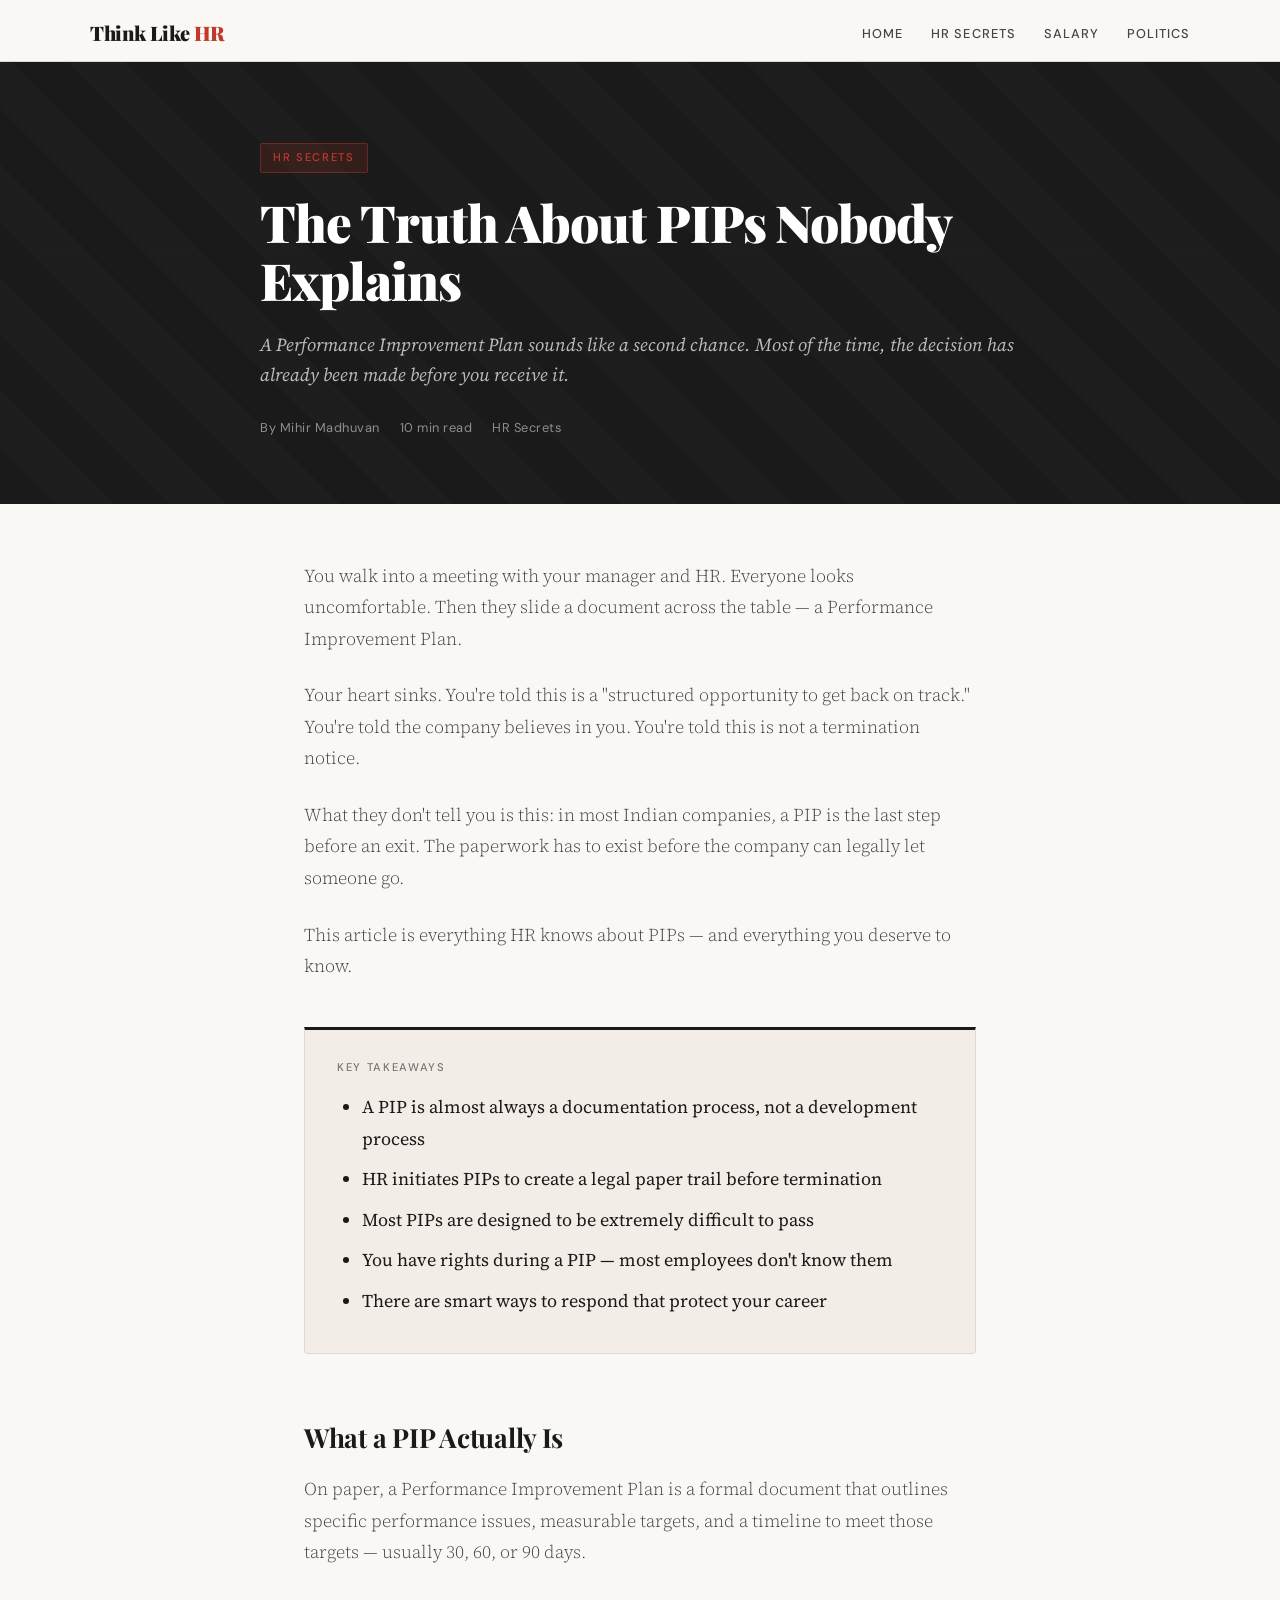
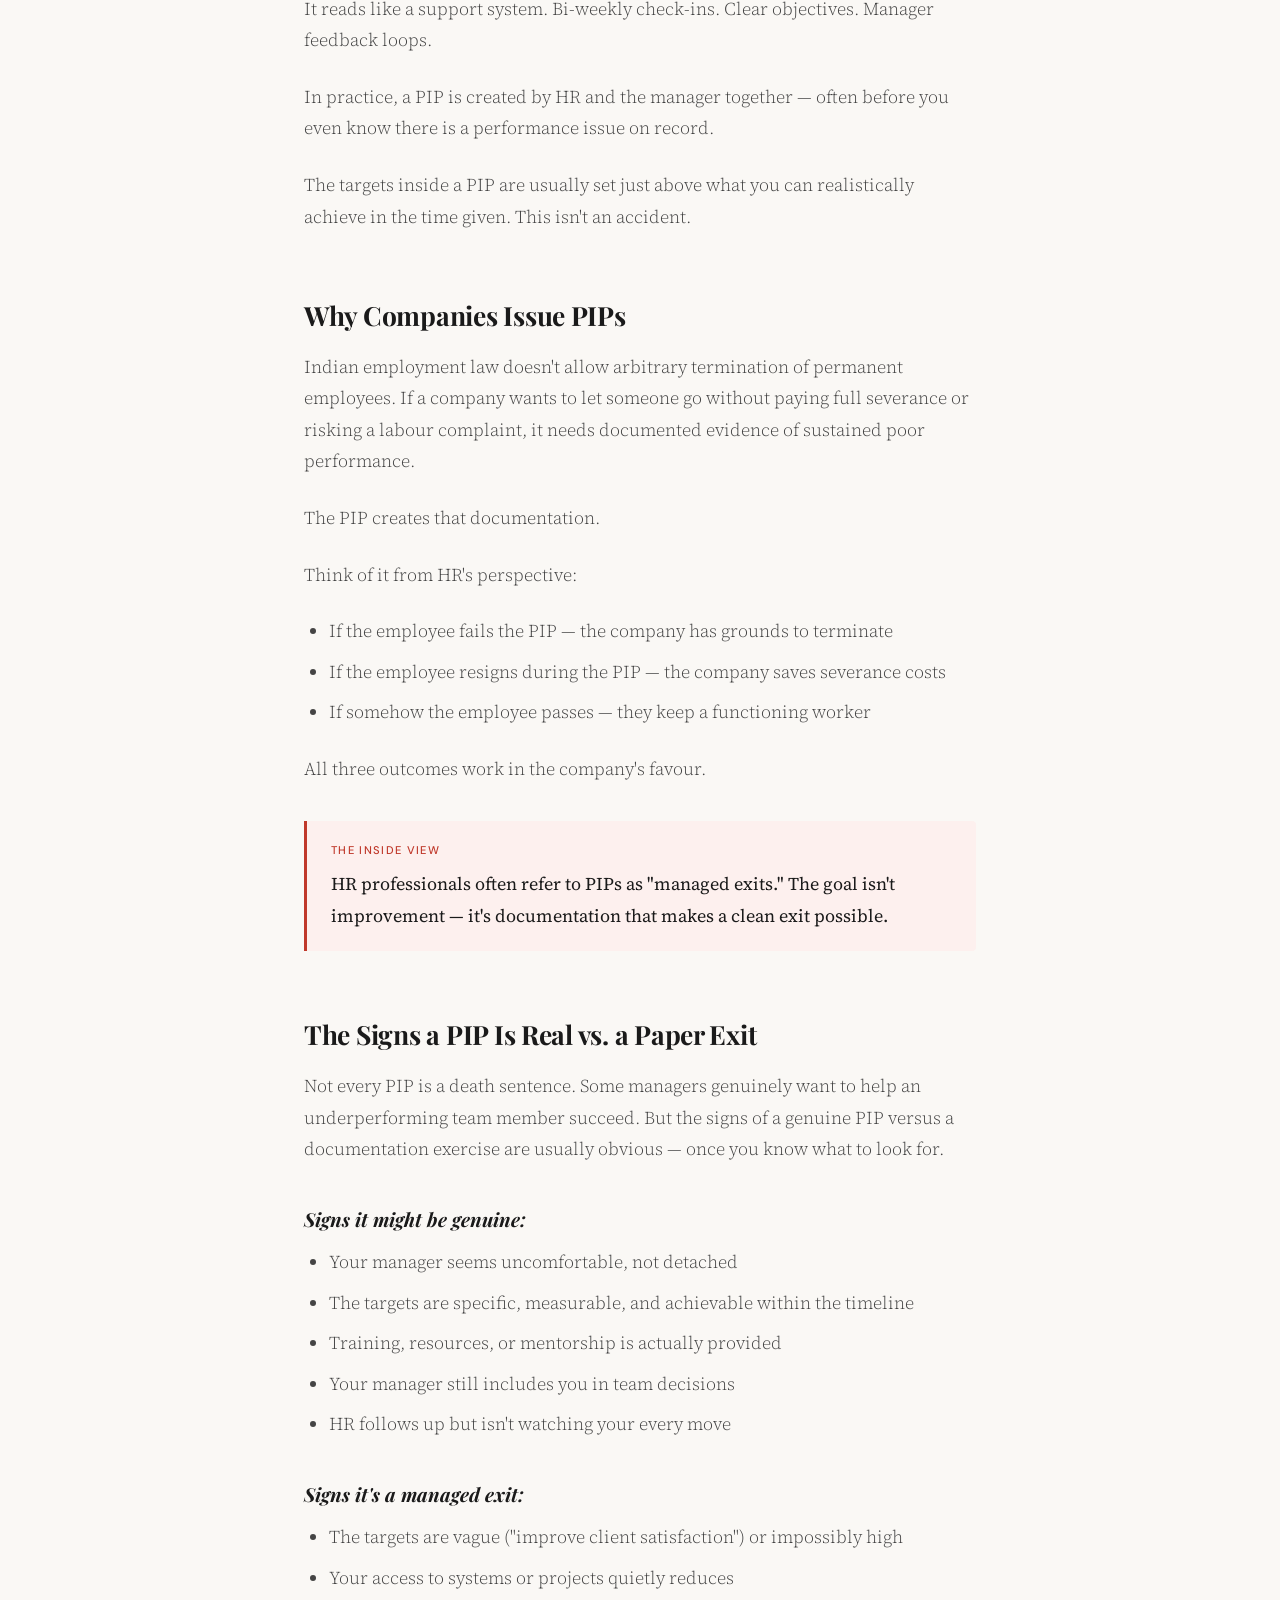
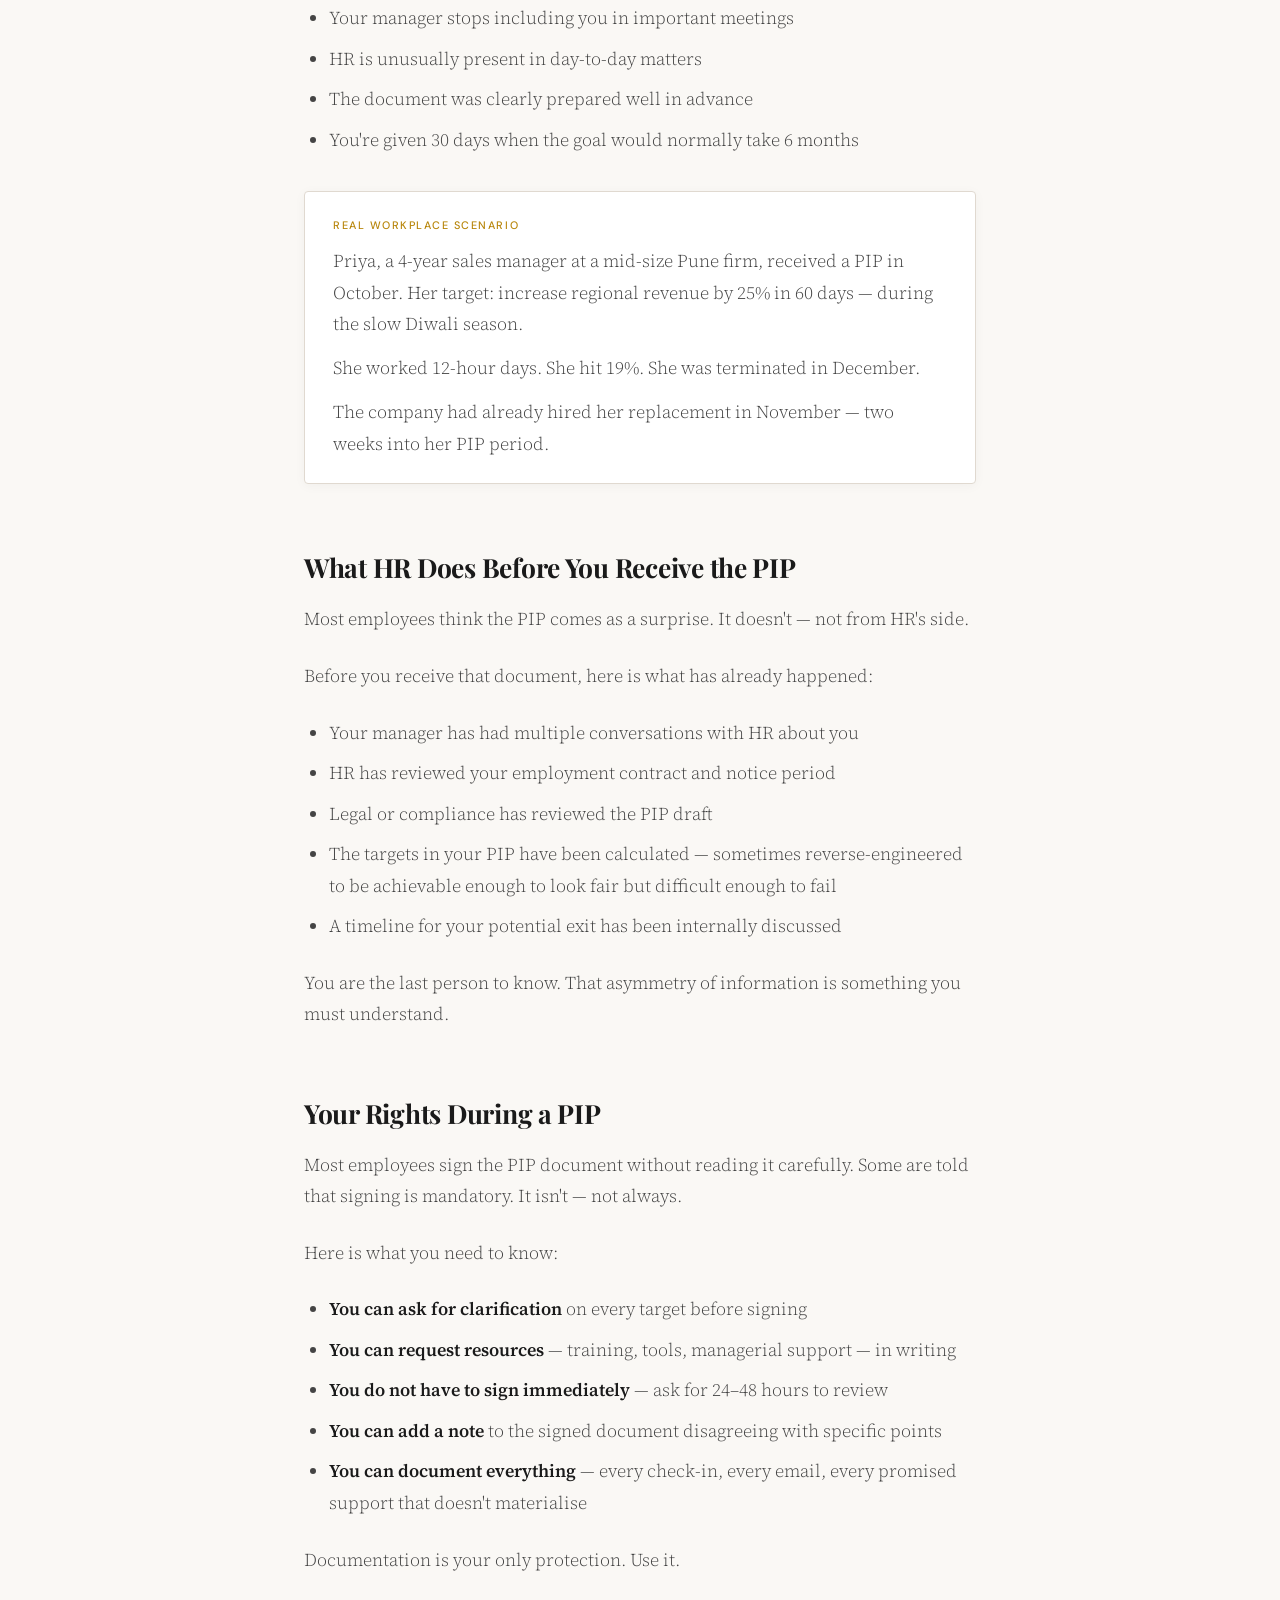
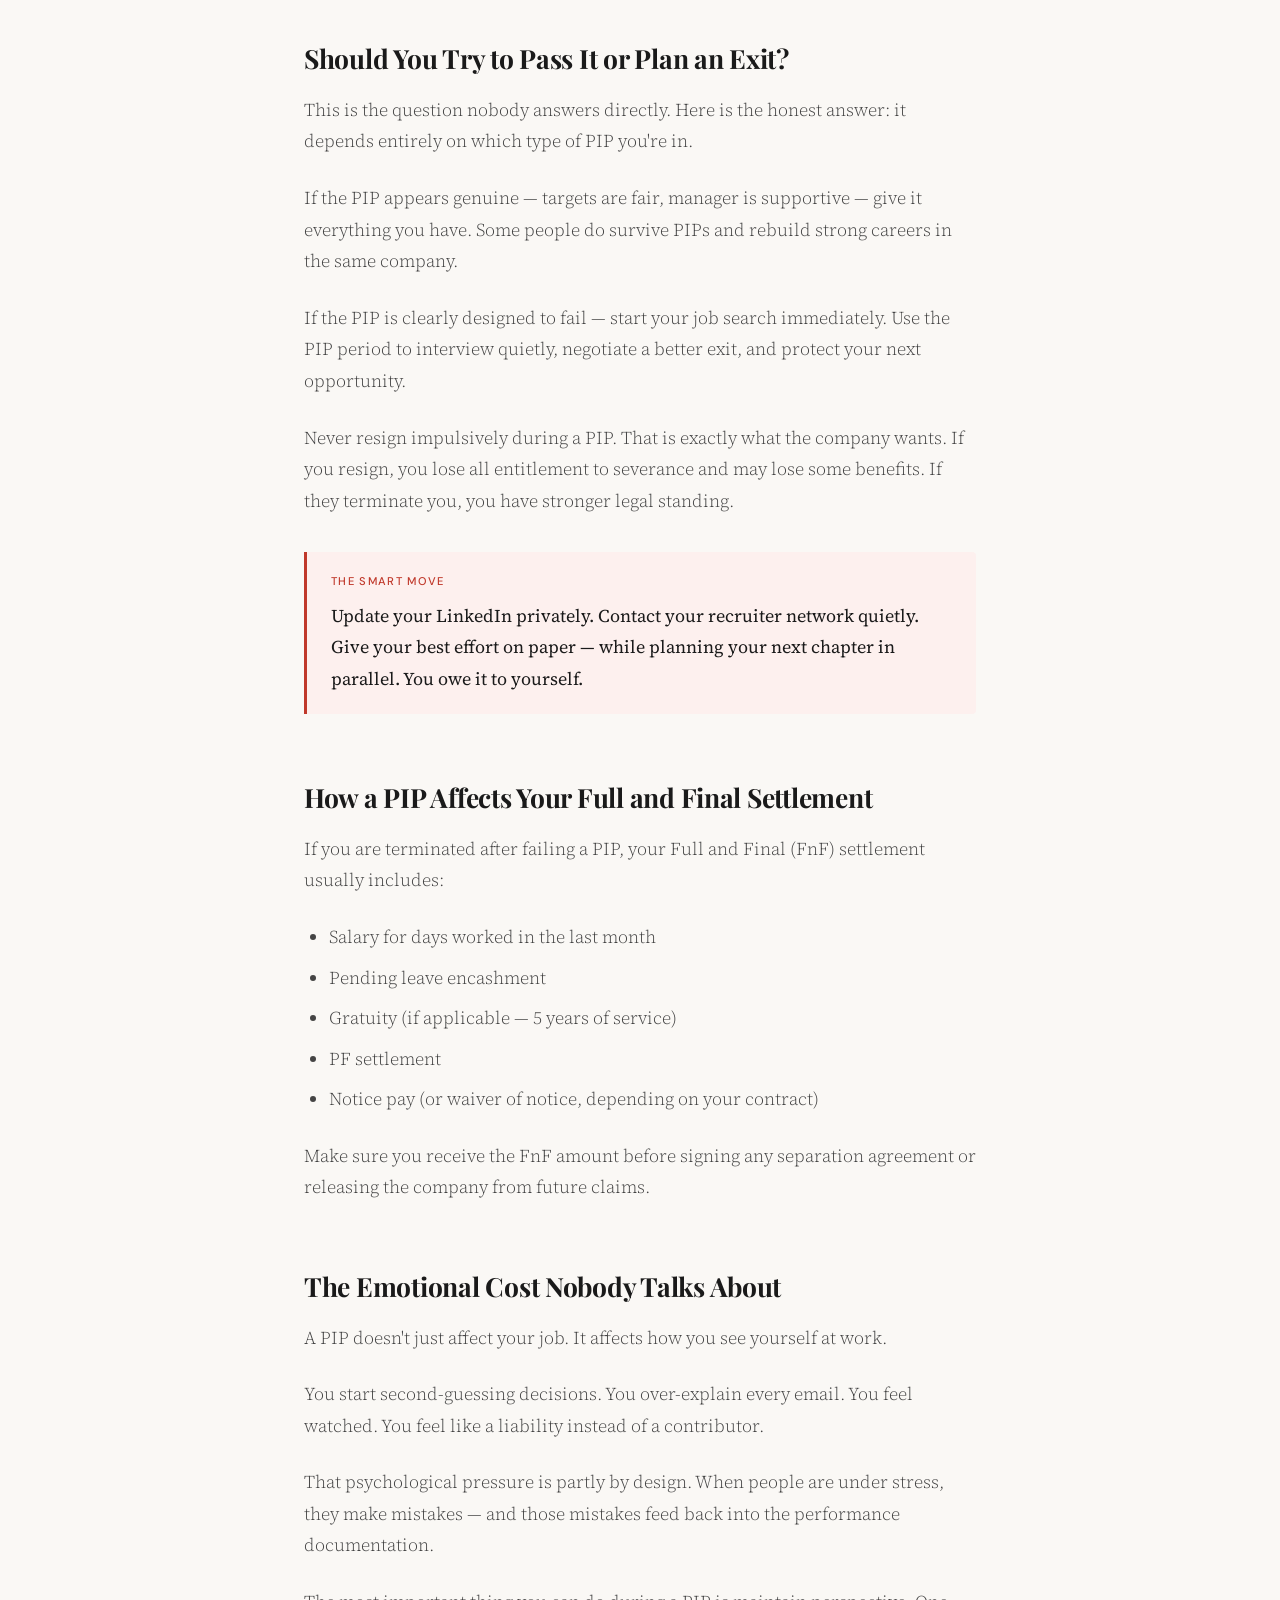
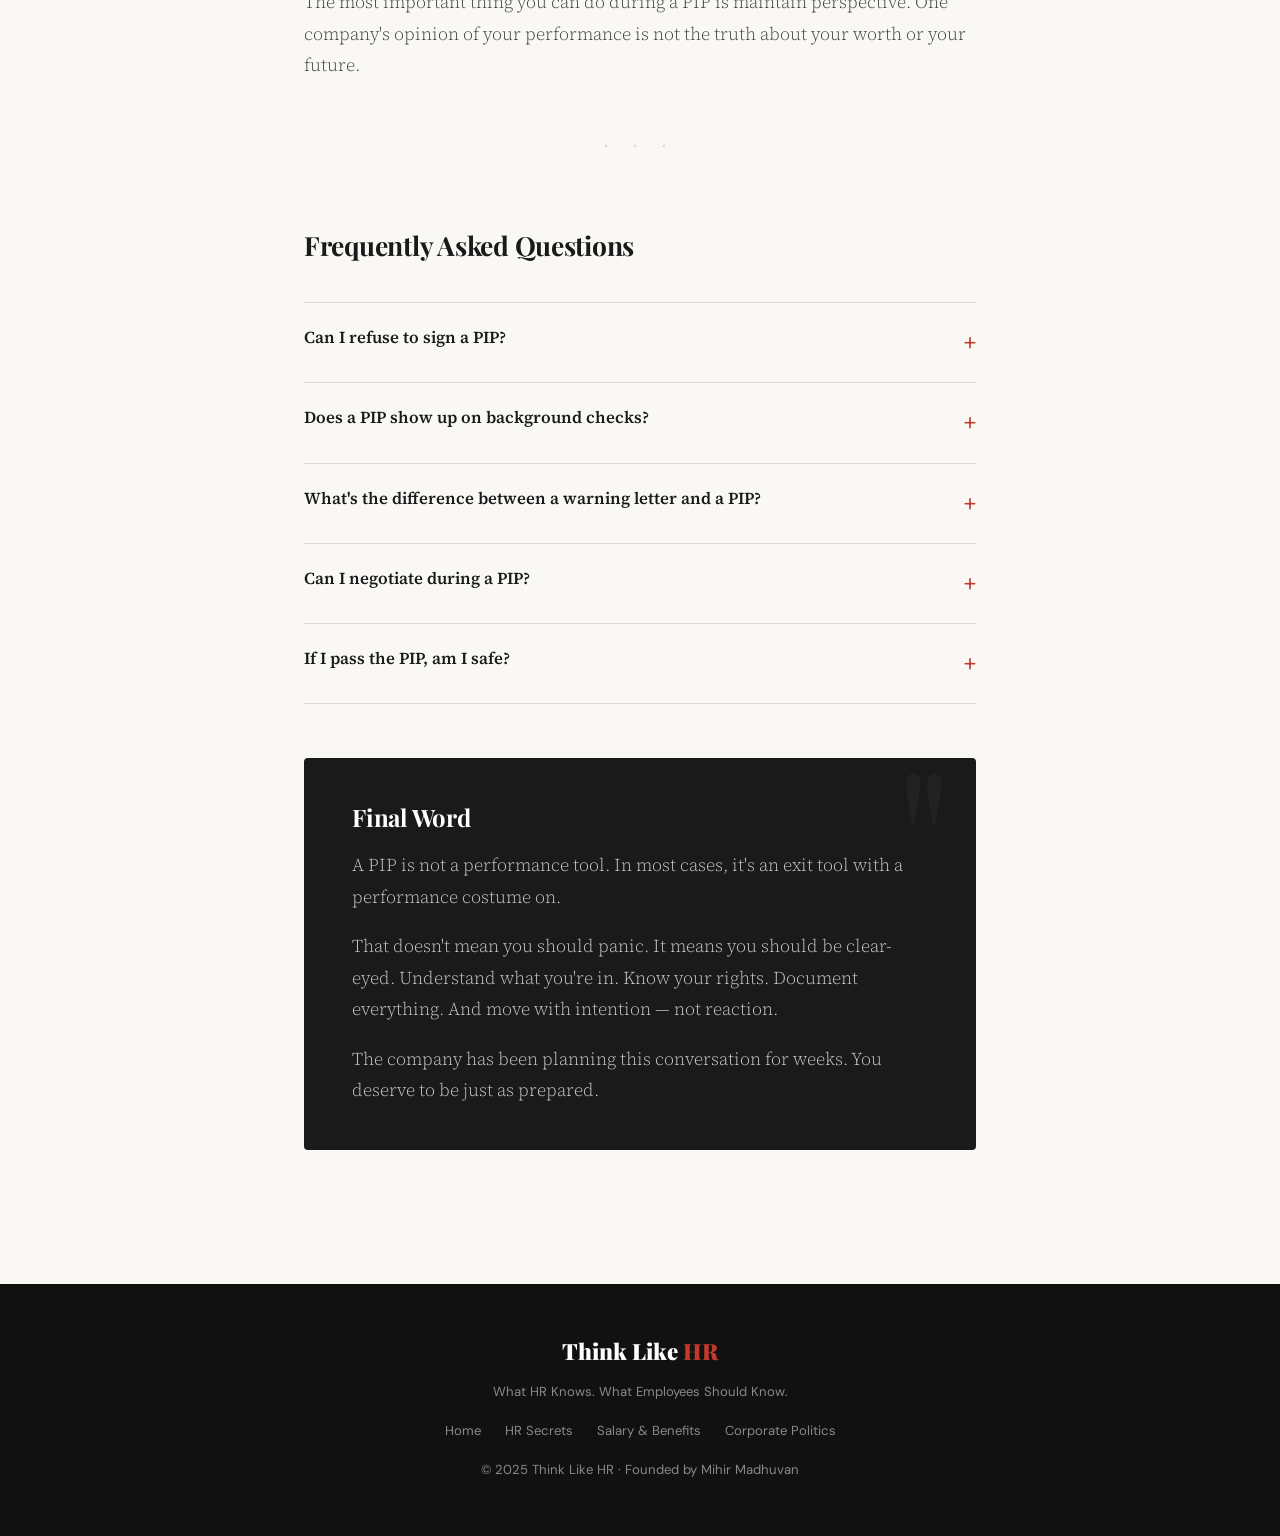
<file: articles/pip-truth.html>
<!DOCTYPE html>
<html lang="en">
<head>
<meta charset="UTF-8">
<meta name="viewport" content="width=device-width, initial-scale=1.0">
<title>The Truth About PIPs Nobody Explains | Think Like HR</title>
<meta name="description" content="A Performance Improvement Plan sounds like help. It usually isn't. Here's what HR knows about PIPs that your manager will never tell you.">
<meta name="author" content="Mihir Madhuvan">
<meta property="og:title" content="The Truth About PIPs Nobody Explains | Think Like HR">
<meta property="og:description" content="A Performance Improvement Plan sounds like help. It usually isn't. Here's what HR knows about PIPs that your manager will never tell you.">
<meta property="og:type" content="article">
<link rel="preconnect" href="https://fonts.googleapis.com">
<link rel="preconnect" href="https://fonts.gstatic.com" crossorigin>
<link href="https://fonts.googleapis.com/css2?family=Playfair+Display:ital,wght@0,400;0,700;0,900;1,400&family=Source+Serif+4:ital,wght@0,300;0,400;0,600;1,300;1,400&family=DM+Sans:wght@300;400;500&display=swap" rel="stylesheet">
<style>
  :root {
    --ink: #1a1a1a;
    --ink-light: #444;
    --ink-muted: #777;
    --paper: #faf8f5;
    --paper-warm: #f2ede6;
    --accent: #c0392b;
    --accent-dark: #96281b;
    --accent-pale: #fdf0ee;
    --border: #e0d9d0;
    --gold: #b8860b;
    --progress-h: 3px;
  }
  *, *::before, *::after { box-sizing: border-box; margin: 0; padding: 0; }
  html { scroll-behavior: smooth; }
  body {
    background: var(--paper);
    color: var(--ink);
    font-family: 'Source Serif 4', Georgia, serif;
    font-size: 18px;
    line-height: 1.75;
  }

  /* Reading Progress */
  .reading-progress {
    position: fixed;
    top: 0; left: 0;
    width: 0%;
    height: var(--progress-h);
    background: linear-gradient(90deg, var(--accent), var(--gold));
    z-index: 1000;
    transition: width 0.1s linear;
  }

  /* Navbar */
  .navbar {
    position: sticky;
    top: var(--progress-h);
    background: var(--paper);
    border-bottom: 1px solid var(--border);
    z-index: 900;
    padding: 0 24px;
  }
  .navbar-inner {
    max-width: 1100px;
    margin: 0 auto;
    display: flex;
    align-items: center;
    justify-content: space-between;
    height: 58px;
  }
  .logo {
    font-family: 'Playfair Display', serif;
    font-size: 1.25rem;
    font-weight: 900;
    color: var(--ink);
    text-decoration: none;
    letter-spacing: -0.02em;
  }
  .logo span { color: var(--accent); }
  .nav-links { display: flex; gap: 28px; list-style: none; }
  .nav-links a {
    font-family: 'DM Sans', sans-serif;
    font-size: 0.8rem;
    font-weight: 500;
    color: var(--ink-light);
    text-decoration: none;
    text-transform: uppercase;
    letter-spacing: 0.08em;
    transition: color 0.2s;
  }
  .nav-links a:hover { color: var(--accent); }
  @media(max-width:640px){ .nav-links { display:none; } }

  /* Article Hero */
  .article-hero {
    background: var(--ink);
    color: #fff;
    padding: 80px 24px 64px;
    position: relative;
    overflow: hidden;
  }
  .article-hero::before {
    content: '';
    position: absolute;
    inset: 0;
    background: repeating-linear-gradient(
      45deg,
      transparent,
      transparent 40px,
      rgba(255,255,255,0.015) 40px,
      rgba(255,255,255,0.015) 80px
    );
  }
  .hero-inner {
    max-width: 760px;
    margin: 0 auto;
    position: relative;
  }
  .article-tag {
    display: inline-block;
    font-family: 'DM Sans', sans-serif;
    font-size: 0.7rem;
    font-weight: 500;
    letter-spacing: 0.15em;
    text-transform: uppercase;
    color: var(--accent);
    background: rgba(192,57,43,0.15);
    border: 1px solid rgba(192,57,43,0.4);
    padding: 4px 12px;
    border-radius: 2px;
    margin-bottom: 20px;
  }
  .article-hero h1 {
    font-family: 'Playfair Display', serif;
    font-size: clamp(2rem, 5vw, 3.2rem);
    font-weight: 900;
    line-height: 1.15;
    color: #fff;
    margin-bottom: 20px;
    letter-spacing: -0.02em;
  }
  .article-subtitle {
    font-size: 1.15rem;
    color: rgba(255,255,255,0.7);
    font-style: italic;
    margin-bottom: 28px;
    line-height: 1.6;
  }
  .article-meta {
    display: flex;
    flex-wrap: wrap;
    gap: 20px;
    font-family: 'DM Sans', sans-serif;
    font-size: 0.8rem;
    color: rgba(255,255,255,0.5);
    letter-spacing: 0.04em;
  }
  .article-meta span { display: flex; align-items: center; gap: 6px; }

  /* Article Container */
  .article-container {
    max-width: 720px;
    margin: 0 auto;
    padding: 56px 24px 80px;
  }

  /* Typography */
  .article-container p {
    margin-bottom: 1.4em;
    color: var(--ink-light);
    font-weight: 300;
  }
  .article-container h2 {
    font-family: 'Playfair Display', serif;
    font-size: 1.65rem;
    font-weight: 700;
    color: var(--ink);
    margin: 2.5em 0 0.7em;
    letter-spacing: -0.01em;
    line-height: 1.3;
  }
  .article-container h3 {
    font-family: 'Playfair Display', serif;
    font-size: 1.2rem;
    font-weight: 700;
    color: var(--ink);
    margin: 2em 0 0.5em;
    font-style: italic;
  }
  .article-container ul, .article-container ol {
    padding-left: 1.4em;
    margin-bottom: 1.4em;
  }
  .article-container li {
    margin-bottom: 0.5em;
    color: var(--ink-light);
    font-weight: 300;
  }
  .article-container strong { color: var(--ink); font-weight: 600; }

  /* Callout */
  .callout {
    background: var(--accent-pale);
    border-left: 3px solid var(--accent);
    padding: 20px 24px;
    margin: 2em 0;
    border-radius: 0 4px 4px 0;
  }
  .callout p { margin: 0; color: var(--ink); font-weight: 400; }
  .callout-title {
    font-family: 'DM Sans', sans-serif;
    font-size: 0.7rem;
    font-weight: 500;
    letter-spacing: 0.12em;
    text-transform: uppercase;
    color: var(--accent);
    margin-bottom: 8px;
  }

  /* Key Takeaways Box */
  .takeaways {
    background: var(--paper-warm);
    border: 1px solid var(--border);
    border-top: 3px solid var(--ink);
    padding: 28px 32px;
    margin: 2.5em 0;
    border-radius: 0 0 4px 4px;
  }
  .takeaways-title {
    font-family: 'DM Sans', sans-serif;
    font-size: 0.7rem;
    font-weight: 500;
    letter-spacing: 0.15em;
    text-transform: uppercase;
    color: var(--ink-muted);
    margin-bottom: 14px;
  }
  .takeaways ul { margin: 0; }
  .takeaways li { font-weight: 400; color: var(--ink); }

  /* Scenario Box */
  .scenario {
    background: #fff;
    border: 1px solid var(--border);
    padding: 24px 28px;
    margin: 2em 0;
    border-radius: 4px;
    box-shadow: 0 2px 12px rgba(0,0,0,0.04);
  }
  .scenario-label {
    font-family: 'DM Sans', sans-serif;
    font-size: 0.68rem;
    font-weight: 500;
    letter-spacing: 0.14em;
    text-transform: uppercase;
    color: var(--gold);
    margin-bottom: 10px;
  }
  .scenario p { margin-bottom: 0.7em; }
  .scenario p:last-child { margin-bottom: 0; }

  /* Divider */
  .divider {
    text-align: center;
    margin: 2.5em 0;
    color: var(--border);
    font-size: 1.2rem;
    letter-spacing: 0.5em;
  }

  /* FAQ */
  .faq-section { margin: 3em 0; }
  .faq-section h2 {
    font-family: 'Playfair Display', serif;
    font-size: 1.65rem;
    font-weight: 700;
    margin-bottom: 1.5em;
  }
  .faq-item {
    border-bottom: 1px solid var(--border);
    padding: 20px 0;
  }
  .faq-item:first-of-type { border-top: 1px solid var(--border); }
  .faq-q {
    font-family: 'Source Serif 4', serif;
    font-size: 1.05rem;
    font-weight: 600;
    color: var(--ink);
    cursor: pointer;
    display: flex;
    justify-content: space-between;
    align-items: flex-start;
    gap: 16px;
  }
  .faq-q::after {
    content: '+';
    font-size: 1.4rem;
    color: var(--accent);
    flex-shrink: 0;
    transition: transform 0.2s;
  }
  .faq-item.open .faq-q::after { transform: rotate(45deg); }
  .faq-a {
    display: none;
    padding-top: 12px;
    color: var(--ink-light);
    font-weight: 300;
    line-height: 1.7;
  }
  .faq-item.open .faq-a { display: block; }

  /* Conclusion */
  .conclusion {
    background: var(--ink);
    color: #fff;
    padding: 44px 48px;
    margin: 3em 0;
    border-radius: 4px;
    position: relative;
    overflow: hidden;
  }
  .conclusion::before {
    content: '"';
    position: absolute;
    top: -20px; right: 24px;
    font-family: 'Playfair Display', serif;
    font-size: 12rem;
    color: rgba(255,255,255,0.04);
    line-height: 1;
  }
  .conclusion h2 {
    font-family: 'Playfair Display', serif;
    font-size: 1.5rem;
    color: #fff;
    margin-bottom: 16px;
    margin-top: 0;
  }
  .conclusion p { color: rgba(255,255,255,0.75); font-weight: 300; margin-bottom: 1em; }
  .conclusion p:last-child { margin-bottom: 0; }

  /* Footer */
  footer {
    background: #111;
    color: rgba(255,255,255,0.5);
    padding: 48px 24px;
    text-align: center;
    font-family: 'DM Sans', sans-serif;
    font-size: 0.82rem;
  }
  footer .footer-logo {
    font-family: 'Playfair Display', serif;
    font-size: 1.4rem;
    font-weight: 900;
    color: #fff;
    margin-bottom: 10px;
  }
  footer .footer-logo span { color: var(--accent); }
  footer p { margin-bottom: 6px; }
  footer a { color: rgba(255,255,255,0.5); text-decoration: none; }
  footer a:hover { color: #fff; }
  .footer-links { display: flex; justify-content: center; gap: 24px; margin: 16px 0; flex-wrap: wrap; }

  @media(max-width:640px){
    .article-hero { padding: 56px 20px 48px; }
    .article-container { padding: 40px 20px 60px; }
    .conclusion { padding: 32px 24px; }
    .takeaways { padding: 22px 20px; }
  }
</style>
</head>
<body>

<div class="reading-progress" id="readingProgress"></div>

<nav class="navbar">
  <div class="navbar-inner">
    <a href="../index.html" class="logo">Think Like <span>HR</span></a>
    <ul class="nav-links">
      <li><a href="../index.html">Home</a></li>
      <li><a href="#">HR Secrets</a></li>
      <li><a href="#">Salary</a></li>
      <li><a href="#">Politics</a></li>
    </ul>
  </div>
</nav>

<header class="article-hero">
  <div class="hero-inner">
    <div class="article-tag">HR Secrets</div>
    <h1>The Truth About PIPs Nobody Explains</h1>
    <p class="article-subtitle">A Performance Improvement Plan sounds like a second chance. Most of the time, the decision has already been made before you receive it.</p>
    <div class="article-meta">
      <span>By Mihir Madhuvan</span>
      <span>10 min read</span>
      <span>HR Secrets</span>
    </div>
  </div>
</header>

<main class="article-container">

  <p>You walk into a meeting with your manager and HR. Everyone looks uncomfortable. Then they slide a document across the table — a Performance Improvement Plan.</p>

  <p>Your heart sinks. You're told this is a "structured opportunity to get back on track." You're told the company believes in you. You're told this is not a termination notice.</p>

  <p>What they don't tell you is this: in most Indian companies, a PIP is the last step before an exit. The paperwork has to exist before the company can legally let someone go.</p>

  <p>This article is everything HR knows about PIPs — and everything you deserve to know.</p>

  <div class="takeaways">
    <div class="takeaways-title">Key Takeaways</div>
    <ul>
      <li>A PIP is almost always a documentation process, not a development process</li>
      <li>HR initiates PIPs to create a legal paper trail before termination</li>
      <li>Most PIPs are designed to be extremely difficult to pass</li>
      <li>You have rights during a PIP — most employees don't know them</li>
      <li>There are smart ways to respond that protect your career</li>
    </ul>
  </div>

  <h2>What a PIP Actually Is</h2>

  <p>On paper, a Performance Improvement Plan is a formal document that outlines specific performance issues, measurable targets, and a timeline to meet those targets — usually 30, 60, or 90 days.</p>

  <p>It reads like a support system. Bi-weekly check-ins. Clear objectives. Manager feedback loops.</p>

  <p>In practice, a PIP is created by HR and the manager together — often before you even know there is a performance issue on record.</p>

  <p>The targets inside a PIP are usually set just above what you can realistically achieve in the time given. This isn't an accident.</p>

  <h2>Why Companies Issue PIPs</h2>

  <p>Indian employment law doesn't allow arbitrary termination of permanent employees. If a company wants to let someone go without paying full severance or risking a labour complaint, it needs documented evidence of sustained poor performance.</p>

  <p>The PIP creates that documentation.</p>

  <p>Think of it from HR's perspective:</p>
  <ul>
    <li>If the employee fails the PIP — the company has grounds to terminate</li>
    <li>If the employee resigns during the PIP — the company saves severance costs</li>
    <li>If somehow the employee passes — they keep a functioning worker</li>
  </ul>

  <p>All three outcomes work in the company's favour.</p>

  <div class="callout">
    <div class="callout-title">The Inside View</div>
    <p>HR professionals often refer to PIPs as "managed exits." The goal isn't improvement — it's documentation that makes a clean exit possible.</p>
  </div>

  <h2>The Signs a PIP Is Real vs. a Paper Exit</h2>

  <p>Not every PIP is a death sentence. Some managers genuinely want to help an underperforming team member succeed. But the signs of a genuine PIP versus a documentation exercise are usually obvious — once you know what to look for.</p>

  <h3>Signs it might be genuine:</h3>
  <ul>
    <li>Your manager seems uncomfortable, not detached</li>
    <li>The targets are specific, measurable, and achievable within the timeline</li>
    <li>Training, resources, or mentorship is actually provided</li>
    <li>Your manager still includes you in team decisions</li>
    <li>HR follows up but isn't watching your every move</li>
  </ul>

  <h3>Signs it's a managed exit:</h3>
  <ul>
    <li>The targets are vague ("improve client satisfaction") or impossibly high</li>
    <li>Your access to systems or projects quietly reduces</li>
    <li>Your manager stops including you in important meetings</li>
    <li>HR is unusually present in day-to-day matters</li>
    <li>The document was clearly prepared well in advance</li>
    <li>You're given 30 days when the goal would normally take 6 months</li>
  </ul>

  <div class="scenario">
    <div class="scenario-label">Real Workplace Scenario</div>
    <p>Priya, a 4-year sales manager at a mid-size Pune firm, received a PIP in October. Her target: increase regional revenue by 25% in 60 days — during the slow Diwali season.</p>
    <p>She worked 12-hour days. She hit 19%. She was terminated in December.</p>
    <p>The company had already hired her replacement in November — two weeks into her PIP period.</p>
  </div>

  <h2>What HR Does Before You Receive the PIP</h2>

  <p>Most employees think the PIP comes as a surprise. It doesn't — not from HR's side.</p>

  <p>Before you receive that document, here is what has already happened:</p>

  <ul>
    <li>Your manager has had multiple conversations with HR about you</li>
    <li>HR has reviewed your employment contract and notice period</li>
    <li>Legal or compliance has reviewed the PIP draft</li>
    <li>The targets in your PIP have been calculated — sometimes reverse-engineered to be achievable enough to look fair but difficult enough to fail</li>
    <li>A timeline for your potential exit has been internally discussed</li>
  </ul>

  <p>You are the last person to know. That asymmetry of information is something you must understand.</p>

  <h2>Your Rights During a PIP</h2>

  <p>Most employees sign the PIP document without reading it carefully. Some are told that signing is mandatory. It isn't — not always.</p>

  <p>Here is what you need to know:</p>

  <ul>
    <li><strong>You can ask for clarification</strong> on every target before signing</li>
    <li><strong>You can request resources</strong> — training, tools, managerial support — in writing</li>
    <li><strong>You do not have to sign immediately</strong> — ask for 24–48 hours to review</li>
    <li><strong>You can add a note</strong> to the signed document disagreeing with specific points</li>
    <li><strong>You can document everything</strong> — every check-in, every email, every promised support that doesn't materialise</li>
  </ul>

  <p>Documentation is your only protection. Use it.</p>

  <h2>Should You Try to Pass It or Plan an Exit?</h2>

  <p>This is the question nobody answers directly. Here is the honest answer: it depends entirely on which type of PIP you're in.</p>

  <p>If the PIP appears genuine — targets are fair, manager is supportive — give it everything you have. Some people do survive PIPs and rebuild strong careers in the same company.</p>

  <p>If the PIP is clearly designed to fail — start your job search immediately. Use the PIP period to interview quietly, negotiate a better exit, and protect your next opportunity.</p>

  <p>Never resign impulsively during a PIP. That is exactly what the company wants. If you resign, you lose all entitlement to severance and may lose some benefits. If they terminate you, you have stronger legal standing.</p>

  <div class="callout">
    <div class="callout-title">The Smart Move</div>
    <p>Update your LinkedIn privately. Contact your recruiter network quietly. Give your best effort on paper — while planning your next chapter in parallel. You owe it to yourself.</p>
  </div>

  <h2>How a PIP Affects Your Full and Final Settlement</h2>

  <p>If you are terminated after failing a PIP, your Full and Final (FnF) settlement usually includes:</p>
  <ul>
    <li>Salary for days worked in the last month</li>
    <li>Pending leave encashment</li>
    <li>Gratuity (if applicable — 5 years of service)</li>
    <li>PF settlement</li>
    <li>Notice pay (or waiver of notice, depending on your contract)</li>
  </ul>

  <p>Make sure you receive the FnF amount before signing any separation agreement or releasing the company from future claims.</p>

  <h2>The Emotional Cost Nobody Talks About</h2>

  <p>A PIP doesn't just affect your job. It affects how you see yourself at work.</p>

  <p>You start second-guessing decisions. You over-explain every email. You feel watched. You feel like a liability instead of a contributor.</p>

  <p>That psychological pressure is partly by design. When people are under stress, they make mistakes — and those mistakes feed back into the performance documentation.</p>

  <p>The most important thing you can do during a PIP is maintain perspective. One company's opinion of your performance is not the truth about your worth or your future.</p>

  <div class="divider">· · ·</div>

  <section class="faq-section">
    <h2>Frequently Asked Questions</h2>

    <div class="faq-item">
      <div class="faq-q">Can I refuse to sign a PIP?</div>
      <div class="faq-a">You can refuse, but it can be used against you. A smarter approach: sign with a written note stating you "acknowledge receipt but dispute specific targets" — this protects you legally while avoiding an outright refusal.</div>
    </div>

    <div class="faq-item">
      <div class="faq-q">Does a PIP show up on background checks?</div>
      <div class="faq-a">No. PIPs are internal documents and do not appear on background verification checks. However, employment termination for performance reasons may be disclosed by a previous employer if contacted directly — which is why managing your references matters.</div>
    </div>

    <div class="faq-item">
      <div class="faq-q">What's the difference between a warning letter and a PIP?</div>
      <div class="faq-a">A warning letter is a one-time formal notice. A PIP is a structured process over weeks with targets and check-ins. A PIP carries significantly more legal weight as documentation for potential termination.</div>
    </div>

    <div class="faq-item">
      <div class="faq-q">Can I negotiate during a PIP?</div>
      <div class="faq-a">Yes — and many employees don't realise this. You can negotiate the targets, the timeline, and even negotiate a mutual separation with agreed severance instead of going through the PIP process. HR often prefers clean exits over prolonged performance battles.</div>
    </div>

    <div class="faq-item">
      <div class="faq-q">If I pass the PIP, am I safe?</div>
      <div class="faq-a">Not necessarily. Some employees who pass a PIP find they're put on another one within 6 months, or quietly managed out through other means. Passing a PIP when the company wanted an exit can extend the timeline but rarely changes the underlying decision.</div>
    </div>
  </section>

  <section class="conclusion">
    <h2>Final Word</h2>
    <p>A PIP is not a performance tool. In most cases, it's an exit tool with a performance costume on.</p>
    <p>That doesn't mean you should panic. It means you should be clear-eyed. Understand what you're in. Know your rights. Document everything. And move with intention — not reaction.</p>
    <p>The company has been planning this conversation for weeks. You deserve to be just as prepared.</p>
  </section>

</main>

<footer>
  <div class="footer-logo">Think Like <span>HR</span></div>
  <p>What HR Knows. What Employees Should Know.</p>
  <div class="footer-links">
    <a href="../index.html">Home</a>
    <a href="#">HR Secrets</a>
    <a href="#">Salary & Benefits</a>
    <a href="#">Corporate Politics</a>
  </div>
  <p style="margin-top:16px;">© 2025 Think Like HR · Founded by Mihir Madhuvan</p>
</footer>

<script>
  // Reading progress
  const bar = document.getElementById('readingProgress');
  window.addEventListener('scroll', () => {
    const scrollTop = window.scrollY;
    const docHeight = document.documentElement.scrollHeight - window.innerHeight;
    bar.style.width = (scrollTop / docHeight * 100) + '%';
  });
  // FAQ toggle
  document.querySelectorAll('.faq-q').forEach(q => {
    q.addEventListener('click', () => {
      const item = q.parentElement;
      item.classList.toggle('open');
    });
  });
</script>
</body>
</html>
</file>
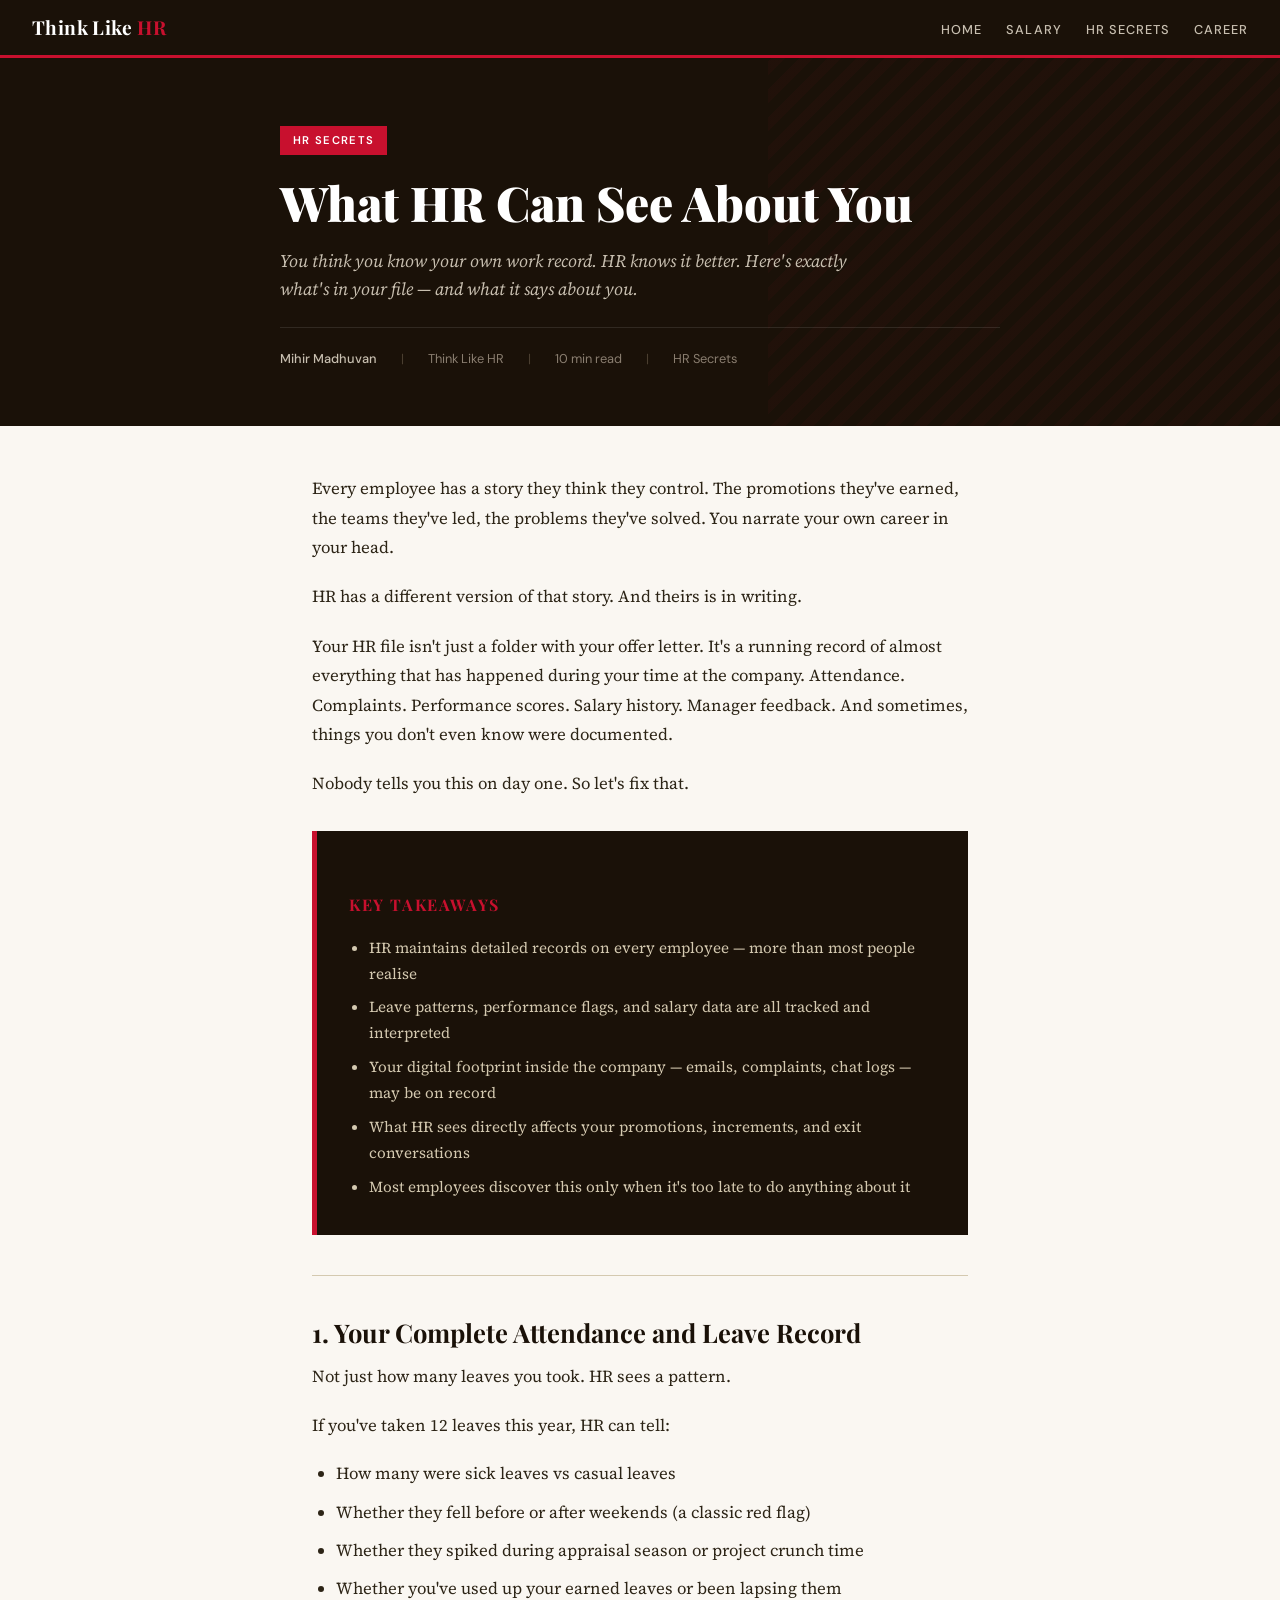
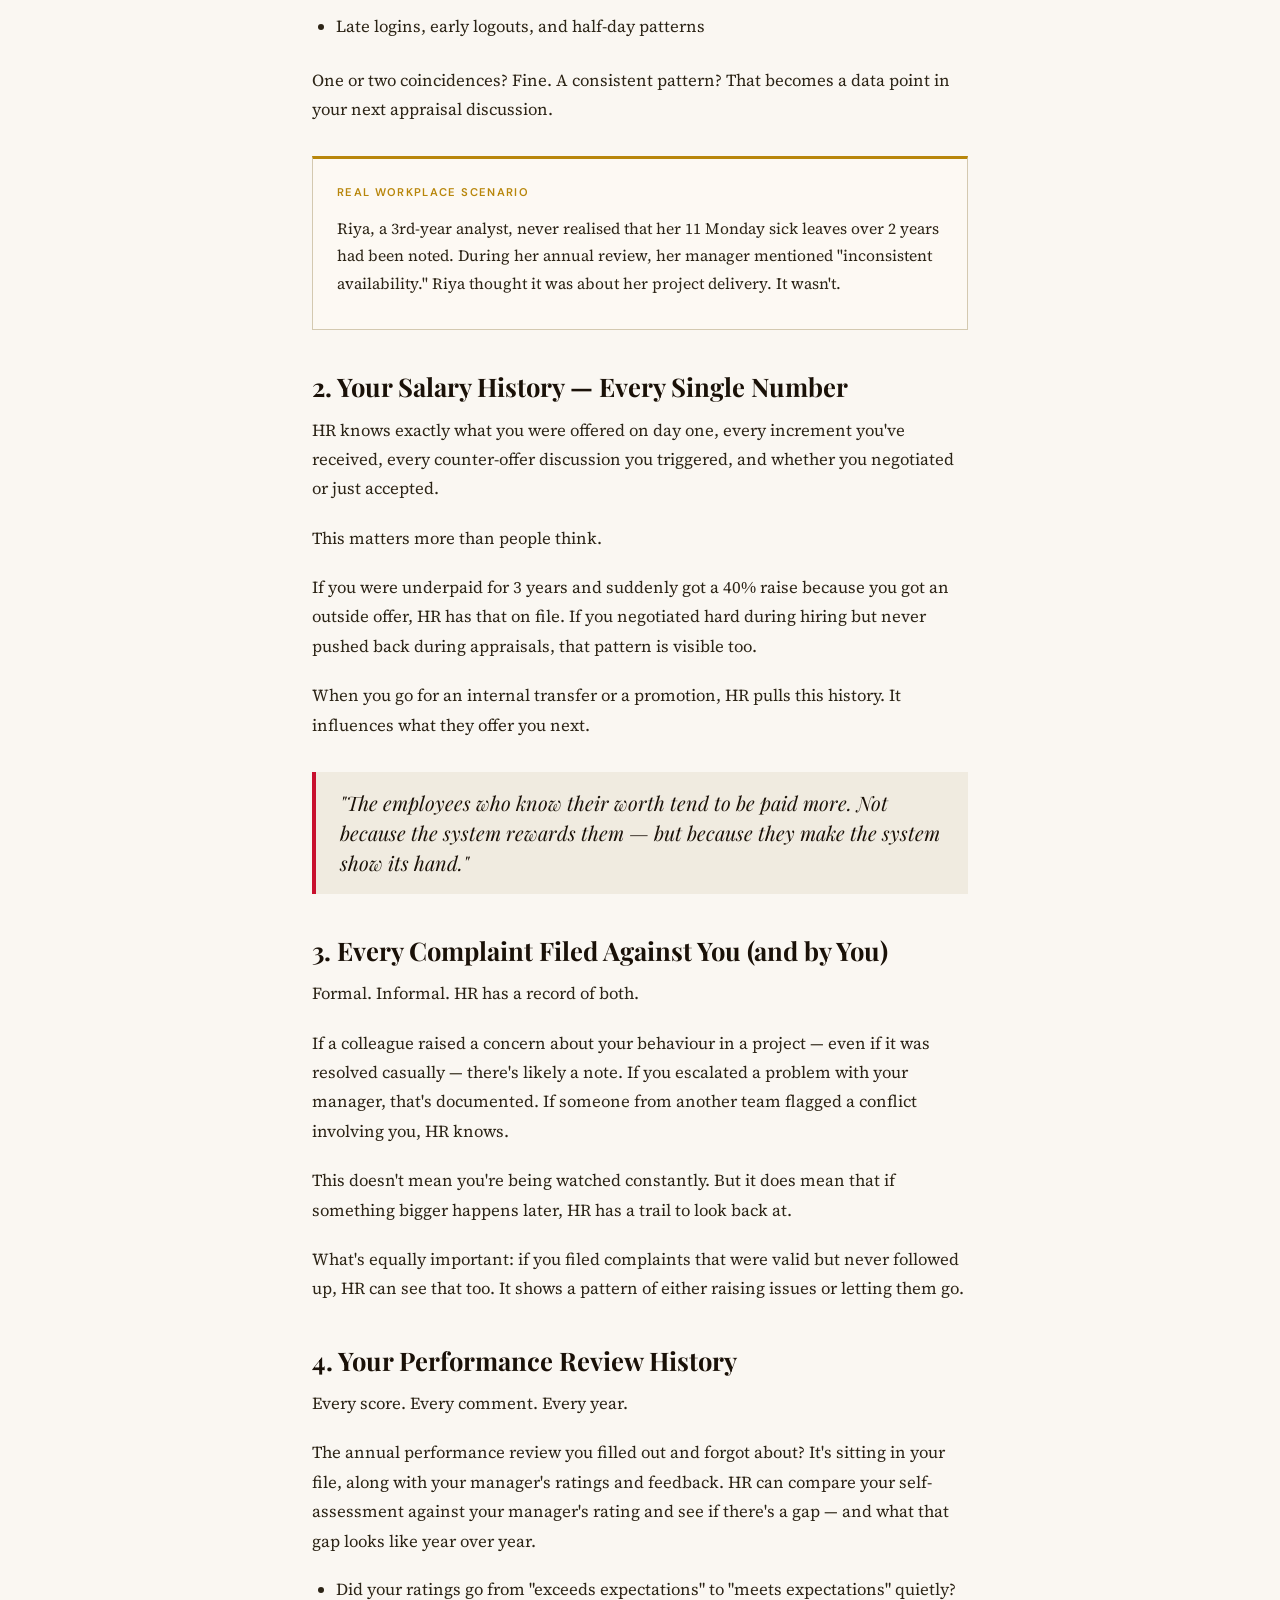
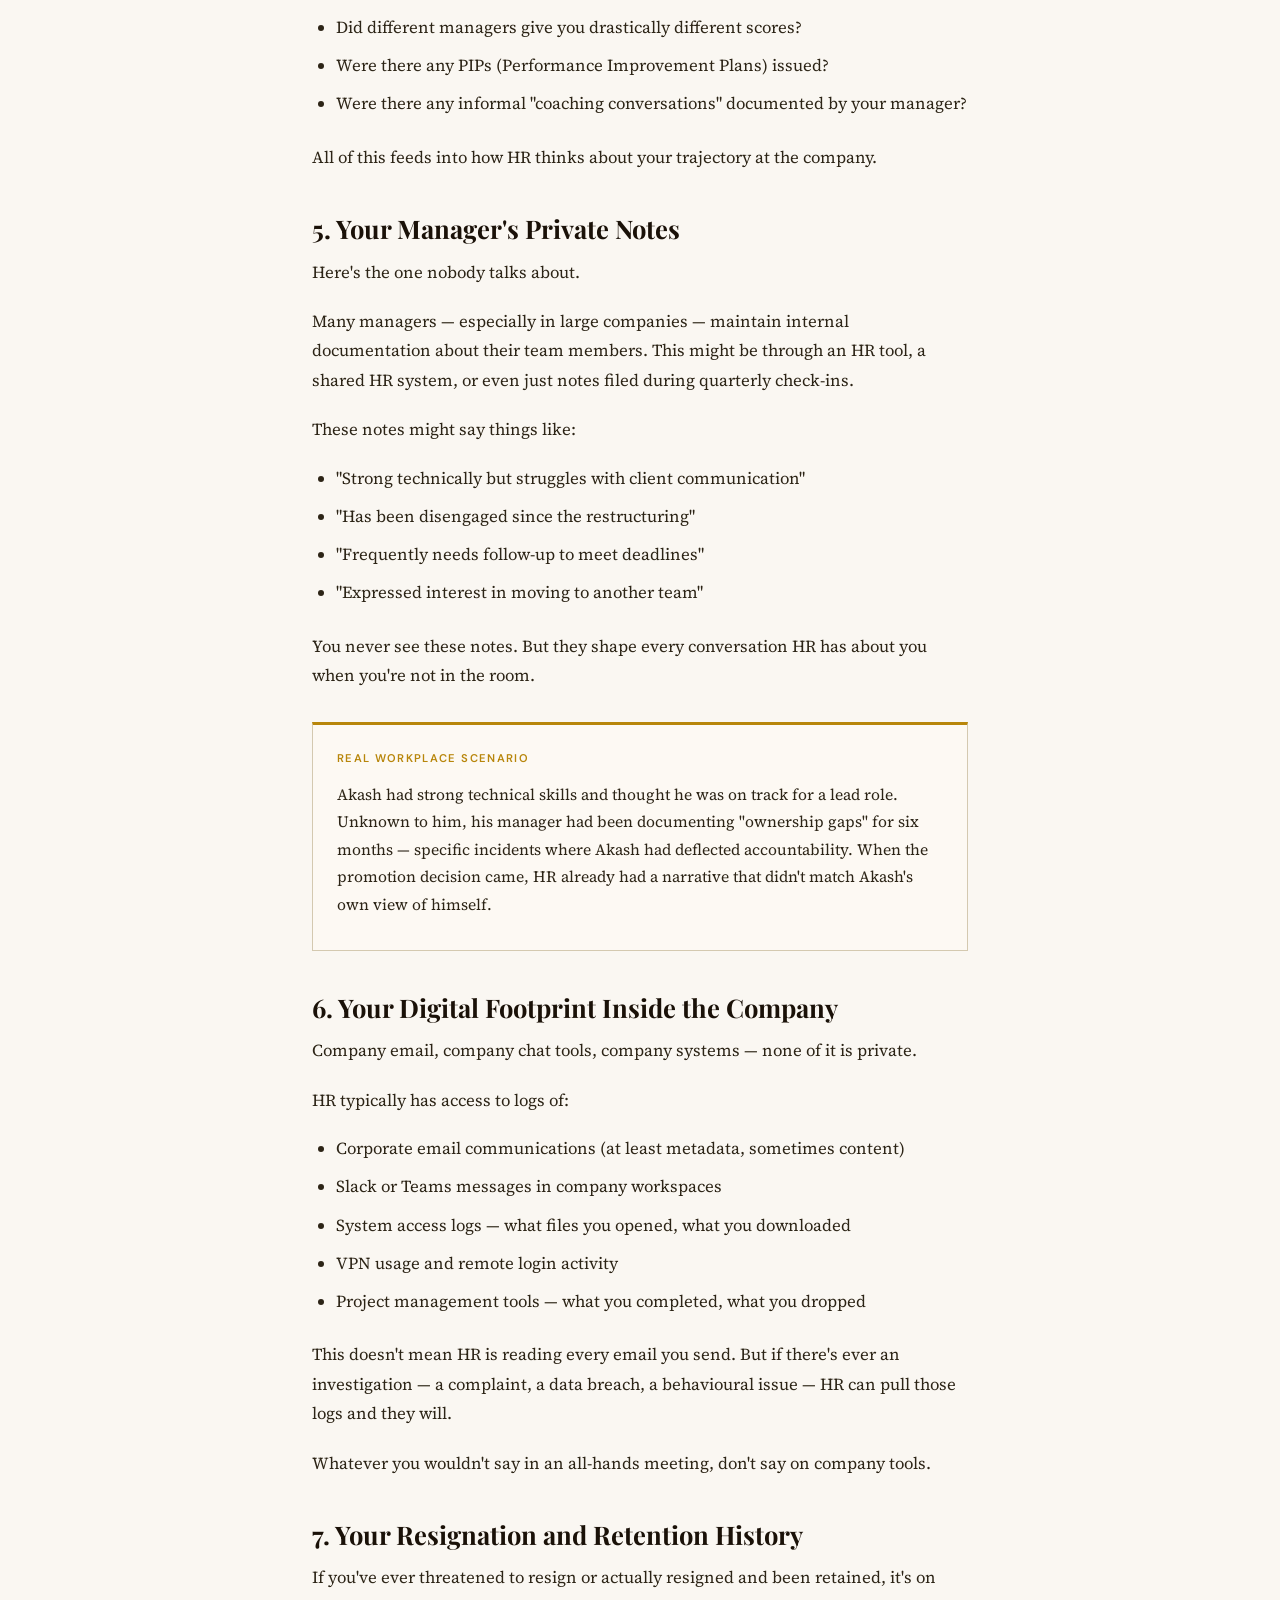
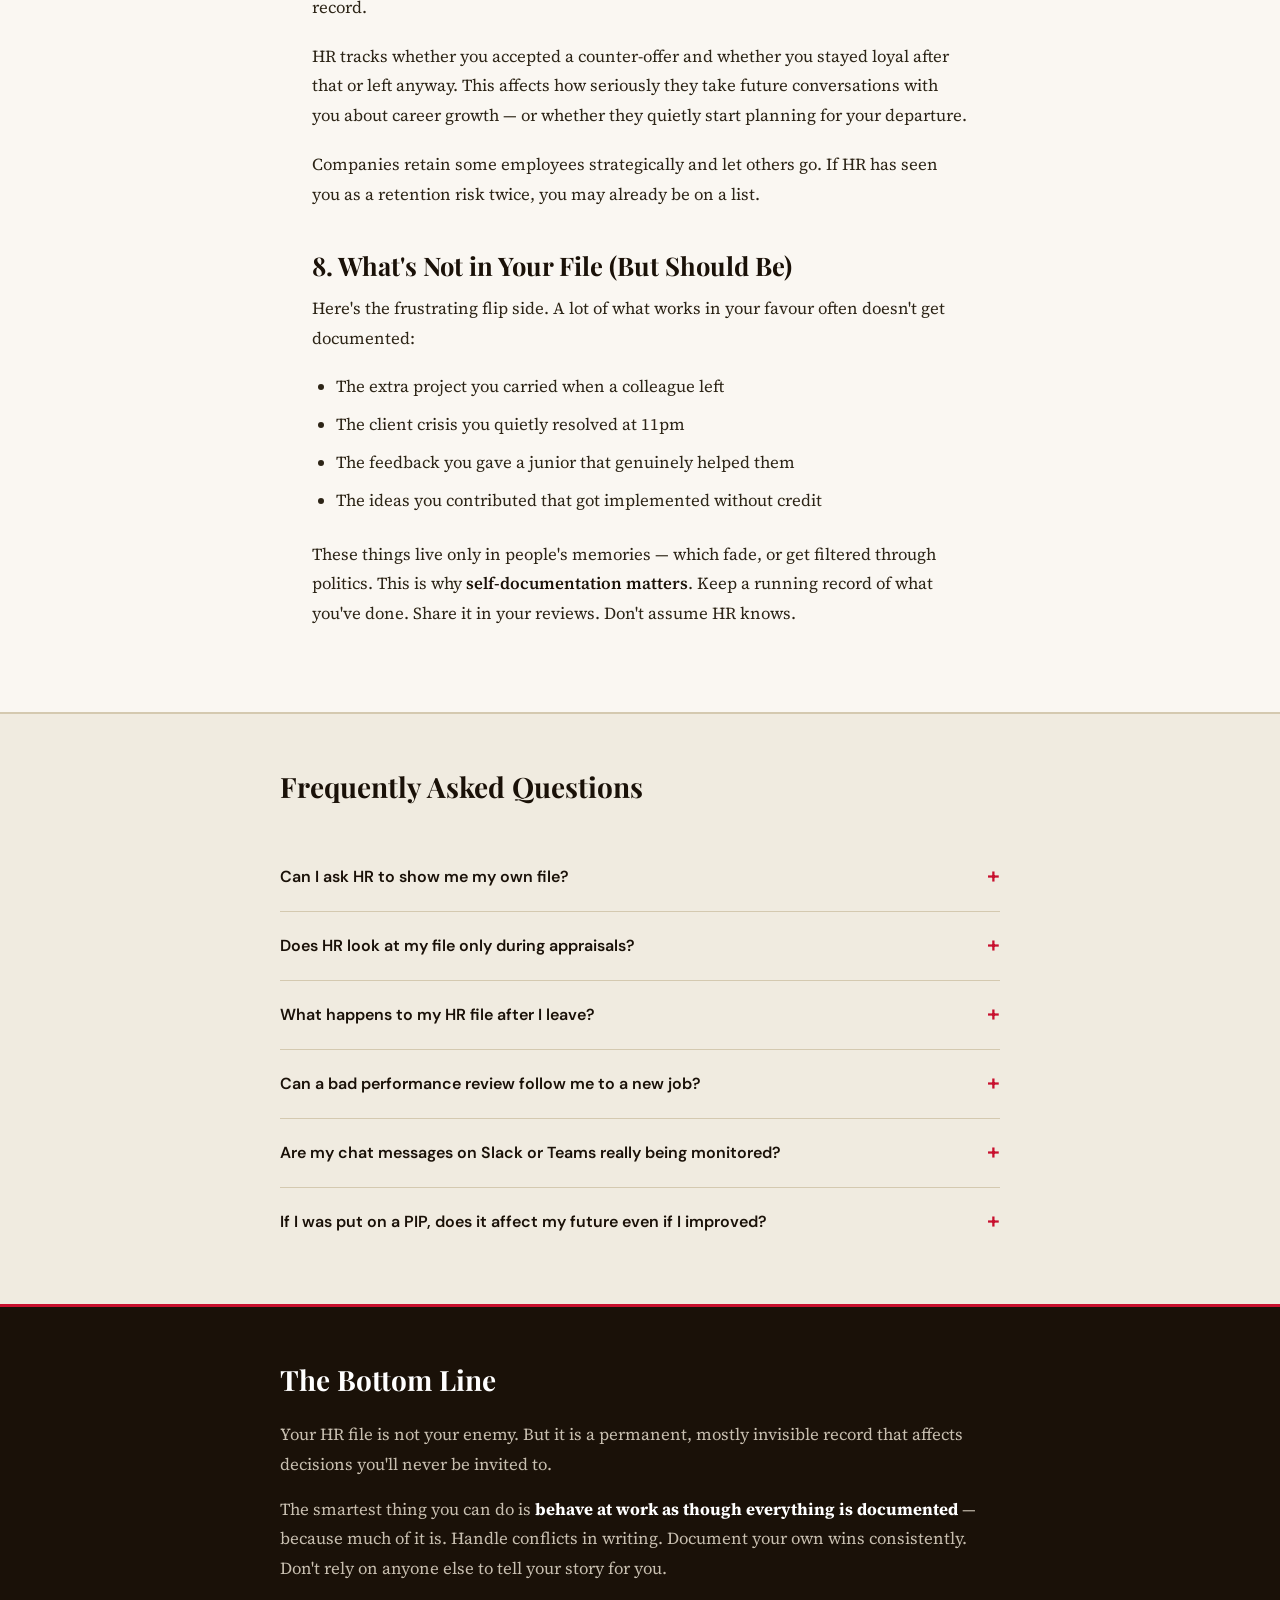
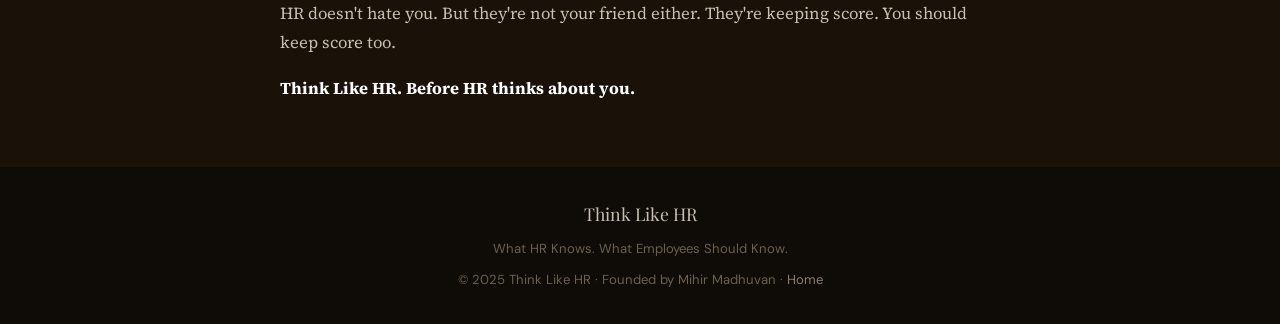
<file: articles/what-hr-can-see.html>
<!DOCTYPE html>
<html lang="en">
<head>
<meta charset="UTF-8">
<meta name="viewport" content="width=device-width, initial-scale=1.0">
<title>What HR Can See About You | Think Like HR</title>
<meta name="description" content="Your HR team knows more about you than you think. From your salary history to your leave patterns and performance flags — here's what's in your HR file right now.">
<meta name="author" content="Mihir Madhuvan">
<meta property="og:title" content="What HR Can See About You | Think Like HR">
<meta property="og:description" content="Your HR team knows more about you than you think. Here's what's in your HR file right now.">
<meta property="og:type" content="article">
<link rel="preconnect" href="https://fonts.googleapis.com">
<link rel="preconnect" href="https://fonts.gstatic.com" crossorigin>
<link href="https://fonts.googleapis.com/css2?family=Playfair+Display:ital,wght@0,400;0,700;0,900;1,400;1,700&family=Source+Serif+4:ital,opsz,wght@0,8..60,300;0,8..60,400;0,8..60,600;1,8..60,300;1,8..60,400&family=DM+Sans:wght@300;400;500;600&display=swap" rel="stylesheet">
<style>
  :root {
    --ink: #1a1108;
    --ink-light: #3d3022;
    --paper: #faf7f2;
    --paper-dark: #f0ebe0;
    --accent: #c8102e;
    --accent-gold: #b8860b;
    --accent-warm: #e8d5b0;
    --rule: #d4c9b0;
    --text-body: #2c2416;
    --text-muted: #7a6e5f;
    --col-width: 720px;
  }

  *, *::before, *::after { box-sizing: border-box; margin: 0; padding: 0; }

  html { scroll-behavior: smooth; }

  body {
    background: var(--paper);
    color: var(--text-body);
    font-family: 'Source Serif 4', Georgia, serif;
    font-size: 18px;
    line-height: 1.75;
    -webkit-font-smoothing: antialiased;
  }

  /* Reading Progress */
  .reading-progress {
    position: fixed;
    top: 0;
    left: 0;
    height: 3px;
    background: var(--accent);
    width: 0%;
    z-index: 9999;
    transition: width 0.1s linear;
  }

  /* Navbar */
  .navbar {
    position: sticky;
    top: 0;
    z-index: 100;
    background: var(--ink);
    border-bottom: 3px solid var(--accent);
    padding: 0 2rem;
    display: flex;
    align-items: center;
    justify-content: space-between;
    height: 58px;
  }

  .logo {
    font-family: 'Playfair Display', serif;
    font-size: 1.2rem;
    font-weight: 700;
    color: #fff;
    text-decoration: none;
    letter-spacing: 0.02em;
  }

  .logo span {
    color: var(--accent);
  }

  .nav-links {
    display: flex;
    gap: 1.5rem;
    list-style: none;
  }

  .nav-links a {
    color: #c8bfb0;
    text-decoration: none;
    font-family: 'DM Sans', sans-serif;
    font-size: 0.8rem;
    font-weight: 500;
    letter-spacing: 0.08em;
    text-transform: uppercase;
    transition: color 0.2s;
  }

  .nav-links a:hover { color: #fff; }

  /* Article Hero */
  .article-hero {
    background: var(--ink);
    color: #fff;
    padding: 4rem 2rem 3.5rem;
    position: relative;
    overflow: hidden;
  }

  .article-hero::before {
    content: '';
    position: absolute;
    top: 0; right: 0; bottom: 0;
    width: 40%;
    background: repeating-linear-gradient(
      -45deg,
      transparent,
      transparent 10px,
      rgba(200,16,46,0.04) 10px,
      rgba(200,16,46,0.04) 20px
    );
  }

  .hero-inner {
    max-width: var(--col-width);
    margin: 0 auto;
    position: relative;
  }

  .article-tag {
    display: inline-block;
    background: var(--accent);
    color: #fff;
    font-family: 'DM Sans', sans-serif;
    font-size: 0.7rem;
    font-weight: 600;
    letter-spacing: 0.12em;
    text-transform: uppercase;
    padding: 0.3rem 0.8rem;
    margin-bottom: 1.25rem;
  }

  .article-hero h1 {
    font-family: 'Playfair Display', serif;
    font-size: clamp(2rem, 5vw, 3rem);
    font-weight: 900;
    line-height: 1.15;
    color: #fff;
    margin-bottom: 1rem;
  }

  .article-subtitle {
    font-size: 1.1rem;
    color: #c8bfb0;
    font-style: italic;
    margin-bottom: 1.5rem;
    line-height: 1.6;
    max-width: 600px;
  }

  .article-meta {
    display: flex;
    align-items: center;
    gap: 1.5rem;
    flex-wrap: wrap;
    font-family: 'DM Sans', sans-serif;
    font-size: 0.8rem;
    color: #8a7e70;
    border-top: 1px solid rgba(255,255,255,0.1);
    padding-top: 1.25rem;
  }

  .article-meta .author { color: #c8bfb0; font-weight: 500; }
  .article-meta .sep { color: #4a3e30; }

  /* Article Body */
  .article-container {
    max-width: var(--col-width);
    margin: 0 auto;
    padding: 3rem 2rem 4rem;
  }

  .article-container h2 {
    font-family: 'Playfair Display', serif;
    font-size: 1.6rem;
    font-weight: 700;
    color: var(--ink);
    margin: 2.5rem 0 0.75rem;
    line-height: 1.3;
  }

  .article-container h3 {
    font-family: 'DM Sans', sans-serif;
    font-size: 1rem;
    font-weight: 600;
    color: var(--accent);
    letter-spacing: 0.08em;
    text-transform: uppercase;
    margin: 2rem 0 0.5rem;
  }

  .article-container p {
    margin-bottom: 1.25rem;
    color: var(--text-body);
    font-size: 1.05rem;
  }

  .article-container ul, .article-container ol {
    margin: 1rem 0 1.5rem 1.5rem;
  }

  .article-container li {
    margin-bottom: 0.6rem;
    font-size: 1.05rem;
    line-height: 1.7;
  }

  .article-container strong {
    font-weight: 600;
    color: var(--ink);
  }

  /* Pull Quote */
  .pull-quote {
    border-left: 4px solid var(--accent);
    padding: 1rem 1.5rem;
    margin: 2rem 0;
    background: var(--paper-dark);
  }

  .pull-quote p {
    font-family: 'Playfair Display', serif;
    font-size: 1.25rem;
    font-style: italic;
    color: var(--ink);
    margin: 0;
    line-height: 1.5;
  }

  /* Key Takeaways Box */
  .takeaways-box {
    background: var(--ink);
    color: #fff;
    padding: 1.75rem 2rem;
    margin: 2rem 0;
    border-left: 5px solid var(--accent);
  }

  .takeaways-box h3 {
    font-family: 'Playfair Display', serif;
    font-size: 1rem;
    font-weight: 700;
    color: var(--accent);
    letter-spacing: 0.1em;
    text-transform: uppercase;
    margin-bottom: 1rem;
  }

  .takeaways-box ul {
    margin: 0 0 0 1.25rem;
  }

  .takeaways-box li {
    color: #d4c9b0;
    margin-bottom: 0.5rem;
    font-size: 0.95rem;
  }

  /* Scenario Box */
  .scenario-box {
    border: 1px solid var(--rule);
    border-top: 3px solid var(--accent-gold);
    padding: 1.5rem;
    margin: 2rem 0;
    background: #fdf9f3;
  }

  .scenario-box .scenario-label {
    font-family: 'DM Sans', sans-serif;
    font-size: 0.7rem;
    font-weight: 600;
    letter-spacing: 0.12em;
    text-transform: uppercase;
    color: var(--accent-gold);
    margin-bottom: 0.75rem;
  }

  .scenario-box p {
    font-size: 0.98rem;
    margin-bottom: 0.5rem;
  }

  /* HR Rule */
  .hr-divider {
    border: none;
    border-top: 1px solid var(--rule);
    margin: 2.5rem 0;
  }

  .section-number {
    display: inline-block;
    font-family: 'Playfair Display', serif;
    font-size: 3rem;
    font-weight: 900;
    color: var(--paper-dark);
    line-height: 1;
    margin-right: 0.25rem;
    vertical-align: middle;
  }

  /* FAQ Section */
  .faq-section {
    background: var(--paper-dark);
    border-top: 2px solid var(--rule);
    padding: 3rem 2rem;
  }

  .faq-inner {
    max-width: var(--col-width);
    margin: 0 auto;
  }

  .faq-section h2 {
    font-family: 'Playfair Display', serif;
    font-size: 1.75rem;
    font-weight: 700;
    margin-bottom: 2rem;
    color: var(--ink);
  }

  .faq-item {
    border-bottom: 1px solid var(--rule);
    padding: 1.25rem 0;
  }

  .faq-item:last-child { border-bottom: none; }

  .faq-q {
    font-family: 'DM Sans', sans-serif;
    font-size: 1rem;
    font-weight: 600;
    color: var(--ink);
    cursor: pointer;
    display: flex;
    justify-content: space-between;
    align-items: flex-start;
    gap: 1rem;
  }

  .faq-q::after {
    content: '+';
    font-size: 1.4rem;
    color: var(--accent);
    flex-shrink: 0;
    line-height: 1.2;
  }

  .faq-item.open .faq-q::after { content: '−'; }

  .faq-a {
    display: none;
    padding-top: 0.75rem;
    color: var(--text-body);
    font-size: 0.98rem;
    line-height: 1.7;
  }

  .faq-item.open .faq-a { display: block; }

  /* Conclusion */
  .conclusion {
    background: var(--ink);
    color: #fff;
    padding: 3rem 2rem;
    border-top: 3px solid var(--accent);
  }

  .conclusion-inner {
    max-width: var(--col-width);
    margin: 0 auto;
  }

  .conclusion h2 {
    font-family: 'Playfair Display', serif;
    font-size: 1.75rem;
    font-weight: 700;
    color: #fff;
    margin-bottom: 1rem;
  }

  .conclusion p {
    color: #c8bfb0;
    font-size: 1.05rem;
    margin-bottom: 1rem;
    line-height: 1.75;
  }

  .conclusion strong { color: #fff; }

  /* Footer */
  footer {
    background: #0f0c07;
    color: #6b5f50;
    padding: 2rem;
    text-align: center;
    font-family: 'DM Sans', sans-serif;
    font-size: 0.82rem;
  }

  footer .footer-logo {
    font-family: 'Playfair Display', serif;
    font-size: 1.1rem;
    color: #c8bfb0;
    margin-bottom: 0.5rem;
  }

  footer a { color: #8a7e70; text-decoration: none; }
  footer a:hover { color: var(--accent); }

  @media (max-width: 640px) {
    .nav-links { display: none; }
    .article-container { padding: 2rem 1.25rem; }
    .article-hero { padding: 2.5rem 1.25rem; }
    .faq-section { padding: 2rem 1.25rem; }
    .conclusion { padding: 2rem 1.25rem; }
  }
</style>
</head>
<body>

<div class="reading-progress" id="readingProgress"></div>

<nav class="navbar">
  <a href="../index.html" class="logo">Think Like <span>HR</span></a>
  <ul class="nav-links">
    <li><a href="../index.html">Home</a></li>
    <li><a href="#">Salary</a></li>
    <li><a href="#">HR Secrets</a></li>
    <li><a href="#">Career</a></li>
  </ul>
</nav>

<header class="article-hero">
  <div class="hero-inner">
    <span class="article-tag">HR Secrets</span>
    <h1>What HR Can See About You</h1>
    <p class="article-subtitle">You think you know your own work record. HR knows it better. Here's exactly what's in your file — and what it says about you.</p>
    <div class="article-meta">
      <span class="author">Mihir Madhuvan</span>
      <span class="sep">|</span>
      <span>Think Like HR</span>
      <span class="sep">|</span>
      <span>10 min read</span>
      <span class="sep">|</span>
      <span>HR Secrets</span>
    </div>
  </div>
</header>

<main class="article-container">

  <p>Every employee has a story they think they control. The promotions they've earned, the teams they've led, the problems they've solved. You narrate your own career in your head.</p>

  <p>HR has a different version of that story. And theirs is in writing.</p>

  <p>Your HR file isn't just a folder with your offer letter. It's a running record of almost everything that has happened during your time at the company. Attendance. Complaints. Performance scores. Salary history. Manager feedback. And sometimes, things you don't even know were documented.</p>

  <p>Nobody tells you this on day one. So let's fix that.</p>

  <div class="takeaways-box">
    <h3>Key Takeaways</h3>
    <ul>
      <li>HR maintains detailed records on every employee — more than most people realise</li>
      <li>Leave patterns, performance flags, and salary data are all tracked and interpreted</li>
      <li>Your digital footprint inside the company — emails, complaints, chat logs — may be on record</li>
      <li>What HR sees directly affects your promotions, increments, and exit conversations</li>
      <li>Most employees discover this only when it's too late to do anything about it</li>
    </ul>
  </div>

  <hr class="hr-divider">

  <h2>1. Your Complete Attendance and Leave Record</h2>

  <p>Not just how many leaves you took. HR sees a pattern.</p>

  <p>If you've taken 12 leaves this year, HR can tell:</p>

  <ul>
    <li>How many were sick leaves vs casual leaves</li>
    <li>Whether they fell before or after weekends (a classic red flag)</li>
    <li>Whether they spiked during appraisal season or project crunch time</li>
    <li>Whether you've used up your earned leaves or been lapsing them</li>
    <li>Late logins, early logouts, and half-day patterns</li>
  </ul>

  <p>One or two coincidences? Fine. A consistent pattern? That becomes a data point in your next appraisal discussion.</p>

  <div class="scenario-box">
    <div class="scenario-label">Real Workplace Scenario</div>
    <p>Riya, a 3rd-year analyst, never realised that her 11 Monday sick leaves over 2 years had been noted. During her annual review, her manager mentioned "inconsistent availability." Riya thought it was about her project delivery. It wasn't.</p>
  </div>

  <h2>2. Your Salary History — Every Single Number</h2>

  <p>HR knows exactly what you were offered on day one, every increment you've received, every counter-offer discussion you triggered, and whether you negotiated or just accepted.</p>

  <p>This matters more than people think.</p>

  <p>If you were underpaid for 3 years and suddenly got a 40% raise because you got an outside offer, HR has that on file. If you negotiated hard during hiring but never pushed back during appraisals, that pattern is visible too.</p>

  <p>When you go for an internal transfer or a promotion, HR pulls this history. It influences what they offer you next.</p>

  <div class="pull-quote">
    <p>"The employees who know their worth tend to be paid more. Not because the system rewards them — but because they make the system show its hand."</p>
  </div>

  <h2>3. Every Complaint Filed Against You (and by You)</h2>

  <p>Formal. Informal. HR has a record of both.</p>

  <p>If a colleague raised a concern about your behaviour in a project — even if it was resolved casually — there's likely a note. If you escalated a problem with your manager, that's documented. If someone from another team flagged a conflict involving you, HR knows.</p>

  <p>This doesn't mean you're being watched constantly. But it does mean that if something bigger happens later, HR has a trail to look back at.</p>

  <p>What's equally important: if you filed complaints that were valid but never followed up, HR can see that too. It shows a pattern of either raising issues or letting them go.</p>

  <h2>4. Your Performance Review History</h2>

  <p>Every score. Every comment. Every year.</p>

  <p>The annual performance review you filled out and forgot about? It's sitting in your file, along with your manager's ratings and feedback. HR can compare your self-assessment against your manager's rating and see if there's a gap — and what that gap looks like year over year.</p>

  <ul>
    <li>Did your ratings go from "exceeds expectations" to "meets expectations" quietly?</li>
    <li>Did different managers give you drastically different scores?</li>
    <li>Were there any PIPs (Performance Improvement Plans) issued?</li>
    <li>Were there any informal "coaching conversations" documented by your manager?</li>
  </ul>

  <p>All of this feeds into how HR thinks about your trajectory at the company.</p>

  <h2>5. Your Manager's Private Notes</h2>

  <p>Here's the one nobody talks about.</p>

  <p>Many managers — especially in large companies — maintain internal documentation about their team members. This might be through an HR tool, a shared HR system, or even just notes filed during quarterly check-ins.</p>

  <p>These notes might say things like:</p>

  <ul>
    <li>"Strong technically but struggles with client communication"</li>
    <li>"Has been disengaged since the restructuring"</li>
    <li>"Frequently needs follow-up to meet deadlines"</li>
    <li>"Expressed interest in moving to another team"</li>
  </ul>

  <p>You never see these notes. But they shape every conversation HR has about you when you're not in the room.</p>

  <div class="scenario-box">
    <div class="scenario-label">Real Workplace Scenario</div>
    <p>Akash had strong technical skills and thought he was on track for a lead role. Unknown to him, his manager had been documenting "ownership gaps" for six months — specific incidents where Akash had deflected accountability. When the promotion decision came, HR already had a narrative that didn't match Akash's own view of himself.</p>
  </div>

  <h2>6. Your Digital Footprint Inside the Company</h2>

  <p>Company email, company chat tools, company systems — none of it is private.</p>

  <p>HR typically has access to logs of:</p>

  <ul>
    <li>Corporate email communications (at least metadata, sometimes content)</li>
    <li>Slack or Teams messages in company workspaces</li>
    <li>System access logs — what files you opened, what you downloaded</li>
    <li>VPN usage and remote login activity</li>
    <li>Project management tools — what you completed, what you dropped</li>
  </ul>

  <p>This doesn't mean HR is reading every email you send. But if there's ever an investigation — a complaint, a data breach, a behavioural issue — HR can pull those logs and they will.</p>

  <p>Whatever you wouldn't say in an all-hands meeting, don't say on company tools.</p>

  <h2>7. Your Resignation and Retention History</h2>

  <p>If you've ever threatened to resign or actually resigned and been retained, it's on record.</p>

  <p>HR tracks whether you accepted a counter-offer and whether you stayed loyal after that or left anyway. This affects how seriously they take future conversations with you about career growth — or whether they quietly start planning for your departure.</p>

  <p>Companies retain some employees strategically and let others go. If HR has seen you as a retention risk twice, you may already be on a list.</p>

  <h2>8. What's Not in Your File (But Should Be)</h2>

  <p>Here's the frustrating flip side. A lot of what works in your favour often doesn't get documented:</p>

  <ul>
    <li>The extra project you carried when a colleague left</li>
    <li>The client crisis you quietly resolved at 11pm</li>
    <li>The feedback you gave a junior that genuinely helped them</li>
    <li>The ideas you contributed that got implemented without credit</li>
  </ul>

  <p>These things live only in people's memories — which fade, or get filtered through politics. This is why <strong>self-documentation matters</strong>. Keep a running record of what you've done. Share it in your reviews. Don't assume HR knows.</p>

</main>

<section class="faq-section">
  <div class="faq-inner">
    <h2>Frequently Asked Questions</h2>

    <div class="faq-item">
      <div class="faq-q">Can I ask HR to show me my own file?</div>
      <div class="faq-a">In India, employees don't have a formal statutory right to demand their HR file like employees in some countries do. However, you can request a copy of your appraisal documents, offer letters, and increment letters. Anything beyond that depends on company policy. Some progressive companies allow access; most don't make it easy.</div>
    </div>

    <div class="faq-item">
      <div class="faq-q">Does HR look at my file only during appraisals?</div>
      <div class="faq-a">No. HR reviews files during promotions, internal transfers, background checks for new projects, disciplinary proceedings, and exit interviews. If your name comes up in any conversation — positive or negative — HR will pull your file.</div>
    </div>

    <div class="faq-item">
      <div class="faq-q">What happens to my HR file after I leave?</div>
      <div class="faq-a">Most companies retain employee records for 3–7 years after exit, sometimes longer. This includes performance records, conduct notes, and exit interview data. This is why your behaviour in the last weeks of employment matters as much as your first weeks.</div>
    </div>

    <div class="faq-item">
      <div class="faq-q">Can a bad performance review follow me to a new job?</div>
      <div class="faq-a">Officially, companies can only confirm employment dates and job title during background checks. But informal references — phone calls from manager to manager — carry far more detail. If your exit wasn't clean, that conversation can affect you years later.</div>
    </div>

    <div class="faq-item">
      <div class="faq-q">Are my chat messages on Slack or Teams really being monitored?</div>
      <div class="faq-a">Not typically in real time. But companies legally own their communication platforms and IT can access logs. In any investigation, disciplinary case, or legal dispute, those messages can and will be retrieved. Operate accordingly.</div>
    </div>

    <div class="faq-item">
      <div class="faq-q">If I was put on a PIP, does it affect my future even if I improved?</div>
      <div class="faq-a">Yes, in most systems the PIP stays on record even after successful completion. What you can control is the outcome — completing the PIP well, documenting your improvement, and having that documented. A resolved PIP is better than an unresolved one, but the record exists either way.</div>
    </div>
  </div>
</section>

<section class="conclusion">
  <div class="conclusion-inner">
    <h2>The Bottom Line</h2>
    <p>Your HR file is not your enemy. But it is a permanent, mostly invisible record that affects decisions you'll never be invited to.</p>
    <p>The smartest thing you can do is <strong>behave at work as though everything is documented</strong> — because much of it is. Handle conflicts in writing. Document your own wins consistently. Don't rely on anyone else to tell your story for you.</p>
    <p>HR doesn't hate you. But they're not your friend either. They're keeping score. You should keep score too.</p>
    <p><strong>Think Like HR. Before HR thinks about you.</strong></p>
  </div>
</section>

<footer>
  <div class="footer-logo">Think Like HR</div>
  <p>What HR Knows. What Employees Should Know.</p>
  <p style="margin-top:0.5rem;">© 2025 Think Like HR · Founded by Mihir Madhuvan · <a href="../index.html">Home</a></p>
</footer>

<script>
  // Reading Progress
  const bar = document.getElementById('readingProgress');
  window.addEventListener('scroll', () => {
    const doc = document.documentElement;
    const scrollTop = doc.scrollTop || document.body.scrollTop;
    const scrollHeight = doc.scrollHeight - doc.clientHeight;
    bar.style.width = scrollHeight > 0 ? (scrollTop / scrollHeight * 100) + '%' : '0%';
  });

  // FAQ Toggle
  document.querySelectorAll('.faq-q').forEach(q => {
    q.addEventListener('click', () => {
      const item = q.parentElement;
      item.classList.toggle('open');
    });
  });
</script>
</body>
</html>
</file>
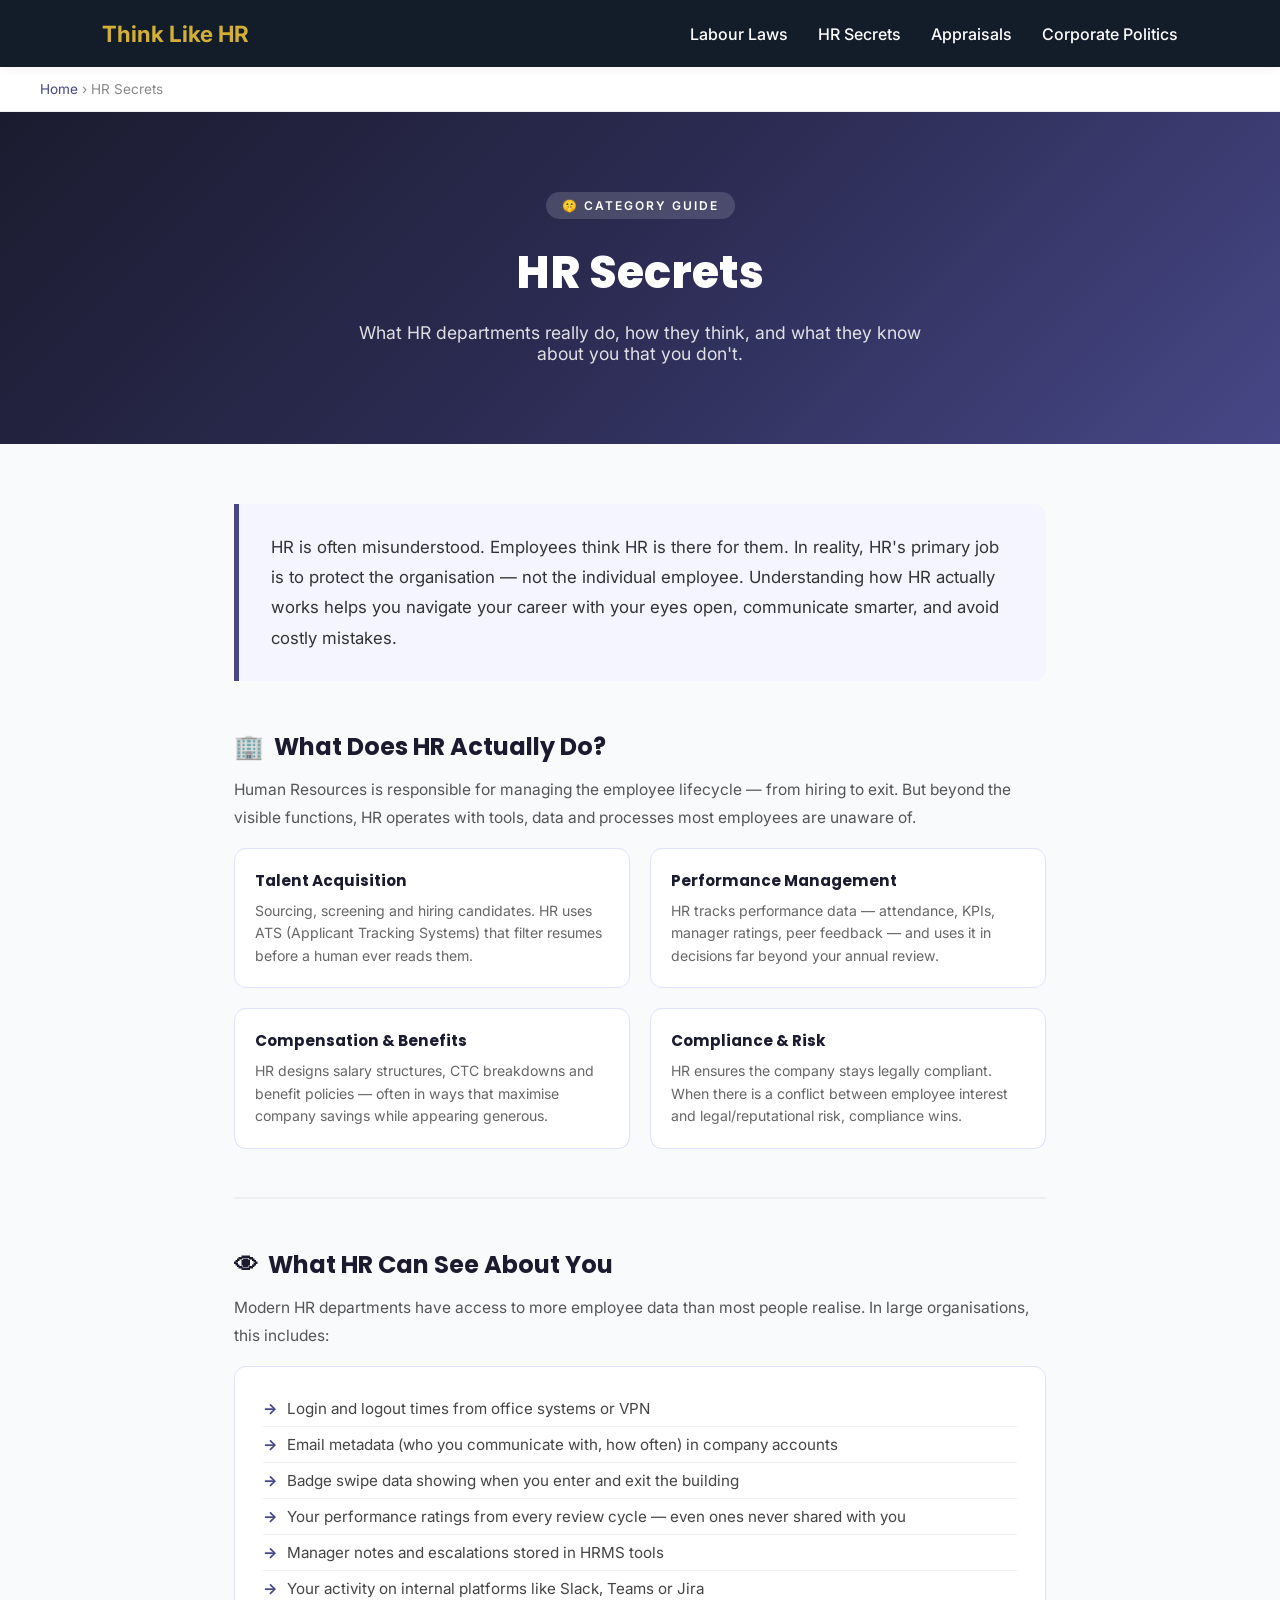
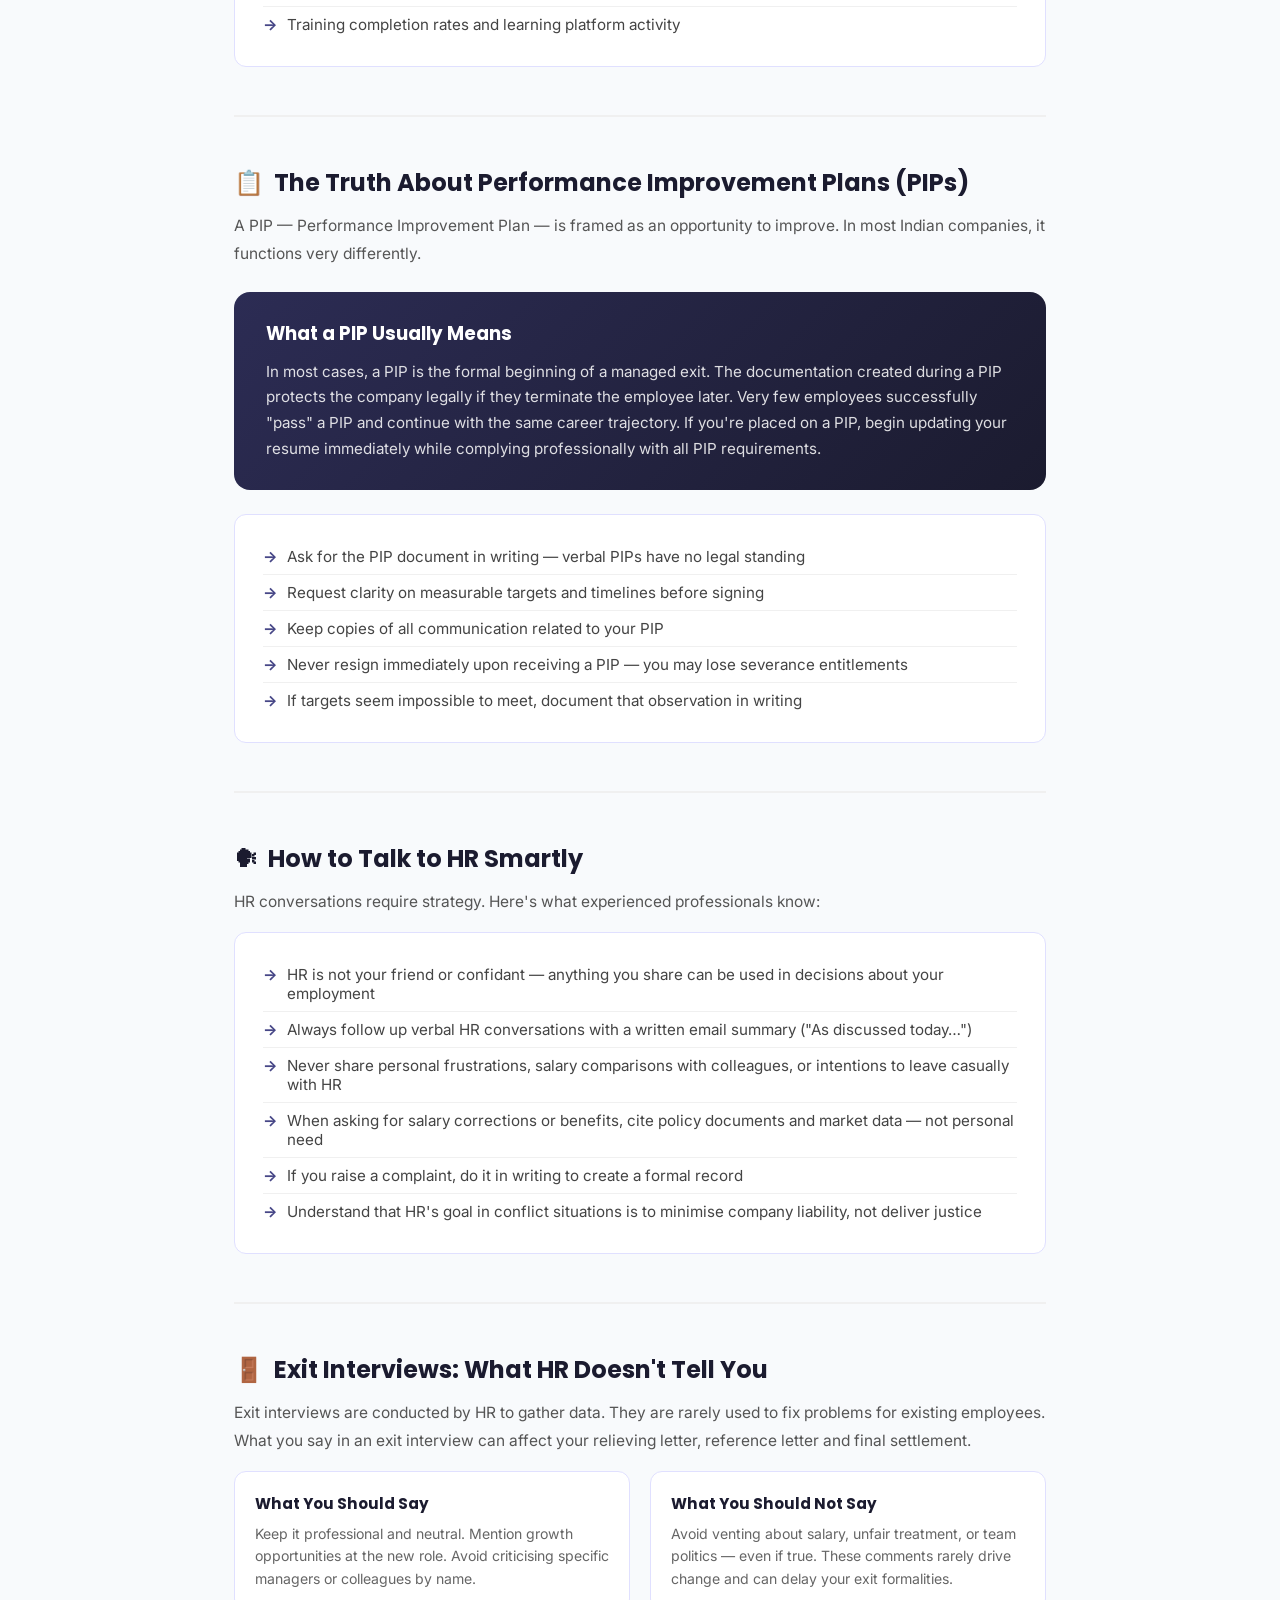
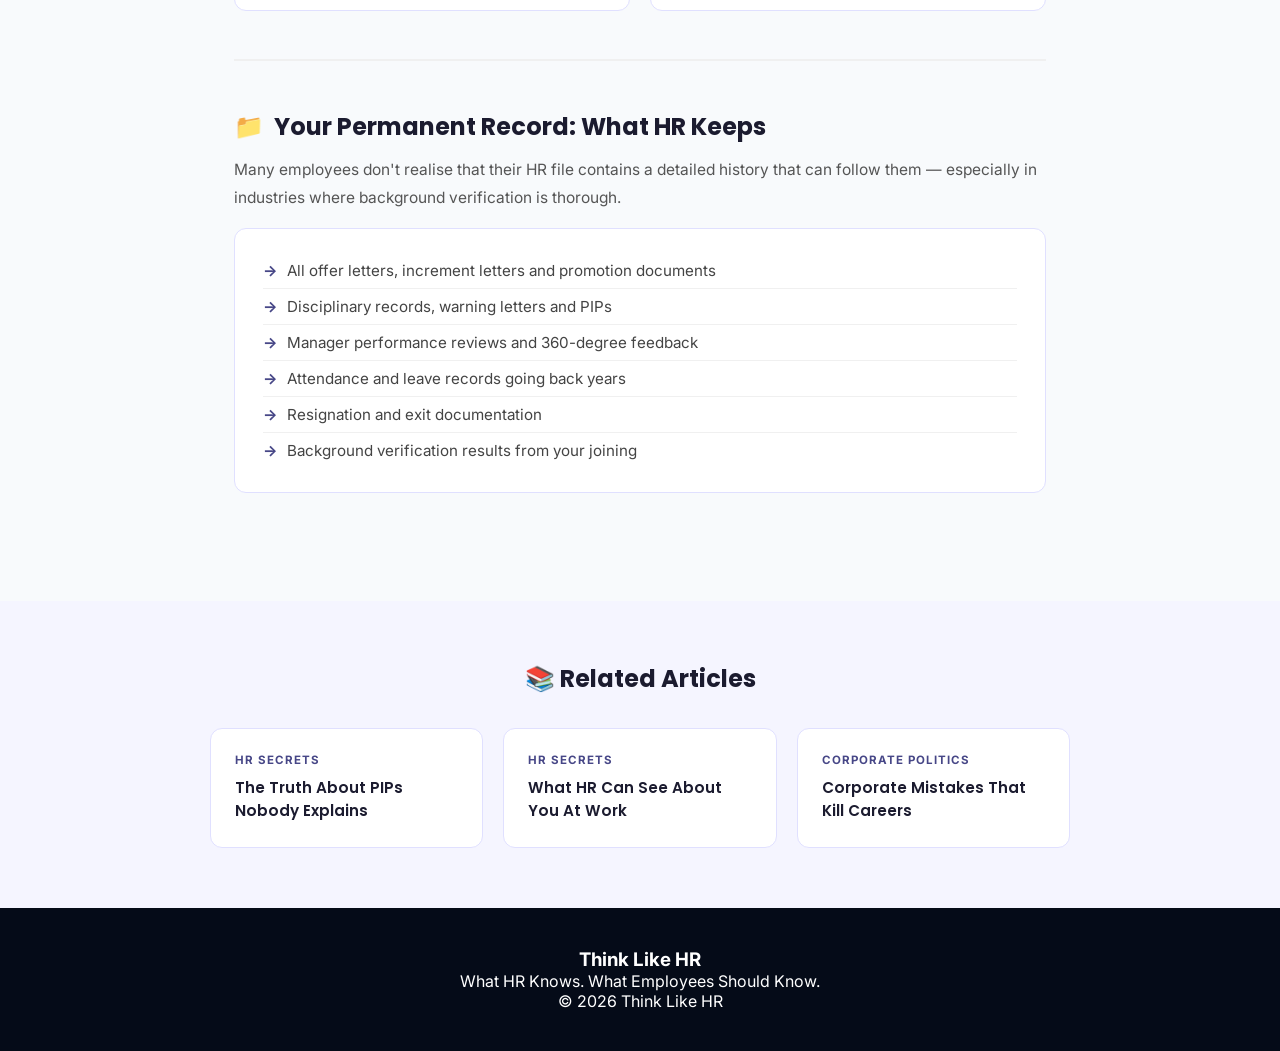
<file: categories/hr-secrets.html>
<!DOCTYPE html>
<html lang="en">
<head>
    <meta charset="UTF-8">
    <meta name="viewport" content="width=device-width, initial-scale=1.0">
    <title>HR Secrets | What HR Knows About You | Think Like HR</title>
    <meta name="description" content="Discover what HR departments in Indian companies actually do, how they evaluate employees, what PIPs really mean and how to navigate HR conversations smartly.">
    <link rel="stylesheet" href="../assets/css/style.css">
    <link href="https://fonts.googleapis.com/css2?family=Inter:wght@300;400;500;600&family=Poppins:wght@500;600;700;800&display=swap" rel="stylesheet">
    <style>
        .category-hero {
            background: linear-gradient(135deg, #1b1b2f 0%, #2c2c54 50%, #474787 100%);
            color: white;
            padding: 80px 40px;
            text-align: center;
        }
        .category-hero .badge {
            display: inline-block;
            background: rgba(255,255,255,0.15);
            color: #fff;
            padding: 6px 16px;
            border-radius: 20px;
            font-size: 0.75rem;
            font-weight: 600;
            letter-spacing: 2px;
            text-transform: uppercase;
            margin-bottom: 20px;
        }
        .category-hero h1 { font-family: 'Poppins', sans-serif; font-size: 2.8rem; font-weight: 800; margin-bottom: 16px; }
        .category-hero p { font-size: 1.1rem; opacity: 0.85; max-width: 600px; margin: 0 auto; }
        .pillar-content { max-width: 860px; margin: 0 auto; padding: 60px 24px; }
        .pillar-intro { background: #f5f5ff; border-left: 5px solid #474787; padding: 28px 32px; border-radius: 0 12px 12px 0; margin-bottom: 48px; }
        .pillar-intro p { font-size: 1.05rem; line-height: 1.8; color: #333; margin: 0; }
        .pillar-section { margin-bottom: 48px; }
        .pillar-section h2 { font-family: 'Poppins', sans-serif; font-size: 1.5rem; font-weight: 700; color: #1b1b2f; margin-bottom: 12px; display: flex; align-items: center; gap: 10px; }
        .pillar-section p { color: #555; line-height: 1.8; font-size: 0.97rem; margin-bottom: 12px; }
        .info-box { background: #fff; border: 1px solid #e0e0ff; border-radius: 12px; padding: 24px 28px; margin-top: 16px; }
        .info-box ul { list-style: none; padding: 0; margin: 0; }
        .info-box ul li { padding: 8px 0; border-bottom: 1px solid #f0f0f0; color: #444; font-size: 0.95rem; display: flex; align-items: flex-start; gap: 10px; }
        .info-box ul li:last-child { border-bottom: none; }
        .info-box ul li::before { content: "→"; color: #474787; font-weight: 700; flex-shrink: 0; }
        .highlight-card { background: linear-gradient(135deg, #2c2c54, #1b1b2f); color: white; border-radius: 16px; padding: 28px 32px; margin: 24px 0; }
        .highlight-card h3 { font-family: 'Poppins', sans-serif; font-size: 1.15rem; font-weight: 700; margin-bottom: 12px; }
        .highlight-card p { color: rgba(255,255,255,0.85); line-height: 1.7; font-size: 0.95rem; margin: 0; }
        .two-col { display: grid; grid-template-columns: 1fr 1fr; gap: 20px; margin-top: 16px; }
        .mini-card { background: #fff; border: 1px solid #e0e0ff; border-radius: 12px; padding: 20px; }
        .mini-card h4 { font-family: 'Poppins', sans-serif; font-size: 0.95rem; font-weight: 700; color: #1b1b2f; margin-bottom: 8px; }
        .mini-card p { font-size: 0.88rem; color: #666; line-height: 1.6; margin: 0; }
        .divider { border: none; border-top: 2px solid #f0f0f0; margin: 48px 0; }
        .related-section { background: #f5f5ff; padding: 60px 24px; }
        .related-section .section-title { text-align: center; font-family: 'Poppins', sans-serif; font-size: 1.5rem; font-weight: 700; color: #1b1b2f; margin-bottom: 32px; }
        .related-grid { display: grid; grid-template-columns: repeat(auto-fit, minmax(240px, 1fr)); gap: 20px; max-width: 860px; margin: 0 auto; }
        .related-card { background: white; border-radius: 12px; padding: 24px; border: 1px solid #e0e0ff; text-decoration: none; display: block; transition: box-shadow 0.2s; }
        .related-card:hover { box-shadow: 0 4px 20px rgba(71,71,135,0.12); }
        .related-card .cat-tag { font-size: 0.72rem; font-weight: 700; text-transform: uppercase; letter-spacing: 1px; color: #474787; margin-bottom: 10px; display: block; }
        .related-card h3 { font-family: 'Poppins', sans-serif; font-size: 0.95rem; font-weight: 600; color: #1b1b2f; line-height: 1.5; margin: 0; }
        .breadcrumb { background: #fff; padding: 14px 40px; border-bottom: 1px solid #eee; font-size: 0.85rem; color: #888; }
        .breadcrumb a { color: #474787; text-decoration: none; }
        .breadcrumb a:hover { text-decoration: underline; }
        @media (max-width: 640px) { .category-hero h1 { font-size: 1.9rem; } .two-col { grid-template-columns: 1fr; } .pillar-content { padding: 40px 16px; } }
    </style>
</head>
<body>

    <nav class="navbar">
        <div class="logo">Think Like HR</div>
        <ul class="nav-links">
            <li><a href="../categories/labour-laws.html">Labour Laws</a></li>
            <li><a href="../categories/hr-secrets.html">HR Secrets</a></li>
            <li><a href="../categories/appraisals-promotions.html">Appraisals</a></li>
            <li><a href="../categories/corporate-politics.html">Corporate Politics</a></li>
        </ul>
    </nav>

    <div class="breadcrumb">
        <a href="../index.html">Home</a> › HR Secrets
    </div>

    <section class="category-hero">
        <span class="badge">🤫 Category Guide</span>
        <h1>HR Secrets</h1>
        <p>What HR departments really do, how they think, and what they know about you that you don't.</p>
    </section>

    <div class="pillar-content">

        <div class="pillar-intro">
            <p>HR is often misunderstood. Employees think HR is there for them. In reality, HR's primary job is to protect the organisation — not the individual employee. Understanding how HR actually works helps you navigate your career with your eyes open, communicate smarter, and avoid costly mistakes.</p>
        </div>

        <div class="pillar-section">
            <h2><span class="icon">🏢</span> What Does HR Actually Do?</h2>
            <p>Human Resources is responsible for managing the employee lifecycle — from hiring to exit. But beyond the visible functions, HR operates with tools, data and processes most employees are unaware of.</p>
            <div class="two-col">
                <div class="mini-card">
                    <h4>Talent Acquisition</h4>
                    <p>Sourcing, screening and hiring candidates. HR uses ATS (Applicant Tracking Systems) that filter resumes before a human ever reads them.</p>
                </div>
                <div class="mini-card">
                    <h4>Performance Management</h4>
                    <p>HR tracks performance data — attendance, KPIs, manager ratings, peer feedback — and uses it in decisions far beyond your annual review.</p>
                </div>
                <div class="mini-card">
                    <h4>Compensation & Benefits</h4>
                    <p>HR designs salary structures, CTC breakdowns and benefit policies — often in ways that maximise company savings while appearing generous.</p>
                </div>
                <div class="mini-card">
                    <h4>Compliance & Risk</h4>
                    <p>HR ensures the company stays legally compliant. When there is a conflict between employee interest and legal/reputational risk, compliance wins.</p>
                </div>
            </div>
        </div>

        <hr class="divider">

        <div class="pillar-section">
            <h2><span class="icon">👁</span> What HR Can See About You</h2>
            <p>Modern HR departments have access to more employee data than most people realise. In large organisations, this includes:</p>
            <div class="info-box">
                <ul>
                    <li>Login and logout times from office systems or VPN</li>
                    <li>Email metadata (who you communicate with, how often) in company accounts</li>
                    <li>Badge swipe data showing when you enter and exit the building</li>
                    <li>Your performance ratings from every review cycle — even ones never shared with you</li>
                    <li>Manager notes and escalations stored in HRMS tools</li>
                    <li>Your activity on internal platforms like Slack, Teams or Jira</li>
                    <li>Training completion rates and learning platform activity</li>
                </ul>
            </div>
        </div>

        <hr class="divider">

        <div class="pillar-section">
            <h2><span class="icon">📋</span> The Truth About Performance Improvement Plans (PIPs)</h2>
            <p>A PIP — Performance Improvement Plan — is framed as an opportunity to improve. In most Indian companies, it functions very differently.</p>
            <div class="highlight-card">
                <h3>What a PIP Usually Means</h3>
                <p>In most cases, a PIP is the formal beginning of a managed exit. The documentation created during a PIP protects the company legally if they terminate the employee later. Very few employees successfully "pass" a PIP and continue with the same career trajectory. If you're placed on a PIP, begin updating your resume immediately while complying professionally with all PIP requirements.</p>
            </div>
            <div class="info-box" style="margin-top:20px;">
                <ul>
                    <li>Ask for the PIP document in writing — verbal PIPs have no legal standing</li>
                    <li>Request clarity on measurable targets and timelines before signing</li>
                    <li>Keep copies of all communication related to your PIP</li>
                    <li>Never resign immediately upon receiving a PIP — you may lose severance entitlements</li>
                    <li>If targets seem impossible to meet, document that observation in writing</li>
                </ul>
            </div>
        </div>

        <hr class="divider">

        <div class="pillar-section">
            <h2><span class="icon">🗣</span> How to Talk to HR Smartly</h2>
            <p>HR conversations require strategy. Here's what experienced professionals know:</p>
            <div class="info-box">
                <ul>
                    <li>HR is not your friend or confidant — anything you share can be used in decisions about your employment</li>
                    <li>Always follow up verbal HR conversations with a written email summary ("As discussed today…")</li>
                    <li>Never share personal frustrations, salary comparisons with colleagues, or intentions to leave casually with HR</li>
                    <li>When asking for salary corrections or benefits, cite policy documents and market data — not personal need</li>
                    <li>If you raise a complaint, do it in writing to create a formal record</li>
                    <li>Understand that HR's goal in conflict situations is to minimise company liability, not deliver justice</li>
                </ul>
            </div>
        </div>

        <hr class="divider">

        <div class="pillar-section">
            <h2><span class="icon">🚪</span> Exit Interviews: What HR Doesn't Tell You</h2>
            <p>Exit interviews are conducted by HR to gather data. They are rarely used to fix problems for existing employees. What you say in an exit interview can affect your relieving letter, reference letter and final settlement.</p>
            <div class="two-col">
                <div class="mini-card">
                    <h4>What You Should Say</h4>
                    <p>Keep it professional and neutral. Mention growth opportunities at the new role. Avoid criticising specific managers or colleagues by name.</p>
                </div>
                <div class="mini-card">
                    <h4>What You Should Not Say</h4>
                    <p>Avoid venting about salary, unfair treatment, or team politics — even if true. These comments rarely drive change and can delay your exit formalities.</p>
                </div>
            </div>
        </div>

        <hr class="divider">

        <div class="pillar-section">
            <h2><span class="icon">📁</span> Your Permanent Record: What HR Keeps</h2>
            <p>Many employees don't realise that their HR file contains a detailed history that can follow them — especially in industries where background verification is thorough.</p>
            <div class="info-box">
                <ul>
                    <li>All offer letters, increment letters and promotion documents</li>
                    <li>Disciplinary records, warning letters and PIPs</li>
                    <li>Manager performance reviews and 360-degree feedback</li>
                    <li>Attendance and leave records going back years</li>
                    <li>Resignation and exit documentation</li>
                    <li>Background verification results from your joining</li>
                </ul>
            </div>
        </div>

    </div>

    <section class="related-section">
        <div class="section-title">📚 Related Articles</div>
        <div class="related-grid">
            <a class="related-card" href="../articles/pip-truth.html">
                <span class="cat-tag">HR Secrets</span>
                <h3>The Truth About PIPs Nobody Explains</h3>
            </a>
            <a class="related-card" href="../articles/what-hr-can-see.html">
                <span class="cat-tag">HR Secrets</span>
                <h3>What HR Can See About You At Work</h3>
            </a>
            <a class="related-card" href="../articles/corporate-mistakes.html">
                <span class="cat-tag">Corporate Politics</span>
                <h3>Corporate Mistakes That Kill Careers</h3>
            </a>
        </div>
    </section>

    <footer>
        <h3>Think Like HR</h3>
        <p>What HR Knows. What Employees Should Know.</p>
        <p>© 2026 Think Like HR</p>
    </footer>

</body>
</html>
</file>
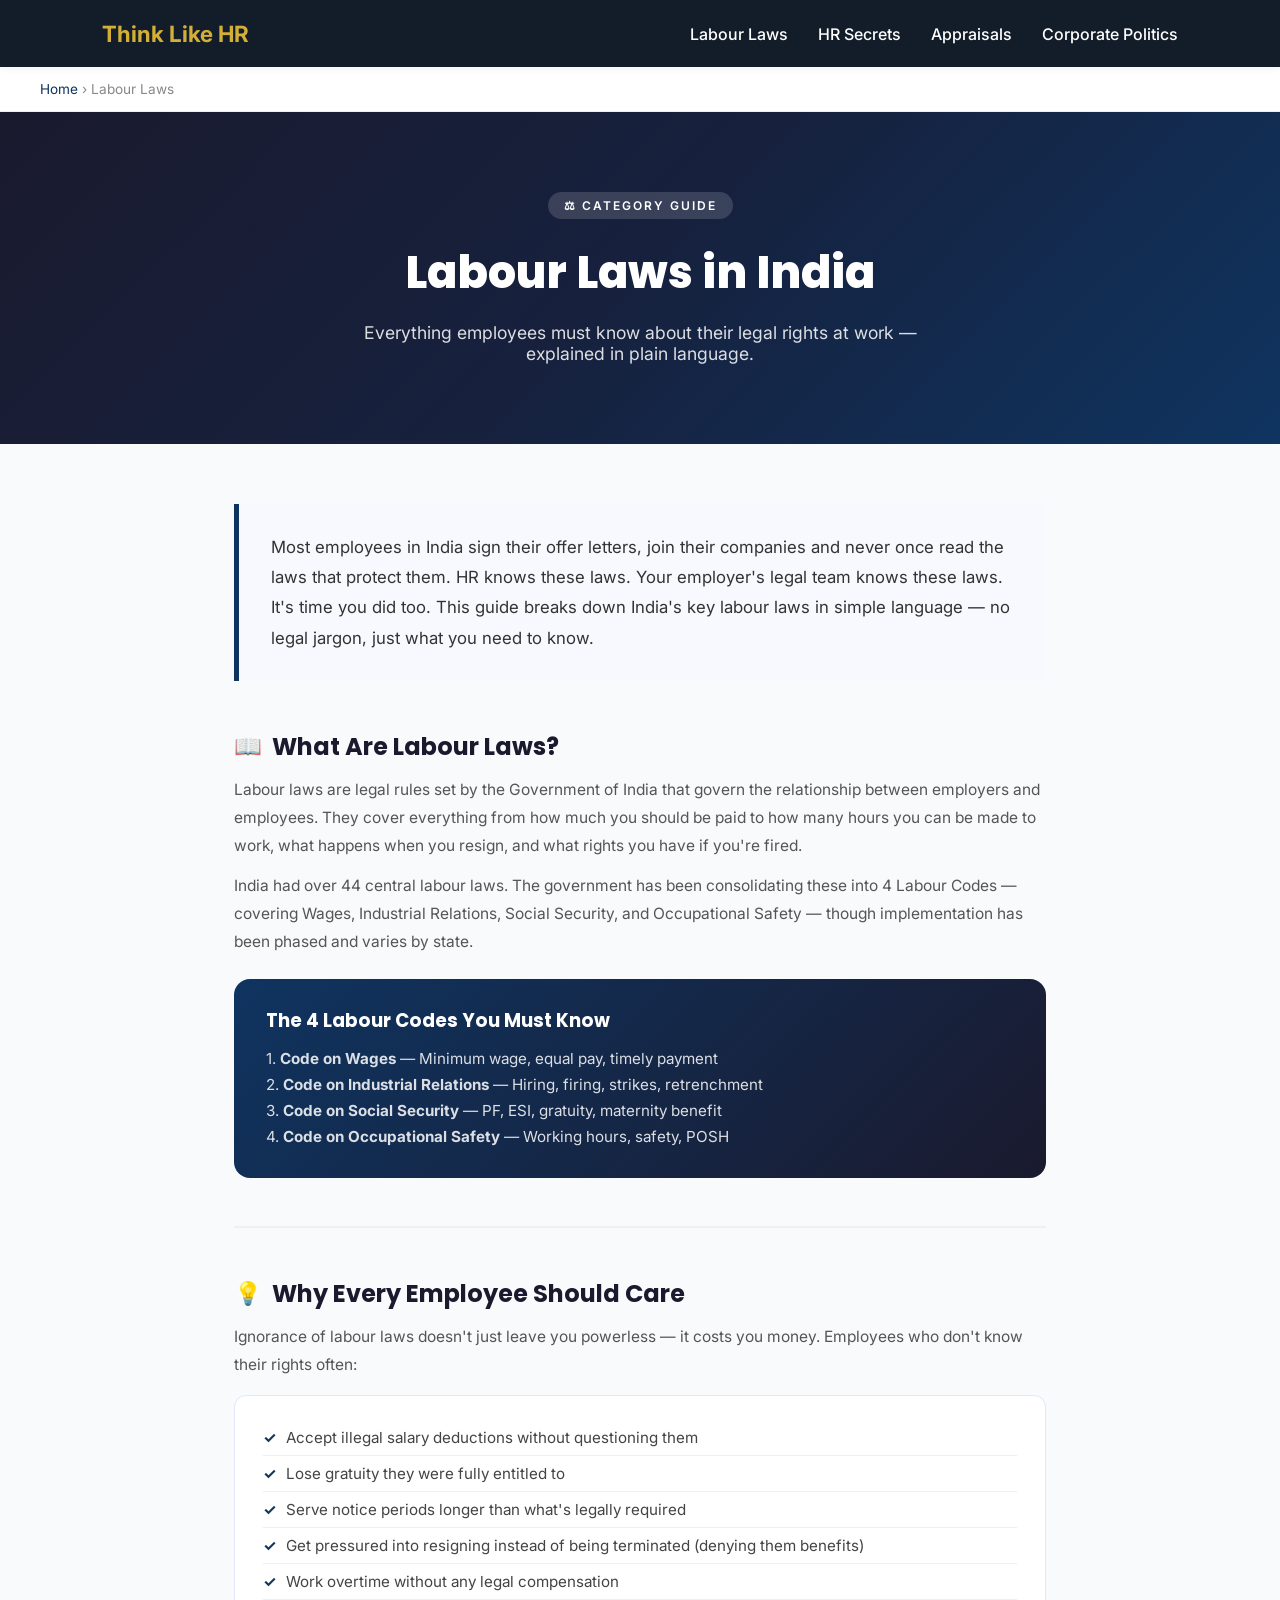
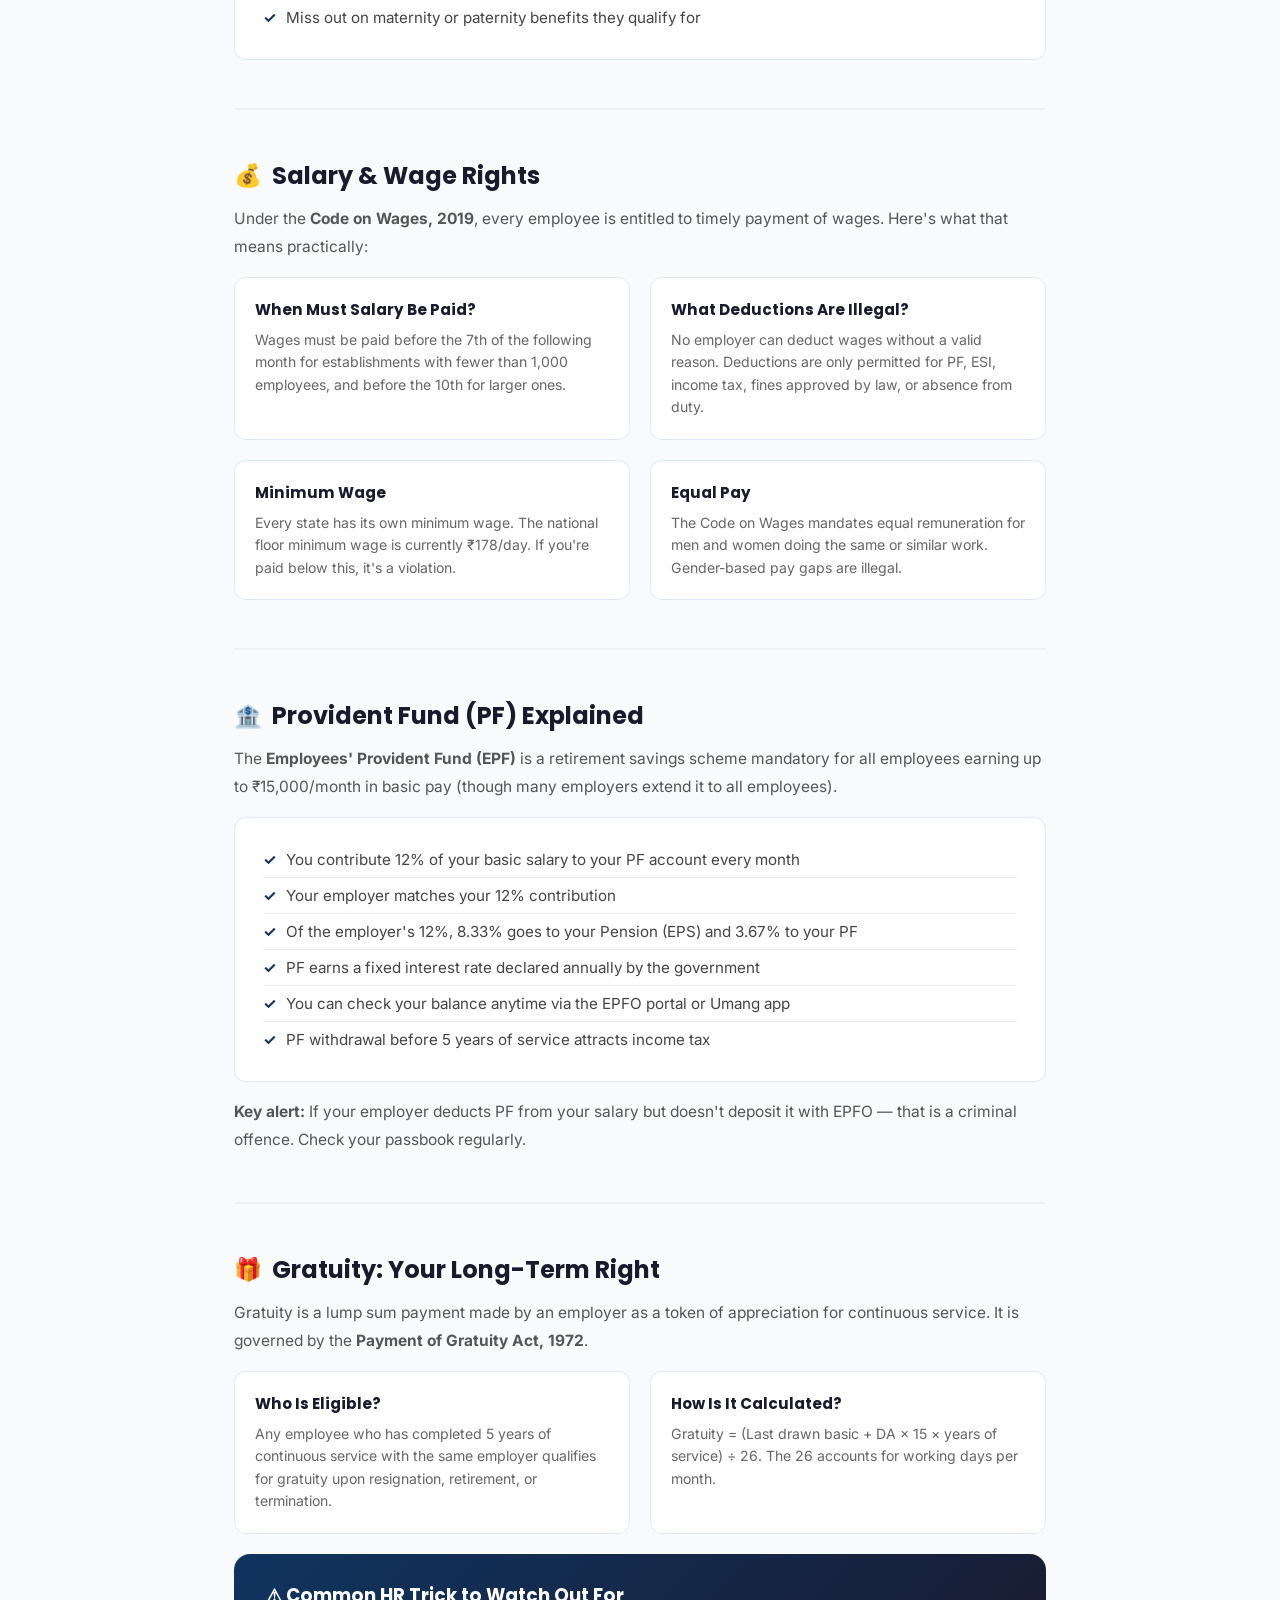
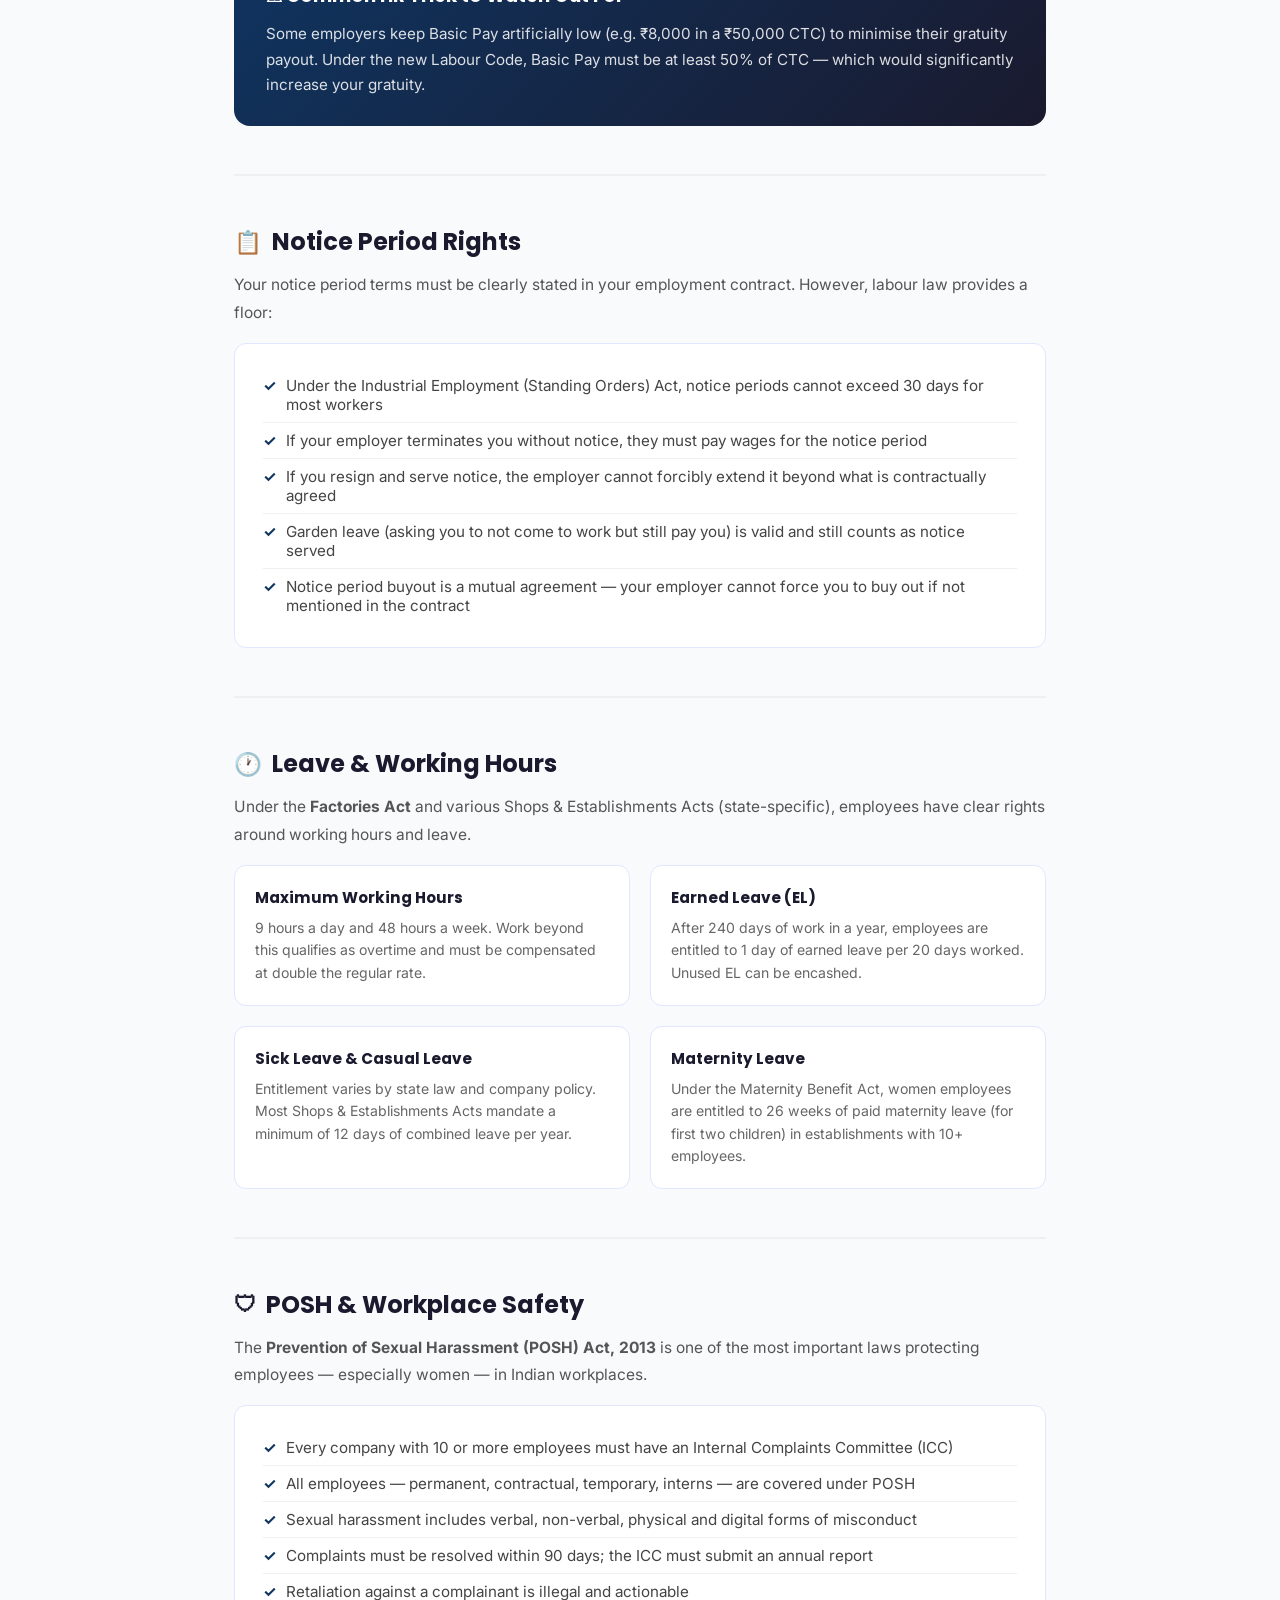
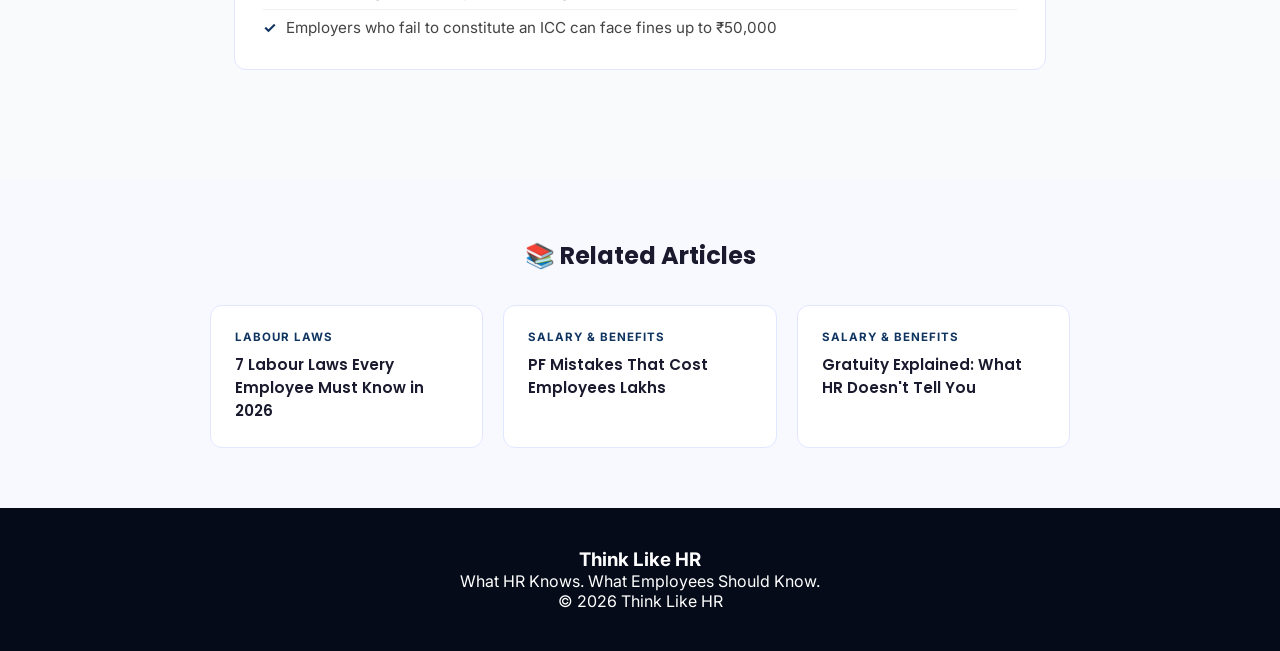
<file: categories/labour-laws.html>
<!DOCTYPE html>
<html lang="en">
<head>
    <meta charset="UTF-8">
    <meta name="viewport" content="width=device-width, initial-scale=1.0">
    <title>Labour Laws in India | Know Your Rights | Think Like HR</title>
    <meta name="description" content="A complete guide to Labour Laws in India for employees. Understand your rights on salary, PF, gratuity, notice period, leaves, POSH and workplace safety.">
    <link rel="stylesheet" href="../assets/css/style.css">
    <link href="https://fonts.googleapis.com/css2?family=Inter:wght@300;400;500;600&family=Poppins:wght@500;600;700;800&display=swap" rel="stylesheet">
    <style>
        .category-hero {
            background: linear-gradient(135deg, #1a1a2e 0%, #16213e 50%, #0f3460 100%);
            color: white;
            padding: 80px 40px;
            text-align: center;
        }
        .category-hero .badge {
            display: inline-block;
            background: rgba(255,255,255,0.15);
            color: #fff;
            padding: 6px 16px;
            border-radius: 20px;
            font-size: 0.75rem;
            font-weight: 600;
            letter-spacing: 2px;
            text-transform: uppercase;
            margin-bottom: 20px;
        }
        .category-hero h1 {
            font-family: 'Poppins', sans-serif;
            font-size: 2.8rem;
            font-weight: 800;
            margin-bottom: 16px;
        }
        .category-hero p {
            font-size: 1.1rem;
            opacity: 0.85;
            max-width: 600px;
            margin: 0 auto;
        }
        .pillar-content {
            max-width: 860px;
            margin: 0 auto;
            padding: 60px 24px;
        }
        .pillar-intro {
            background: #f8f9ff;
            border-left: 5px solid #0f3460;
            padding: 28px 32px;
            border-radius: 0 12px 12px 0;
            margin-bottom: 48px;
        }
        .pillar-intro p {
            font-size: 1.05rem;
            line-height: 1.8;
            color: #333;
            margin: 0;
        }
        .pillar-section {
            margin-bottom: 48px;
        }
        .pillar-section h2 {
            font-family: 'Poppins', sans-serif;
            font-size: 1.5rem;
            font-weight: 700;
            color: #1a1a2e;
            margin-bottom: 12px;
            display: flex;
            align-items: center;
            gap: 10px;
        }
        .pillar-section h2 .icon {
            font-size: 1.4rem;
        }
        .pillar-section p {
            color: #555;
            line-height: 1.8;
            font-size: 0.97rem;
            margin-bottom: 12px;
        }
        .info-box {
            background: #fff;
            border: 1px solid #e0e7ff;
            border-radius: 12px;
            padding: 24px 28px;
            margin-top: 16px;
        }
        .info-box ul {
            list-style: none;
            padding: 0;
            margin: 0;
        }
        .info-box ul li {
            padding: 8px 0;
            border-bottom: 1px solid #f0f0f0;
            color: #444;
            font-size: 0.95rem;
            display: flex;
            align-items: flex-start;
            gap: 10px;
        }
        .info-box ul li:last-child {
            border-bottom: none;
        }
        .info-box ul li::before {
            content: "✓";
            color: #0f3460;
            font-weight: 700;
            flex-shrink: 0;
        }
        .highlight-card {
            background: linear-gradient(135deg, #0f3460, #1a1a2e);
            color: white;
            border-radius: 16px;
            padding: 28px 32px;
            margin: 24px 0;
        }
        .highlight-card h3 {
            font-family: 'Poppins', sans-serif;
            font-size: 1.15rem;
            font-weight: 700;
            margin-bottom: 12px;
        }
        .highlight-card p {
            color: rgba(255,255,255,0.85);
            line-height: 1.7;
            font-size: 0.95rem;
            margin: 0;
        }
        .two-col {
            display: grid;
            grid-template-columns: 1fr 1fr;
            gap: 20px;
            margin-top: 16px;
        }
        .mini-card {
            background: #fff;
            border: 1px solid #e0e7ff;
            border-radius: 12px;
            padding: 20px;
        }
        .mini-card h4 {
            font-family: 'Poppins', sans-serif;
            font-size: 0.95rem;
            font-weight: 700;
            color: #1a1a2e;
            margin-bottom: 8px;
        }
        .mini-card p {
            font-size: 0.88rem;
            color: #666;
            line-height: 1.6;
            margin: 0;
        }
        .divider {
            border: none;
            border-top: 2px solid #f0f0f0;
            margin: 48px 0;
        }
        .related-section {
            background: #f8f9ff;
            padding: 60px 24px;
        }
        .related-section .section-title {
            text-align: center;
            font-family: 'Poppins', sans-serif;
            font-size: 1.5rem;
            font-weight: 700;
            color: #1a1a2e;
            margin-bottom: 32px;
        }
        .related-grid {
            display: grid;
            grid-template-columns: repeat(auto-fit, minmax(240px, 1fr));
            gap: 20px;
            max-width: 860px;
            margin: 0 auto;
        }
        .related-card {
            background: white;
            border-radius: 12px;
            padding: 24px;
            border: 1px solid #e0e7ff;
            text-decoration: none;
            display: block;
            transition: box-shadow 0.2s;
        }
        .related-card:hover {
            box-shadow: 0 4px 20px rgba(15,52,96,0.12);
        }
        .related-card .cat-tag {
            font-size: 0.72rem;
            font-weight: 700;
            text-transform: uppercase;
            letter-spacing: 1px;
            color: #0f3460;
            margin-bottom: 10px;
            display: block;
        }
        .related-card h3 {
            font-family: 'Poppins', sans-serif;
            font-size: 0.95rem;
            font-weight: 600;
            color: #1a1a2e;
            line-height: 1.5;
            margin: 0;
        }
        .breadcrumb {
            background: #fff;
            padding: 14px 40px;
            border-bottom: 1px solid #eee;
            font-size: 0.85rem;
            color: #888;
        }
        .breadcrumb a {
            color: #0f3460;
            text-decoration: none;
        }
        .breadcrumb a:hover { text-decoration: underline; }
        @media (max-width: 640px) {
            .category-hero h1 { font-size: 1.9rem; }
            .two-col { grid-template-columns: 1fr; }
            .pillar-content { padding: 40px 16px; }
        }
    </style>
</head>
<body>

    <!-- NAVBAR -->
    <nav class="navbar">
        <div class="logo">Think Like HR</div>
        <ul class="nav-links">
            <li><a href="../categories/labour-laws.html">Labour Laws</a></li>
            <li><a href="../categories/hr-secrets.html">HR Secrets</a></li>
            <li><a href="../categories/appraisals-promotions.html">Appraisals</a></li>
            <li><a href="../categories/corporate-politics.html">Corporate Politics</a></li>
        </ul>
    </nav>

    <!-- BREADCRUMB -->
    <div class="breadcrumb">
        <a href="../index.html">Home</a> › Labour Laws
    </div>

    <!-- HERO -->
    <section class="category-hero">
        <span class="badge">⚖ Category Guide</span>
        <h1>Labour Laws in India</h1>
        <p>Everything employees must know about their legal rights at work — explained in plain language.</p>
    </section>

    <!-- MAIN CONTENT -->
    <div class="pillar-content">

        <!-- INTRO -->
        <div class="pillar-intro">
            <p>Most employees in India sign their offer letters, join their companies and never once read the laws that protect them. HR knows these laws. Your employer's legal team knows these laws. It's time you did too. This guide breaks down India's key labour laws in simple language — no legal jargon, just what you need to know.</p>
        </div>

        <!-- SECTION 1 -->
        <div class="pillar-section">
            <h2><span class="icon">📖</span> What Are Labour Laws?</h2>
            <p>Labour laws are legal rules set by the Government of India that govern the relationship between employers and employees. They cover everything from how much you should be paid to how many hours you can be made to work, what happens when you resign, and what rights you have if you're fired.</p>
            <p>India had over 44 central labour laws. The government has been consolidating these into 4 Labour Codes — covering Wages, Industrial Relations, Social Security, and Occupational Safety — though implementation has been phased and varies by state.</p>
            <div class="highlight-card">
                <h3>The 4 Labour Codes You Must Know</h3>
                <p>1. <strong>Code on Wages</strong> — Minimum wage, equal pay, timely payment<br>
                2. <strong>Code on Industrial Relations</strong> — Hiring, firing, strikes, retrenchment<br>
                3. <strong>Code on Social Security</strong> — PF, ESI, gratuity, maternity benefit<br>
                4. <strong>Code on Occupational Safety</strong> — Working hours, safety, POSH</p>
            </div>
        </div>

        <hr class="divider">

        <!-- SECTION 2 -->
        <div class="pillar-section">
            <h2><span class="icon">💡</span> Why Every Employee Should Care</h2>
            <p>Ignorance of labour laws doesn't just leave you powerless — it costs you money. Employees who don't know their rights often:</p>
            <div class="info-box">
                <ul>
                    <li>Accept illegal salary deductions without questioning them</li>
                    <li>Lose gratuity they were fully entitled to</li>
                    <li>Serve notice periods longer than what's legally required</li>
                    <li>Get pressured into resigning instead of being terminated (denying them benefits)</li>
                    <li>Work overtime without any legal compensation</li>
                    <li>Miss out on maternity or paternity benefits they qualify for</li>
                </ul>
            </div>
        </div>

        <hr class="divider">

        <!-- SECTION 3 -->
        <div class="pillar-section">
            <h2><span class="icon">💰</span> Salary & Wage Rights</h2>
            <p>Under the <strong>Code on Wages, 2019</strong>, every employee is entitled to timely payment of wages. Here's what that means practically:</p>
            <div class="two-col">
                <div class="mini-card">
                    <h4>When Must Salary Be Paid?</h4>
                    <p>Wages must be paid before the 7th of the following month for establishments with fewer than 1,000 employees, and before the 10th for larger ones.</p>
                </div>
                <div class="mini-card">
                    <h4>What Deductions Are Illegal?</h4>
                    <p>No employer can deduct wages without a valid reason. Deductions are only permitted for PF, ESI, income tax, fines approved by law, or absence from duty.</p>
                </div>
                <div class="mini-card">
                    <h4>Minimum Wage</h4>
                    <p>Every state has its own minimum wage. The national floor minimum wage is currently ₹178/day. If you're paid below this, it's a violation.</p>
                </div>
                <div class="mini-card">
                    <h4>Equal Pay</h4>
                    <p>The Code on Wages mandates equal remuneration for men and women doing the same or similar work. Gender-based pay gaps are illegal.</p>
                </div>
            </div>
        </div>

        <hr class="divider">

        <!-- SECTION 4 -->
        <div class="pillar-section">
            <h2><span class="icon">🏦</span> Provident Fund (PF) Explained</h2>
            <p>The <strong>Employees' Provident Fund (EPF)</strong> is a retirement savings scheme mandatory for all employees earning up to ₹15,000/month in basic pay (though many employers extend it to all employees).</p>
            <div class="info-box">
                <ul>
                    <li>You contribute 12% of your basic salary to your PF account every month</li>
                    <li>Your employer matches your 12% contribution</li>
                    <li>Of the employer's 12%, 8.33% goes to your Pension (EPS) and 3.67% to your PF</li>
                    <li>PF earns a fixed interest rate declared annually by the government</li>
                    <li>You can check your balance anytime via the EPFO portal or Umang app</li>
                    <li>PF withdrawal before 5 years of service attracts income tax</li>
                </ul>
            </div>
            <p style="margin-top:16px;"><strong>Key alert:</strong> If your employer deducts PF from your salary but doesn't deposit it with EPFO — that is a criminal offence. Check your passbook regularly.</p>
        </div>

        <hr class="divider">

        <!-- SECTION 5 -->
        <div class="pillar-section">
            <h2><span class="icon">🎁</span> Gratuity: Your Long-Term Right</h2>
            <p>Gratuity is a lump sum payment made by an employer as a token of appreciation for continuous service. It is governed by the <strong>Payment of Gratuity Act, 1972</strong>.</p>
            <div class="two-col">
                <div class="mini-card">
                    <h4>Who Is Eligible?</h4>
                    <p>Any employee who has completed 5 years of continuous service with the same employer qualifies for gratuity upon resignation, retirement, or termination.</p>
                </div>
                <div class="mini-card">
                    <h4>How Is It Calculated?</h4>
                    <p>Gratuity = (Last drawn basic + DA × 15 × years of service) ÷ 26. The 26 accounts for working days per month.</p>
                </div>
            </div>
            <div class="highlight-card" style="margin-top:20px;">
                <h3>⚠ Common HR Trick to Watch Out For</h3>
                <p>Some employers keep Basic Pay artificially low (e.g. ₹8,000 in a ₹50,000 CTC) to minimise their gratuity payout. Under the new Labour Code, Basic Pay must be at least 50% of CTC — which would significantly increase your gratuity.</p>
            </div>
        </div>

        <hr class="divider">

        <!-- SECTION 6 -->
        <div class="pillar-section">
            <h2><span class="icon">📋</span> Notice Period Rights</h2>
            <p>Your notice period terms must be clearly stated in your employment contract. However, labour law provides a floor:</p>
            <div class="info-box">
                <ul>
                    <li>Under the Industrial Employment (Standing Orders) Act, notice periods cannot exceed 30 days for most workers</li>
                    <li>If your employer terminates you without notice, they must pay wages for the notice period</li>
                    <li>If you resign and serve notice, the employer cannot forcibly extend it beyond what is contractually agreed</li>
                    <li>Garden leave (asking you to not come to work but still pay you) is valid and still counts as notice served</li>
                    <li>Notice period buyout is a mutual agreement — your employer cannot force you to buy out if not mentioned in the contract</li>
                </ul>
            </div>
        </div>

        <hr class="divider">

        <!-- SECTION 7 -->
        <div class="pillar-section">
            <h2><span class="icon">🕐</span> Leave & Working Hours</h2>
            <p>Under the <strong>Factories Act</strong> and various Shops & Establishments Acts (state-specific), employees have clear rights around working hours and leave.</p>
            <div class="two-col">
                <div class="mini-card">
                    <h4>Maximum Working Hours</h4>
                    <p>9 hours a day and 48 hours a week. Work beyond this qualifies as overtime and must be compensated at double the regular rate.</p>
                </div>
                <div class="mini-card">
                    <h4>Earned Leave (EL)</h4>
                    <p>After 240 days of work in a year, employees are entitled to 1 day of earned leave per 20 days worked. Unused EL can be encashed.</p>
                </div>
                <div class="mini-card">
                    <h4>Sick Leave & Casual Leave</h4>
                    <p>Entitlement varies by state law and company policy. Most Shops & Establishments Acts mandate a minimum of 12 days of combined leave per year.</p>
                </div>
                <div class="mini-card">
                    <h4>Maternity Leave</h4>
                    <p>Under the Maternity Benefit Act, women employees are entitled to 26 weeks of paid maternity leave (for first two children) in establishments with 10+ employees.</p>
                </div>
            </div>
        </div>

        <hr class="divider">

        <!-- SECTION 8 -->
        <div class="pillar-section">
            <h2><span class="icon">🛡</span> POSH & Workplace Safety</h2>
            <p>The <strong>Prevention of Sexual Harassment (POSH) Act, 2013</strong> is one of the most important laws protecting employees — especially women — in Indian workplaces.</p>
            <div class="info-box">
                <ul>
                    <li>Every company with 10 or more employees must have an Internal Complaints Committee (ICC)</li>
                    <li>All employees — permanent, contractual, temporary, interns — are covered under POSH</li>
                    <li>Sexual harassment includes verbal, non-verbal, physical and digital forms of misconduct</li>
                    <li>Complaints must be resolved within 90 days; the ICC must submit an annual report</li>
                    <li>Retaliation against a complainant is illegal and actionable</li>
                    <li>Employers who fail to constitute an ICC can face fines up to ₹50,000</li>
                </ul>
            </div>
        </div>

    </div><!-- end pillar-content -->

    <!-- RELATED ARTICLES -->
    <section class="related-section">
        <div class="section-title">📚 Related Articles</div>
        <div class="related-grid">
            <a class="related-card" href="../articles/labour-laws-2026.html">
                <span class="cat-tag">Labour Laws</span>
                <h3>7 Labour Laws Every Employee Must Know in 2026</h3>
            </a>
            <a class="related-card" href="../articles/pf-mistakes.html">
                <span class="cat-tag">Salary & Benefits</span>
                <h3>PF Mistakes That Cost Employees Lakhs</h3>
            </a>
            <a class="related-card" href="../articles/gratuity-explained.html">
                <span class="cat-tag">Salary & Benefits</span>
                <h3>Gratuity Explained: What HR Doesn't Tell You</h3>
            </a>
        </div>
    </section>

    <!-- FOOTER -->
    <footer>
        <h3>Think Like HR</h3>
        <p>What HR Knows. What Employees Should Know.</p>
        <p>© 2026 Think Like HR</p>
    </footer>

</body>
</html>
</file>
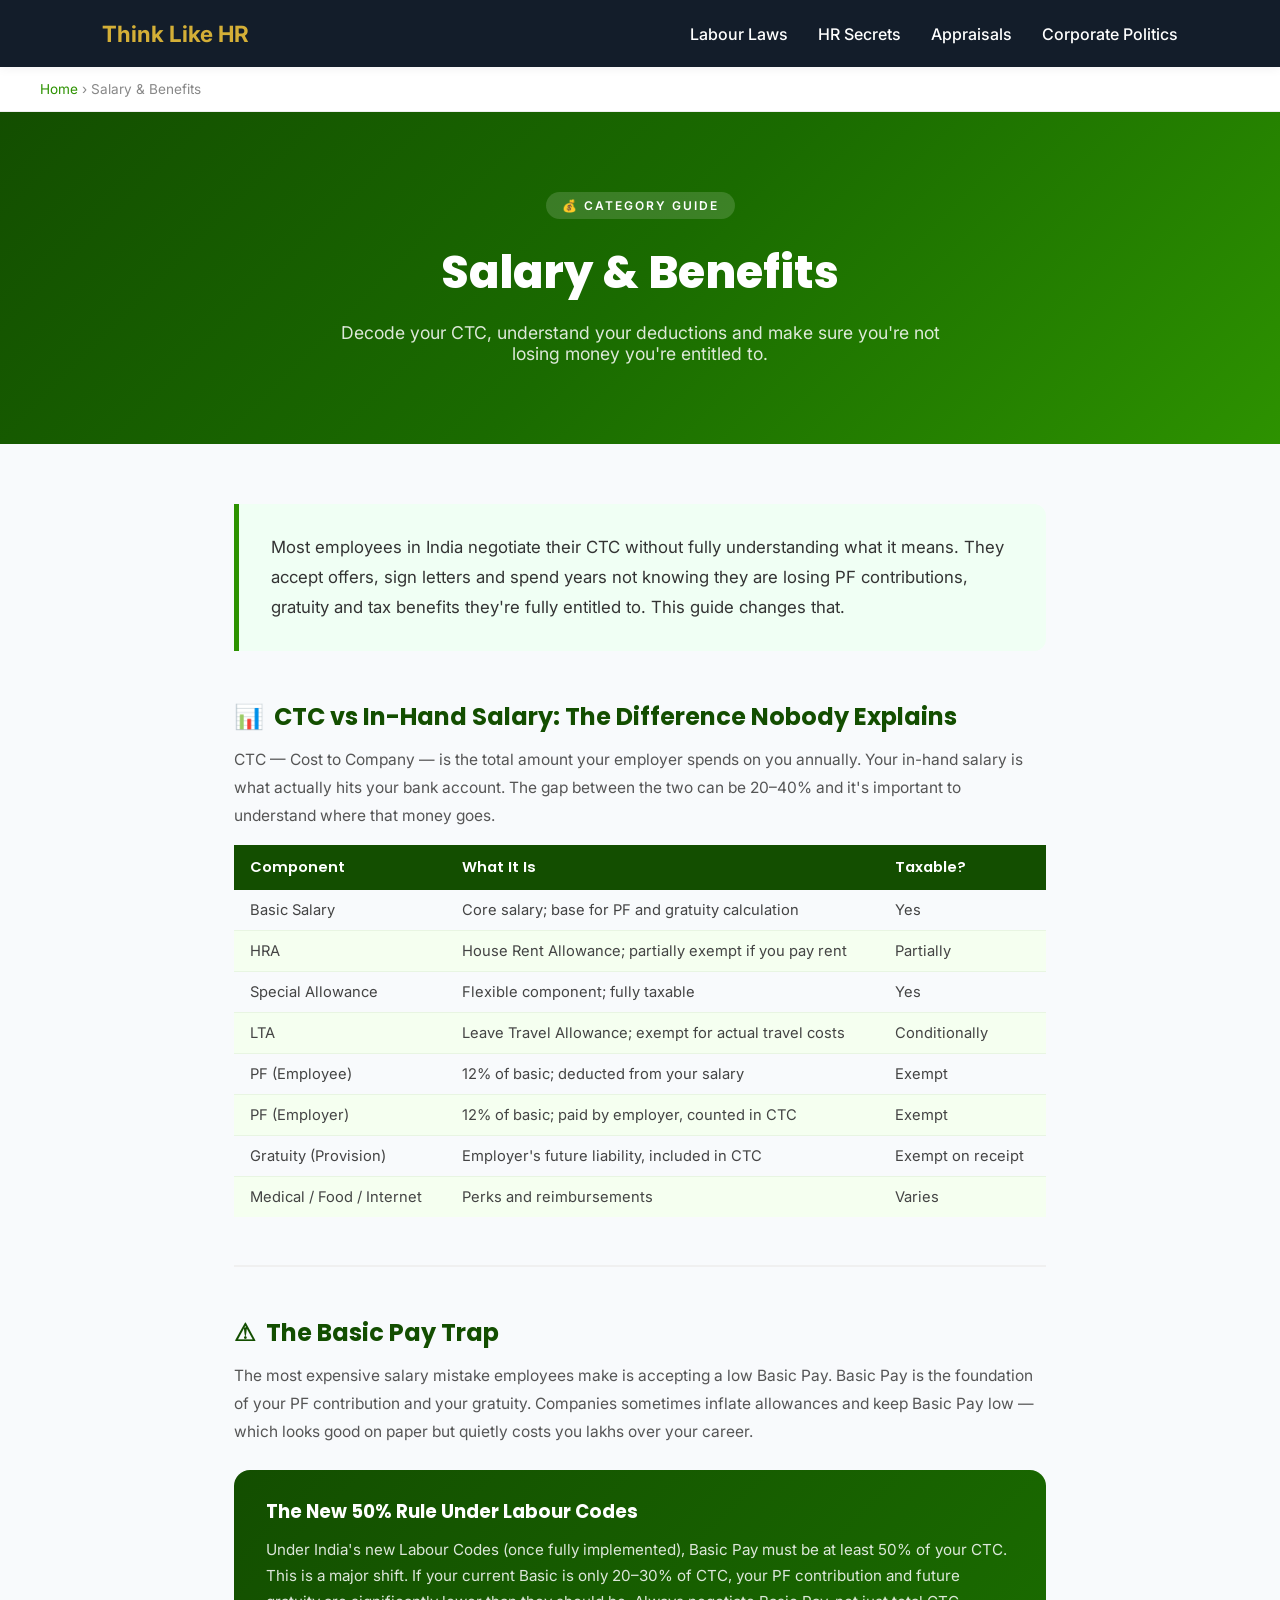
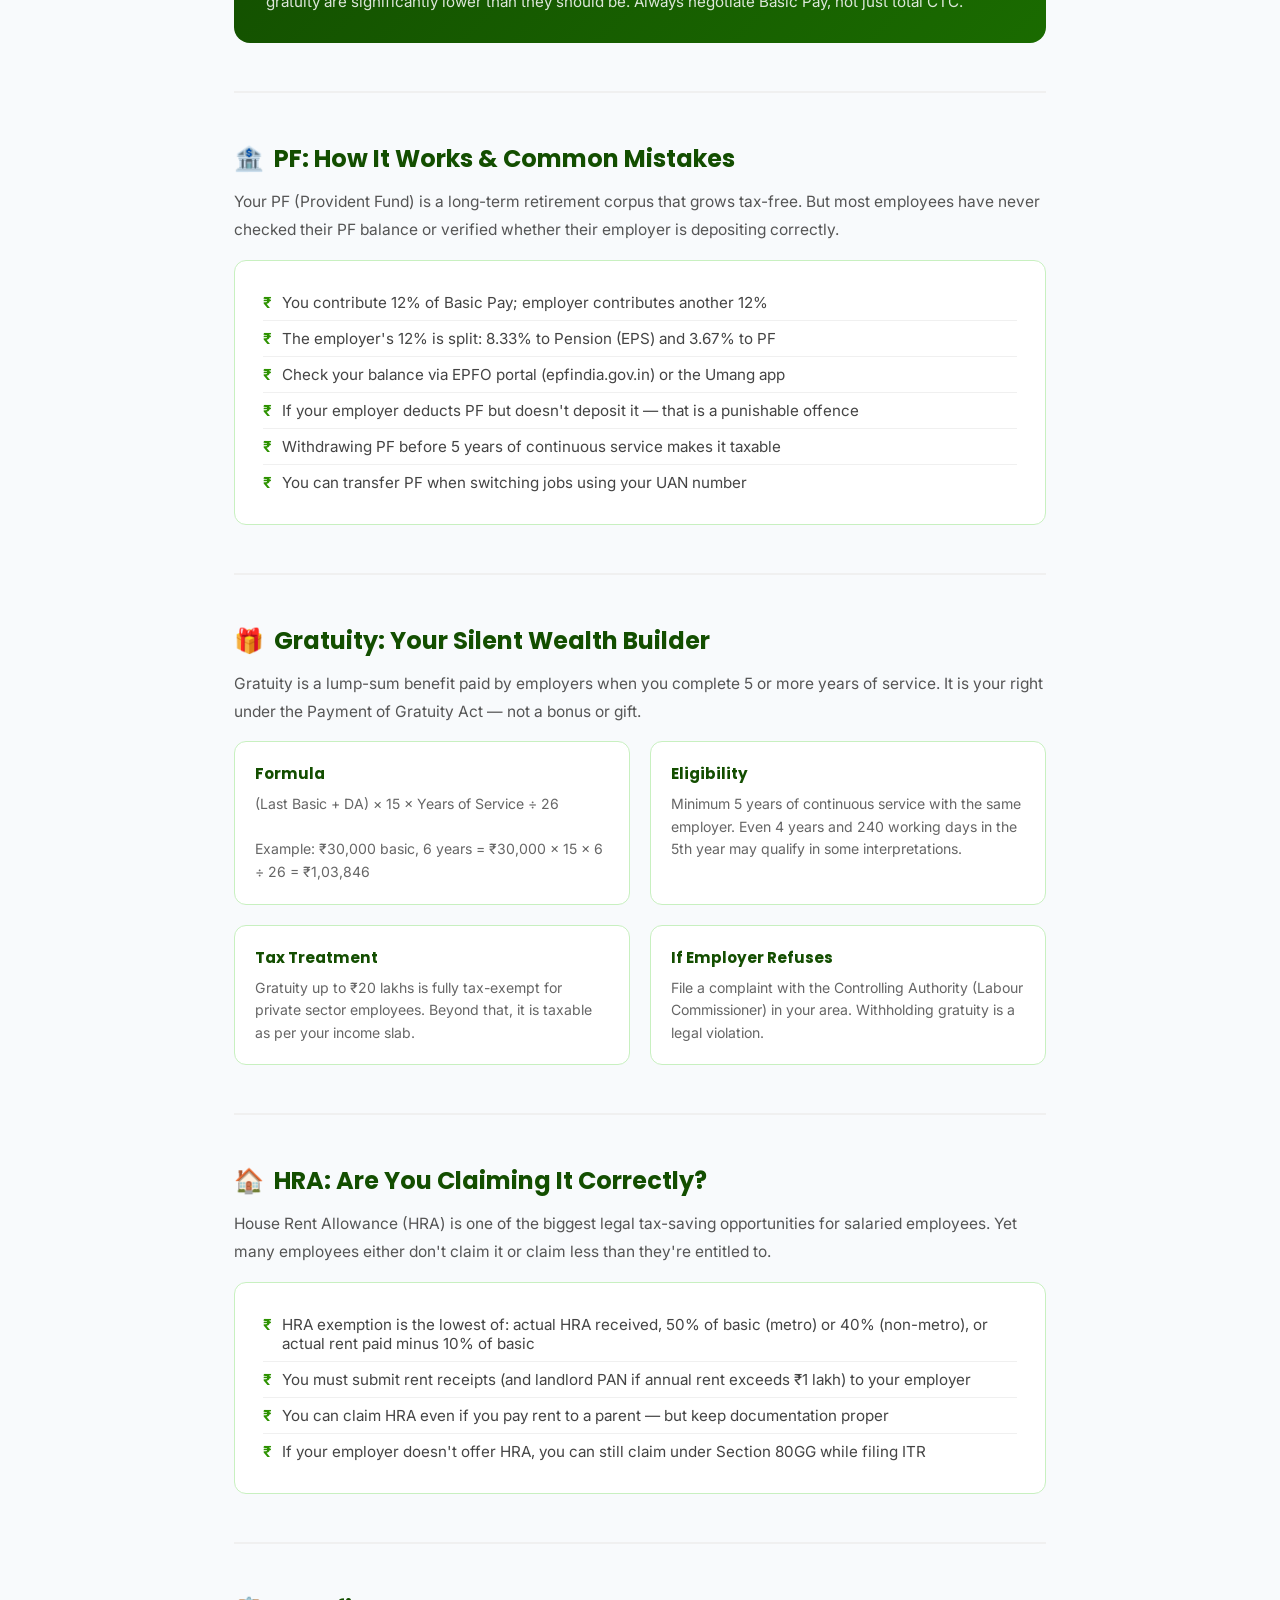
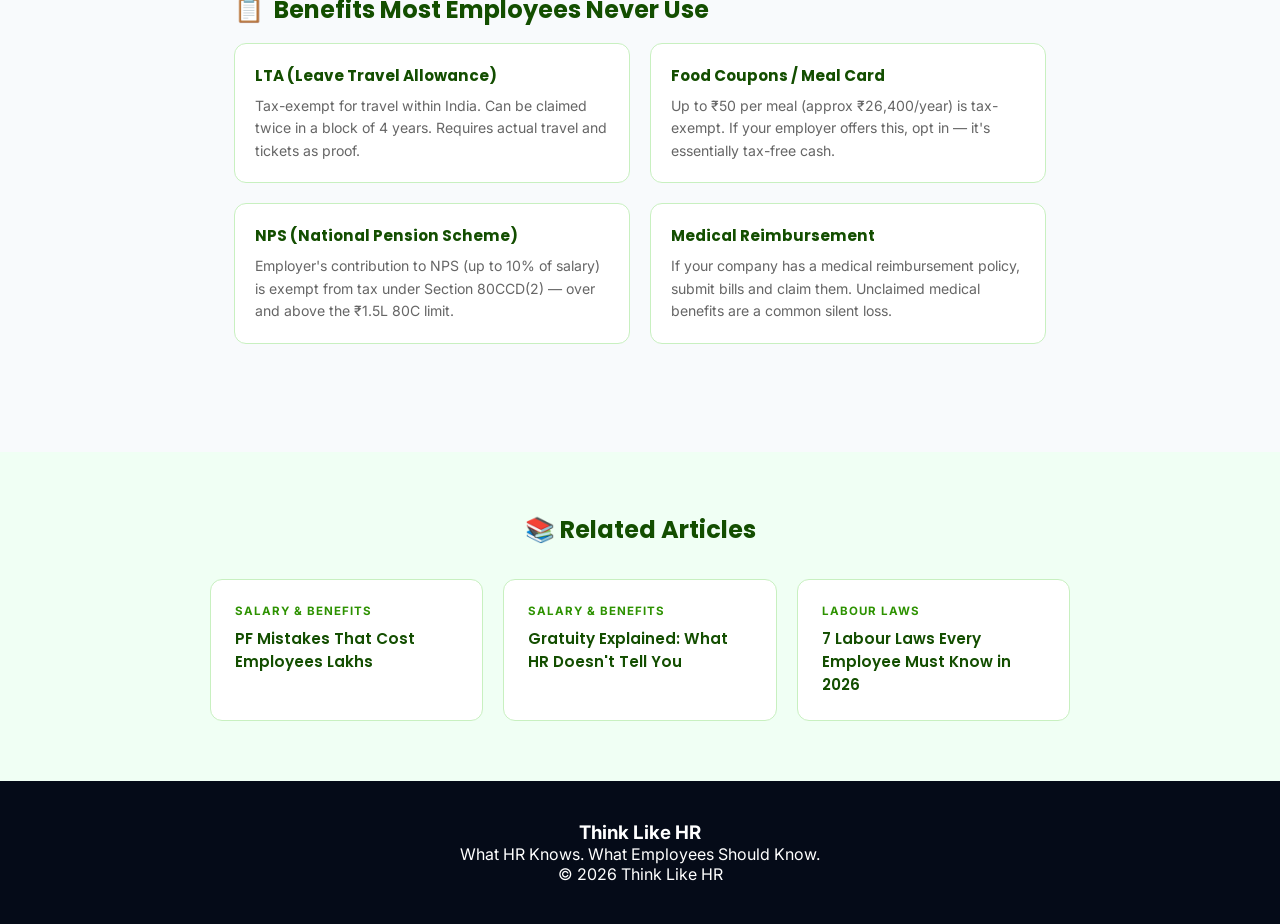
<file: categories/salary-benefits.html>
<!DOCTYPE html>
<html lang="en">
<head>
    <meta charset="UTF-8">
    <meta name="viewport" content="width=device-width, initial-scale=1.0">
    <title>Salary & Benefits in India | CTC, PF, Gratuity Explained | Think Like HR</title>
    <meta name="description" content="Understand your CTC, salary structure, PF, gratuity, HRA, LTA and other benefits. Stop losing money without knowing it.">
    <link rel="stylesheet" href="../assets/css/style.css">
    <link href="https://fonts.googleapis.com/css2?family=Inter:wght@300;400;500;600&family=Poppins:wght@500;600;700;800&display=swap" rel="stylesheet">
    <style>
        .category-hero { background: linear-gradient(135deg, #134e00 0%, #1a6b00 50%, #2d9200 100%); color: white; padding: 80px 40px; text-align: center; }
        .category-hero .badge { display: inline-block; background: rgba(255,255,255,0.15); color: #fff; padding: 6px 16px; border-radius: 20px; font-size: 0.75rem; font-weight: 600; letter-spacing: 2px; text-transform: uppercase; margin-bottom: 20px; }
        .category-hero h1 { font-family: 'Poppins', sans-serif; font-size: 2.8rem; font-weight: 800; margin-bottom: 16px; }
        .category-hero p { font-size: 1.1rem; opacity: 0.85; max-width: 600px; margin: 0 auto; }
        .pillar-content { max-width: 860px; margin: 0 auto; padding: 60px 24px; }
        .pillar-intro { background: #f0fff4; border-left: 5px solid #2d9200; padding: 28px 32px; border-radius: 0 12px 12px 0; margin-bottom: 48px; }
        .pillar-intro p { font-size: 1.05rem; line-height: 1.8; color: #333; margin: 0; }
        .pillar-section { margin-bottom: 48px; }
        .pillar-section h2 { font-family: 'Poppins', sans-serif; font-size: 1.5rem; font-weight: 700; color: #134e00; margin-bottom: 12px; display: flex; align-items: center; gap: 10px; }
        .pillar-section p { color: #555; line-height: 1.8; font-size: 0.97rem; margin-bottom: 12px; }
        .info-box { background: #fff; border: 1px solid #c8f0c0; border-radius: 12px; padding: 24px 28px; margin-top: 16px; }
        .info-box ul { list-style: none; padding: 0; margin: 0; }
        .info-box ul li { padding: 8px 0; border-bottom: 1px solid #f0f0f0; color: #444; font-size: 0.95rem; display: flex; align-items: flex-start; gap: 10px; }
        .info-box ul li:last-child { border-bottom: none; }
        .info-box ul li::before { content: "₹"; color: #2d9200; font-weight: 700; flex-shrink: 0; }
        .highlight-card { background: linear-gradient(135deg, #134e00, #1a6b00); color: white; border-radius: 16px; padding: 28px 32px; margin: 24px 0; }
        .highlight-card h3 { font-family: 'Poppins', sans-serif; font-size: 1.15rem; font-weight: 700; margin-bottom: 12px; }
        .highlight-card p { color: rgba(255,255,255,0.85); line-height: 1.7; font-size: 0.95rem; margin: 0; }
        .two-col { display: grid; grid-template-columns: 1fr 1fr; gap: 20px; margin-top: 16px; }
        .mini-card { background: #fff; border: 1px solid #c8f0c0; border-radius: 12px; padding: 20px; }
        .mini-card h4 { font-family: 'Poppins', sans-serif; font-size: 0.95rem; font-weight: 700; color: #134e00; margin-bottom: 8px; }
        .mini-card p { font-size: 0.88rem; color: #666; line-height: 1.6; margin: 0; }
        .ctc-table { width: 100%; border-collapse: collapse; margin-top: 16px; font-size: 0.92rem; }
        .ctc-table th { background: #134e00; color: white; padding: 12px 16px; text-align: left; font-family: 'Poppins', sans-serif; font-weight: 600; }
        .ctc-table td { padding: 11px 16px; border-bottom: 1px solid #e8f5e2; color: #444; }
        .ctc-table tr:last-child td { border-bottom: none; }
        .ctc-table tr:nth-child(even) td { background: #f5fff0; }
        .divider { border: none; border-top: 2px solid #f0f0f0; margin: 48px 0; }
        .related-section { background: #f0fff4; padding: 60px 24px; }
        .related-section .section-title { text-align: center; font-family: 'Poppins', sans-serif; font-size: 1.5rem; font-weight: 700; color: #134e00; margin-bottom: 32px; }
        .related-grid { display: grid; grid-template-columns: repeat(auto-fit, minmax(240px, 1fr)); gap: 20px; max-width: 860px; margin: 0 auto; }
        .related-card { background: white; border-radius: 12px; padding: 24px; border: 1px solid #c8f0c0; text-decoration: none; display: block; transition: box-shadow 0.2s; }
        .related-card:hover { box-shadow: 0 4px 20px rgba(45,146,0,0.12); }
        .related-card .cat-tag { font-size: 0.72rem; font-weight: 700; text-transform: uppercase; letter-spacing: 1px; color: #2d9200; margin-bottom: 10px; display: block; }
        .related-card h3 { font-family: 'Poppins', sans-serif; font-size: 0.95rem; font-weight: 600; color: #134e00; line-height: 1.5; margin: 0; }
        .breadcrumb { background: #fff; padding: 14px 40px; border-bottom: 1px solid #eee; font-size: 0.85rem; color: #888; }
        .breadcrumb a { color: #2d9200; text-decoration: none; }
        .breadcrumb a:hover { text-decoration: underline; }
        @media (max-width: 640px) { .category-hero h1 { font-size: 1.9rem; } .two-col { grid-template-columns: 1fr; } .pillar-content { padding: 40px 16px; } }
    </style>
</head>
<body>

    <nav class="navbar">
        <div class="logo">Think Like HR</div>
        <ul class="nav-links">
            <li><a href="../categories/labour-laws.html">Labour Laws</a></li>
            <li><a href="../categories/hr-secrets.html">HR Secrets</a></li>
            <li><a href="../categories/appraisals-promotions.html">Appraisals</a></li>
            <li><a href="../categories/corporate-politics.html">Corporate Politics</a></li>
        </ul>
    </nav>

    <div class="breadcrumb">
        <a href="../index.html">Home</a> › Salary & Benefits
    </div>

    <section class="category-hero">
        <span class="badge">💰 Category Guide</span>
        <h1>Salary & Benefits</h1>
        <p>Decode your CTC, understand your deductions and make sure you're not losing money you're entitled to.</p>
    </section>

    <div class="pillar-content">

        <div class="pillar-intro">
            <p>Most employees in India negotiate their CTC without fully understanding what it means. They accept offers, sign letters and spend years not knowing they are losing PF contributions, gratuity and tax benefits they're fully entitled to. This guide changes that.</p>
        </div>

        <div class="pillar-section">
            <h2><span class="icon">📊</span> CTC vs In-Hand Salary: The Difference Nobody Explains</h2>
            <p>CTC — Cost to Company — is the total amount your employer spends on you annually. Your in-hand salary is what actually hits your bank account. The gap between the two can be 20–40% and it's important to understand where that money goes.</p>
            <table class="ctc-table">
                <thead>
                    <tr><th>Component</th><th>What It Is</th><th>Taxable?</th></tr>
                </thead>
                <tbody>
                    <tr><td>Basic Salary</td><td>Core salary; base for PF and gratuity calculation</td><td>Yes</td></tr>
                    <tr><td>HRA</td><td>House Rent Allowance; partially exempt if you pay rent</td><td>Partially</td></tr>
                    <tr><td>Special Allowance</td><td>Flexible component; fully taxable</td><td>Yes</td></tr>
                    <tr><td>LTA</td><td>Leave Travel Allowance; exempt for actual travel costs</td><td>Conditionally</td></tr>
                    <tr><td>PF (Employee)</td><td>12% of basic; deducted from your salary</td><td>Exempt</td></tr>
                    <tr><td>PF (Employer)</td><td>12% of basic; paid by employer, counted in CTC</td><td>Exempt</td></tr>
                    <tr><td>Gratuity (Provision)</td><td>Employer's future liability, included in CTC</td><td>Exempt on receipt</td></tr>
                    <tr><td>Medical / Food / Internet</td><td>Perks and reimbursements</td><td>Varies</td></tr>
                </tbody>
            </table>
        </div>

        <hr class="divider">

        <div class="pillar-section">
            <h2><span class="icon">⚠</span> The Basic Pay Trap</h2>
            <p>The most expensive salary mistake employees make is accepting a low Basic Pay. Basic Pay is the foundation of your PF contribution and your gratuity. Companies sometimes inflate allowances and keep Basic Pay low — which looks good on paper but quietly costs you lakhs over your career.</p>
            <div class="highlight-card">
                <h3>The New 50% Rule Under Labour Codes</h3>
                <p>Under India's new Labour Codes (once fully implemented), Basic Pay must be at least 50% of your CTC. This is a major shift. If your current Basic is only 20–30% of CTC, your PF contribution and future gratuity are significantly lower than they should be. Always negotiate Basic Pay, not just total CTC.</p>
            </div>
        </div>

        <hr class="divider">

        <div class="pillar-section">
            <h2><span class="icon">🏦</span> PF: How It Works & Common Mistakes</h2>
            <p>Your PF (Provident Fund) is a long-term retirement corpus that grows tax-free. But most employees have never checked their PF balance or verified whether their employer is depositing correctly.</p>
            <div class="info-box">
                <ul>
                    <li>You contribute 12% of Basic Pay; employer contributes another 12%</li>
                    <li>The employer's 12% is split: 8.33% to Pension (EPS) and 3.67% to PF</li>
                    <li>Check your balance via EPFO portal (epfindia.gov.in) or the Umang app</li>
                    <li>If your employer deducts PF but doesn't deposit it — that is a punishable offence</li>
                    <li>Withdrawing PF before 5 years of continuous service makes it taxable</li>
                    <li>You can transfer PF when switching jobs using your UAN number</li>
                </ul>
            </div>
        </div>

        <hr class="divider">

        <div class="pillar-section">
            <h2><span class="icon">🎁</span> Gratuity: Your Silent Wealth Builder</h2>
            <p>Gratuity is a lump-sum benefit paid by employers when you complete 5 or more years of service. It is your right under the Payment of Gratuity Act — not a bonus or gift.</p>
            <div class="two-col">
                <div class="mini-card">
                    <h4>Formula</h4>
                    <p>(Last Basic + DA) × 15 × Years of Service ÷ 26<br><br>Example: ₹30,000 basic, 6 years = ₹30,000 × 15 × 6 ÷ 26 = ₹1,03,846</p>
                </div>
                <div class="mini-card">
                    <h4>Eligibility</h4>
                    <p>Minimum 5 years of continuous service with the same employer. Even 4 years and 240 working days in the 5th year may qualify in some interpretations.</p>
                </div>
                <div class="mini-card">
                    <h4>Tax Treatment</h4>
                    <p>Gratuity up to ₹20 lakhs is fully tax-exempt for private sector employees. Beyond that, it is taxable as per your income slab.</p>
                </div>
                <div class="mini-card">
                    <h4>If Employer Refuses</h4>
                    <p>File a complaint with the Controlling Authority (Labour Commissioner) in your area. Withholding gratuity is a legal violation.</p>
                </div>
            </div>
        </div>

        <hr class="divider">

        <div class="pillar-section">
            <h2><span class="icon">🏠</span> HRA: Are You Claiming It Correctly?</h2>
            <p>House Rent Allowance (HRA) is one of the biggest legal tax-saving opportunities for salaried employees. Yet many employees either don't claim it or claim less than they're entitled to.</p>
            <div class="info-box">
                <ul>
                    <li>HRA exemption is the lowest of: actual HRA received, 50% of basic (metro) or 40% (non-metro), or actual rent paid minus 10% of basic</li>
                    <li>You must submit rent receipts (and landlord PAN if annual rent exceeds ₹1 lakh) to your employer</li>
                    <li>You can claim HRA even if you pay rent to a parent — but keep documentation proper</li>
                    <li>If your employer doesn't offer HRA, you can still claim under Section 80GG while filing ITR</li>
                </ul>
            </div>
        </div>

        <hr class="divider">

        <div class="pillar-section">
            <h2><span class="icon">📋</span> Benefits Most Employees Never Use</h2>
            <div class="two-col">
                <div class="mini-card">
                    <h4>LTA (Leave Travel Allowance)</h4>
                    <p>Tax-exempt for travel within India. Can be claimed twice in a block of 4 years. Requires actual travel and tickets as proof.</p>
                </div>
                <div class="mini-card">
                    <h4>Food Coupons / Meal Card</h4>
                    <p>Up to ₹50 per meal (approx ₹26,400/year) is tax-exempt. If your employer offers this, opt in — it's essentially tax-free cash.</p>
                </div>
                <div class="mini-card">
                    <h4>NPS (National Pension Scheme)</h4>
                    <p>Employer's contribution to NPS (up to 10% of salary) is exempt from tax under Section 80CCD(2) — over and above the ₹1.5L 80C limit.</p>
                </div>
                <div class="mini-card">
                    <h4>Medical Reimbursement</h4>
                    <p>If your company has a medical reimbursement policy, submit bills and claim them. Unclaimed medical benefits are a common silent loss.</p>
                </div>
            </div>
        </div>

    </div>

    <section class="related-section">
        <div class="section-title">📚 Related Articles</div>
        <div class="related-grid">
            <a class="related-card" href="../articles/pf-mistakes.html">
                <span class="cat-tag">Salary & Benefits</span>
                <h3>PF Mistakes That Cost Employees Lakhs</h3>
            </a>
            <a class="related-card" href="../articles/gratuity-explained.html">
                <span class="cat-tag">Salary & Benefits</span>
                <h3>Gratuity Explained: What HR Doesn't Tell You</h3>
            </a>
            <a class="related-card" href="../articles/labour-laws-2026.html">
                <span class="cat-tag">Labour Laws</span>
                <h3>7 Labour Laws Every Employee Must Know in 2026</h3>
            </a>
        </div>
    </section>

    <footer>
        <h3>Think Like HR</h3>
        <p>What HR Knows. What Employees Should Know.</p>
        <p>© 2026 Think Like HR</p>
    </footer>

</body>
</html>
</file>
<file: assets/css/style.css>
:root{
    --navy:#0F172A;
    --gold:#F4B942;
    --bg:#F8FAFC;
    --text:#111827;
}

*{
    margin:0;
    padding:0;
    box-sizing:border-box;
}

body{
    font-family:'Inter',sans-serif;
    background:var(--bg);
    color:var(--text);
}

.navbar{
    display:flex;
    justify-content:space-between;
    align-items:center;
    padding:20px 8%;
    background:white;
    box-shadow:0 2px 10px rgba(0,0,0,.05);
}

.logo{
    font-size:1.5rem;
    font-weight:700;
    color:var(--navy);
}

.nav-links{
    display:flex;
    gap:30px;
    list-style:none;
}

.nav-links a{
    text-decoration:none;
    color:var(--text);
    font-weight:500;
}

.hero{
    display:grid;
    grid-template-columns:1fr 1fr;
    gap:50px;
    padding:100px 8%;
    background:var(--navy);
    color:white;
}

.badge{
    display:inline-block;
    background:var(--gold);
    color:black;
    padding:8px 15px;
    border-radius:30px;
    font-size:.8rem;
    font-weight:600;
}

.hero h1{
    font-size:4rem;
    margin:20px 0;
    font-family:'Poppins',sans-serif;
}

.hero p{
    font-size:1.2rem;
    line-height:1.8;
}

.hero-buttons{
    margin-top:30px;
}

.btn-primary,
.btn-secondary{
    display:inline-block;
    padding:14px 25px;
    border-radius:8px;
    text-decoration:none;
    margin-right:10px;
}

.btn-primary{
    background:var(--gold);
    color:black;
}

.btn-secondary{
    border:1px solid white;
    color:white;
}

.featured-card{
    background:white;
    color:black;
    padding:40px;
    border-radius:20px;
}

.featured-tag{
    color:#666;
    font-size:.9rem;
}

.featured-card h2{
    margin:20px 0;
}

.insights{
    padding:80px 8%;
}

.section-title{
    font-size:2rem;
    font-weight:700;
    margin-bottom:40px;
}

.insight-grid{
    display:grid;
    grid-template-columns:repeat(3,1fr);
    gap:25px;
}

.insight-card{
    background:white;
    padding:30px;
    border-radius:15px;
    box-shadow:0 5px 15px rgba(0,0,0,.05);
}
.trending,
.categories,
.about-author{
    padding:80px 8%;
}

.article-grid{
    display:grid;
    grid-template-columns:repeat(auto-fit,minmax(250px,1fr));
    gap:25px;
}

.article-card{
    background:white;
    padding:25px;
    border-radius:15px;
    box-shadow:0 5px 15px rgba(0,0,0,.05);
}

.category{
    color:var(--gold);
    font-size:.85rem;
    font-weight:600;
}

.article-card h3{
    margin:15px 0;
}

.category-grid{
    display:grid;
    grid-template-columns:repeat(auto-fit,minmax(220px,1fr));
    gap:20px;
}

.category-card{
    background:var(--navy);
    color:white;
    padding:30px;
    border-radius:15px;
    text-align:center;
    font-weight:600;
}

.stats{
    background:var(--navy);
    color:white;
    padding:80px 8%;
    display:grid;
    grid-template-columns:repeat(auto-fit,minmax(220px,1fr));
    gap:20px;
    text-align:center;
}

.stat-card h2{
    color:var(--gold);
    font-size:2.5rem;
}

.author-box{
    background:white;
    padding:40px;
    border-radius:20px;
    box-shadow:0 5px 20px rgba(0,0,0,.05);
}

footer{
    background:#050b18;
    color:white;
    text-align:center;
    padding:40px;
}
.article-hero{
    padding:120px 8%;
    background:#07111f;
    color:white;
}

.article-tag{
    color:#d4af37;
    font-weight:600;
    margin-bottom:15px;
}

.article-hero h1{
    font-size:3rem;
    max-width:900px;
}

.article-subtitle{
    margin-top:20px;
    max-width:800px;
    font-size:1.1rem;
    opacity:.9;
}

.article-meta{
    margin-top:20px;
    color:#d4af37;
}

.article-container{
    max-width:900px;
    margin:auto;
    padding:80px 20px;
}

.article-container section{
    margin-bottom:60px;
}

.article-container h2{
    margin-bottom:20px;
    color:#07111f;
}

.article-container p,
.article-container li{
    line-height:1.9;
    color:#333;
}

.article-container ul{
    margin-left:20px;
}
.navbar{
    position:sticky;
    top:0;
    z-index:1000;

    background:rgba(7,17,31,.95);

    backdrop-filter:blur(10px);

    display:flex;
    justify-content:space-between;
    align-items:center;

    padding:20px 8%;
}

.logo{
    color:#d4af37;
    font-size:1.4rem;
    font-weight:700;
}

.nav-links{
    display:flex;
    gap:30px;
    list-style:none;
}

.nav-links a{
    color:white;
    text-decoration:none;
    transition:.3s;
}

.nav-links a:hover{
    color:#d4af37;
}
/* ==========================
   FEATURED INVESTIGATION
========================== */

.investigation{

    padding:100px 8%;

    background:
    linear-gradient(
    135deg,
    #07111F 0%,
    #0E1A2F 100%
    );

    color:white;
}

.investigation-content{

    max-width:900px;
    margin:auto;
    text-align:center;
}

.investigation-label{

    display:inline-block;

    padding:8px 18px;

    border:1px solid rgba(212,175,55,.4);

    background:rgba(212,175,55,.08);

    color:#D4AF37;

    font-size:.8rem;

    letter-spacing:1px;

    border-radius:999px;
}

.investigation h2{

    font-size:3rem;

    margin:25px 0;

    line-height:1.2;

    font-family:'Poppins',sans-serif;
}

.investigation p{

    max-width:700px;

    margin:auto;

    opacity:.9;

    line-height:1.9;

    font-size:1.1rem;
}

.investigation-btn{

    display:inline-block;

    margin-top:35px;

    padding:15px 30px;

    background:#D4AF37;

    color:#07111F;

    text-decoration:none;

    border-radius:10px;

    font-weight:700;

    transition:.3s;
}

.investigation-btn:hover{

    transform:translateY(-3px);

    box-shadow:
    0 15px 35px rgba(212,175,55,.25);
}
/* ==========================
   PREMIUM ARTICLE CARDS
========================== */

.article-card{

    background:rgba(255,255,255,.75);

    backdrop-filter:blur(12px);

    border:1px solid rgba(0,0,0,.05);

    transition:.35s;
}

.article-card:hover{

    transform:
    translateY(-8px);

    border-color:#D4AF37;

    box-shadow:
    0 25px 50px rgba(0,0,0,.08);
}

.article-card a{

    text-decoration:none;

    color:#07111F;
}
/* ==========================
   MOBILE
========================== */

@media(max-width:768px){

    .hero{

        grid-template-columns:1fr;

        padding:70px 8%;
    }

    .hero h1{

        font-size:2.8rem;
    }

    .investigation h2{

        font-size:2rem;
    }

    .insight-grid{

        grid-template-columns:1fr;
    }

    .navbar{

        flex-direction:column;

        gap:15px;
    }

    .nav-links{

        flex-wrap:wrap;

        justify-content:center;
    }
}
.related-articles{

    padding:80px 8%;
}

.related-articles h2{

    margin-bottom:40px;

    text-align:center;
}
/* ==========================
   READING PROGRESS BAR
========================== */

.reading-progress{

    position:fixed;

    top:0;
    left:0;

    width:0%;

    height:4px;

    background:#D4AF37;

    z-index:9999;

    transition:width .1s linear;
}
.article-card a{
    text-decoration:none;
    color:#111827;
}

.article-card a:hover{
    color:#d4af37;
}
.insight-card{
    display:block;
    text-decoration:none;
    color:inherit;
}

.insight-card:hover{
    transform:translateY(-4px);
    transition:.3s;
}
</file>
